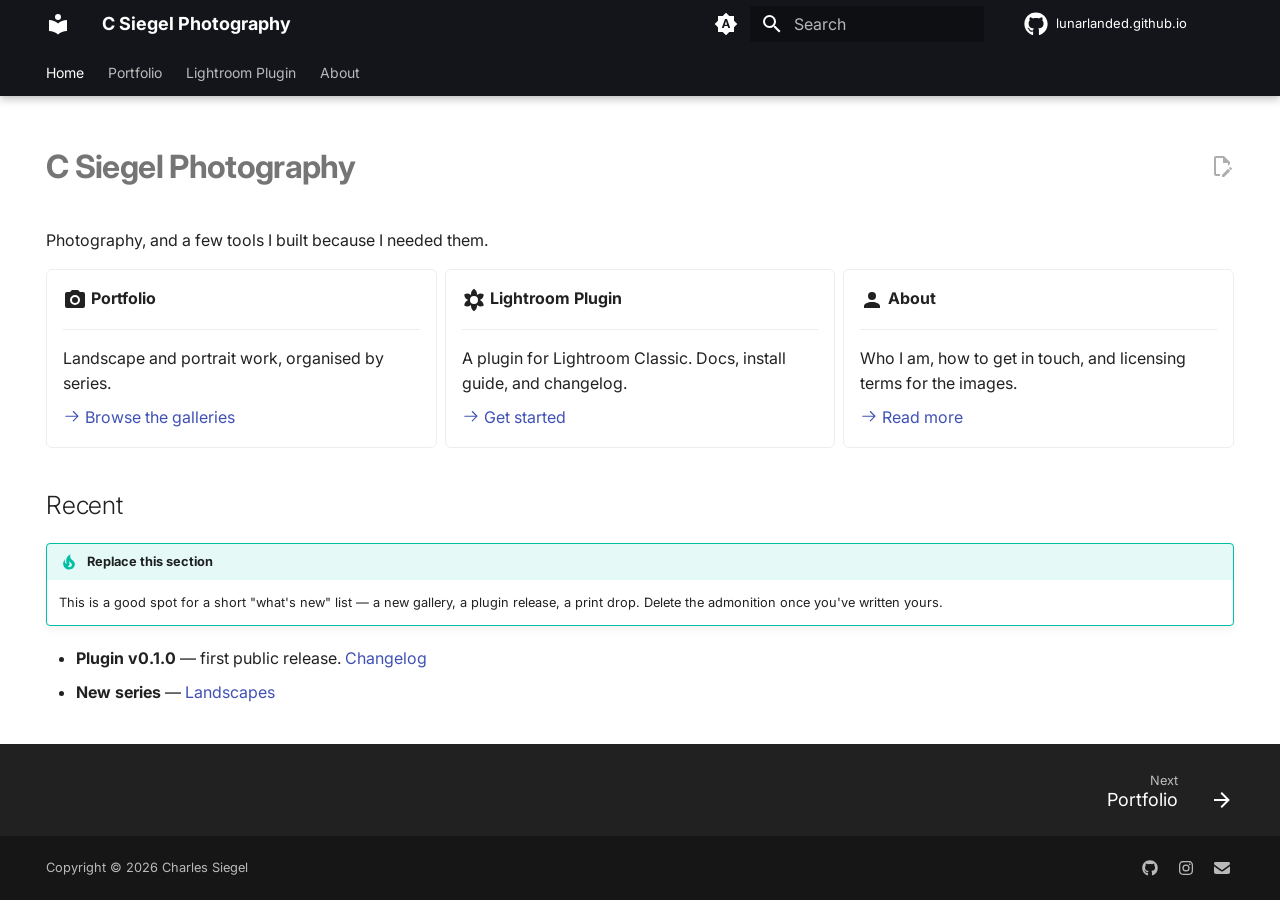
<file: index.html>
<!doctype html>
<html lang="en" class="no-js">
  <head>
    
      <meta charset="utf-8">
      <meta name="viewport" content="width=device-width,initial-scale=1">
      
        <meta name="description" content="Photography, tools, and odds and ends.">
      
      
        <meta name="author" content="Charles Siegel">
      
      
        <link rel="canonical" href="https://docs.csiegel.photography/">
      
      
      
        <link rel="next" href="portfolio/">
      
      
        
      
      
      <link rel="icon" href="assets/images/favicon.png">
      <meta name="generator" content="mkdocs-1.6.1, mkdocs-material-9.7.7">
    
    
      
        <title>C Siegel Photography</title>
      
    
    
      <link rel="stylesheet" href="assets/stylesheets/main.ec1eaa64.min.css">
      
        
        <link rel="stylesheet" href="assets/stylesheets/palette.ab4e12ef.min.css">
      
      


    
    
      
    
    
      
        
        
        <link rel="preconnect" href="https://fonts.gstatic.com" crossorigin>
        <link rel="stylesheet" href="https://fonts.googleapis.com/css?family=Inter:300,300i,400,400i,700,700i%7CJetBrains+Mono:400,400i,700,700i&display=fallback">
        <style>:root{--md-text-font:"Inter";--md-code-font:"JetBrains Mono"}</style>
      
    
    
      <link rel="stylesheet" href="assets/stylesheets/extra.css">
    
    <script>__md_scope=new URL(".",location),__md_hash=e=>[...e].reduce(((e,_)=>(e<<5)-e+_.charCodeAt(0)),0),__md_get=(e,_=localStorage,t=__md_scope)=>JSON.parse(_.getItem(t.pathname+"."+e)),__md_set=(e,_,t=localStorage,a=__md_scope)=>{try{t.setItem(a.pathname+"."+e,JSON.stringify(_))}catch(e){}}</script>
    
      

    
    
   <link href="assets/stylesheets/glightbox.min.css" rel="stylesheet"/><style>
    html.glightbox-open { overflow: initial; height: 100%; }
    .gslide-title { margin-top: 0px; user-select: text; }
    .gslide-desc { color: #666; user-select: text; }
    .gslide-image img { background: white; }
    .gscrollbar-fixer { padding-right: 15px; }
    .gdesc-inner { font-size: 0.75rem; }
    body[data-md-color-scheme="slate"] .gdesc-inner { background: var(--md-default-bg-color);}
    body[data-md-color-scheme="slate"] .gslide-title { color: var(--md-default-fg-color);}
    body[data-md-color-scheme="slate"] .gslide-desc { color: var(--md-default-fg-color);}</style> <script src="assets/javascripts/glightbox.min.js"></script></head>
  
  
    
    
      
    
    
    
    
    <body dir="ltr" data-md-color-scheme="default" data-md-color-primary="indigo" data-md-color-accent="indigo">
  
    
    <input class="md-toggle" data-md-toggle="drawer" type="checkbox" id="__drawer" autocomplete="off">
    <input class="md-toggle" data-md-toggle="search" type="checkbox" id="__search" autocomplete="off">
    <label class="md-overlay" for="__drawer"></label>
    <div data-md-component="skip">
      
        
        <a href="#c-siegel-photography" class="md-skip">
          Skip to content
        </a>
      
    </div>
    <div data-md-component="announce">
      
    </div>
    
    
      

  

<header class="md-header md-header--shadow md-header--lifted" data-md-component="header">
  <nav class="md-header__inner md-grid" aria-label="Header">
    <a href="." title="C Siegel Photography" class="md-header__button md-logo" aria-label="C Siegel Photography" data-md-component="logo">
      
  
  <svg xmlns="http://www.w3.org/2000/svg" viewBox="0 0 24 24"><path d="M12 8a3 3 0 0 0 3-3 3 3 0 0 0-3-3 3 3 0 0 0-3 3 3 3 0 0 0 3 3m0 3.54C9.64 9.35 6.5 8 3 8v11c3.5 0 6.64 1.35 9 3.54 2.36-2.19 5.5-3.54 9-3.54V8c-3.5 0-6.64 1.35-9 3.54"/></svg>

    </a>
    <label class="md-header__button md-icon" for="__drawer">
      
      <svg xmlns="http://www.w3.org/2000/svg" viewBox="0 0 24 24"><path d="M3 6h18v2H3zm0 5h18v2H3zm0 5h18v2H3z"/></svg>
    </label>
    <div class="md-header__title" data-md-component="header-title">
      <div class="md-header__ellipsis">
        <div class="md-header__topic">
          <span class="md-ellipsis">
            C Siegel Photography
          </span>
        </div>
        <div class="md-header__topic" data-md-component="header-topic">
          <span class="md-ellipsis">
            
              Home
            
          </span>
        </div>
      </div>
    </div>
    
      
        <form class="md-header__option" data-md-component="palette">
  
    
    
    
    <input class="md-option" data-md-color-media="(prefers-color-scheme)" data-md-color-scheme="default" data-md-color-primary="indigo" data-md-color-accent="indigo"  aria-label="Switch to light mode"  type="radio" name="__palette" id="__palette_0">
    
      <label class="md-header__button md-icon" title="Switch to light mode" for="__palette_1" hidden>
        <svg xmlns="http://www.w3.org/2000/svg" viewBox="0 0 24 24"><path d="m14.3 16-.7-2h-3.2l-.7 2H7.8L11 7h2l3.2 9zM20 8.69V4h-4.69L12 .69 8.69 4H4v4.69L.69 12 4 15.31V20h4.69L12 23.31 15.31 20H20v-4.69L23.31 12zm-9.15 3.96h2.3L12 9z"/></svg>
      </label>
    
  
    
    
    
    <input class="md-option" data-md-color-media="(prefers-color-scheme: light)" data-md-color-scheme="default" data-md-color-primary="black" data-md-color-accent="deep-orange"  aria-label="Switch to dark mode"  type="radio" name="__palette" id="__palette_1">
    
      <label class="md-header__button md-icon" title="Switch to dark mode" for="__palette_2" hidden>
        <svg xmlns="http://www.w3.org/2000/svg" viewBox="0 0 24 24"><path d="M12 8a4 4 0 0 0-4 4 4 4 0 0 0 4 4 4 4 0 0 0 4-4 4 4 0 0 0-4-4m0 10a6 6 0 0 1-6-6 6 6 0 0 1 6-6 6 6 0 0 1 6 6 6 6 0 0 1-6 6m8-9.31V4h-4.69L12 .69 8.69 4H4v4.69L.69 12 4 15.31V20h4.69L12 23.31 15.31 20H20v-4.69L23.31 12z"/></svg>
      </label>
    
  
    
    
    
    <input class="md-option" data-md-color-media="(prefers-color-scheme: dark)" data-md-color-scheme="slate" data-md-color-primary="black" data-md-color-accent="deep-orange"  aria-label="Switch to system preference"  type="radio" name="__palette" id="__palette_2">
    
      <label class="md-header__button md-icon" title="Switch to system preference" for="__palette_0" hidden>
        <svg xmlns="http://www.w3.org/2000/svg" viewBox="0 0 24 24"><path d="M12 18c-.89 0-1.74-.2-2.5-.55C11.56 16.5 13 14.42 13 12s-1.44-4.5-3.5-5.45C10.26 6.2 11.11 6 12 6a6 6 0 0 1 6 6 6 6 0 0 1-6 6m8-9.31V4h-4.69L12 .69 8.69 4H4v4.69L.69 12 4 15.31V20h4.69L12 23.31 15.31 20H20v-4.69L23.31 12z"/></svg>
      </label>
    
  
</form>
      
    
    
      <script>var palette=__md_get("__palette");if(palette&&palette.color){if("(prefers-color-scheme)"===palette.color.media){var media=matchMedia("(prefers-color-scheme: light)"),input=document.querySelector(media.matches?"[data-md-color-media='(prefers-color-scheme: light)']":"[data-md-color-media='(prefers-color-scheme: dark)']");palette.color.media=input.getAttribute("data-md-color-media"),palette.color.scheme=input.getAttribute("data-md-color-scheme"),palette.color.primary=input.getAttribute("data-md-color-primary"),palette.color.accent=input.getAttribute("data-md-color-accent")}for(var[key,value]of Object.entries(palette.color))document.body.setAttribute("data-md-color-"+key,value)}</script>
    
    
    
      
      
        <label class="md-header__button md-icon" for="__search">
          
          <svg xmlns="http://www.w3.org/2000/svg" viewBox="0 0 24 24"><path d="M9.5 3A6.5 6.5 0 0 1 16 9.5c0 1.61-.59 3.09-1.56 4.23l.27.27h.79l5 5-1.5 1.5-5-5v-.79l-.27-.27A6.52 6.52 0 0 1 9.5 16 6.5 6.5 0 0 1 3 9.5 6.5 6.5 0 0 1 9.5 3m0 2C7 5 5 7 5 9.5S7 14 9.5 14 14 12 14 9.5 12 5 9.5 5"/></svg>
        </label>
        <div class="md-search" data-md-component="search" role="dialog">
  <label class="md-search__overlay" for="__search"></label>
  <div class="md-search__inner" role="search">
    <form class="md-search__form" name="search">
      <input type="text" class="md-search__input" name="query" aria-label="Search" placeholder="Search" autocapitalize="off" autocorrect="off" autocomplete="off" spellcheck="false" data-md-component="search-query" required>
      <label class="md-search__icon md-icon" for="__search">
        
        <svg xmlns="http://www.w3.org/2000/svg" viewBox="0 0 24 24"><path d="M9.5 3A6.5 6.5 0 0 1 16 9.5c0 1.61-.59 3.09-1.56 4.23l.27.27h.79l5 5-1.5 1.5-5-5v-.79l-.27-.27A6.52 6.52 0 0 1 9.5 16 6.5 6.5 0 0 1 3 9.5 6.5 6.5 0 0 1 9.5 3m0 2C7 5 5 7 5 9.5S7 14 9.5 14 14 12 14 9.5 12 5 9.5 5"/></svg>
        
        <svg xmlns="http://www.w3.org/2000/svg" viewBox="0 0 24 24"><path d="M20 11v2H8l5.5 5.5-1.42 1.42L4.16 12l7.92-7.92L13.5 5.5 8 11z"/></svg>
      </label>
      <nav class="md-search__options" aria-label="Search">
        
          <a href="javascript:void(0)" class="md-search__icon md-icon" title="Share" aria-label="Share" data-clipboard data-clipboard-text="" data-md-component="search-share" tabindex="-1">
            
            <svg xmlns="http://www.w3.org/2000/svg" viewBox="0 0 24 24"><path d="M18 16.08c-.76 0-1.44.3-1.96.77L8.91 12.7c.05-.23.09-.46.09-.7s-.04-.47-.09-.7l7.05-4.11c.54.5 1.25.81 2.04.81a3 3 0 0 0 3-3 3 3 0 0 0-3-3 3 3 0 0 0-3 3c0 .24.04.47.09.7L8.04 9.81C7.5 9.31 6.79 9 6 9a3 3 0 0 0-3 3 3 3 0 0 0 3 3c.79 0 1.5-.31 2.04-.81l7.12 4.15c-.05.21-.08.43-.08.66 0 1.61 1.31 2.91 2.92 2.91s2.92-1.3 2.92-2.91A2.92 2.92 0 0 0 18 16.08"/></svg>
          </a>
        
        <button type="reset" class="md-search__icon md-icon" title="Clear" aria-label="Clear" tabindex="-1">
          
          <svg xmlns="http://www.w3.org/2000/svg" viewBox="0 0 24 24"><path d="M19 6.41 17.59 5 12 10.59 6.41 5 5 6.41 10.59 12 5 17.59 6.41 19 12 13.41 17.59 19 19 17.59 13.41 12z"/></svg>
        </button>
      </nav>
      
        <div class="md-search__suggest" data-md-component="search-suggest"></div>
      
    </form>
    <div class="md-search__output">
      <div class="md-search__scrollwrap" tabindex="0" data-md-scrollfix>
        <div class="md-search-result" data-md-component="search-result">
          <div class="md-search-result__meta">
            Initializing search
          </div>
          <ol class="md-search-result__list" role="presentation"></ol>
        </div>
      </div>
    </div>
  </div>
</div>
      
    
    
      <div class="md-header__source">
        <a href="https://github.com/LunarLanded/lunarlanded.github.io" title="Go to repository" class="md-source" data-md-component="source">
  <div class="md-source__icon md-icon">
    
    <svg xmlns="http://www.w3.org/2000/svg" viewBox="0 0 512 512"><!--! Font Awesome Free 7.1.0 by @fontawesome - https://fontawesome.com License - https://fontawesome.com/license/free (Icons: CC BY 4.0, Fonts: SIL OFL 1.1, Code: MIT License) Copyright 2025 Fonticons, Inc.--><path d="M173.9 397.4c0 2-2.3 3.6-5.2 3.6-3.3.3-5.6-1.3-5.6-3.6 0-2 2.3-3.6 5.2-3.6 3-.3 5.6 1.3 5.6 3.6m-31.1-4.5c-.7 2 1.3 4.3 4.3 4.9 2.6 1 5.6 0 6.2-2s-1.3-4.3-4.3-5.2c-2.6-.7-5.5.3-6.2 2.3m44.2-1.7c-2.9.7-4.9 2.6-4.6 4.9.3 2 2.9 3.3 5.9 2.6 2.9-.7 4.9-2.6 4.6-4.6-.3-1.9-3-3.2-5.9-2.9M252.8 8C114.1 8 8 113.3 8 252c0 110.9 69.8 205.8 169.5 239.2 12.8 2.3 17.3-5.6 17.3-12.1 0-6.2-.3-40.4-.3-61.4 0 0-70 15-84.7-29.8 0 0-11.4-29.1-27.8-36.6 0 0-22.9-15.7 1.6-15.4 0 0 24.9 2 38.6 25.8 21.9 38.6 58.6 27.5 72.9 20.9 2.3-16 8.8-27.1 16-33.7-55.9-6.2-112.3-14.3-112.3-110.5 0-27.5 7.6-41.3 23.6-58.9-2.6-6.5-11.1-33.3 2.6-67.9 20.9-6.5 69 27 69 27 20-5.6 41.5-8.5 62.8-8.5s42.8 2.9 62.8 8.5c0 0 48.1-33.6 69-27 13.7 34.7 5.2 61.4 2.6 67.9 16 17.7 25.8 31.5 25.8 58.9 0 96.5-58.9 104.2-114.8 110.5 9.2 7.9 17 22.9 17 46.4 0 33.7-.3 75.4-.3 83.6 0 6.5 4.6 14.4 17.3 12.1C436.2 457.8 504 362.9 504 252 504 113.3 391.5 8 252.8 8M105.2 352.9c-1.3 1-1 3.3.7 5.2 1.6 1.6 3.9 2.3 5.2 1 1.3-1 1-3.3-.7-5.2-1.6-1.6-3.9-2.3-5.2-1m-10.8-8.1c-.7 1.3.3 2.9 2.3 3.9 1.6 1 3.6.7 4.3-.7.7-1.3-.3-2.9-2.3-3.9-2-.6-3.6-.3-4.3.7m32.4 35.6c-1.6 1.3-1 4.3 1.3 6.2 2.3 2.3 5.2 2.6 6.5 1 1.3-1.3.7-4.3-1.3-6.2-2.2-2.3-5.2-2.6-6.5-1m-11.4-14.7c-1.6 1-1.6 3.6 0 5.9s4.3 3.3 5.6 2.3c1.6-1.3 1.6-3.9 0-6.2-1.4-2.3-4-3.3-5.6-2"/></svg>
  </div>
  <div class="md-source__repository">
    lunarlanded.github.io
  </div>
</a>
      </div>
    
  </nav>
  
    
      
<nav class="md-tabs" aria-label="Tabs" data-md-component="tabs">
  <div class="md-grid">
    <ul class="md-tabs__list">
      
        
  
  
  
    
  
  
    <li class="md-tabs__item md-tabs__item--active">
      <a href="." class="md-tabs__link">
        
  
  
    
  
  Home

      </a>
    </li>
  

      
        
  
  
  
  
    
    
      <li class="md-tabs__item">
        <a href="portfolio/" class="md-tabs__link">
          
  
  
    
  
  Portfolio

        </a>
      </li>
    
  

      
        
  
  
  
  
    
    
      <li class="md-tabs__item">
        <a href="plugin/" class="md-tabs__link">
          
  
  
    
  
  Lightroom Plugin

        </a>
      </li>
    
  

      
        
  
  
  
  
    
    
      <li class="md-tabs__item">
        <a href="about/" class="md-tabs__link">
          
  
  
    
  
  About

        </a>
      </li>
    
  

      
    </ul>
  </div>
</nav>
    
  
</header>
    
    <div class="md-container" data-md-component="container">
      
      
        
      
      <main class="md-main" data-md-component="main">
        <div class="md-main__inner md-grid">
          
            
              
                
              
              <div class="md-sidebar md-sidebar--primary" data-md-component="sidebar" data-md-type="navigation" hidden>
                <div class="md-sidebar__scrollwrap">
                  <div class="md-sidebar__inner">
                    


  


<nav class="md-nav md-nav--primary md-nav--lifted" aria-label="Navigation" data-md-level="0">
  <label class="md-nav__title" for="__drawer">
    <a href="." title="C Siegel Photography" class="md-nav__button md-logo" aria-label="C Siegel Photography" data-md-component="logo">
      
  
  <svg xmlns="http://www.w3.org/2000/svg" viewBox="0 0 24 24"><path d="M12 8a3 3 0 0 0 3-3 3 3 0 0 0-3-3 3 3 0 0 0-3 3 3 3 0 0 0 3 3m0 3.54C9.64 9.35 6.5 8 3 8v11c3.5 0 6.64 1.35 9 3.54 2.36-2.19 5.5-3.54 9-3.54V8c-3.5 0-6.64 1.35-9 3.54"/></svg>

    </a>
    C Siegel Photography
  </label>
  
    <div class="md-nav__source">
      <a href="https://github.com/LunarLanded/lunarlanded.github.io" title="Go to repository" class="md-source" data-md-component="source">
  <div class="md-source__icon md-icon">
    
    <svg xmlns="http://www.w3.org/2000/svg" viewBox="0 0 512 512"><!--! Font Awesome Free 7.1.0 by @fontawesome - https://fontawesome.com License - https://fontawesome.com/license/free (Icons: CC BY 4.0, Fonts: SIL OFL 1.1, Code: MIT License) Copyright 2025 Fonticons, Inc.--><path d="M173.9 397.4c0 2-2.3 3.6-5.2 3.6-3.3.3-5.6-1.3-5.6-3.6 0-2 2.3-3.6 5.2-3.6 3-.3 5.6 1.3 5.6 3.6m-31.1-4.5c-.7 2 1.3 4.3 4.3 4.9 2.6 1 5.6 0 6.2-2s-1.3-4.3-4.3-5.2c-2.6-.7-5.5.3-6.2 2.3m44.2-1.7c-2.9.7-4.9 2.6-4.6 4.9.3 2 2.9 3.3 5.9 2.6 2.9-.7 4.9-2.6 4.6-4.6-.3-1.9-3-3.2-5.9-2.9M252.8 8C114.1 8 8 113.3 8 252c0 110.9 69.8 205.8 169.5 239.2 12.8 2.3 17.3-5.6 17.3-12.1 0-6.2-.3-40.4-.3-61.4 0 0-70 15-84.7-29.8 0 0-11.4-29.1-27.8-36.6 0 0-22.9-15.7 1.6-15.4 0 0 24.9 2 38.6 25.8 21.9 38.6 58.6 27.5 72.9 20.9 2.3-16 8.8-27.1 16-33.7-55.9-6.2-112.3-14.3-112.3-110.5 0-27.5 7.6-41.3 23.6-58.9-2.6-6.5-11.1-33.3 2.6-67.9 20.9-6.5 69 27 69 27 20-5.6 41.5-8.5 62.8-8.5s42.8 2.9 62.8 8.5c0 0 48.1-33.6 69-27 13.7 34.7 5.2 61.4 2.6 67.9 16 17.7 25.8 31.5 25.8 58.9 0 96.5-58.9 104.2-114.8 110.5 9.2 7.9 17 22.9 17 46.4 0 33.7-.3 75.4-.3 83.6 0 6.5 4.6 14.4 17.3 12.1C436.2 457.8 504 362.9 504 252 504 113.3 391.5 8 252.8 8M105.2 352.9c-1.3 1-1 3.3.7 5.2 1.6 1.6 3.9 2.3 5.2 1 1.3-1 1-3.3-.7-5.2-1.6-1.6-3.9-2.3-5.2-1m-10.8-8.1c-.7 1.3.3 2.9 2.3 3.9 1.6 1 3.6.7 4.3-.7.7-1.3-.3-2.9-2.3-3.9-2-.6-3.6-.3-4.3.7m32.4 35.6c-1.6 1.3-1 4.3 1.3 6.2 2.3 2.3 5.2 2.6 6.5 1 1.3-1.3.7-4.3-1.3-6.2-2.2-2.3-5.2-2.6-6.5-1m-11.4-14.7c-1.6 1-1.6 3.6 0 5.9s4.3 3.3 5.6 2.3c1.6-1.3 1.6-3.9 0-6.2-1.4-2.3-4-3.3-5.6-2"/></svg>
  </div>
  <div class="md-source__repository">
    lunarlanded.github.io
  </div>
</a>
    </div>
  
  <ul class="md-nav__list" data-md-scrollfix>
    
      
      
  
  
    
  
  
  
    <li class="md-nav__item md-nav__item--active">
      
      <input class="md-nav__toggle md-toggle" type="checkbox" id="__toc">
      
      
        
      
      
        <label class="md-nav__link md-nav__link--active" for="__toc">
          
  
  
  <span class="md-ellipsis">
    
  
    Home
  

    
  </span>
  
  

          <span class="md-nav__icon md-icon"></span>
        </label>
      
      <a href="." class="md-nav__link md-nav__link--active">
        
  
  
  <span class="md-ellipsis">
    
  
    Home
  

    
  </span>
  
  

      </a>
      
        

<nav class="md-nav md-nav--secondary" aria-label="Table of contents">
  
  
  
    
  
  
    <label class="md-nav__title" for="__toc">
      <span class="md-nav__icon md-icon"></span>
      Table of contents
    </label>
    <ul class="md-nav__list" data-md-component="toc" data-md-scrollfix>
      
        <li class="md-nav__item">
  <a href="#recent" class="md-nav__link">
    <span class="md-ellipsis">
      
        Recent
      
    </span>
  </a>
  
</li>
      
    </ul>
  
</nav>
      
    </li>
  

    
      
      
  
  
  
  
    
    
      
        
          
        
      
        
      
        
      
        
      
    
    
    
      
      
        
      
    
    
    <li class="md-nav__item md-nav__item--nested">
      
        
        
        <input class="md-nav__toggle md-toggle " type="checkbox" id="__nav_2" >
        
          
          <div class="md-nav__link md-nav__container">
            <a href="portfolio/" class="md-nav__link ">
              
  
  
  <span class="md-ellipsis">
    
  
    Portfolio
  

    
  </span>
  
  

            </a>
            
              
              <label class="md-nav__link " for="__nav_2" id="__nav_2_label" tabindex="0">
                <span class="md-nav__icon md-icon"></span>
              </label>
            
          </div>
        
        <nav class="md-nav" data-md-level="1" aria-labelledby="__nav_2_label" aria-expanded="false">
          <label class="md-nav__title" for="__nav_2">
            <span class="md-nav__icon md-icon"></span>
            
  
    Portfolio
  

          </label>
          <ul class="md-nav__list" data-md-scrollfix>
            
              
            
              
                
  
  
  
  
    <li class="md-nav__item">
      <a href="portfolio/landscapes/" class="md-nav__link">
        
  
  
  <span class="md-ellipsis">
    
  
    Landscapes
  

    
  </span>
  
  

      </a>
    </li>
  

              
            
              
                
  
  
  
  
    <li class="md-nav__item">
      <a href="portfolio/portraits/" class="md-nav__link">
        
  
  
  <span class="md-ellipsis">
    
  
    Portraits
  

    
  </span>
  
  

      </a>
    </li>
  

              
            
              
                
  
  
  
  
    <li class="md-nav__item">
      <a href="portfolio/postcards/" class="md-nav__link">
        
  
  
  <span class="md-ellipsis">
    
  
    Postcards
  

    
  </span>
  
  

      </a>
    </li>
  

              
            
          </ul>
        </nav>
      
    </li>
  

    
      
      
  
  
  
  
    
    
      
        
          
        
      
        
      
        
      
        
      
        
      
    
    
    
      
      
        
      
    
    
    <li class="md-nav__item md-nav__item--nested">
      
        
        
        <input class="md-nav__toggle md-toggle " type="checkbox" id="__nav_3" >
        
          
          <div class="md-nav__link md-nav__container">
            <a href="plugin/" class="md-nav__link ">
              
  
  
  <span class="md-ellipsis">
    
  
    Lightroom Plugin
  

    
  </span>
  
  

            </a>
            
              
              <label class="md-nav__link " for="__nav_3" id="__nav_3_label" tabindex="0">
                <span class="md-nav__icon md-icon"></span>
              </label>
            
          </div>
        
        <nav class="md-nav" data-md-level="1" aria-labelledby="__nav_3_label" aria-expanded="false">
          <label class="md-nav__title" for="__nav_3">
            <span class="md-nav__icon md-icon"></span>
            
  
    Lightroom Plugin
  

          </label>
          <ul class="md-nav__list" data-md-scrollfix>
            
              
            
              
                
  
  
  
  
    <li class="md-nav__item">
      <a href="plugin/installation/" class="md-nav__link">
        
  
  
  <span class="md-ellipsis">
    
  
    Installation
  

    
  </span>
  
  

      </a>
    </li>
  

              
            
              
                
  
  
  
  
    <li class="md-nav__item">
      <a href="plugin/usage/" class="md-nav__link">
        
  
  
  <span class="md-ellipsis">
    
  
    Usage
  

    
  </span>
  
  

      </a>
    </li>
  

              
            
              
                
  
  
  
  
    <li class="md-nav__item">
      <a href="plugin/changelog/" class="md-nav__link">
        
  
  
  <span class="md-ellipsis">
    
  
    Changelog
  

    
  </span>
  
  

      </a>
    </li>
  

              
            
              
                
  
  
  
  
    <li class="md-nav__item">
      <a href="plugin/faq/" class="md-nav__link">
        
  
  
  <span class="md-ellipsis">
    
  
    FAQ
  

    
  </span>
  
  

      </a>
    </li>
  

              
            
          </ul>
        </nav>
      
    </li>
  

    
      
      
  
  
  
  
    
    
      
        
          
        
      
        
      
        
      
    
    
    
      
      
        
      
    
    
    <li class="md-nav__item md-nav__item--nested">
      
        
        
        <input class="md-nav__toggle md-toggle " type="checkbox" id="__nav_4" >
        
          
          <div class="md-nav__link md-nav__container">
            <a href="about/" class="md-nav__link ">
              
  
  
  <span class="md-ellipsis">
    
  
    About
  

    
  </span>
  
  

            </a>
            
              
              <label class="md-nav__link " for="__nav_4" id="__nav_4_label" tabindex="0">
                <span class="md-nav__icon md-icon"></span>
              </label>
            
          </div>
        
        <nav class="md-nav" data-md-level="1" aria-labelledby="__nav_4_label" aria-expanded="false">
          <label class="md-nav__title" for="__nav_4">
            <span class="md-nav__icon md-icon"></span>
            
  
    About
  

          </label>
          <ul class="md-nav__list" data-md-scrollfix>
            
              
            
              
                
  
  
  
  
    <li class="md-nav__item">
      <a href="about/contact/" class="md-nav__link">
        
  
  
  <span class="md-ellipsis">
    
  
    Contact
  

    
  </span>
  
  

      </a>
    </li>
  

              
            
              
                
  
  
  
  
    <li class="md-nav__item">
      <a href="about/licensing/" class="md-nav__link">
        
  
  
  <span class="md-ellipsis">
    
  
    Licensing
  

    
  </span>
  
  

      </a>
    </li>
  

              
            
          </ul>
        </nav>
      
    </li>
  

    
  </ul>
</nav>
                  </div>
                </div>
              </div>
            
            
              
                
              
              <div class="md-sidebar md-sidebar--secondary" data-md-component="sidebar" data-md-type="toc" hidden>
                <div class="md-sidebar__scrollwrap">
                  <div class="md-sidebar__inner">
                    

<nav class="md-nav md-nav--secondary" aria-label="Table of contents">
  
  
  
    
  
  
    <label class="md-nav__title" for="__toc">
      <span class="md-nav__icon md-icon"></span>
      Table of contents
    </label>
    <ul class="md-nav__list" data-md-component="toc" data-md-scrollfix>
      
        <li class="md-nav__item">
  <a href="#recent" class="md-nav__link">
    <span class="md-ellipsis">
      
        Recent
      
    </span>
  </a>
  
</li>
      
    </ul>
  
</nav>
                  </div>
                </div>
              </div>
            
          
          
            <div class="md-content" data-md-component="content">
              
              <article class="md-content__inner md-typeset">
                
                  
  



  
    <a href="https://github.com/LunarLanded/lunarlanded.github.io/edit/main/docs/index.md" title="Edit this page" class="md-content__button md-icon" rel="edit">
      
      <svg xmlns="http://www.w3.org/2000/svg" viewBox="0 0 24 24"><path d="M10 20H6V4h7v5h5v3.1l2-2V8l-6-6H6c-1.1 0-2 .9-2 2v16c0 1.1.9 2 2 2h4zm10.2-7c.1 0 .3.1.4.2l1.3 1.3c.2.2.2.6 0 .8l-1 1-2.1-2.1 1-1c.1-.1.2-.2.4-.2m0 3.9L14.1 23H12v-2.1l6.1-6.1z"/></svg>
    </a>
  
  


<h1 id="c-siegel-photography">C Siegel Photography<a class="headerlink" href="#c-siegel-photography" title="Anchor link to this section">&para;</a></h1>
<p>Photography, and a few tools I built because I needed them.</p>
<div class="grid cards">
<ul>
<li>
<p><span class="twemoji lg middle"><svg xmlns="http://www.w3.org/2000/svg" viewBox="0 0 24 24"><path d="M4 4h3l2-2h6l2 2h3a2 2 0 0 1 2 2v12a2 2 0 0 1-2 2H4a2 2 0 0 1-2-2V6a2 2 0 0 1 2-2m8 3a5 5 0 0 0-5 5 5 5 0 0 0 5 5 5 5 0 0 0 5-5 5 5 0 0 0-5-5m0 2a3 3 0 0 1 3 3 3 3 0 0 1-3 3 3 3 0 0 1-3-3 3 3 0 0 1 3-3"/></svg></span> <strong>Portfolio</strong></p>
<hr />
<p>Landscape and portrait work, organised by series.</p>
<p><a href="portfolio/"><span class="twemoji"><svg xmlns="http://www.w3.org/2000/svg" viewBox="0 0 24 24"><path d="M13.22 19.03a.75.75 0 0 1 0-1.06L18.19 13H3.75a.75.75 0 0 1 0-1.5h14.44l-4.97-4.97a.749.749 0 0 1 .326-1.275.75.75 0 0 1 .734.215l6.25 6.25a.75.75 0 0 1 0 1.06l-6.25 6.25a.75.75 0 0 1-1.06 0"/></svg></span> Browse the galleries</a></p>
</li>
<li>
<p><span class="twemoji lg middle"><svg xmlns="http://www.w3.org/2000/svg" viewBox="0 0 24 24"><path d="M12 16a4 4 0 0 1-4-4 4 4 0 0 1 4-4 4 4 0 0 1 4 4 4 4 0 0 1-4 4m6.7-3.6a6 6 0 0 0-.86-.4c.29-.11.58-.24.86-.4 1.92-1.1 2.99-3.1 3-5.19a6.01 6.01 0 0 0-6 0c-.28.16-.54.35-.78.54.05-.31.08-.63.08-.95 0-2.22-1.21-4.15-3-5.19C10.21 1.85 9 3.78 9 6c0 .32.03.64.08.95-.24-.2-.5-.39-.78-.55a6.01 6.01 0 0 0-6 0c0 2.07 1.07 4.1 3 5.19.28.16.57.29.86.41-.29.1-.58.23-.86.39a6 6 0 0 0-3 5.19 6.01 6.01 0 0 0 6 0c.28-.16.54-.35.78-.54-.05.32-.08.64-.08.96 0 2.22 1.21 4.15 3 5.19 1.79-1.04 3-2.97 3-5.19 0-.32-.03-.64-.08-.95q.36.3.78.54a6.01 6.01 0 0 0 6 0c-.01-2.09-1.08-4.09-3-5.19"/></svg></span> <strong>Lightroom Plugin</strong></p>
<hr />
<p>A plugin for Lightroom Classic. Docs, install guide, and changelog.</p>
<p><a href="plugin/"><span class="twemoji"><svg xmlns="http://www.w3.org/2000/svg" viewBox="0 0 24 24"><path d="M13.22 19.03a.75.75 0 0 1 0-1.06L18.19 13H3.75a.75.75 0 0 1 0-1.5h14.44l-4.97-4.97a.749.749 0 0 1 .326-1.275.75.75 0 0 1 .734.215l6.25 6.25a.75.75 0 0 1 0 1.06l-6.25 6.25a.75.75 0 0 1-1.06 0"/></svg></span> Get started</a></p>
</li>
<li>
<p><span class="twemoji lg middle"><svg xmlns="http://www.w3.org/2000/svg" viewBox="0 0 24 24"><path d="M12 4a4 4 0 0 1 4 4 4 4 0 0 1-4 4 4 4 0 0 1-4-4 4 4 0 0 1 4-4m0 10c4.42 0 8 1.79 8 4v2H4v-2c0-2.21 3.58-4 8-4"/></svg></span> <strong>About</strong></p>
<hr />
<p>Who I am, how to get in touch, and licensing terms for the images.</p>
<p><a href="about/"><span class="twemoji"><svg xmlns="http://www.w3.org/2000/svg" viewBox="0 0 24 24"><path d="M13.22 19.03a.75.75 0 0 1 0-1.06L18.19 13H3.75a.75.75 0 0 1 0-1.5h14.44l-4.97-4.97a.749.749 0 0 1 .326-1.275.75.75 0 0 1 .734.215l6.25 6.25a.75.75 0 0 1 0 1.06l-6.25 6.25a.75.75 0 0 1-1.06 0"/></svg></span> Read more</a></p>
</li>
</ul>
</div>
<h2 id="recent">Recent<a class="headerlink" href="#recent" title="Anchor link to this section">&para;</a></h2>
<div class="admonition tip">
<p class="admonition-title">Replace this section</p>
<p>This is a good spot for a short "what's new" list — a new gallery, a plugin
release, a print drop. Delete the admonition once you've written yours.</p>
</div>
<ul>
<li><strong>Plugin v0.1.0</strong> — first public release. <a href="plugin/changelog/">Changelog</a></li>
<li><strong>New series</strong> — <a href="portfolio/landscapes/">Landscapes</a></li>
</ul>







  
  




  



                
              </article>
            </div>
          
          
  <script>var tabs=__md_get("__tabs");if(Array.isArray(tabs))e:for(var set of document.querySelectorAll(".tabbed-set")){var labels=set.querySelector(".tabbed-labels");for(var tab of tabs)for(var label of labels.getElementsByTagName("label"))if(label.innerText.trim()===tab){var input=document.getElementById(label.htmlFor);input.checked=!0;continue e}}</script>

<script>var target=document.getElementById(location.hash.slice(1));target&&target.name&&(target.checked=target.name.startsWith("__tabbed_"))</script>
        </div>
        
          <button type="button" class="md-top md-icon" data-md-component="top" hidden>
  
  <svg xmlns="http://www.w3.org/2000/svg" viewBox="0 0 24 24"><path d="M13 20h-2V8l-5.5 5.5-1.42-1.42L12 4.16l7.92 7.92-1.42 1.42L13 8z"/></svg>
  Back to top
</button>
        
      </main>
      
        <footer class="md-footer">
  
    
      
        
      
      <nav class="md-footer__inner md-grid" aria-label="Footer" >
        
        
          
          <a href="portfolio/" class="md-footer__link md-footer__link--next" aria-label="Next: Portfolio">
            <div class="md-footer__title">
              <span class="md-footer__direction">
                Next
              </span>
              <div class="md-ellipsis">
                Portfolio
              </div>
            </div>
            <div class="md-footer__button md-icon">
              
              <svg xmlns="http://www.w3.org/2000/svg" viewBox="0 0 24 24"><path d="M4 11v2h12l-5.5 5.5 1.42 1.42L19.84 12l-7.92-7.92L10.5 5.5 16 11z"/></svg>
            </div>
          </a>
        
      </nav>
    
  
  <div class="md-footer-meta md-typeset">
    <div class="md-footer-meta__inner md-grid">
      <div class="md-copyright">
  
    <div class="md-copyright__highlight">
      Copyright &copy; 2026 Charles Siegel
    </div>
  
  
</div>
      
        
<div class="md-social">
  
    
    
    
    
      
      
    
    <a href="https://github.com/LunarLanded" target="_blank" rel="noopener" title="github.com" class="md-social__link">
      <svg xmlns="http://www.w3.org/2000/svg" viewBox="0 0 512 512"><!--! Font Awesome Free 7.1.0 by @fontawesome - https://fontawesome.com License - https://fontawesome.com/license/free (Icons: CC BY 4.0, Fonts: SIL OFL 1.1, Code: MIT License) Copyright 2025 Fonticons, Inc.--><path d="M173.9 397.4c0 2-2.3 3.6-5.2 3.6-3.3.3-5.6-1.3-5.6-3.6 0-2 2.3-3.6 5.2-3.6 3-.3 5.6 1.3 5.6 3.6m-31.1-4.5c-.7 2 1.3 4.3 4.3 4.9 2.6 1 5.6 0 6.2-2s-1.3-4.3-4.3-5.2c-2.6-.7-5.5.3-6.2 2.3m44.2-1.7c-2.9.7-4.9 2.6-4.6 4.9.3 2 2.9 3.3 5.9 2.6 2.9-.7 4.9-2.6 4.6-4.6-.3-1.9-3-3.2-5.9-2.9M252.8 8C114.1 8 8 113.3 8 252c0 110.9 69.8 205.8 169.5 239.2 12.8 2.3 17.3-5.6 17.3-12.1 0-6.2-.3-40.4-.3-61.4 0 0-70 15-84.7-29.8 0 0-11.4-29.1-27.8-36.6 0 0-22.9-15.7 1.6-15.4 0 0 24.9 2 38.6 25.8 21.9 38.6 58.6 27.5 72.9 20.9 2.3-16 8.8-27.1 16-33.7-55.9-6.2-112.3-14.3-112.3-110.5 0-27.5 7.6-41.3 23.6-58.9-2.6-6.5-11.1-33.3 2.6-67.9 20.9-6.5 69 27 69 27 20-5.6 41.5-8.5 62.8-8.5s42.8 2.9 62.8 8.5c0 0 48.1-33.6 69-27 13.7 34.7 5.2 61.4 2.6 67.9 16 17.7 25.8 31.5 25.8 58.9 0 96.5-58.9 104.2-114.8 110.5 9.2 7.9 17 22.9 17 46.4 0 33.7-.3 75.4-.3 83.6 0 6.5 4.6 14.4 17.3 12.1C436.2 457.8 504 362.9 504 252 504 113.3 391.5 8 252.8 8M105.2 352.9c-1.3 1-1 3.3.7 5.2 1.6 1.6 3.9 2.3 5.2 1 1.3-1 1-3.3-.7-5.2-1.6-1.6-3.9-2.3-5.2-1m-10.8-8.1c-.7 1.3.3 2.9 2.3 3.9 1.6 1 3.6.7 4.3-.7.7-1.3-.3-2.9-2.3-3.9-2-.6-3.6-.3-4.3.7m32.4 35.6c-1.6 1.3-1 4.3 1.3 6.2 2.3 2.3 5.2 2.6 6.5 1 1.3-1.3.7-4.3-1.3-6.2-2.2-2.3-5.2-2.6-6.5-1m-11.4-14.7c-1.6 1-1.6 3.6 0 5.9s4.3 3.3 5.6 2.3c1.6-1.3 1.6-3.9 0-6.2-1.4-2.3-4-3.3-5.6-2"/></svg>
    </a>
  
    
    
    
    
      
      
    
    <a href="https://instagram.com/fododoto" target="_blank" rel="noopener" title="instagram.com" class="md-social__link">
      <svg xmlns="http://www.w3.org/2000/svg" viewBox="0 0 448 512"><!--! Font Awesome Free 7.1.0 by @fontawesome - https://fontawesome.com License - https://fontawesome.com/license/free (Icons: CC BY 4.0, Fonts: SIL OFL 1.1, Code: MIT License) Copyright 2025 Fonticons, Inc.--><path d="M224.3 141a115 115 0 1 0-.6 230 115 115 0 1 0 .6-230m-.6 40.4a74.6 74.6 0 1 1 .6 149.2 74.6 74.6 0 1 1-.6-149.2m93.4-45.1a26.8 26.8 0 1 1 53.6 0 26.8 26.8 0 1 1-53.6 0m129.7 27.2c-1.7-35.9-9.9-67.7-36.2-93.9-26.2-26.2-58-34.4-93.9-36.2-37-2.1-147.9-2.1-184.9 0-35.8 1.7-67.6 9.9-93.9 36.1s-34.4 58-36.2 93.9c-2.1 37-2.1 147.9 0 184.9 1.7 35.9 9.9 67.7 36.2 93.9s58 34.4 93.9 36.2c37 2.1 147.9 2.1 184.9 0 35.9-1.7 67.7-9.9 93.9-36.2 26.2-26.2 34.4-58 36.2-93.9 2.1-37 2.1-147.8 0-184.8M399 388c-7.8 19.6-22.9 34.7-42.6 42.6-29.5 11.7-99.5 9-132.1 9s-102.7 2.6-132.1-9c-19.6-7.8-34.7-22.9-42.6-42.6-11.7-29.5-9-99.5-9-132.1s-2.6-102.7 9-132.1c7.8-19.6 22.9-34.7 42.6-42.6 29.5-11.7 99.5-9 132.1-9s102.7-2.6 132.1 9c19.6 7.8 34.7 22.9 42.6 42.6 11.7 29.5 9 99.5 9 132.1s2.7 102.7-9 132.1"/></svg>
    </a>
  
    
    
    
    
    <a href="mailto:hello@csiegel.photography" target="_blank" rel="noopener" title="" class="md-social__link">
      <svg xmlns="http://www.w3.org/2000/svg" viewBox="0 0 512 512"><!--! Font Awesome Free 7.1.0 by @fontawesome - https://fontawesome.com License - https://fontawesome.com/license/free (Icons: CC BY 4.0, Fonts: SIL OFL 1.1, Code: MIT License) Copyright 2025 Fonticons, Inc.--><path d="M48 64C21.5 64 0 85.5 0 112c0 15.1 7.1 29.3 19.2 38.4l208 156a48 48 0 0 0 57.6 0l208-156c12.1-9.1 19.2-23.3 19.2-38.4 0-26.5-21.5-48-48-48zM0 196v188c0 35.3 28.7 64 64 64h384c35.3 0 64-28.7 64-64V196L313.6 344.8c-34.1 25.6-81.1 25.6-115.2 0z"/></svg>
    </a>
  
</div>
      
    </div>
  </div>
</footer>
      
    </div>
    <div class="md-dialog" data-md-component="dialog">
      <div class="md-dialog__inner md-typeset"></div>
    </div>
    
      <div class="md-progress" data-md-component="progress" role="progressbar"></div>
    
    
    
      
      
      <script id="__config" type="application/json">{"annotate": null, "base": ".", "features": ["navigation.instant", "navigation.instant.progress", "navigation.tracking", "navigation.tabs", "navigation.tabs.sticky", "navigation.sections", "navigation.indexes", "navigation.top", "navigation.footer", "toc.follow", "search.suggest", "search.highlight", "search.share", "content.code.copy", "content.code.annotate", "content.tabs.link", "content.action.edit", "content.tooltips"], "search": "assets/javascripts/workers/search.2c215733.min.js", "tags": null, "translations": {"clipboard.copied": "Copied to clipboard", "clipboard.copy": "Copy to clipboard", "search.result.more.one": "1 more on this page", "search.result.more.other": "# more on this page", "search.result.none": "No matching documents", "search.result.one": "1 matching document", "search.result.other": "# matching documents", "search.result.placeholder": "Type to start searching", "search.result.term.missing": "Missing", "select.version": "Select version"}, "version": null}</script>
    
    
      <script src="assets/javascripts/bundle.d7400e89.min.js"></script>
      
    
  <script id="init-glightbox">const lightbox = GLightbox({"touchNavigation": true, "loop": false, "zoomable": true, "draggable": true, "openEffect": "zoom", "closeEffect": "zoom", "slideEffect": "slide"});
document$.subscribe(() => { lightbox.reload() });
</script></body>
</html>
</file>
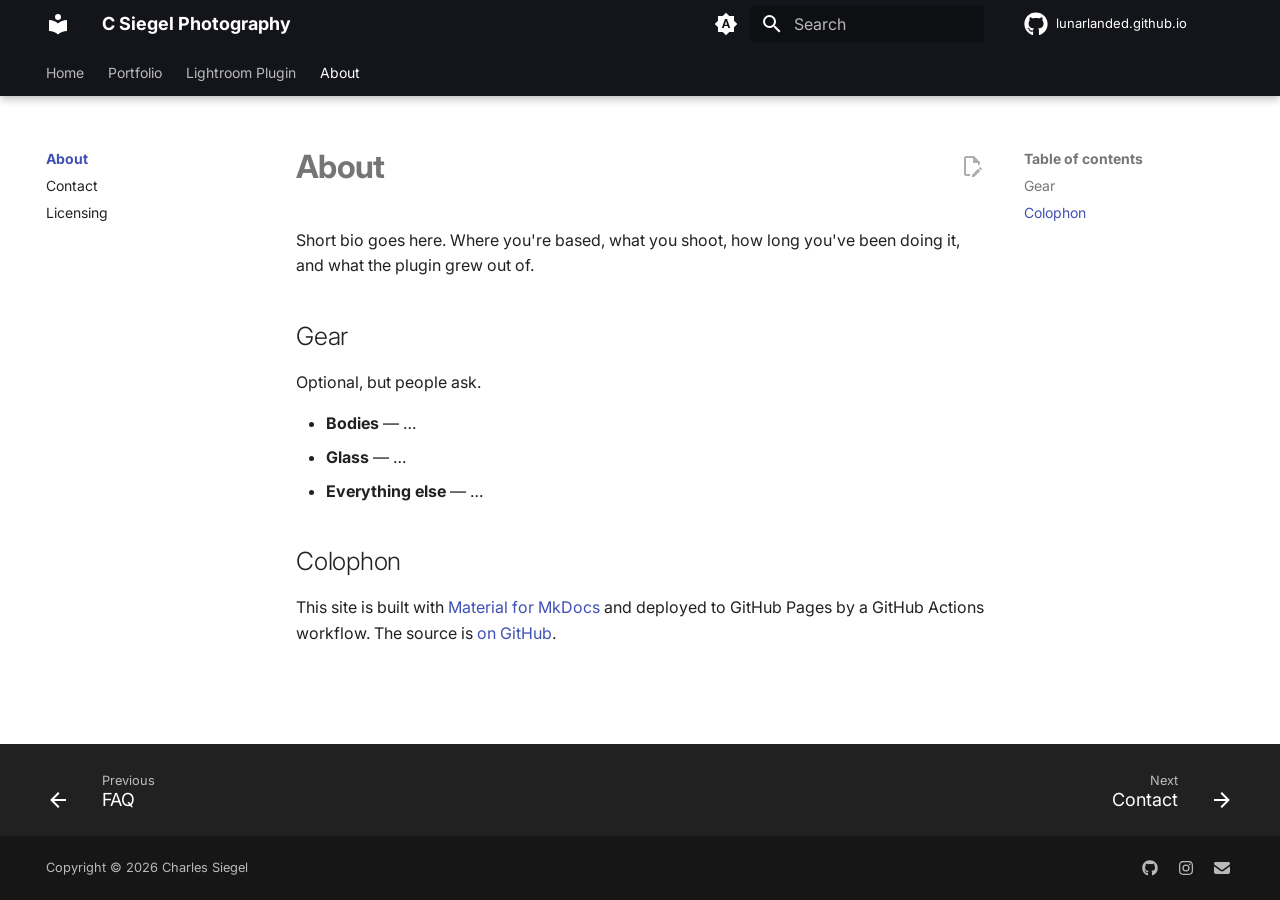
<file: about/index.html>
<!doctype html>
<html lang="en" class="no-js">
  <head>
    
      <meta charset="utf-8">
      <meta name="viewport" content="width=device-width,initial-scale=1">
      
        <meta name="description" content="Photography, tools, and odds and ends.">
      
      
        <meta name="author" content="Charles Siegel">
      
      
        <link rel="canonical" href="https://docs.csiegel.photography/about/">
      
      
        <link rel="prev" href="../plugin/faq/">
      
      
        <link rel="next" href="contact/">
      
      
        
      
      
      <link rel="icon" href="../assets/images/favicon.png">
      <meta name="generator" content="mkdocs-1.6.1, mkdocs-material-9.7.7">
    
    
      
        <title>About - C Siegel Photography</title>
      
    
    
      <link rel="stylesheet" href="../assets/stylesheets/main.ec1eaa64.min.css">
      
        
        <link rel="stylesheet" href="../assets/stylesheets/palette.ab4e12ef.min.css">
      
      


    
    
      
    
    
      
        
        
        <link rel="preconnect" href="https://fonts.gstatic.com" crossorigin>
        <link rel="stylesheet" href="https://fonts.googleapis.com/css?family=Inter:300,300i,400,400i,700,700i%7CJetBrains+Mono:400,400i,700,700i&display=fallback">
        <style>:root{--md-text-font:"Inter";--md-code-font:"JetBrains Mono"}</style>
      
    
    
      <link rel="stylesheet" href="../assets/stylesheets/extra.css">
    
    <script>__md_scope=new URL("..",location),__md_hash=e=>[...e].reduce(((e,_)=>(e<<5)-e+_.charCodeAt(0)),0),__md_get=(e,_=localStorage,t=__md_scope)=>JSON.parse(_.getItem(t.pathname+"."+e)),__md_set=(e,_,t=localStorage,a=__md_scope)=>{try{t.setItem(a.pathname+"."+e,JSON.stringify(_))}catch(e){}}</script>
    
      

    
    
   <link href="../assets/stylesheets/glightbox.min.css" rel="stylesheet"/><style>
    html.glightbox-open { overflow: initial; height: 100%; }
    .gslide-title { margin-top: 0px; user-select: text; }
    .gslide-desc { color: #666; user-select: text; }
    .gslide-image img { background: white; }
    .gscrollbar-fixer { padding-right: 15px; }
    .gdesc-inner { font-size: 0.75rem; }
    body[data-md-color-scheme="slate"] .gdesc-inner { background: var(--md-default-bg-color);}
    body[data-md-color-scheme="slate"] .gslide-title { color: var(--md-default-fg-color);}
    body[data-md-color-scheme="slate"] .gslide-desc { color: var(--md-default-fg-color);}</style> <script src="../assets/javascripts/glightbox.min.js"></script></head>
  
  
    
    
      
    
    
    
    
    <body dir="ltr" data-md-color-scheme="default" data-md-color-primary="indigo" data-md-color-accent="indigo">
  
    
    <input class="md-toggle" data-md-toggle="drawer" type="checkbox" id="__drawer" autocomplete="off">
    <input class="md-toggle" data-md-toggle="search" type="checkbox" id="__search" autocomplete="off">
    <label class="md-overlay" for="__drawer"></label>
    <div data-md-component="skip">
      
        
        <a href="#about" class="md-skip">
          Skip to content
        </a>
      
    </div>
    <div data-md-component="announce">
      
    </div>
    
    
      

  

<header class="md-header md-header--shadow md-header--lifted" data-md-component="header">
  <nav class="md-header__inner md-grid" aria-label="Header">
    <a href=".." title="C Siegel Photography" class="md-header__button md-logo" aria-label="C Siegel Photography" data-md-component="logo">
      
  
  <svg xmlns="http://www.w3.org/2000/svg" viewBox="0 0 24 24"><path d="M12 8a3 3 0 0 0 3-3 3 3 0 0 0-3-3 3 3 0 0 0-3 3 3 3 0 0 0 3 3m0 3.54C9.64 9.35 6.5 8 3 8v11c3.5 0 6.64 1.35 9 3.54 2.36-2.19 5.5-3.54 9-3.54V8c-3.5 0-6.64 1.35-9 3.54"/></svg>

    </a>
    <label class="md-header__button md-icon" for="__drawer">
      
      <svg xmlns="http://www.w3.org/2000/svg" viewBox="0 0 24 24"><path d="M3 6h18v2H3zm0 5h18v2H3zm0 5h18v2H3z"/></svg>
    </label>
    <div class="md-header__title" data-md-component="header-title">
      <div class="md-header__ellipsis">
        <div class="md-header__topic">
          <span class="md-ellipsis">
            C Siegel Photography
          </span>
        </div>
        <div class="md-header__topic" data-md-component="header-topic">
          <span class="md-ellipsis">
            
              About
            
          </span>
        </div>
      </div>
    </div>
    
      
        <form class="md-header__option" data-md-component="palette">
  
    
    
    
    <input class="md-option" data-md-color-media="(prefers-color-scheme)" data-md-color-scheme="default" data-md-color-primary="indigo" data-md-color-accent="indigo"  aria-label="Switch to light mode"  type="radio" name="__palette" id="__palette_0">
    
      <label class="md-header__button md-icon" title="Switch to light mode" for="__palette_1" hidden>
        <svg xmlns="http://www.w3.org/2000/svg" viewBox="0 0 24 24"><path d="m14.3 16-.7-2h-3.2l-.7 2H7.8L11 7h2l3.2 9zM20 8.69V4h-4.69L12 .69 8.69 4H4v4.69L.69 12 4 15.31V20h4.69L12 23.31 15.31 20H20v-4.69L23.31 12zm-9.15 3.96h2.3L12 9z"/></svg>
      </label>
    
  
    
    
    
    <input class="md-option" data-md-color-media="(prefers-color-scheme: light)" data-md-color-scheme="default" data-md-color-primary="black" data-md-color-accent="deep-orange"  aria-label="Switch to dark mode"  type="radio" name="__palette" id="__palette_1">
    
      <label class="md-header__button md-icon" title="Switch to dark mode" for="__palette_2" hidden>
        <svg xmlns="http://www.w3.org/2000/svg" viewBox="0 0 24 24"><path d="M12 8a4 4 0 0 0-4 4 4 4 0 0 0 4 4 4 4 0 0 0 4-4 4 4 0 0 0-4-4m0 10a6 6 0 0 1-6-6 6 6 0 0 1 6-6 6 6 0 0 1 6 6 6 6 0 0 1-6 6m8-9.31V4h-4.69L12 .69 8.69 4H4v4.69L.69 12 4 15.31V20h4.69L12 23.31 15.31 20H20v-4.69L23.31 12z"/></svg>
      </label>
    
  
    
    
    
    <input class="md-option" data-md-color-media="(prefers-color-scheme: dark)" data-md-color-scheme="slate" data-md-color-primary="black" data-md-color-accent="deep-orange"  aria-label="Switch to system preference"  type="radio" name="__palette" id="__palette_2">
    
      <label class="md-header__button md-icon" title="Switch to system preference" for="__palette_0" hidden>
        <svg xmlns="http://www.w3.org/2000/svg" viewBox="0 0 24 24"><path d="M12 18c-.89 0-1.74-.2-2.5-.55C11.56 16.5 13 14.42 13 12s-1.44-4.5-3.5-5.45C10.26 6.2 11.11 6 12 6a6 6 0 0 1 6 6 6 6 0 0 1-6 6m8-9.31V4h-4.69L12 .69 8.69 4H4v4.69L.69 12 4 15.31V20h4.69L12 23.31 15.31 20H20v-4.69L23.31 12z"/></svg>
      </label>
    
  
</form>
      
    
    
      <script>var palette=__md_get("__palette");if(palette&&palette.color){if("(prefers-color-scheme)"===palette.color.media){var media=matchMedia("(prefers-color-scheme: light)"),input=document.querySelector(media.matches?"[data-md-color-media='(prefers-color-scheme: light)']":"[data-md-color-media='(prefers-color-scheme: dark)']");palette.color.media=input.getAttribute("data-md-color-media"),palette.color.scheme=input.getAttribute("data-md-color-scheme"),palette.color.primary=input.getAttribute("data-md-color-primary"),palette.color.accent=input.getAttribute("data-md-color-accent")}for(var[key,value]of Object.entries(palette.color))document.body.setAttribute("data-md-color-"+key,value)}</script>
    
    
    
      
      
        <label class="md-header__button md-icon" for="__search">
          
          <svg xmlns="http://www.w3.org/2000/svg" viewBox="0 0 24 24"><path d="M9.5 3A6.5 6.5 0 0 1 16 9.5c0 1.61-.59 3.09-1.56 4.23l.27.27h.79l5 5-1.5 1.5-5-5v-.79l-.27-.27A6.52 6.52 0 0 1 9.5 16 6.5 6.5 0 0 1 3 9.5 6.5 6.5 0 0 1 9.5 3m0 2C7 5 5 7 5 9.5S7 14 9.5 14 14 12 14 9.5 12 5 9.5 5"/></svg>
        </label>
        <div class="md-search" data-md-component="search" role="dialog">
  <label class="md-search__overlay" for="__search"></label>
  <div class="md-search__inner" role="search">
    <form class="md-search__form" name="search">
      <input type="text" class="md-search__input" name="query" aria-label="Search" placeholder="Search" autocapitalize="off" autocorrect="off" autocomplete="off" spellcheck="false" data-md-component="search-query" required>
      <label class="md-search__icon md-icon" for="__search">
        
        <svg xmlns="http://www.w3.org/2000/svg" viewBox="0 0 24 24"><path d="M9.5 3A6.5 6.5 0 0 1 16 9.5c0 1.61-.59 3.09-1.56 4.23l.27.27h.79l5 5-1.5 1.5-5-5v-.79l-.27-.27A6.52 6.52 0 0 1 9.5 16 6.5 6.5 0 0 1 3 9.5 6.5 6.5 0 0 1 9.5 3m0 2C7 5 5 7 5 9.5S7 14 9.5 14 14 12 14 9.5 12 5 9.5 5"/></svg>
        
        <svg xmlns="http://www.w3.org/2000/svg" viewBox="0 0 24 24"><path d="M20 11v2H8l5.5 5.5-1.42 1.42L4.16 12l7.92-7.92L13.5 5.5 8 11z"/></svg>
      </label>
      <nav class="md-search__options" aria-label="Search">
        
          <a href="javascript:void(0)" class="md-search__icon md-icon" title="Share" aria-label="Share" data-clipboard data-clipboard-text="" data-md-component="search-share" tabindex="-1">
            
            <svg xmlns="http://www.w3.org/2000/svg" viewBox="0 0 24 24"><path d="M18 16.08c-.76 0-1.44.3-1.96.77L8.91 12.7c.05-.23.09-.46.09-.7s-.04-.47-.09-.7l7.05-4.11c.54.5 1.25.81 2.04.81a3 3 0 0 0 3-3 3 3 0 0 0-3-3 3 3 0 0 0-3 3c0 .24.04.47.09.7L8.04 9.81C7.5 9.31 6.79 9 6 9a3 3 0 0 0-3 3 3 3 0 0 0 3 3c.79 0 1.5-.31 2.04-.81l7.12 4.15c-.05.21-.08.43-.08.66 0 1.61 1.31 2.91 2.92 2.91s2.92-1.3 2.92-2.91A2.92 2.92 0 0 0 18 16.08"/></svg>
          </a>
        
        <button type="reset" class="md-search__icon md-icon" title="Clear" aria-label="Clear" tabindex="-1">
          
          <svg xmlns="http://www.w3.org/2000/svg" viewBox="0 0 24 24"><path d="M19 6.41 17.59 5 12 10.59 6.41 5 5 6.41 10.59 12 5 17.59 6.41 19 12 13.41 17.59 19 19 17.59 13.41 12z"/></svg>
        </button>
      </nav>
      
        <div class="md-search__suggest" data-md-component="search-suggest"></div>
      
    </form>
    <div class="md-search__output">
      <div class="md-search__scrollwrap" tabindex="0" data-md-scrollfix>
        <div class="md-search-result" data-md-component="search-result">
          <div class="md-search-result__meta">
            Initializing search
          </div>
          <ol class="md-search-result__list" role="presentation"></ol>
        </div>
      </div>
    </div>
  </div>
</div>
      
    
    
      <div class="md-header__source">
        <a href="https://github.com/LunarLanded/lunarlanded.github.io" title="Go to repository" class="md-source" data-md-component="source">
  <div class="md-source__icon md-icon">
    
    <svg xmlns="http://www.w3.org/2000/svg" viewBox="0 0 512 512"><!--! Font Awesome Free 7.1.0 by @fontawesome - https://fontawesome.com License - https://fontawesome.com/license/free (Icons: CC BY 4.0, Fonts: SIL OFL 1.1, Code: MIT License) Copyright 2025 Fonticons, Inc.--><path d="M173.9 397.4c0 2-2.3 3.6-5.2 3.6-3.3.3-5.6-1.3-5.6-3.6 0-2 2.3-3.6 5.2-3.6 3-.3 5.6 1.3 5.6 3.6m-31.1-4.5c-.7 2 1.3 4.3 4.3 4.9 2.6 1 5.6 0 6.2-2s-1.3-4.3-4.3-5.2c-2.6-.7-5.5.3-6.2 2.3m44.2-1.7c-2.9.7-4.9 2.6-4.6 4.9.3 2 2.9 3.3 5.9 2.6 2.9-.7 4.9-2.6 4.6-4.6-.3-1.9-3-3.2-5.9-2.9M252.8 8C114.1 8 8 113.3 8 252c0 110.9 69.8 205.8 169.5 239.2 12.8 2.3 17.3-5.6 17.3-12.1 0-6.2-.3-40.4-.3-61.4 0 0-70 15-84.7-29.8 0 0-11.4-29.1-27.8-36.6 0 0-22.9-15.7 1.6-15.4 0 0 24.9 2 38.6 25.8 21.9 38.6 58.6 27.5 72.9 20.9 2.3-16 8.8-27.1 16-33.7-55.9-6.2-112.3-14.3-112.3-110.5 0-27.5 7.6-41.3 23.6-58.9-2.6-6.5-11.1-33.3 2.6-67.9 20.9-6.5 69 27 69 27 20-5.6 41.5-8.5 62.8-8.5s42.8 2.9 62.8 8.5c0 0 48.1-33.6 69-27 13.7 34.7 5.2 61.4 2.6 67.9 16 17.7 25.8 31.5 25.8 58.9 0 96.5-58.9 104.2-114.8 110.5 9.2 7.9 17 22.9 17 46.4 0 33.7-.3 75.4-.3 83.6 0 6.5 4.6 14.4 17.3 12.1C436.2 457.8 504 362.9 504 252 504 113.3 391.5 8 252.8 8M105.2 352.9c-1.3 1-1 3.3.7 5.2 1.6 1.6 3.9 2.3 5.2 1 1.3-1 1-3.3-.7-5.2-1.6-1.6-3.9-2.3-5.2-1m-10.8-8.1c-.7 1.3.3 2.9 2.3 3.9 1.6 1 3.6.7 4.3-.7.7-1.3-.3-2.9-2.3-3.9-2-.6-3.6-.3-4.3.7m32.4 35.6c-1.6 1.3-1 4.3 1.3 6.2 2.3 2.3 5.2 2.6 6.5 1 1.3-1.3.7-4.3-1.3-6.2-2.2-2.3-5.2-2.6-6.5-1m-11.4-14.7c-1.6 1-1.6 3.6 0 5.9s4.3 3.3 5.6 2.3c1.6-1.3 1.6-3.9 0-6.2-1.4-2.3-4-3.3-5.6-2"/></svg>
  </div>
  <div class="md-source__repository">
    lunarlanded.github.io
  </div>
</a>
      </div>
    
  </nav>
  
    
      
<nav class="md-tabs" aria-label="Tabs" data-md-component="tabs">
  <div class="md-grid">
    <ul class="md-tabs__list">
      
        
  
  
  
  
    <li class="md-tabs__item">
      <a href=".." class="md-tabs__link">
        
  
  
    
  
  Home

      </a>
    </li>
  

      
        
  
  
  
  
    
    
      <li class="md-tabs__item">
        <a href="../portfolio/" class="md-tabs__link">
          
  
  
    
  
  Portfolio

        </a>
      </li>
    
  

      
        
  
  
  
  
    
    
      <li class="md-tabs__item">
        <a href="../plugin/" class="md-tabs__link">
          
  
  
    
  
  Lightroom Plugin

        </a>
      </li>
    
  

      
        
  
  
  
    
  
  
    
    
      <li class="md-tabs__item md-tabs__item--active">
        <a href="./" class="md-tabs__link">
          
  
  
    
  
  About

        </a>
      </li>
    
  

      
    </ul>
  </div>
</nav>
    
  
</header>
    
    <div class="md-container" data-md-component="container">
      
      
        
      
      <main class="md-main" data-md-component="main">
        <div class="md-main__inner md-grid">
          
            
              
              <div class="md-sidebar md-sidebar--primary" data-md-component="sidebar" data-md-type="navigation" >
                <div class="md-sidebar__scrollwrap">
                  <div class="md-sidebar__inner">
                    


  


<nav class="md-nav md-nav--primary md-nav--lifted" aria-label="Navigation" data-md-level="0">
  <label class="md-nav__title" for="__drawer">
    <a href=".." title="C Siegel Photography" class="md-nav__button md-logo" aria-label="C Siegel Photography" data-md-component="logo">
      
  
  <svg xmlns="http://www.w3.org/2000/svg" viewBox="0 0 24 24"><path d="M12 8a3 3 0 0 0 3-3 3 3 0 0 0-3-3 3 3 0 0 0-3 3 3 3 0 0 0 3 3m0 3.54C9.64 9.35 6.5 8 3 8v11c3.5 0 6.64 1.35 9 3.54 2.36-2.19 5.5-3.54 9-3.54V8c-3.5 0-6.64 1.35-9 3.54"/></svg>

    </a>
    C Siegel Photography
  </label>
  
    <div class="md-nav__source">
      <a href="https://github.com/LunarLanded/lunarlanded.github.io" title="Go to repository" class="md-source" data-md-component="source">
  <div class="md-source__icon md-icon">
    
    <svg xmlns="http://www.w3.org/2000/svg" viewBox="0 0 512 512"><!--! Font Awesome Free 7.1.0 by @fontawesome - https://fontawesome.com License - https://fontawesome.com/license/free (Icons: CC BY 4.0, Fonts: SIL OFL 1.1, Code: MIT License) Copyright 2025 Fonticons, Inc.--><path d="M173.9 397.4c0 2-2.3 3.6-5.2 3.6-3.3.3-5.6-1.3-5.6-3.6 0-2 2.3-3.6 5.2-3.6 3-.3 5.6 1.3 5.6 3.6m-31.1-4.5c-.7 2 1.3 4.3 4.3 4.9 2.6 1 5.6 0 6.2-2s-1.3-4.3-4.3-5.2c-2.6-.7-5.5.3-6.2 2.3m44.2-1.7c-2.9.7-4.9 2.6-4.6 4.9.3 2 2.9 3.3 5.9 2.6 2.9-.7 4.9-2.6 4.6-4.6-.3-1.9-3-3.2-5.9-2.9M252.8 8C114.1 8 8 113.3 8 252c0 110.9 69.8 205.8 169.5 239.2 12.8 2.3 17.3-5.6 17.3-12.1 0-6.2-.3-40.4-.3-61.4 0 0-70 15-84.7-29.8 0 0-11.4-29.1-27.8-36.6 0 0-22.9-15.7 1.6-15.4 0 0 24.9 2 38.6 25.8 21.9 38.6 58.6 27.5 72.9 20.9 2.3-16 8.8-27.1 16-33.7-55.9-6.2-112.3-14.3-112.3-110.5 0-27.5 7.6-41.3 23.6-58.9-2.6-6.5-11.1-33.3 2.6-67.9 20.9-6.5 69 27 69 27 20-5.6 41.5-8.5 62.8-8.5s42.8 2.9 62.8 8.5c0 0 48.1-33.6 69-27 13.7 34.7 5.2 61.4 2.6 67.9 16 17.7 25.8 31.5 25.8 58.9 0 96.5-58.9 104.2-114.8 110.5 9.2 7.9 17 22.9 17 46.4 0 33.7-.3 75.4-.3 83.6 0 6.5 4.6 14.4 17.3 12.1C436.2 457.8 504 362.9 504 252 504 113.3 391.5 8 252.8 8M105.2 352.9c-1.3 1-1 3.3.7 5.2 1.6 1.6 3.9 2.3 5.2 1 1.3-1 1-3.3-.7-5.2-1.6-1.6-3.9-2.3-5.2-1m-10.8-8.1c-.7 1.3.3 2.9 2.3 3.9 1.6 1 3.6.7 4.3-.7.7-1.3-.3-2.9-2.3-3.9-2-.6-3.6-.3-4.3.7m32.4 35.6c-1.6 1.3-1 4.3 1.3 6.2 2.3 2.3 5.2 2.6 6.5 1 1.3-1.3.7-4.3-1.3-6.2-2.2-2.3-5.2-2.6-6.5-1m-11.4-14.7c-1.6 1-1.6 3.6 0 5.9s4.3 3.3 5.6 2.3c1.6-1.3 1.6-3.9 0-6.2-1.4-2.3-4-3.3-5.6-2"/></svg>
  </div>
  <div class="md-source__repository">
    lunarlanded.github.io
  </div>
</a>
    </div>
  
  <ul class="md-nav__list" data-md-scrollfix>
    
      
      
  
  
  
  
    <li class="md-nav__item">
      <a href=".." class="md-nav__link">
        
  
  
  <span class="md-ellipsis">
    
  
    Home
  

    
  </span>
  
  

      </a>
    </li>
  

    
      
      
  
  
  
  
    
    
      
        
          
        
      
        
      
        
      
        
      
    
    
    
      
      
        
      
    
    
    <li class="md-nav__item md-nav__item--nested">
      
        
        
        <input class="md-nav__toggle md-toggle " type="checkbox" id="__nav_2" >
        
          
          <div class="md-nav__link md-nav__container">
            <a href="../portfolio/" class="md-nav__link ">
              
  
  
  <span class="md-ellipsis">
    
  
    Portfolio
  

    
  </span>
  
  

            </a>
            
              
              <label class="md-nav__link " for="__nav_2" id="__nav_2_label" tabindex="0">
                <span class="md-nav__icon md-icon"></span>
              </label>
            
          </div>
        
        <nav class="md-nav" data-md-level="1" aria-labelledby="__nav_2_label" aria-expanded="false">
          <label class="md-nav__title" for="__nav_2">
            <span class="md-nav__icon md-icon"></span>
            
  
    Portfolio
  

          </label>
          <ul class="md-nav__list" data-md-scrollfix>
            
              
            
              
                
  
  
  
  
    <li class="md-nav__item">
      <a href="../portfolio/landscapes/" class="md-nav__link">
        
  
  
  <span class="md-ellipsis">
    
  
    Landscapes
  

    
  </span>
  
  

      </a>
    </li>
  

              
            
              
                
  
  
  
  
    <li class="md-nav__item">
      <a href="../portfolio/portraits/" class="md-nav__link">
        
  
  
  <span class="md-ellipsis">
    
  
    Portraits
  

    
  </span>
  
  

      </a>
    </li>
  

              
            
              
                
  
  
  
  
    <li class="md-nav__item">
      <a href="../portfolio/postcards/" class="md-nav__link">
        
  
  
  <span class="md-ellipsis">
    
  
    Postcards
  

    
  </span>
  
  

      </a>
    </li>
  

              
            
          </ul>
        </nav>
      
    </li>
  

    
      
      
  
  
  
  
    
    
      
        
          
        
      
        
      
        
      
        
      
        
      
    
    
    
      
      
        
      
    
    
    <li class="md-nav__item md-nav__item--nested">
      
        
        
        <input class="md-nav__toggle md-toggle " type="checkbox" id="__nav_3" >
        
          
          <div class="md-nav__link md-nav__container">
            <a href="../plugin/" class="md-nav__link ">
              
  
  
  <span class="md-ellipsis">
    
  
    Lightroom Plugin
  

    
  </span>
  
  

            </a>
            
              
              <label class="md-nav__link " for="__nav_3" id="__nav_3_label" tabindex="0">
                <span class="md-nav__icon md-icon"></span>
              </label>
            
          </div>
        
        <nav class="md-nav" data-md-level="1" aria-labelledby="__nav_3_label" aria-expanded="false">
          <label class="md-nav__title" for="__nav_3">
            <span class="md-nav__icon md-icon"></span>
            
  
    Lightroom Plugin
  

          </label>
          <ul class="md-nav__list" data-md-scrollfix>
            
              
            
              
                
  
  
  
  
    <li class="md-nav__item">
      <a href="../plugin/installation/" class="md-nav__link">
        
  
  
  <span class="md-ellipsis">
    
  
    Installation
  

    
  </span>
  
  

      </a>
    </li>
  

              
            
              
                
  
  
  
  
    <li class="md-nav__item">
      <a href="../plugin/usage/" class="md-nav__link">
        
  
  
  <span class="md-ellipsis">
    
  
    Usage
  

    
  </span>
  
  

      </a>
    </li>
  

              
            
              
                
  
  
  
  
    <li class="md-nav__item">
      <a href="../plugin/changelog/" class="md-nav__link">
        
  
  
  <span class="md-ellipsis">
    
  
    Changelog
  

    
  </span>
  
  

      </a>
    </li>
  

              
            
              
                
  
  
  
  
    <li class="md-nav__item">
      <a href="../plugin/faq/" class="md-nav__link">
        
  
  
  <span class="md-ellipsis">
    
  
    FAQ
  

    
  </span>
  
  

      </a>
    </li>
  

              
            
          </ul>
        </nav>
      
    </li>
  

    
      
      
  
  
    
  
  
  
    
    
      
        
          
        
      
        
      
        
      
    
    
    
      
        
        
      
      
        
      
    
    
    <li class="md-nav__item md-nav__item--active md-nav__item--section md-nav__item--nested">
      
        
        
        <input class="md-nav__toggle md-toggle " type="checkbox" id="__nav_4" checked>
        
          
          <div class="md-nav__link md-nav__container">
            <a href="./" class="md-nav__link md-nav__link--active">
              
  
  
  <span class="md-ellipsis">
    
  
    About
  

    
  </span>
  
  

            </a>
            
              
              <label class="md-nav__link md-nav__link--active" for="__nav_4" id="__nav_4_label" tabindex="">
                <span class="md-nav__icon md-icon"></span>
              </label>
            
          </div>
        
        <nav class="md-nav" data-md-level="1" aria-labelledby="__nav_4_label" aria-expanded="true">
          <label class="md-nav__title" for="__nav_4">
            <span class="md-nav__icon md-icon"></span>
            
  
    About
  

          </label>
          <ul class="md-nav__list" data-md-scrollfix>
            
              
            
              
                
  
  
  
  
    <li class="md-nav__item">
      <a href="contact/" class="md-nav__link">
        
  
  
  <span class="md-ellipsis">
    
  
    Contact
  

    
  </span>
  
  

      </a>
    </li>
  

              
            
              
                
  
  
  
  
    <li class="md-nav__item">
      <a href="licensing/" class="md-nav__link">
        
  
  
  <span class="md-ellipsis">
    
  
    Licensing
  

    
  </span>
  
  

      </a>
    </li>
  

              
            
          </ul>
        </nav>
      
    </li>
  

    
  </ul>
</nav>
                  </div>
                </div>
              </div>
            
            
              
              <div class="md-sidebar md-sidebar--secondary" data-md-component="sidebar" data-md-type="toc" >
                <div class="md-sidebar__scrollwrap">
                  <div class="md-sidebar__inner">
                    

<nav class="md-nav md-nav--secondary" aria-label="Table of contents">
  
  
  
    
  
  
    <label class="md-nav__title" for="__toc">
      <span class="md-nav__icon md-icon"></span>
      Table of contents
    </label>
    <ul class="md-nav__list" data-md-component="toc" data-md-scrollfix>
      
        <li class="md-nav__item">
  <a href="#gear" class="md-nav__link">
    <span class="md-ellipsis">
      
        Gear
      
    </span>
  </a>
  
</li>
      
        <li class="md-nav__item">
  <a href="#colophon" class="md-nav__link">
    <span class="md-ellipsis">
      
        Colophon
      
    </span>
  </a>
  
</li>
      
    </ul>
  
</nav>
                  </div>
                </div>
              </div>
            
          
          
            <div class="md-content" data-md-component="content">
              
              <article class="md-content__inner md-typeset">
                
                  


  
    <a href="https://github.com/LunarLanded/lunarlanded.github.io/edit/main/docs/about/index.md" title="Edit this page" class="md-content__button md-icon" rel="edit">
      
      <svg xmlns="http://www.w3.org/2000/svg" viewBox="0 0 24 24"><path d="M10 20H6V4h7v5h5v3.1l2-2V8l-6-6H6c-1.1 0-2 .9-2 2v16c0 1.1.9 2 2 2h4zm10.2-7c.1 0 .3.1.4.2l1.3 1.3c.2.2.2.6 0 .8l-1 1-2.1-2.1 1-1c.1-.1.2-.2.4-.2m0 3.9L14.1 23H12v-2.1l6.1-6.1z"/></svg>
    </a>
  
  


<h1 id="about">About<a class="headerlink" href="#about" title="Anchor link to this section">&para;</a></h1>
<p>Short bio goes here. Where you're based, what you shoot, how long you've been
doing it, and what the plugin grew out of.</p>
<h2 id="gear">Gear<a class="headerlink" href="#gear" title="Anchor link to this section">&para;</a></h2>
<p>Optional, but people ask.</p>
<ul>
<li><strong>Bodies</strong> — …</li>
<li><strong>Glass</strong> — …</li>
<li><strong>Everything else</strong> — …</li>
</ul>
<h2 id="colophon">Colophon<a class="headerlink" href="#colophon" title="Anchor link to this section">&para;</a></h2>
<p>This site is built with <a href="https://squidfunk.github.io/mkdocs-material/">Material for MkDocs</a>
and deployed to GitHub Pages by a GitHub Actions workflow. The source is
<a href="https://github.com/LunarLanded/lunarlanded.github.io">on GitHub</a>.</p>












                
              </article>
            </div>
          
          
  <script>var tabs=__md_get("__tabs");if(Array.isArray(tabs))e:for(var set of document.querySelectorAll(".tabbed-set")){var labels=set.querySelector(".tabbed-labels");for(var tab of tabs)for(var label of labels.getElementsByTagName("label"))if(label.innerText.trim()===tab){var input=document.getElementById(label.htmlFor);input.checked=!0;continue e}}</script>

<script>var target=document.getElementById(location.hash.slice(1));target&&target.name&&(target.checked=target.name.startsWith("__tabbed_"))</script>
        </div>
        
          <button type="button" class="md-top md-icon" data-md-component="top" hidden>
  
  <svg xmlns="http://www.w3.org/2000/svg" viewBox="0 0 24 24"><path d="M13 20h-2V8l-5.5 5.5-1.42-1.42L12 4.16l7.92 7.92-1.42 1.42L13 8z"/></svg>
  Back to top
</button>
        
      </main>
      
        <footer class="md-footer">
  
    
      
      <nav class="md-footer__inner md-grid" aria-label="Footer" >
        
          
          <a href="../plugin/faq/" class="md-footer__link md-footer__link--prev" aria-label="Previous: FAQ">
            <div class="md-footer__button md-icon">
              
              <svg xmlns="http://www.w3.org/2000/svg" viewBox="0 0 24 24"><path d="M20 11v2H8l5.5 5.5-1.42 1.42L4.16 12l7.92-7.92L13.5 5.5 8 11z"/></svg>
            </div>
            <div class="md-footer__title">
              <span class="md-footer__direction">
                Previous
              </span>
              <div class="md-ellipsis">
                FAQ
              </div>
            </div>
          </a>
        
        
          
          <a href="contact/" class="md-footer__link md-footer__link--next" aria-label="Next: Contact">
            <div class="md-footer__title">
              <span class="md-footer__direction">
                Next
              </span>
              <div class="md-ellipsis">
                Contact
              </div>
            </div>
            <div class="md-footer__button md-icon">
              
              <svg xmlns="http://www.w3.org/2000/svg" viewBox="0 0 24 24"><path d="M4 11v2h12l-5.5 5.5 1.42 1.42L19.84 12l-7.92-7.92L10.5 5.5 16 11z"/></svg>
            </div>
          </a>
        
      </nav>
    
  
  <div class="md-footer-meta md-typeset">
    <div class="md-footer-meta__inner md-grid">
      <div class="md-copyright">
  
    <div class="md-copyright__highlight">
      Copyright &copy; 2026 Charles Siegel
    </div>
  
  
</div>
      
        
<div class="md-social">
  
    
    
    
    
      
      
    
    <a href="https://github.com/LunarLanded" target="_blank" rel="noopener" title="github.com" class="md-social__link">
      <svg xmlns="http://www.w3.org/2000/svg" viewBox="0 0 512 512"><!--! Font Awesome Free 7.1.0 by @fontawesome - https://fontawesome.com License - https://fontawesome.com/license/free (Icons: CC BY 4.0, Fonts: SIL OFL 1.1, Code: MIT License) Copyright 2025 Fonticons, Inc.--><path d="M173.9 397.4c0 2-2.3 3.6-5.2 3.6-3.3.3-5.6-1.3-5.6-3.6 0-2 2.3-3.6 5.2-3.6 3-.3 5.6 1.3 5.6 3.6m-31.1-4.5c-.7 2 1.3 4.3 4.3 4.9 2.6 1 5.6 0 6.2-2s-1.3-4.3-4.3-5.2c-2.6-.7-5.5.3-6.2 2.3m44.2-1.7c-2.9.7-4.9 2.6-4.6 4.9.3 2 2.9 3.3 5.9 2.6 2.9-.7 4.9-2.6 4.6-4.6-.3-1.9-3-3.2-5.9-2.9M252.8 8C114.1 8 8 113.3 8 252c0 110.9 69.8 205.8 169.5 239.2 12.8 2.3 17.3-5.6 17.3-12.1 0-6.2-.3-40.4-.3-61.4 0 0-70 15-84.7-29.8 0 0-11.4-29.1-27.8-36.6 0 0-22.9-15.7 1.6-15.4 0 0 24.9 2 38.6 25.8 21.9 38.6 58.6 27.5 72.9 20.9 2.3-16 8.8-27.1 16-33.7-55.9-6.2-112.3-14.3-112.3-110.5 0-27.5 7.6-41.3 23.6-58.9-2.6-6.5-11.1-33.3 2.6-67.9 20.9-6.5 69 27 69 27 20-5.6 41.5-8.5 62.8-8.5s42.8 2.9 62.8 8.5c0 0 48.1-33.6 69-27 13.7 34.7 5.2 61.4 2.6 67.9 16 17.7 25.8 31.5 25.8 58.9 0 96.5-58.9 104.2-114.8 110.5 9.2 7.9 17 22.9 17 46.4 0 33.7-.3 75.4-.3 83.6 0 6.5 4.6 14.4 17.3 12.1C436.2 457.8 504 362.9 504 252 504 113.3 391.5 8 252.8 8M105.2 352.9c-1.3 1-1 3.3.7 5.2 1.6 1.6 3.9 2.3 5.2 1 1.3-1 1-3.3-.7-5.2-1.6-1.6-3.9-2.3-5.2-1m-10.8-8.1c-.7 1.3.3 2.9 2.3 3.9 1.6 1 3.6.7 4.3-.7.7-1.3-.3-2.9-2.3-3.9-2-.6-3.6-.3-4.3.7m32.4 35.6c-1.6 1.3-1 4.3 1.3 6.2 2.3 2.3 5.2 2.6 6.5 1 1.3-1.3.7-4.3-1.3-6.2-2.2-2.3-5.2-2.6-6.5-1m-11.4-14.7c-1.6 1-1.6 3.6 0 5.9s4.3 3.3 5.6 2.3c1.6-1.3 1.6-3.9 0-6.2-1.4-2.3-4-3.3-5.6-2"/></svg>
    </a>
  
    
    
    
    
      
      
    
    <a href="https://instagram.com/fododoto" target="_blank" rel="noopener" title="instagram.com" class="md-social__link">
      <svg xmlns="http://www.w3.org/2000/svg" viewBox="0 0 448 512"><!--! Font Awesome Free 7.1.0 by @fontawesome - https://fontawesome.com License - https://fontawesome.com/license/free (Icons: CC BY 4.0, Fonts: SIL OFL 1.1, Code: MIT License) Copyright 2025 Fonticons, Inc.--><path d="M224.3 141a115 115 0 1 0-.6 230 115 115 0 1 0 .6-230m-.6 40.4a74.6 74.6 0 1 1 .6 149.2 74.6 74.6 0 1 1-.6-149.2m93.4-45.1a26.8 26.8 0 1 1 53.6 0 26.8 26.8 0 1 1-53.6 0m129.7 27.2c-1.7-35.9-9.9-67.7-36.2-93.9-26.2-26.2-58-34.4-93.9-36.2-37-2.1-147.9-2.1-184.9 0-35.8 1.7-67.6 9.9-93.9 36.1s-34.4 58-36.2 93.9c-2.1 37-2.1 147.9 0 184.9 1.7 35.9 9.9 67.7 36.2 93.9s58 34.4 93.9 36.2c37 2.1 147.9 2.1 184.9 0 35.9-1.7 67.7-9.9 93.9-36.2 26.2-26.2 34.4-58 36.2-93.9 2.1-37 2.1-147.8 0-184.8M399 388c-7.8 19.6-22.9 34.7-42.6 42.6-29.5 11.7-99.5 9-132.1 9s-102.7 2.6-132.1-9c-19.6-7.8-34.7-22.9-42.6-42.6-11.7-29.5-9-99.5-9-132.1s-2.6-102.7 9-132.1c7.8-19.6 22.9-34.7 42.6-42.6 29.5-11.7 99.5-9 132.1-9s102.7-2.6 132.1 9c19.6 7.8 34.7 22.9 42.6 42.6 11.7 29.5 9 99.5 9 132.1s2.7 102.7-9 132.1"/></svg>
    </a>
  
    
    
    
    
    <a href="mailto:hello@csiegel.photography" target="_blank" rel="noopener" title="" class="md-social__link">
      <svg xmlns="http://www.w3.org/2000/svg" viewBox="0 0 512 512"><!--! Font Awesome Free 7.1.0 by @fontawesome - https://fontawesome.com License - https://fontawesome.com/license/free (Icons: CC BY 4.0, Fonts: SIL OFL 1.1, Code: MIT License) Copyright 2025 Fonticons, Inc.--><path d="M48 64C21.5 64 0 85.5 0 112c0 15.1 7.1 29.3 19.2 38.4l208 156a48 48 0 0 0 57.6 0l208-156c12.1-9.1 19.2-23.3 19.2-38.4 0-26.5-21.5-48-48-48zM0 196v188c0 35.3 28.7 64 64 64h384c35.3 0 64-28.7 64-64V196L313.6 344.8c-34.1 25.6-81.1 25.6-115.2 0z"/></svg>
    </a>
  
</div>
      
    </div>
  </div>
</footer>
      
    </div>
    <div class="md-dialog" data-md-component="dialog">
      <div class="md-dialog__inner md-typeset"></div>
    </div>
    
      <div class="md-progress" data-md-component="progress" role="progressbar"></div>
    
    
    
      
      
      <script id="__config" type="application/json">{"annotate": null, "base": "..", "features": ["navigation.instant", "navigation.instant.progress", "navigation.tracking", "navigation.tabs", "navigation.tabs.sticky", "navigation.sections", "navigation.indexes", "navigation.top", "navigation.footer", "toc.follow", "search.suggest", "search.highlight", "search.share", "content.code.copy", "content.code.annotate", "content.tabs.link", "content.action.edit", "content.tooltips"], "search": "../assets/javascripts/workers/search.2c215733.min.js", "tags": null, "translations": {"clipboard.copied": "Copied to clipboard", "clipboard.copy": "Copy to clipboard", "search.result.more.one": "1 more on this page", "search.result.more.other": "# more on this page", "search.result.none": "No matching documents", "search.result.one": "1 matching document", "search.result.other": "# matching documents", "search.result.placeholder": "Type to start searching", "search.result.term.missing": "Missing", "select.version": "Select version"}, "version": null}</script>
    
    
      <script src="../assets/javascripts/bundle.d7400e89.min.js"></script>
      
    
  <script id="init-glightbox">const lightbox = GLightbox({"touchNavigation": true, "loop": false, "zoomable": true, "draggable": true, "openEffect": "zoom", "closeEffect": "zoom", "slideEffect": "slide"});
document$.subscribe(() => { lightbox.reload() });
</script></body>
</html>
</file>
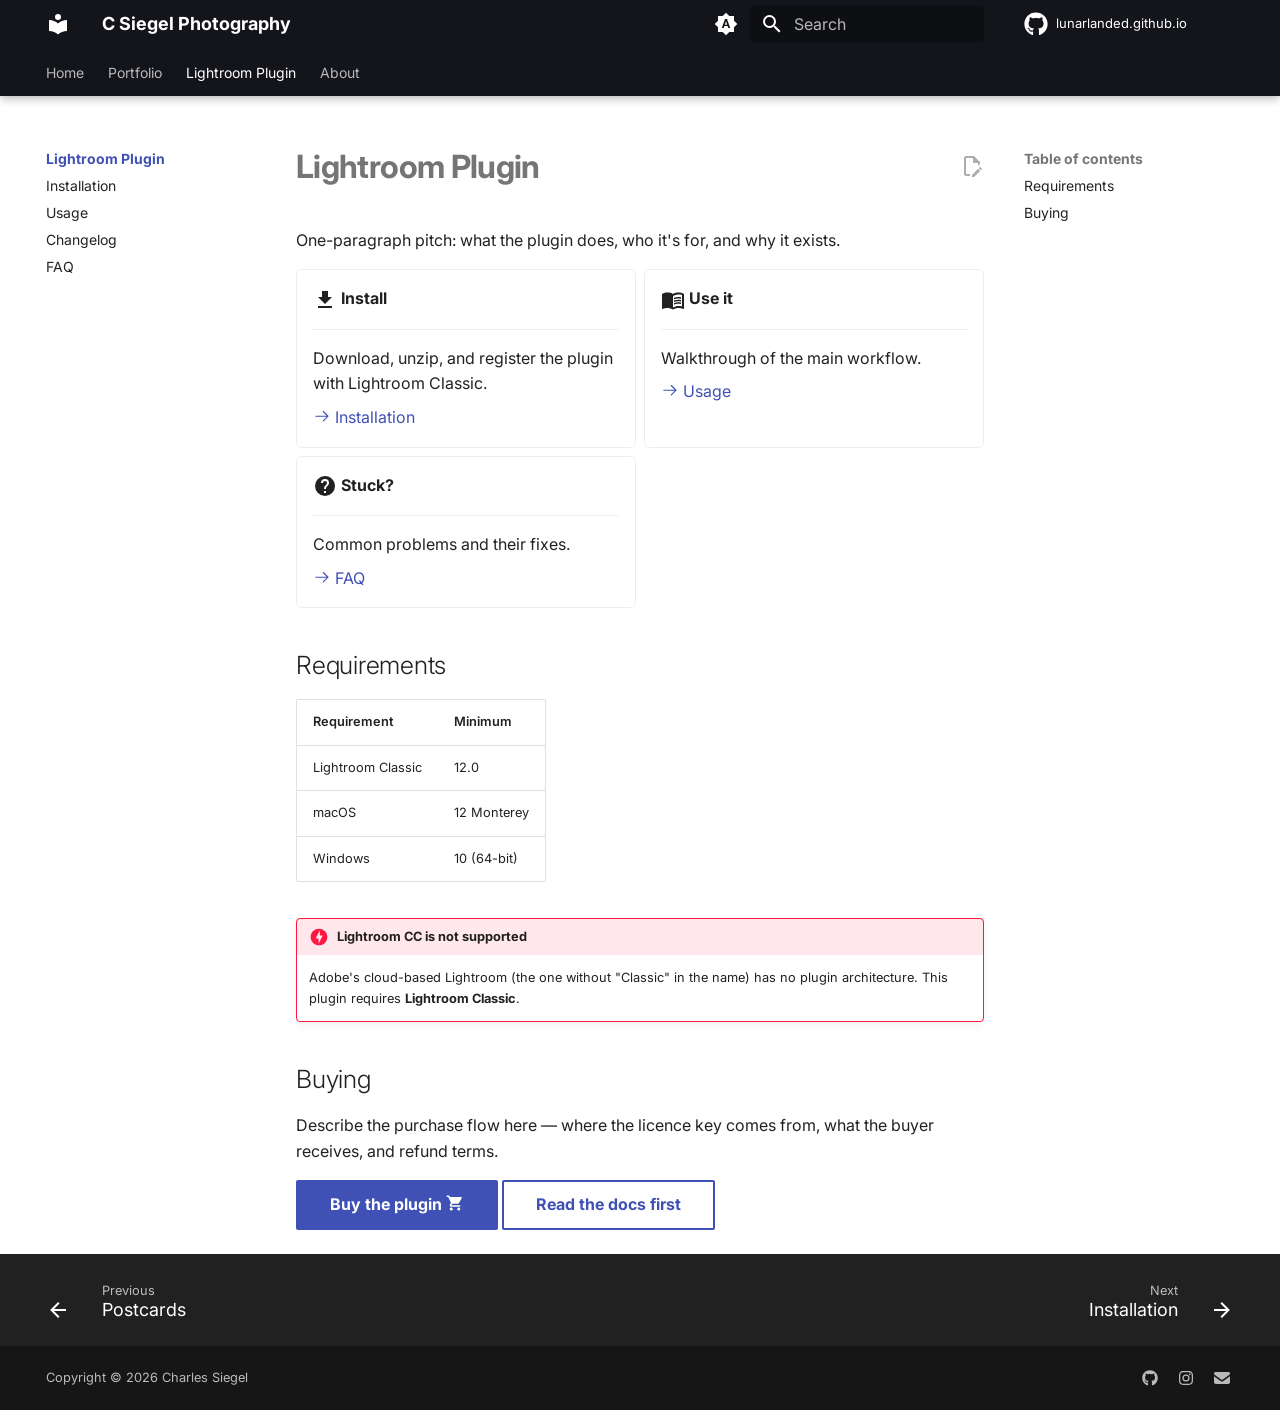
<file: plugin/index.html>
<!doctype html>
<html lang="en" class="no-js">
  <head>
    
      <meta charset="utf-8">
      <meta name="viewport" content="width=device-width,initial-scale=1">
      
        <meta name="description" content="Photography, tools, and odds and ends.">
      
      
        <meta name="author" content="Charles Siegel">
      
      
        <link rel="canonical" href="https://docs.csiegel.photography/plugin/">
      
      
        <link rel="prev" href="../portfolio/postcards/">
      
      
        <link rel="next" href="installation/">
      
      
        
      
      
      <link rel="icon" href="../assets/images/favicon.png">
      <meta name="generator" content="mkdocs-1.6.1, mkdocs-material-9.7.7">
    
    
      
        <title>Lightroom Plugin - C Siegel Photography</title>
      
    
    
      <link rel="stylesheet" href="../assets/stylesheets/main.ec1eaa64.min.css">
      
        
        <link rel="stylesheet" href="../assets/stylesheets/palette.ab4e12ef.min.css">
      
      


    
    
      
    
    
      
        
        
        <link rel="preconnect" href="https://fonts.gstatic.com" crossorigin>
        <link rel="stylesheet" href="https://fonts.googleapis.com/css?family=Inter:300,300i,400,400i,700,700i%7CJetBrains+Mono:400,400i,700,700i&display=fallback">
        <style>:root{--md-text-font:"Inter";--md-code-font:"JetBrains Mono"}</style>
      
    
    
      <link rel="stylesheet" href="../assets/stylesheets/extra.css">
    
    <script>__md_scope=new URL("..",location),__md_hash=e=>[...e].reduce(((e,_)=>(e<<5)-e+_.charCodeAt(0)),0),__md_get=(e,_=localStorage,t=__md_scope)=>JSON.parse(_.getItem(t.pathname+"."+e)),__md_set=(e,_,t=localStorage,a=__md_scope)=>{try{t.setItem(a.pathname+"."+e,JSON.stringify(_))}catch(e){}}</script>
    
      

    
    
   <link href="../assets/stylesheets/glightbox.min.css" rel="stylesheet"/><style>
    html.glightbox-open { overflow: initial; height: 100%; }
    .gslide-title { margin-top: 0px; user-select: text; }
    .gslide-desc { color: #666; user-select: text; }
    .gslide-image img { background: white; }
    .gscrollbar-fixer { padding-right: 15px; }
    .gdesc-inner { font-size: 0.75rem; }
    body[data-md-color-scheme="slate"] .gdesc-inner { background: var(--md-default-bg-color);}
    body[data-md-color-scheme="slate"] .gslide-title { color: var(--md-default-fg-color);}
    body[data-md-color-scheme="slate"] .gslide-desc { color: var(--md-default-fg-color);}</style> <script src="../assets/javascripts/glightbox.min.js"></script></head>
  
  
    
    
      
    
    
    
    
    <body dir="ltr" data-md-color-scheme="default" data-md-color-primary="indigo" data-md-color-accent="indigo">
  
    
    <input class="md-toggle" data-md-toggle="drawer" type="checkbox" id="__drawer" autocomplete="off">
    <input class="md-toggle" data-md-toggle="search" type="checkbox" id="__search" autocomplete="off">
    <label class="md-overlay" for="__drawer"></label>
    <div data-md-component="skip">
      
        
        <a href="#lightroom-plugin" class="md-skip">
          Skip to content
        </a>
      
    </div>
    <div data-md-component="announce">
      
    </div>
    
    
      

  

<header class="md-header md-header--shadow md-header--lifted" data-md-component="header">
  <nav class="md-header__inner md-grid" aria-label="Header">
    <a href=".." title="C Siegel Photography" class="md-header__button md-logo" aria-label="C Siegel Photography" data-md-component="logo">
      
  
  <svg xmlns="http://www.w3.org/2000/svg" viewBox="0 0 24 24"><path d="M12 8a3 3 0 0 0 3-3 3 3 0 0 0-3-3 3 3 0 0 0-3 3 3 3 0 0 0 3 3m0 3.54C9.64 9.35 6.5 8 3 8v11c3.5 0 6.64 1.35 9 3.54 2.36-2.19 5.5-3.54 9-3.54V8c-3.5 0-6.64 1.35-9 3.54"/></svg>

    </a>
    <label class="md-header__button md-icon" for="__drawer">
      
      <svg xmlns="http://www.w3.org/2000/svg" viewBox="0 0 24 24"><path d="M3 6h18v2H3zm0 5h18v2H3zm0 5h18v2H3z"/></svg>
    </label>
    <div class="md-header__title" data-md-component="header-title">
      <div class="md-header__ellipsis">
        <div class="md-header__topic">
          <span class="md-ellipsis">
            C Siegel Photography
          </span>
        </div>
        <div class="md-header__topic" data-md-component="header-topic">
          <span class="md-ellipsis">
            
              Lightroom Plugin
            
          </span>
        </div>
      </div>
    </div>
    
      
        <form class="md-header__option" data-md-component="palette">
  
    
    
    
    <input class="md-option" data-md-color-media="(prefers-color-scheme)" data-md-color-scheme="default" data-md-color-primary="indigo" data-md-color-accent="indigo"  aria-label="Switch to light mode"  type="radio" name="__palette" id="__palette_0">
    
      <label class="md-header__button md-icon" title="Switch to light mode" for="__palette_1" hidden>
        <svg xmlns="http://www.w3.org/2000/svg" viewBox="0 0 24 24"><path d="m14.3 16-.7-2h-3.2l-.7 2H7.8L11 7h2l3.2 9zM20 8.69V4h-4.69L12 .69 8.69 4H4v4.69L.69 12 4 15.31V20h4.69L12 23.31 15.31 20H20v-4.69L23.31 12zm-9.15 3.96h2.3L12 9z"/></svg>
      </label>
    
  
    
    
    
    <input class="md-option" data-md-color-media="(prefers-color-scheme: light)" data-md-color-scheme="default" data-md-color-primary="black" data-md-color-accent="deep-orange"  aria-label="Switch to dark mode"  type="radio" name="__palette" id="__palette_1">
    
      <label class="md-header__button md-icon" title="Switch to dark mode" for="__palette_2" hidden>
        <svg xmlns="http://www.w3.org/2000/svg" viewBox="0 0 24 24"><path d="M12 8a4 4 0 0 0-4 4 4 4 0 0 0 4 4 4 4 0 0 0 4-4 4 4 0 0 0-4-4m0 10a6 6 0 0 1-6-6 6 6 0 0 1 6-6 6 6 0 0 1 6 6 6 6 0 0 1-6 6m8-9.31V4h-4.69L12 .69 8.69 4H4v4.69L.69 12 4 15.31V20h4.69L12 23.31 15.31 20H20v-4.69L23.31 12z"/></svg>
      </label>
    
  
    
    
    
    <input class="md-option" data-md-color-media="(prefers-color-scheme: dark)" data-md-color-scheme="slate" data-md-color-primary="black" data-md-color-accent="deep-orange"  aria-label="Switch to system preference"  type="radio" name="__palette" id="__palette_2">
    
      <label class="md-header__button md-icon" title="Switch to system preference" for="__palette_0" hidden>
        <svg xmlns="http://www.w3.org/2000/svg" viewBox="0 0 24 24"><path d="M12 18c-.89 0-1.74-.2-2.5-.55C11.56 16.5 13 14.42 13 12s-1.44-4.5-3.5-5.45C10.26 6.2 11.11 6 12 6a6 6 0 0 1 6 6 6 6 0 0 1-6 6m8-9.31V4h-4.69L12 .69 8.69 4H4v4.69L.69 12 4 15.31V20h4.69L12 23.31 15.31 20H20v-4.69L23.31 12z"/></svg>
      </label>
    
  
</form>
      
    
    
      <script>var palette=__md_get("__palette");if(palette&&palette.color){if("(prefers-color-scheme)"===palette.color.media){var media=matchMedia("(prefers-color-scheme: light)"),input=document.querySelector(media.matches?"[data-md-color-media='(prefers-color-scheme: light)']":"[data-md-color-media='(prefers-color-scheme: dark)']");palette.color.media=input.getAttribute("data-md-color-media"),palette.color.scheme=input.getAttribute("data-md-color-scheme"),palette.color.primary=input.getAttribute("data-md-color-primary"),palette.color.accent=input.getAttribute("data-md-color-accent")}for(var[key,value]of Object.entries(palette.color))document.body.setAttribute("data-md-color-"+key,value)}</script>
    
    
    
      
      
        <label class="md-header__button md-icon" for="__search">
          
          <svg xmlns="http://www.w3.org/2000/svg" viewBox="0 0 24 24"><path d="M9.5 3A6.5 6.5 0 0 1 16 9.5c0 1.61-.59 3.09-1.56 4.23l.27.27h.79l5 5-1.5 1.5-5-5v-.79l-.27-.27A6.52 6.52 0 0 1 9.5 16 6.5 6.5 0 0 1 3 9.5 6.5 6.5 0 0 1 9.5 3m0 2C7 5 5 7 5 9.5S7 14 9.5 14 14 12 14 9.5 12 5 9.5 5"/></svg>
        </label>
        <div class="md-search" data-md-component="search" role="dialog">
  <label class="md-search__overlay" for="__search"></label>
  <div class="md-search__inner" role="search">
    <form class="md-search__form" name="search">
      <input type="text" class="md-search__input" name="query" aria-label="Search" placeholder="Search" autocapitalize="off" autocorrect="off" autocomplete="off" spellcheck="false" data-md-component="search-query" required>
      <label class="md-search__icon md-icon" for="__search">
        
        <svg xmlns="http://www.w3.org/2000/svg" viewBox="0 0 24 24"><path d="M9.5 3A6.5 6.5 0 0 1 16 9.5c0 1.61-.59 3.09-1.56 4.23l.27.27h.79l5 5-1.5 1.5-5-5v-.79l-.27-.27A6.52 6.52 0 0 1 9.5 16 6.5 6.5 0 0 1 3 9.5 6.5 6.5 0 0 1 9.5 3m0 2C7 5 5 7 5 9.5S7 14 9.5 14 14 12 14 9.5 12 5 9.5 5"/></svg>
        
        <svg xmlns="http://www.w3.org/2000/svg" viewBox="0 0 24 24"><path d="M20 11v2H8l5.5 5.5-1.42 1.42L4.16 12l7.92-7.92L13.5 5.5 8 11z"/></svg>
      </label>
      <nav class="md-search__options" aria-label="Search">
        
          <a href="javascript:void(0)" class="md-search__icon md-icon" title="Share" aria-label="Share" data-clipboard data-clipboard-text="" data-md-component="search-share" tabindex="-1">
            
            <svg xmlns="http://www.w3.org/2000/svg" viewBox="0 0 24 24"><path d="M18 16.08c-.76 0-1.44.3-1.96.77L8.91 12.7c.05-.23.09-.46.09-.7s-.04-.47-.09-.7l7.05-4.11c.54.5 1.25.81 2.04.81a3 3 0 0 0 3-3 3 3 0 0 0-3-3 3 3 0 0 0-3 3c0 .24.04.47.09.7L8.04 9.81C7.5 9.31 6.79 9 6 9a3 3 0 0 0-3 3 3 3 0 0 0 3 3c.79 0 1.5-.31 2.04-.81l7.12 4.15c-.05.21-.08.43-.08.66 0 1.61 1.31 2.91 2.92 2.91s2.92-1.3 2.92-2.91A2.92 2.92 0 0 0 18 16.08"/></svg>
          </a>
        
        <button type="reset" class="md-search__icon md-icon" title="Clear" aria-label="Clear" tabindex="-1">
          
          <svg xmlns="http://www.w3.org/2000/svg" viewBox="0 0 24 24"><path d="M19 6.41 17.59 5 12 10.59 6.41 5 5 6.41 10.59 12 5 17.59 6.41 19 12 13.41 17.59 19 19 17.59 13.41 12z"/></svg>
        </button>
      </nav>
      
        <div class="md-search__suggest" data-md-component="search-suggest"></div>
      
    </form>
    <div class="md-search__output">
      <div class="md-search__scrollwrap" tabindex="0" data-md-scrollfix>
        <div class="md-search-result" data-md-component="search-result">
          <div class="md-search-result__meta">
            Initializing search
          </div>
          <ol class="md-search-result__list" role="presentation"></ol>
        </div>
      </div>
    </div>
  </div>
</div>
      
    
    
      <div class="md-header__source">
        <a href="https://github.com/LunarLanded/lunarlanded.github.io" title="Go to repository" class="md-source" data-md-component="source">
  <div class="md-source__icon md-icon">
    
    <svg xmlns="http://www.w3.org/2000/svg" viewBox="0 0 512 512"><!--! Font Awesome Free 7.1.0 by @fontawesome - https://fontawesome.com License - https://fontawesome.com/license/free (Icons: CC BY 4.0, Fonts: SIL OFL 1.1, Code: MIT License) Copyright 2025 Fonticons, Inc.--><path d="M173.9 397.4c0 2-2.3 3.6-5.2 3.6-3.3.3-5.6-1.3-5.6-3.6 0-2 2.3-3.6 5.2-3.6 3-.3 5.6 1.3 5.6 3.6m-31.1-4.5c-.7 2 1.3 4.3 4.3 4.9 2.6 1 5.6 0 6.2-2s-1.3-4.3-4.3-5.2c-2.6-.7-5.5.3-6.2 2.3m44.2-1.7c-2.9.7-4.9 2.6-4.6 4.9.3 2 2.9 3.3 5.9 2.6 2.9-.7 4.9-2.6 4.6-4.6-.3-1.9-3-3.2-5.9-2.9M252.8 8C114.1 8 8 113.3 8 252c0 110.9 69.8 205.8 169.5 239.2 12.8 2.3 17.3-5.6 17.3-12.1 0-6.2-.3-40.4-.3-61.4 0 0-70 15-84.7-29.8 0 0-11.4-29.1-27.8-36.6 0 0-22.9-15.7 1.6-15.4 0 0 24.9 2 38.6 25.8 21.9 38.6 58.6 27.5 72.9 20.9 2.3-16 8.8-27.1 16-33.7-55.9-6.2-112.3-14.3-112.3-110.5 0-27.5 7.6-41.3 23.6-58.9-2.6-6.5-11.1-33.3 2.6-67.9 20.9-6.5 69 27 69 27 20-5.6 41.5-8.5 62.8-8.5s42.8 2.9 62.8 8.5c0 0 48.1-33.6 69-27 13.7 34.7 5.2 61.4 2.6 67.9 16 17.7 25.8 31.5 25.8 58.9 0 96.5-58.9 104.2-114.8 110.5 9.2 7.9 17 22.9 17 46.4 0 33.7-.3 75.4-.3 83.6 0 6.5 4.6 14.4 17.3 12.1C436.2 457.8 504 362.9 504 252 504 113.3 391.5 8 252.8 8M105.2 352.9c-1.3 1-1 3.3.7 5.2 1.6 1.6 3.9 2.3 5.2 1 1.3-1 1-3.3-.7-5.2-1.6-1.6-3.9-2.3-5.2-1m-10.8-8.1c-.7 1.3.3 2.9 2.3 3.9 1.6 1 3.6.7 4.3-.7.7-1.3-.3-2.9-2.3-3.9-2-.6-3.6-.3-4.3.7m32.4 35.6c-1.6 1.3-1 4.3 1.3 6.2 2.3 2.3 5.2 2.6 6.5 1 1.3-1.3.7-4.3-1.3-6.2-2.2-2.3-5.2-2.6-6.5-1m-11.4-14.7c-1.6 1-1.6 3.6 0 5.9s4.3 3.3 5.6 2.3c1.6-1.3 1.6-3.9 0-6.2-1.4-2.3-4-3.3-5.6-2"/></svg>
  </div>
  <div class="md-source__repository">
    lunarlanded.github.io
  </div>
</a>
      </div>
    
  </nav>
  
    
      
<nav class="md-tabs" aria-label="Tabs" data-md-component="tabs">
  <div class="md-grid">
    <ul class="md-tabs__list">
      
        
  
  
  
  
    <li class="md-tabs__item">
      <a href=".." class="md-tabs__link">
        
  
  
    
  
  Home

      </a>
    </li>
  

      
        
  
  
  
  
    
    
      <li class="md-tabs__item">
        <a href="../portfolio/" class="md-tabs__link">
          
  
  
    
  
  Portfolio

        </a>
      </li>
    
  

      
        
  
  
  
    
  
  
    
    
      <li class="md-tabs__item md-tabs__item--active">
        <a href="./" class="md-tabs__link">
          
  
  
    
  
  Lightroom Plugin

        </a>
      </li>
    
  

      
        
  
  
  
  
    
    
      <li class="md-tabs__item">
        <a href="../about/" class="md-tabs__link">
          
  
  
    
  
  About

        </a>
      </li>
    
  

      
    </ul>
  </div>
</nav>
    
  
</header>
    
    <div class="md-container" data-md-component="container">
      
      
        
      
      <main class="md-main" data-md-component="main">
        <div class="md-main__inner md-grid">
          
            
              
              <div class="md-sidebar md-sidebar--primary" data-md-component="sidebar" data-md-type="navigation" >
                <div class="md-sidebar__scrollwrap">
                  <div class="md-sidebar__inner">
                    


  


<nav class="md-nav md-nav--primary md-nav--lifted" aria-label="Navigation" data-md-level="0">
  <label class="md-nav__title" for="__drawer">
    <a href=".." title="C Siegel Photography" class="md-nav__button md-logo" aria-label="C Siegel Photography" data-md-component="logo">
      
  
  <svg xmlns="http://www.w3.org/2000/svg" viewBox="0 0 24 24"><path d="M12 8a3 3 0 0 0 3-3 3 3 0 0 0-3-3 3 3 0 0 0-3 3 3 3 0 0 0 3 3m0 3.54C9.64 9.35 6.5 8 3 8v11c3.5 0 6.64 1.35 9 3.54 2.36-2.19 5.5-3.54 9-3.54V8c-3.5 0-6.64 1.35-9 3.54"/></svg>

    </a>
    C Siegel Photography
  </label>
  
    <div class="md-nav__source">
      <a href="https://github.com/LunarLanded/lunarlanded.github.io" title="Go to repository" class="md-source" data-md-component="source">
  <div class="md-source__icon md-icon">
    
    <svg xmlns="http://www.w3.org/2000/svg" viewBox="0 0 512 512"><!--! Font Awesome Free 7.1.0 by @fontawesome - https://fontawesome.com License - https://fontawesome.com/license/free (Icons: CC BY 4.0, Fonts: SIL OFL 1.1, Code: MIT License) Copyright 2025 Fonticons, Inc.--><path d="M173.9 397.4c0 2-2.3 3.6-5.2 3.6-3.3.3-5.6-1.3-5.6-3.6 0-2 2.3-3.6 5.2-3.6 3-.3 5.6 1.3 5.6 3.6m-31.1-4.5c-.7 2 1.3 4.3 4.3 4.9 2.6 1 5.6 0 6.2-2s-1.3-4.3-4.3-5.2c-2.6-.7-5.5.3-6.2 2.3m44.2-1.7c-2.9.7-4.9 2.6-4.6 4.9.3 2 2.9 3.3 5.9 2.6 2.9-.7 4.9-2.6 4.6-4.6-.3-1.9-3-3.2-5.9-2.9M252.8 8C114.1 8 8 113.3 8 252c0 110.9 69.8 205.8 169.5 239.2 12.8 2.3 17.3-5.6 17.3-12.1 0-6.2-.3-40.4-.3-61.4 0 0-70 15-84.7-29.8 0 0-11.4-29.1-27.8-36.6 0 0-22.9-15.7 1.6-15.4 0 0 24.9 2 38.6 25.8 21.9 38.6 58.6 27.5 72.9 20.9 2.3-16 8.8-27.1 16-33.7-55.9-6.2-112.3-14.3-112.3-110.5 0-27.5 7.6-41.3 23.6-58.9-2.6-6.5-11.1-33.3 2.6-67.9 20.9-6.5 69 27 69 27 20-5.6 41.5-8.5 62.8-8.5s42.8 2.9 62.8 8.5c0 0 48.1-33.6 69-27 13.7 34.7 5.2 61.4 2.6 67.9 16 17.7 25.8 31.5 25.8 58.9 0 96.5-58.9 104.2-114.8 110.5 9.2 7.9 17 22.9 17 46.4 0 33.7-.3 75.4-.3 83.6 0 6.5 4.6 14.4 17.3 12.1C436.2 457.8 504 362.9 504 252 504 113.3 391.5 8 252.8 8M105.2 352.9c-1.3 1-1 3.3.7 5.2 1.6 1.6 3.9 2.3 5.2 1 1.3-1 1-3.3-.7-5.2-1.6-1.6-3.9-2.3-5.2-1m-10.8-8.1c-.7 1.3.3 2.9 2.3 3.9 1.6 1 3.6.7 4.3-.7.7-1.3-.3-2.9-2.3-3.9-2-.6-3.6-.3-4.3.7m32.4 35.6c-1.6 1.3-1 4.3 1.3 6.2 2.3 2.3 5.2 2.6 6.5 1 1.3-1.3.7-4.3-1.3-6.2-2.2-2.3-5.2-2.6-6.5-1m-11.4-14.7c-1.6 1-1.6 3.6 0 5.9s4.3 3.3 5.6 2.3c1.6-1.3 1.6-3.9 0-6.2-1.4-2.3-4-3.3-5.6-2"/></svg>
  </div>
  <div class="md-source__repository">
    lunarlanded.github.io
  </div>
</a>
    </div>
  
  <ul class="md-nav__list" data-md-scrollfix>
    
      
      
  
  
  
  
    <li class="md-nav__item">
      <a href=".." class="md-nav__link">
        
  
  
  <span class="md-ellipsis">
    
  
    Home
  

    
  </span>
  
  

      </a>
    </li>
  

    
      
      
  
  
  
  
    
    
      
        
          
        
      
        
      
        
      
        
      
    
    
    
      
      
        
      
    
    
    <li class="md-nav__item md-nav__item--nested">
      
        
        
        <input class="md-nav__toggle md-toggle " type="checkbox" id="__nav_2" >
        
          
          <div class="md-nav__link md-nav__container">
            <a href="../portfolio/" class="md-nav__link ">
              
  
  
  <span class="md-ellipsis">
    
  
    Portfolio
  

    
  </span>
  
  

            </a>
            
              
              <label class="md-nav__link " for="__nav_2" id="__nav_2_label" tabindex="0">
                <span class="md-nav__icon md-icon"></span>
              </label>
            
          </div>
        
        <nav class="md-nav" data-md-level="1" aria-labelledby="__nav_2_label" aria-expanded="false">
          <label class="md-nav__title" for="__nav_2">
            <span class="md-nav__icon md-icon"></span>
            
  
    Portfolio
  

          </label>
          <ul class="md-nav__list" data-md-scrollfix>
            
              
            
              
                
  
  
  
  
    <li class="md-nav__item">
      <a href="../portfolio/landscapes/" class="md-nav__link">
        
  
  
  <span class="md-ellipsis">
    
  
    Landscapes
  

    
  </span>
  
  

      </a>
    </li>
  

              
            
              
                
  
  
  
  
    <li class="md-nav__item">
      <a href="../portfolio/portraits/" class="md-nav__link">
        
  
  
  <span class="md-ellipsis">
    
  
    Portraits
  

    
  </span>
  
  

      </a>
    </li>
  

              
            
              
                
  
  
  
  
    <li class="md-nav__item">
      <a href="../portfolio/postcards/" class="md-nav__link">
        
  
  
  <span class="md-ellipsis">
    
  
    Postcards
  

    
  </span>
  
  

      </a>
    </li>
  

              
            
          </ul>
        </nav>
      
    </li>
  

    
      
      
  
  
    
  
  
  
    
    
      
        
          
        
      
        
      
        
      
        
      
        
      
    
    
    
      
        
        
      
      
        
      
    
    
    <li class="md-nav__item md-nav__item--active md-nav__item--section md-nav__item--nested">
      
        
        
        <input class="md-nav__toggle md-toggle " type="checkbox" id="__nav_3" checked>
        
          
          <div class="md-nav__link md-nav__container">
            <a href="./" class="md-nav__link md-nav__link--active">
              
  
  
  <span class="md-ellipsis">
    
  
    Lightroom Plugin
  

    
  </span>
  
  

            </a>
            
              
              <label class="md-nav__link md-nav__link--active" for="__nav_3" id="__nav_3_label" tabindex="">
                <span class="md-nav__icon md-icon"></span>
              </label>
            
          </div>
        
        <nav class="md-nav" data-md-level="1" aria-labelledby="__nav_3_label" aria-expanded="true">
          <label class="md-nav__title" for="__nav_3">
            <span class="md-nav__icon md-icon"></span>
            
  
    Lightroom Plugin
  

          </label>
          <ul class="md-nav__list" data-md-scrollfix>
            
              
            
              
                
  
  
  
  
    <li class="md-nav__item">
      <a href="installation/" class="md-nav__link">
        
  
  
  <span class="md-ellipsis">
    
  
    Installation
  

    
  </span>
  
  

      </a>
    </li>
  

              
            
              
                
  
  
  
  
    <li class="md-nav__item">
      <a href="usage/" class="md-nav__link">
        
  
  
  <span class="md-ellipsis">
    
  
    Usage
  

    
  </span>
  
  

      </a>
    </li>
  

              
            
              
                
  
  
  
  
    <li class="md-nav__item">
      <a href="changelog/" class="md-nav__link">
        
  
  
  <span class="md-ellipsis">
    
  
    Changelog
  

    
  </span>
  
  

      </a>
    </li>
  

              
            
              
                
  
  
  
  
    <li class="md-nav__item">
      <a href="faq/" class="md-nav__link">
        
  
  
  <span class="md-ellipsis">
    
  
    FAQ
  

    
  </span>
  
  

      </a>
    </li>
  

              
            
          </ul>
        </nav>
      
    </li>
  

    
      
      
  
  
  
  
    
    
      
        
          
        
      
        
      
        
      
    
    
    
      
      
        
      
    
    
    <li class="md-nav__item md-nav__item--nested">
      
        
        
        <input class="md-nav__toggle md-toggle " type="checkbox" id="__nav_4" >
        
          
          <div class="md-nav__link md-nav__container">
            <a href="../about/" class="md-nav__link ">
              
  
  
  <span class="md-ellipsis">
    
  
    About
  

    
  </span>
  
  

            </a>
            
              
              <label class="md-nav__link " for="__nav_4" id="__nav_4_label" tabindex="0">
                <span class="md-nav__icon md-icon"></span>
              </label>
            
          </div>
        
        <nav class="md-nav" data-md-level="1" aria-labelledby="__nav_4_label" aria-expanded="false">
          <label class="md-nav__title" for="__nav_4">
            <span class="md-nav__icon md-icon"></span>
            
  
    About
  

          </label>
          <ul class="md-nav__list" data-md-scrollfix>
            
              
            
              
                
  
  
  
  
    <li class="md-nav__item">
      <a href="../about/contact/" class="md-nav__link">
        
  
  
  <span class="md-ellipsis">
    
  
    Contact
  

    
  </span>
  
  

      </a>
    </li>
  

              
            
              
                
  
  
  
  
    <li class="md-nav__item">
      <a href="../about/licensing/" class="md-nav__link">
        
  
  
  <span class="md-ellipsis">
    
  
    Licensing
  

    
  </span>
  
  

      </a>
    </li>
  

              
            
          </ul>
        </nav>
      
    </li>
  

    
  </ul>
</nav>
                  </div>
                </div>
              </div>
            
            
              
              <div class="md-sidebar md-sidebar--secondary" data-md-component="sidebar" data-md-type="toc" >
                <div class="md-sidebar__scrollwrap">
                  <div class="md-sidebar__inner">
                    

<nav class="md-nav md-nav--secondary" aria-label="Table of contents">
  
  
  
    
  
  
    <label class="md-nav__title" for="__toc">
      <span class="md-nav__icon md-icon"></span>
      Table of contents
    </label>
    <ul class="md-nav__list" data-md-component="toc" data-md-scrollfix>
      
        <li class="md-nav__item">
  <a href="#requirements" class="md-nav__link">
    <span class="md-ellipsis">
      
        Requirements
      
    </span>
  </a>
  
</li>
      
        <li class="md-nav__item">
  <a href="#buying" class="md-nav__link">
    <span class="md-ellipsis">
      
        Buying
      
    </span>
  </a>
  
</li>
      
    </ul>
  
</nav>
                  </div>
                </div>
              </div>
            
          
          
            <div class="md-content" data-md-component="content">
              
              <article class="md-content__inner md-typeset">
                
                  


  
    <a href="https://github.com/LunarLanded/lunarlanded.github.io/edit/main/docs/plugin/index.md" title="Edit this page" class="md-content__button md-icon" rel="edit">
      
      <svg xmlns="http://www.w3.org/2000/svg" viewBox="0 0 24 24"><path d="M10 20H6V4h7v5h5v3.1l2-2V8l-6-6H6c-1.1 0-2 .9-2 2v16c0 1.1.9 2 2 2h4zm10.2-7c.1 0 .3.1.4.2l1.3 1.3c.2.2.2.6 0 .8l-1 1-2.1-2.1 1-1c.1-.1.2-.2.4-.2m0 3.9L14.1 23H12v-2.1l6.1-6.1z"/></svg>
    </a>
  
  


<h1 id="lightroom-plugin">Lightroom Plugin<a class="headerlink" href="#lightroom-plugin" title="Anchor link to this section">&para;</a></h1>
<p>One-paragraph pitch: what the plugin does, who it's for, and why it exists.</p>
<div class="grid cards">
<ul>
<li>
<p><span class="twemoji lg middle"><svg xmlns="http://www.w3.org/2000/svg" viewBox="0 0 24 24"><path d="M5 20h14v-2H5m14-9h-4V3H9v6H5l7 7z"/></svg></span> <strong>Install</strong></p>
<hr />
<p>Download, unzip, and register the plugin with Lightroom Classic.</p>
<p><a href="installation/"><span class="twemoji"><svg xmlns="http://www.w3.org/2000/svg" viewBox="0 0 24 24"><path d="M13.22 19.03a.75.75 0 0 1 0-1.06L18.19 13H3.75a.75.75 0 0 1 0-1.5h14.44l-4.97-4.97a.749.749 0 0 1 .326-1.275.75.75 0 0 1 .734.215l6.25 6.25a.75.75 0 0 1 0 1.06l-6.25 6.25a.75.75 0 0 1-1.06 0"/></svg></span> Installation</a></p>
</li>
<li>
<p><span class="twemoji lg middle"><svg xmlns="http://www.w3.org/2000/svg" viewBox="0 0 24 24"><path d="M12 21.5c-1.35-.85-3.8-1.5-5.5-1.5-1.65 0-3.35.3-4.75 1.05-.1.05-.15.05-.25.05-.25 0-.5-.25-.5-.5V6c.6-.45 1.25-.75 2-1 1.11-.35 2.33-.5 3.5-.5 1.95 0 4.05.4 5.5 1.5 1.45-1.1 3.55-1.5 5.5-1.5 1.17 0 2.39.15 3.5.5.75.25 1.4.55 2 1v14.6c0 .25-.25.5-.5.5-.1 0-.15 0-.25-.05-1.4-.75-3.1-1.05-4.75-1.05-1.7 0-4.15.65-5.5 1.5M12 8v11.5c1.35-.85 3.8-1.5 5.5-1.5 1.2 0 2.4.15 3.5.5V7c-1.1-.35-2.3-.5-3.5-.5-1.7 0-4.15.65-5.5 1.5m1 3.5c1.11-.68 2.6-1 4.5-1 .91 0 1.76.09 2.5.28V9.23c-.87-.15-1.71-.23-2.5-.23q-2.655 0-4.5.84zm4.5.17c-1.71 0-3.21.26-4.5.79v1.69c1.11-.65 2.6-.99 4.5-.99 1.04 0 1.88.08 2.5.24v-1.5c-.87-.16-1.71-.23-2.5-.23m2.5 2.9c-.87-.16-1.71-.24-2.5-.24-1.83 0-3.33.27-4.5.8v1.69c1.11-.66 2.6-.99 4.5-.99 1.04 0 1.88.08 2.5.24z"/></svg></span> <strong>Use it</strong></p>
<hr />
<p>Walkthrough of the main workflow.</p>
<p><a href="usage/"><span class="twemoji"><svg xmlns="http://www.w3.org/2000/svg" viewBox="0 0 24 24"><path d="M13.22 19.03a.75.75 0 0 1 0-1.06L18.19 13H3.75a.75.75 0 0 1 0-1.5h14.44l-4.97-4.97a.749.749 0 0 1 .326-1.275.75.75 0 0 1 .734.215l6.25 6.25a.75.75 0 0 1 0 1.06l-6.25 6.25a.75.75 0 0 1-1.06 0"/></svg></span> Usage</a></p>
</li>
<li>
<p><span class="twemoji lg middle"><svg xmlns="http://www.w3.org/2000/svg" viewBox="0 0 24 24"><path d="m15.07 11.25-.9.92C13.45 12.89 13 13.5 13 15h-2v-.5c0-1.11.45-2.11 1.17-2.83l1.24-1.26c.37-.36.59-.86.59-1.41a2 2 0 0 0-2-2 2 2 0 0 0-2 2H8a4 4 0 0 1 4-4 4 4 0 0 1 4 4 3.2 3.2 0 0 1-.93 2.25M13 19h-2v-2h2M12 2A10 10 0 0 0 2 12a10 10 0 0 0 10 10 10 10 0 0 0 10-10c0-5.53-4.5-10-10-10"/></svg></span> <strong>Stuck?</strong></p>
<hr />
<p>Common problems and their fixes.</p>
<p><a href="faq/"><span class="twemoji"><svg xmlns="http://www.w3.org/2000/svg" viewBox="0 0 24 24"><path d="M13.22 19.03a.75.75 0 0 1 0-1.06L18.19 13H3.75a.75.75 0 0 1 0-1.5h14.44l-4.97-4.97a.749.749 0 0 1 .326-1.275.75.75 0 0 1 .734.215l6.25 6.25a.75.75 0 0 1 0 1.06l-6.25 6.25a.75.75 0 0 1-1.06 0"/></svg></span> FAQ</a></p>
</li>
</ul>
</div>
<h2 id="requirements">Requirements<a class="headerlink" href="#requirements" title="Anchor link to this section">&para;</a></h2>
<table>
<thead>
<tr>
<th>Requirement</th>
<th>Minimum</th>
</tr>
</thead>
<tbody>
<tr>
<td>Lightroom Classic</td>
<td>12.0</td>
</tr>
<tr>
<td>macOS</td>
<td>12 Monterey</td>
</tr>
<tr>
<td>Windows</td>
<td>10 (64-bit)</td>
</tr>
</tbody>
</table>
<div class="admonition danger">
<p class="admonition-title">Lightroom CC is not supported</p>
<p>Adobe's cloud-based Lightroom (the one without "Classic" in the name) has
no plugin architecture. This plugin requires <strong>Lightroom Classic</strong>.</p>
</div>
<h2 id="buying">Buying<a class="headerlink" href="#buying" title="Anchor link to this section">&para;</a></h2>
<p>Describe the purchase flow here — where the licence key comes from, what the
buyer receives, and refund terms.</p>
<p><a class="md-button md-button--primary" href="https://example.com/checkout">Buy the plugin <span class="twemoji"><svg xmlns="http://www.w3.org/2000/svg" viewBox="0 0 24 24"><path d="M17 18c-1.11 0-2 .89-2 2a2 2 0 0 0 2 2 2 2 0 0 0 2-2 2 2 0 0 0-2-2M1 2v2h2l3.6 7.59-1.36 2.45c-.15.28-.24.61-.24.96a2 2 0 0 0 2 2h12v-2H7.42a.25.25 0 0 1-.25-.25q0-.075.03-.12L8.1 13h7.45c.75 0 1.41-.42 1.75-1.03l3.58-6.47c.07-.16.12-.33.12-.5a1 1 0 0 0-1-1H5.21l-.94-2M7 18c-1.11 0-2 .89-2 2a2 2 0 0 0 2 2 2 2 0 0 0 2-2 2 2 0 0 0-2-2"/></svg></span></a>
<a class="md-button" href="installation/">Read the docs first</a></p>












                
              </article>
            </div>
          
          
  <script>var tabs=__md_get("__tabs");if(Array.isArray(tabs))e:for(var set of document.querySelectorAll(".tabbed-set")){var labels=set.querySelector(".tabbed-labels");for(var tab of tabs)for(var label of labels.getElementsByTagName("label"))if(label.innerText.trim()===tab){var input=document.getElementById(label.htmlFor);input.checked=!0;continue e}}</script>

<script>var target=document.getElementById(location.hash.slice(1));target&&target.name&&(target.checked=target.name.startsWith("__tabbed_"))</script>
        </div>
        
          <button type="button" class="md-top md-icon" data-md-component="top" hidden>
  
  <svg xmlns="http://www.w3.org/2000/svg" viewBox="0 0 24 24"><path d="M13 20h-2V8l-5.5 5.5-1.42-1.42L12 4.16l7.92 7.92-1.42 1.42L13 8z"/></svg>
  Back to top
</button>
        
      </main>
      
        <footer class="md-footer">
  
    
      
      <nav class="md-footer__inner md-grid" aria-label="Footer" >
        
          
          <a href="../portfolio/postcards/" class="md-footer__link md-footer__link--prev" aria-label="Previous: Postcards">
            <div class="md-footer__button md-icon">
              
              <svg xmlns="http://www.w3.org/2000/svg" viewBox="0 0 24 24"><path d="M20 11v2H8l5.5 5.5-1.42 1.42L4.16 12l7.92-7.92L13.5 5.5 8 11z"/></svg>
            </div>
            <div class="md-footer__title">
              <span class="md-footer__direction">
                Previous
              </span>
              <div class="md-ellipsis">
                Postcards
              </div>
            </div>
          </a>
        
        
          
          <a href="installation/" class="md-footer__link md-footer__link--next" aria-label="Next: Installation">
            <div class="md-footer__title">
              <span class="md-footer__direction">
                Next
              </span>
              <div class="md-ellipsis">
                Installation
              </div>
            </div>
            <div class="md-footer__button md-icon">
              
              <svg xmlns="http://www.w3.org/2000/svg" viewBox="0 0 24 24"><path d="M4 11v2h12l-5.5 5.5 1.42 1.42L19.84 12l-7.92-7.92L10.5 5.5 16 11z"/></svg>
            </div>
          </a>
        
      </nav>
    
  
  <div class="md-footer-meta md-typeset">
    <div class="md-footer-meta__inner md-grid">
      <div class="md-copyright">
  
    <div class="md-copyright__highlight">
      Copyright &copy; 2026 Charles Siegel
    </div>
  
  
</div>
      
        
<div class="md-social">
  
    
    
    
    
      
      
    
    <a href="https://github.com/LunarLanded" target="_blank" rel="noopener" title="github.com" class="md-social__link">
      <svg xmlns="http://www.w3.org/2000/svg" viewBox="0 0 512 512"><!--! Font Awesome Free 7.1.0 by @fontawesome - https://fontawesome.com License - https://fontawesome.com/license/free (Icons: CC BY 4.0, Fonts: SIL OFL 1.1, Code: MIT License) Copyright 2025 Fonticons, Inc.--><path d="M173.9 397.4c0 2-2.3 3.6-5.2 3.6-3.3.3-5.6-1.3-5.6-3.6 0-2 2.3-3.6 5.2-3.6 3-.3 5.6 1.3 5.6 3.6m-31.1-4.5c-.7 2 1.3 4.3 4.3 4.9 2.6 1 5.6 0 6.2-2s-1.3-4.3-4.3-5.2c-2.6-.7-5.5.3-6.2 2.3m44.2-1.7c-2.9.7-4.9 2.6-4.6 4.9.3 2 2.9 3.3 5.9 2.6 2.9-.7 4.9-2.6 4.6-4.6-.3-1.9-3-3.2-5.9-2.9M252.8 8C114.1 8 8 113.3 8 252c0 110.9 69.8 205.8 169.5 239.2 12.8 2.3 17.3-5.6 17.3-12.1 0-6.2-.3-40.4-.3-61.4 0 0-70 15-84.7-29.8 0 0-11.4-29.1-27.8-36.6 0 0-22.9-15.7 1.6-15.4 0 0 24.9 2 38.6 25.8 21.9 38.6 58.6 27.5 72.9 20.9 2.3-16 8.8-27.1 16-33.7-55.9-6.2-112.3-14.3-112.3-110.5 0-27.5 7.6-41.3 23.6-58.9-2.6-6.5-11.1-33.3 2.6-67.9 20.9-6.5 69 27 69 27 20-5.6 41.5-8.5 62.8-8.5s42.8 2.9 62.8 8.5c0 0 48.1-33.6 69-27 13.7 34.7 5.2 61.4 2.6 67.9 16 17.7 25.8 31.5 25.8 58.9 0 96.5-58.9 104.2-114.8 110.5 9.2 7.9 17 22.9 17 46.4 0 33.7-.3 75.4-.3 83.6 0 6.5 4.6 14.4 17.3 12.1C436.2 457.8 504 362.9 504 252 504 113.3 391.5 8 252.8 8M105.2 352.9c-1.3 1-1 3.3.7 5.2 1.6 1.6 3.9 2.3 5.2 1 1.3-1 1-3.3-.7-5.2-1.6-1.6-3.9-2.3-5.2-1m-10.8-8.1c-.7 1.3.3 2.9 2.3 3.9 1.6 1 3.6.7 4.3-.7.7-1.3-.3-2.9-2.3-3.9-2-.6-3.6-.3-4.3.7m32.4 35.6c-1.6 1.3-1 4.3 1.3 6.2 2.3 2.3 5.2 2.6 6.5 1 1.3-1.3.7-4.3-1.3-6.2-2.2-2.3-5.2-2.6-6.5-1m-11.4-14.7c-1.6 1-1.6 3.6 0 5.9s4.3 3.3 5.6 2.3c1.6-1.3 1.6-3.9 0-6.2-1.4-2.3-4-3.3-5.6-2"/></svg>
    </a>
  
    
    
    
    
      
      
    
    <a href="https://instagram.com/fododoto" target="_blank" rel="noopener" title="instagram.com" class="md-social__link">
      <svg xmlns="http://www.w3.org/2000/svg" viewBox="0 0 448 512"><!--! Font Awesome Free 7.1.0 by @fontawesome - https://fontawesome.com License - https://fontawesome.com/license/free (Icons: CC BY 4.0, Fonts: SIL OFL 1.1, Code: MIT License) Copyright 2025 Fonticons, Inc.--><path d="M224.3 141a115 115 0 1 0-.6 230 115 115 0 1 0 .6-230m-.6 40.4a74.6 74.6 0 1 1 .6 149.2 74.6 74.6 0 1 1-.6-149.2m93.4-45.1a26.8 26.8 0 1 1 53.6 0 26.8 26.8 0 1 1-53.6 0m129.7 27.2c-1.7-35.9-9.9-67.7-36.2-93.9-26.2-26.2-58-34.4-93.9-36.2-37-2.1-147.9-2.1-184.9 0-35.8 1.7-67.6 9.9-93.9 36.1s-34.4 58-36.2 93.9c-2.1 37-2.1 147.9 0 184.9 1.7 35.9 9.9 67.7 36.2 93.9s58 34.4 93.9 36.2c37 2.1 147.9 2.1 184.9 0 35.9-1.7 67.7-9.9 93.9-36.2 26.2-26.2 34.4-58 36.2-93.9 2.1-37 2.1-147.8 0-184.8M399 388c-7.8 19.6-22.9 34.7-42.6 42.6-29.5 11.7-99.5 9-132.1 9s-102.7 2.6-132.1-9c-19.6-7.8-34.7-22.9-42.6-42.6-11.7-29.5-9-99.5-9-132.1s-2.6-102.7 9-132.1c7.8-19.6 22.9-34.7 42.6-42.6 29.5-11.7 99.5-9 132.1-9s102.7-2.6 132.1 9c19.6 7.8 34.7 22.9 42.6 42.6 11.7 29.5 9 99.5 9 132.1s2.7 102.7-9 132.1"/></svg>
    </a>
  
    
    
    
    
    <a href="mailto:hello@csiegel.photography" target="_blank" rel="noopener" title="" class="md-social__link">
      <svg xmlns="http://www.w3.org/2000/svg" viewBox="0 0 512 512"><!--! Font Awesome Free 7.1.0 by @fontawesome - https://fontawesome.com License - https://fontawesome.com/license/free (Icons: CC BY 4.0, Fonts: SIL OFL 1.1, Code: MIT License) Copyright 2025 Fonticons, Inc.--><path d="M48 64C21.5 64 0 85.5 0 112c0 15.1 7.1 29.3 19.2 38.4l208 156a48 48 0 0 0 57.6 0l208-156c12.1-9.1 19.2-23.3 19.2-38.4 0-26.5-21.5-48-48-48zM0 196v188c0 35.3 28.7 64 64 64h384c35.3 0 64-28.7 64-64V196L313.6 344.8c-34.1 25.6-81.1 25.6-115.2 0z"/></svg>
    </a>
  
</div>
      
    </div>
  </div>
</footer>
      
    </div>
    <div class="md-dialog" data-md-component="dialog">
      <div class="md-dialog__inner md-typeset"></div>
    </div>
    
      <div class="md-progress" data-md-component="progress" role="progressbar"></div>
    
    
    
      
      
      <script id="__config" type="application/json">{"annotate": null, "base": "..", "features": ["navigation.instant", "navigation.instant.progress", "navigation.tracking", "navigation.tabs", "navigation.tabs.sticky", "navigation.sections", "navigation.indexes", "navigation.top", "navigation.footer", "toc.follow", "search.suggest", "search.highlight", "search.share", "content.code.copy", "content.code.annotate", "content.tabs.link", "content.action.edit", "content.tooltips"], "search": "../assets/javascripts/workers/search.2c215733.min.js", "tags": null, "translations": {"clipboard.copied": "Copied to clipboard", "clipboard.copy": "Copy to clipboard", "search.result.more.one": "1 more on this page", "search.result.more.other": "# more on this page", "search.result.none": "No matching documents", "search.result.one": "1 matching document", "search.result.other": "# matching documents", "search.result.placeholder": "Type to start searching", "search.result.term.missing": "Missing", "select.version": "Select version"}, "version": null}</script>
    
    
      <script src="../assets/javascripts/bundle.d7400e89.min.js"></script>
      
    
  <script id="init-glightbox">const lightbox = GLightbox({"touchNavigation": true, "loop": false, "zoomable": true, "draggable": true, "openEffect": "zoom", "closeEffect": "zoom", "slideEffect": "slide"});
document$.subscribe(() => { lightbox.reload() });
</script></body>
</html>
</file>
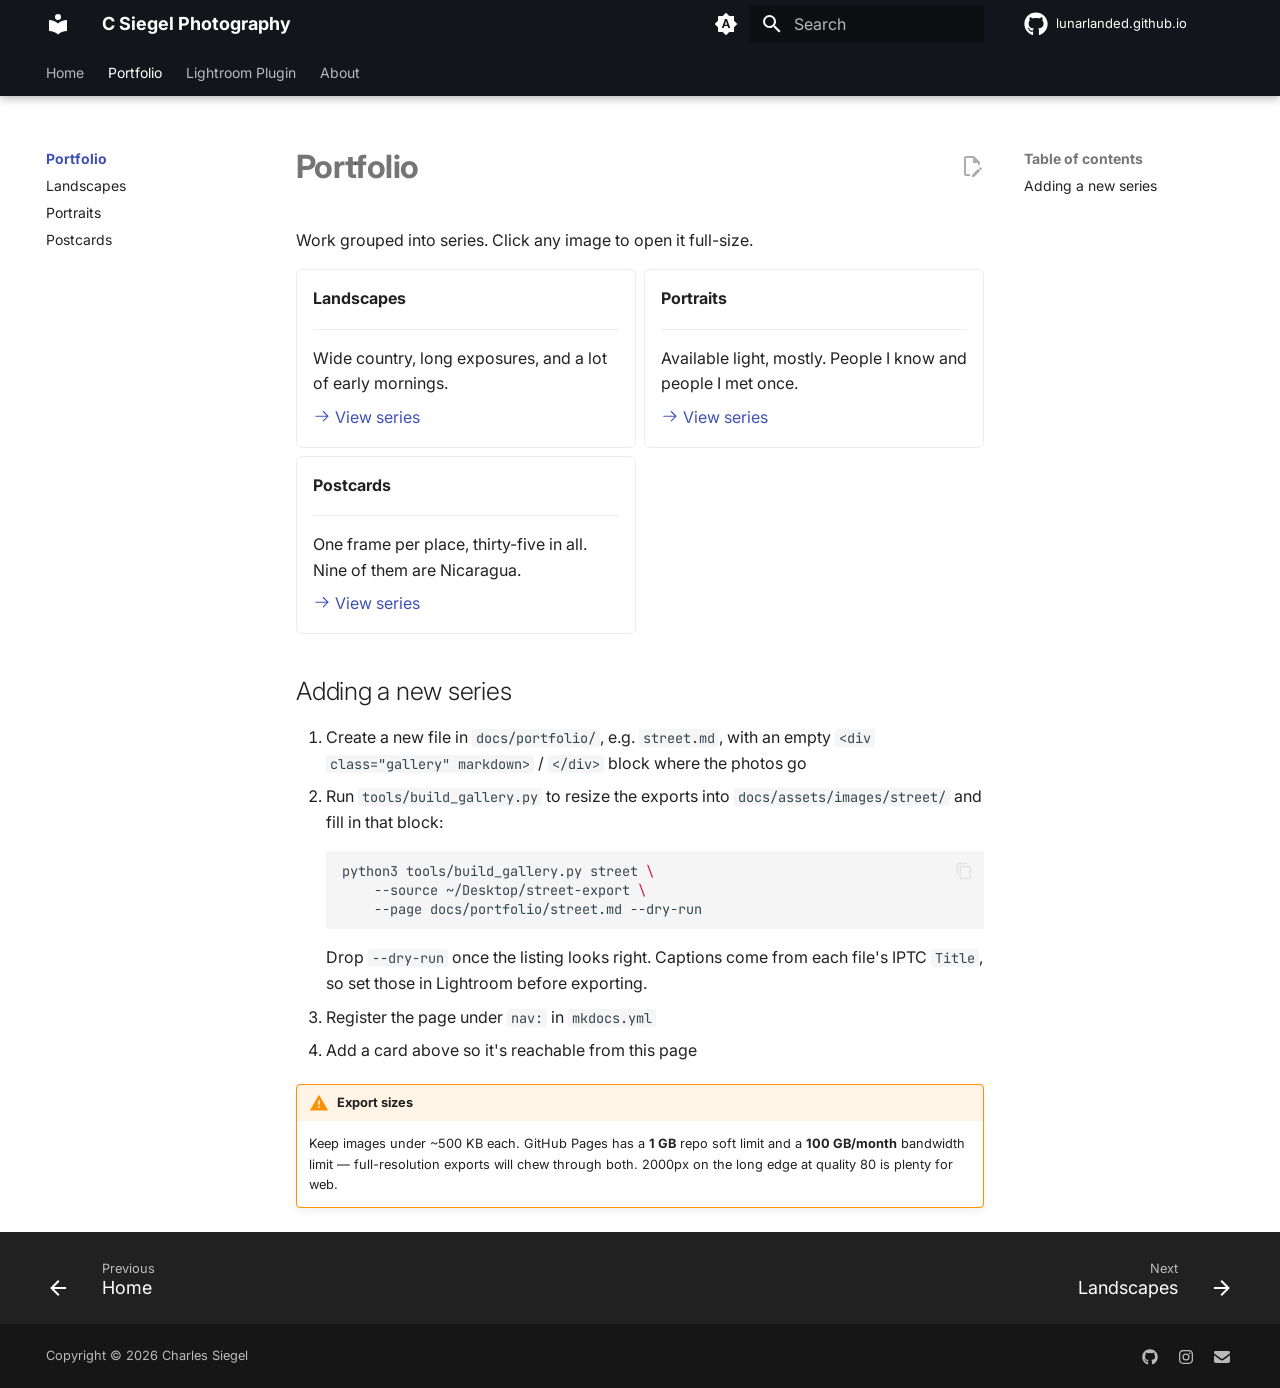
<file: portfolio/index.html>
<!doctype html>
<html lang="en" class="no-js">
  <head>
    
      <meta charset="utf-8">
      <meta name="viewport" content="width=device-width,initial-scale=1">
      
        <meta name="description" content="Photography, tools, and odds and ends.">
      
      
        <meta name="author" content="Charles Siegel">
      
      
        <link rel="canonical" href="https://docs.csiegel.photography/portfolio/">
      
      
        <link rel="prev" href="..">
      
      
        <link rel="next" href="landscapes/">
      
      
        
      
      
      <link rel="icon" href="../assets/images/favicon.png">
      <meta name="generator" content="mkdocs-1.6.1, mkdocs-material-9.7.7">
    
    
      
        <title>Portfolio - C Siegel Photography</title>
      
    
    
      <link rel="stylesheet" href="../assets/stylesheets/main.ec1eaa64.min.css">
      
        
        <link rel="stylesheet" href="../assets/stylesheets/palette.ab4e12ef.min.css">
      
      


    
    
      
    
    
      
        
        
        <link rel="preconnect" href="https://fonts.gstatic.com" crossorigin>
        <link rel="stylesheet" href="https://fonts.googleapis.com/css?family=Inter:300,300i,400,400i,700,700i%7CJetBrains+Mono:400,400i,700,700i&display=fallback">
        <style>:root{--md-text-font:"Inter";--md-code-font:"JetBrains Mono"}</style>
      
    
    
      <link rel="stylesheet" href="../assets/stylesheets/extra.css">
    
    <script>__md_scope=new URL("..",location),__md_hash=e=>[...e].reduce(((e,_)=>(e<<5)-e+_.charCodeAt(0)),0),__md_get=(e,_=localStorage,t=__md_scope)=>JSON.parse(_.getItem(t.pathname+"."+e)),__md_set=(e,_,t=localStorage,a=__md_scope)=>{try{t.setItem(a.pathname+"."+e,JSON.stringify(_))}catch(e){}}</script>
    
      

    
    
   <link href="../assets/stylesheets/glightbox.min.css" rel="stylesheet"/><style>
    html.glightbox-open { overflow: initial; height: 100%; }
    .gslide-title { margin-top: 0px; user-select: text; }
    .gslide-desc { color: #666; user-select: text; }
    .gslide-image img { background: white; }
    .gscrollbar-fixer { padding-right: 15px; }
    .gdesc-inner { font-size: 0.75rem; }
    body[data-md-color-scheme="slate"] .gdesc-inner { background: var(--md-default-bg-color);}
    body[data-md-color-scheme="slate"] .gslide-title { color: var(--md-default-fg-color);}
    body[data-md-color-scheme="slate"] .gslide-desc { color: var(--md-default-fg-color);}</style> <script src="../assets/javascripts/glightbox.min.js"></script></head>
  
  
    
    
      
    
    
    
    
    <body dir="ltr" data-md-color-scheme="default" data-md-color-primary="indigo" data-md-color-accent="indigo">
  
    
    <input class="md-toggle" data-md-toggle="drawer" type="checkbox" id="__drawer" autocomplete="off">
    <input class="md-toggle" data-md-toggle="search" type="checkbox" id="__search" autocomplete="off">
    <label class="md-overlay" for="__drawer"></label>
    <div data-md-component="skip">
      
        
        <a href="#portfolio" class="md-skip">
          Skip to content
        </a>
      
    </div>
    <div data-md-component="announce">
      
    </div>
    
    
      

  

<header class="md-header md-header--shadow md-header--lifted" data-md-component="header">
  <nav class="md-header__inner md-grid" aria-label="Header">
    <a href=".." title="C Siegel Photography" class="md-header__button md-logo" aria-label="C Siegel Photography" data-md-component="logo">
      
  
  <svg xmlns="http://www.w3.org/2000/svg" viewBox="0 0 24 24"><path d="M12 8a3 3 0 0 0 3-3 3 3 0 0 0-3-3 3 3 0 0 0-3 3 3 3 0 0 0 3 3m0 3.54C9.64 9.35 6.5 8 3 8v11c3.5 0 6.64 1.35 9 3.54 2.36-2.19 5.5-3.54 9-3.54V8c-3.5 0-6.64 1.35-9 3.54"/></svg>

    </a>
    <label class="md-header__button md-icon" for="__drawer">
      
      <svg xmlns="http://www.w3.org/2000/svg" viewBox="0 0 24 24"><path d="M3 6h18v2H3zm0 5h18v2H3zm0 5h18v2H3z"/></svg>
    </label>
    <div class="md-header__title" data-md-component="header-title">
      <div class="md-header__ellipsis">
        <div class="md-header__topic">
          <span class="md-ellipsis">
            C Siegel Photography
          </span>
        </div>
        <div class="md-header__topic" data-md-component="header-topic">
          <span class="md-ellipsis">
            
              Portfolio
            
          </span>
        </div>
      </div>
    </div>
    
      
        <form class="md-header__option" data-md-component="palette">
  
    
    
    
    <input class="md-option" data-md-color-media="(prefers-color-scheme)" data-md-color-scheme="default" data-md-color-primary="indigo" data-md-color-accent="indigo"  aria-label="Switch to light mode"  type="radio" name="__palette" id="__palette_0">
    
      <label class="md-header__button md-icon" title="Switch to light mode" for="__palette_1" hidden>
        <svg xmlns="http://www.w3.org/2000/svg" viewBox="0 0 24 24"><path d="m14.3 16-.7-2h-3.2l-.7 2H7.8L11 7h2l3.2 9zM20 8.69V4h-4.69L12 .69 8.69 4H4v4.69L.69 12 4 15.31V20h4.69L12 23.31 15.31 20H20v-4.69L23.31 12zm-9.15 3.96h2.3L12 9z"/></svg>
      </label>
    
  
    
    
    
    <input class="md-option" data-md-color-media="(prefers-color-scheme: light)" data-md-color-scheme="default" data-md-color-primary="black" data-md-color-accent="deep-orange"  aria-label="Switch to dark mode"  type="radio" name="__palette" id="__palette_1">
    
      <label class="md-header__button md-icon" title="Switch to dark mode" for="__palette_2" hidden>
        <svg xmlns="http://www.w3.org/2000/svg" viewBox="0 0 24 24"><path d="M12 8a4 4 0 0 0-4 4 4 4 0 0 0 4 4 4 4 0 0 0 4-4 4 4 0 0 0-4-4m0 10a6 6 0 0 1-6-6 6 6 0 0 1 6-6 6 6 0 0 1 6 6 6 6 0 0 1-6 6m8-9.31V4h-4.69L12 .69 8.69 4H4v4.69L.69 12 4 15.31V20h4.69L12 23.31 15.31 20H20v-4.69L23.31 12z"/></svg>
      </label>
    
  
    
    
    
    <input class="md-option" data-md-color-media="(prefers-color-scheme: dark)" data-md-color-scheme="slate" data-md-color-primary="black" data-md-color-accent="deep-orange"  aria-label="Switch to system preference"  type="radio" name="__palette" id="__palette_2">
    
      <label class="md-header__button md-icon" title="Switch to system preference" for="__palette_0" hidden>
        <svg xmlns="http://www.w3.org/2000/svg" viewBox="0 0 24 24"><path d="M12 18c-.89 0-1.74-.2-2.5-.55C11.56 16.5 13 14.42 13 12s-1.44-4.5-3.5-5.45C10.26 6.2 11.11 6 12 6a6 6 0 0 1 6 6 6 6 0 0 1-6 6m8-9.31V4h-4.69L12 .69 8.69 4H4v4.69L.69 12 4 15.31V20h4.69L12 23.31 15.31 20H20v-4.69L23.31 12z"/></svg>
      </label>
    
  
</form>
      
    
    
      <script>var palette=__md_get("__palette");if(palette&&palette.color){if("(prefers-color-scheme)"===palette.color.media){var media=matchMedia("(prefers-color-scheme: light)"),input=document.querySelector(media.matches?"[data-md-color-media='(prefers-color-scheme: light)']":"[data-md-color-media='(prefers-color-scheme: dark)']");palette.color.media=input.getAttribute("data-md-color-media"),palette.color.scheme=input.getAttribute("data-md-color-scheme"),palette.color.primary=input.getAttribute("data-md-color-primary"),palette.color.accent=input.getAttribute("data-md-color-accent")}for(var[key,value]of Object.entries(palette.color))document.body.setAttribute("data-md-color-"+key,value)}</script>
    
    
    
      
      
        <label class="md-header__button md-icon" for="__search">
          
          <svg xmlns="http://www.w3.org/2000/svg" viewBox="0 0 24 24"><path d="M9.5 3A6.5 6.5 0 0 1 16 9.5c0 1.61-.59 3.09-1.56 4.23l.27.27h.79l5 5-1.5 1.5-5-5v-.79l-.27-.27A6.52 6.52 0 0 1 9.5 16 6.5 6.5 0 0 1 3 9.5 6.5 6.5 0 0 1 9.5 3m0 2C7 5 5 7 5 9.5S7 14 9.5 14 14 12 14 9.5 12 5 9.5 5"/></svg>
        </label>
        <div class="md-search" data-md-component="search" role="dialog">
  <label class="md-search__overlay" for="__search"></label>
  <div class="md-search__inner" role="search">
    <form class="md-search__form" name="search">
      <input type="text" class="md-search__input" name="query" aria-label="Search" placeholder="Search" autocapitalize="off" autocorrect="off" autocomplete="off" spellcheck="false" data-md-component="search-query" required>
      <label class="md-search__icon md-icon" for="__search">
        
        <svg xmlns="http://www.w3.org/2000/svg" viewBox="0 0 24 24"><path d="M9.5 3A6.5 6.5 0 0 1 16 9.5c0 1.61-.59 3.09-1.56 4.23l.27.27h.79l5 5-1.5 1.5-5-5v-.79l-.27-.27A6.52 6.52 0 0 1 9.5 16 6.5 6.5 0 0 1 3 9.5 6.5 6.5 0 0 1 9.5 3m0 2C7 5 5 7 5 9.5S7 14 9.5 14 14 12 14 9.5 12 5 9.5 5"/></svg>
        
        <svg xmlns="http://www.w3.org/2000/svg" viewBox="0 0 24 24"><path d="M20 11v2H8l5.5 5.5-1.42 1.42L4.16 12l7.92-7.92L13.5 5.5 8 11z"/></svg>
      </label>
      <nav class="md-search__options" aria-label="Search">
        
          <a href="javascript:void(0)" class="md-search__icon md-icon" title="Share" aria-label="Share" data-clipboard data-clipboard-text="" data-md-component="search-share" tabindex="-1">
            
            <svg xmlns="http://www.w3.org/2000/svg" viewBox="0 0 24 24"><path d="M18 16.08c-.76 0-1.44.3-1.96.77L8.91 12.7c.05-.23.09-.46.09-.7s-.04-.47-.09-.7l7.05-4.11c.54.5 1.25.81 2.04.81a3 3 0 0 0 3-3 3 3 0 0 0-3-3 3 3 0 0 0-3 3c0 .24.04.47.09.7L8.04 9.81C7.5 9.31 6.79 9 6 9a3 3 0 0 0-3 3 3 3 0 0 0 3 3c.79 0 1.5-.31 2.04-.81l7.12 4.15c-.05.21-.08.43-.08.66 0 1.61 1.31 2.91 2.92 2.91s2.92-1.3 2.92-2.91A2.92 2.92 0 0 0 18 16.08"/></svg>
          </a>
        
        <button type="reset" class="md-search__icon md-icon" title="Clear" aria-label="Clear" tabindex="-1">
          
          <svg xmlns="http://www.w3.org/2000/svg" viewBox="0 0 24 24"><path d="M19 6.41 17.59 5 12 10.59 6.41 5 5 6.41 10.59 12 5 17.59 6.41 19 12 13.41 17.59 19 19 17.59 13.41 12z"/></svg>
        </button>
      </nav>
      
        <div class="md-search__suggest" data-md-component="search-suggest"></div>
      
    </form>
    <div class="md-search__output">
      <div class="md-search__scrollwrap" tabindex="0" data-md-scrollfix>
        <div class="md-search-result" data-md-component="search-result">
          <div class="md-search-result__meta">
            Initializing search
          </div>
          <ol class="md-search-result__list" role="presentation"></ol>
        </div>
      </div>
    </div>
  </div>
</div>
      
    
    
      <div class="md-header__source">
        <a href="https://github.com/LunarLanded/lunarlanded.github.io" title="Go to repository" class="md-source" data-md-component="source">
  <div class="md-source__icon md-icon">
    
    <svg xmlns="http://www.w3.org/2000/svg" viewBox="0 0 512 512"><!--! Font Awesome Free 7.1.0 by @fontawesome - https://fontawesome.com License - https://fontawesome.com/license/free (Icons: CC BY 4.0, Fonts: SIL OFL 1.1, Code: MIT License) Copyright 2025 Fonticons, Inc.--><path d="M173.9 397.4c0 2-2.3 3.6-5.2 3.6-3.3.3-5.6-1.3-5.6-3.6 0-2 2.3-3.6 5.2-3.6 3-.3 5.6 1.3 5.6 3.6m-31.1-4.5c-.7 2 1.3 4.3 4.3 4.9 2.6 1 5.6 0 6.2-2s-1.3-4.3-4.3-5.2c-2.6-.7-5.5.3-6.2 2.3m44.2-1.7c-2.9.7-4.9 2.6-4.6 4.9.3 2 2.9 3.3 5.9 2.6 2.9-.7 4.9-2.6 4.6-4.6-.3-1.9-3-3.2-5.9-2.9M252.8 8C114.1 8 8 113.3 8 252c0 110.9 69.8 205.8 169.5 239.2 12.8 2.3 17.3-5.6 17.3-12.1 0-6.2-.3-40.4-.3-61.4 0 0-70 15-84.7-29.8 0 0-11.4-29.1-27.8-36.6 0 0-22.9-15.7 1.6-15.4 0 0 24.9 2 38.6 25.8 21.9 38.6 58.6 27.5 72.9 20.9 2.3-16 8.8-27.1 16-33.7-55.9-6.2-112.3-14.3-112.3-110.5 0-27.5 7.6-41.3 23.6-58.9-2.6-6.5-11.1-33.3 2.6-67.9 20.9-6.5 69 27 69 27 20-5.6 41.5-8.5 62.8-8.5s42.8 2.9 62.8 8.5c0 0 48.1-33.6 69-27 13.7 34.7 5.2 61.4 2.6 67.9 16 17.7 25.8 31.5 25.8 58.9 0 96.5-58.9 104.2-114.8 110.5 9.2 7.9 17 22.9 17 46.4 0 33.7-.3 75.4-.3 83.6 0 6.5 4.6 14.4 17.3 12.1C436.2 457.8 504 362.9 504 252 504 113.3 391.5 8 252.8 8M105.2 352.9c-1.3 1-1 3.3.7 5.2 1.6 1.6 3.9 2.3 5.2 1 1.3-1 1-3.3-.7-5.2-1.6-1.6-3.9-2.3-5.2-1m-10.8-8.1c-.7 1.3.3 2.9 2.3 3.9 1.6 1 3.6.7 4.3-.7.7-1.3-.3-2.9-2.3-3.9-2-.6-3.6-.3-4.3.7m32.4 35.6c-1.6 1.3-1 4.3 1.3 6.2 2.3 2.3 5.2 2.6 6.5 1 1.3-1.3.7-4.3-1.3-6.2-2.2-2.3-5.2-2.6-6.5-1m-11.4-14.7c-1.6 1-1.6 3.6 0 5.9s4.3 3.3 5.6 2.3c1.6-1.3 1.6-3.9 0-6.2-1.4-2.3-4-3.3-5.6-2"/></svg>
  </div>
  <div class="md-source__repository">
    lunarlanded.github.io
  </div>
</a>
      </div>
    
  </nav>
  
    
      
<nav class="md-tabs" aria-label="Tabs" data-md-component="tabs">
  <div class="md-grid">
    <ul class="md-tabs__list">
      
        
  
  
  
  
    <li class="md-tabs__item">
      <a href=".." class="md-tabs__link">
        
  
  
    
  
  Home

      </a>
    </li>
  

      
        
  
  
  
    
  
  
    
    
      <li class="md-tabs__item md-tabs__item--active">
        <a href="./" class="md-tabs__link">
          
  
  
    
  
  Portfolio

        </a>
      </li>
    
  

      
        
  
  
  
  
    
    
      <li class="md-tabs__item">
        <a href="../plugin/" class="md-tabs__link">
          
  
  
    
  
  Lightroom Plugin

        </a>
      </li>
    
  

      
        
  
  
  
  
    
    
      <li class="md-tabs__item">
        <a href="../about/" class="md-tabs__link">
          
  
  
    
  
  About

        </a>
      </li>
    
  

      
    </ul>
  </div>
</nav>
    
  
</header>
    
    <div class="md-container" data-md-component="container">
      
      
        
      
      <main class="md-main" data-md-component="main">
        <div class="md-main__inner md-grid">
          
            
              
              <div class="md-sidebar md-sidebar--primary" data-md-component="sidebar" data-md-type="navigation" >
                <div class="md-sidebar__scrollwrap">
                  <div class="md-sidebar__inner">
                    


  


<nav class="md-nav md-nav--primary md-nav--lifted" aria-label="Navigation" data-md-level="0">
  <label class="md-nav__title" for="__drawer">
    <a href=".." title="C Siegel Photography" class="md-nav__button md-logo" aria-label="C Siegel Photography" data-md-component="logo">
      
  
  <svg xmlns="http://www.w3.org/2000/svg" viewBox="0 0 24 24"><path d="M12 8a3 3 0 0 0 3-3 3 3 0 0 0-3-3 3 3 0 0 0-3 3 3 3 0 0 0 3 3m0 3.54C9.64 9.35 6.5 8 3 8v11c3.5 0 6.64 1.35 9 3.54 2.36-2.19 5.5-3.54 9-3.54V8c-3.5 0-6.64 1.35-9 3.54"/></svg>

    </a>
    C Siegel Photography
  </label>
  
    <div class="md-nav__source">
      <a href="https://github.com/LunarLanded/lunarlanded.github.io" title="Go to repository" class="md-source" data-md-component="source">
  <div class="md-source__icon md-icon">
    
    <svg xmlns="http://www.w3.org/2000/svg" viewBox="0 0 512 512"><!--! Font Awesome Free 7.1.0 by @fontawesome - https://fontawesome.com License - https://fontawesome.com/license/free (Icons: CC BY 4.0, Fonts: SIL OFL 1.1, Code: MIT License) Copyright 2025 Fonticons, Inc.--><path d="M173.9 397.4c0 2-2.3 3.6-5.2 3.6-3.3.3-5.6-1.3-5.6-3.6 0-2 2.3-3.6 5.2-3.6 3-.3 5.6 1.3 5.6 3.6m-31.1-4.5c-.7 2 1.3 4.3 4.3 4.9 2.6 1 5.6 0 6.2-2s-1.3-4.3-4.3-5.2c-2.6-.7-5.5.3-6.2 2.3m44.2-1.7c-2.9.7-4.9 2.6-4.6 4.9.3 2 2.9 3.3 5.9 2.6 2.9-.7 4.9-2.6 4.6-4.6-.3-1.9-3-3.2-5.9-2.9M252.8 8C114.1 8 8 113.3 8 252c0 110.9 69.8 205.8 169.5 239.2 12.8 2.3 17.3-5.6 17.3-12.1 0-6.2-.3-40.4-.3-61.4 0 0-70 15-84.7-29.8 0 0-11.4-29.1-27.8-36.6 0 0-22.9-15.7 1.6-15.4 0 0 24.9 2 38.6 25.8 21.9 38.6 58.6 27.5 72.9 20.9 2.3-16 8.8-27.1 16-33.7-55.9-6.2-112.3-14.3-112.3-110.5 0-27.5 7.6-41.3 23.6-58.9-2.6-6.5-11.1-33.3 2.6-67.9 20.9-6.5 69 27 69 27 20-5.6 41.5-8.5 62.8-8.5s42.8 2.9 62.8 8.5c0 0 48.1-33.6 69-27 13.7 34.7 5.2 61.4 2.6 67.9 16 17.7 25.8 31.5 25.8 58.9 0 96.5-58.9 104.2-114.8 110.5 9.2 7.9 17 22.9 17 46.4 0 33.7-.3 75.4-.3 83.6 0 6.5 4.6 14.4 17.3 12.1C436.2 457.8 504 362.9 504 252 504 113.3 391.5 8 252.8 8M105.2 352.9c-1.3 1-1 3.3.7 5.2 1.6 1.6 3.9 2.3 5.2 1 1.3-1 1-3.3-.7-5.2-1.6-1.6-3.9-2.3-5.2-1m-10.8-8.1c-.7 1.3.3 2.9 2.3 3.9 1.6 1 3.6.7 4.3-.7.7-1.3-.3-2.9-2.3-3.9-2-.6-3.6-.3-4.3.7m32.4 35.6c-1.6 1.3-1 4.3 1.3 6.2 2.3 2.3 5.2 2.6 6.5 1 1.3-1.3.7-4.3-1.3-6.2-2.2-2.3-5.2-2.6-6.5-1m-11.4-14.7c-1.6 1-1.6 3.6 0 5.9s4.3 3.3 5.6 2.3c1.6-1.3 1.6-3.9 0-6.2-1.4-2.3-4-3.3-5.6-2"/></svg>
  </div>
  <div class="md-source__repository">
    lunarlanded.github.io
  </div>
</a>
    </div>
  
  <ul class="md-nav__list" data-md-scrollfix>
    
      
      
  
  
  
  
    <li class="md-nav__item">
      <a href=".." class="md-nav__link">
        
  
  
  <span class="md-ellipsis">
    
  
    Home
  

    
  </span>
  
  

      </a>
    </li>
  

    
      
      
  
  
    
  
  
  
    
    
      
        
          
        
      
        
      
        
      
        
      
    
    
    
      
        
        
      
      
        
      
    
    
    <li class="md-nav__item md-nav__item--active md-nav__item--section md-nav__item--nested">
      
        
        
        <input class="md-nav__toggle md-toggle " type="checkbox" id="__nav_2" checked>
        
          
          <div class="md-nav__link md-nav__container">
            <a href="./" class="md-nav__link md-nav__link--active">
              
  
  
  <span class="md-ellipsis">
    
  
    Portfolio
  

    
  </span>
  
  

            </a>
            
              
              <label class="md-nav__link md-nav__link--active" for="__nav_2" id="__nav_2_label" tabindex="">
                <span class="md-nav__icon md-icon"></span>
              </label>
            
          </div>
        
        <nav class="md-nav" data-md-level="1" aria-labelledby="__nav_2_label" aria-expanded="true">
          <label class="md-nav__title" for="__nav_2">
            <span class="md-nav__icon md-icon"></span>
            
  
    Portfolio
  

          </label>
          <ul class="md-nav__list" data-md-scrollfix>
            
              
            
              
                
  
  
  
  
    <li class="md-nav__item">
      <a href="landscapes/" class="md-nav__link">
        
  
  
  <span class="md-ellipsis">
    
  
    Landscapes
  

    
  </span>
  
  

      </a>
    </li>
  

              
            
              
                
  
  
  
  
    <li class="md-nav__item">
      <a href="portraits/" class="md-nav__link">
        
  
  
  <span class="md-ellipsis">
    
  
    Portraits
  

    
  </span>
  
  

      </a>
    </li>
  

              
            
              
                
  
  
  
  
    <li class="md-nav__item">
      <a href="postcards/" class="md-nav__link">
        
  
  
  <span class="md-ellipsis">
    
  
    Postcards
  

    
  </span>
  
  

      </a>
    </li>
  

              
            
          </ul>
        </nav>
      
    </li>
  

    
      
      
  
  
  
  
    
    
      
        
          
        
      
        
      
        
      
        
      
        
      
    
    
    
      
      
        
      
    
    
    <li class="md-nav__item md-nav__item--nested">
      
        
        
        <input class="md-nav__toggle md-toggle " type="checkbox" id="__nav_3" >
        
          
          <div class="md-nav__link md-nav__container">
            <a href="../plugin/" class="md-nav__link ">
              
  
  
  <span class="md-ellipsis">
    
  
    Lightroom Plugin
  

    
  </span>
  
  

            </a>
            
              
              <label class="md-nav__link " for="__nav_3" id="__nav_3_label" tabindex="0">
                <span class="md-nav__icon md-icon"></span>
              </label>
            
          </div>
        
        <nav class="md-nav" data-md-level="1" aria-labelledby="__nav_3_label" aria-expanded="false">
          <label class="md-nav__title" for="__nav_3">
            <span class="md-nav__icon md-icon"></span>
            
  
    Lightroom Plugin
  

          </label>
          <ul class="md-nav__list" data-md-scrollfix>
            
              
            
              
                
  
  
  
  
    <li class="md-nav__item">
      <a href="../plugin/installation/" class="md-nav__link">
        
  
  
  <span class="md-ellipsis">
    
  
    Installation
  

    
  </span>
  
  

      </a>
    </li>
  

              
            
              
                
  
  
  
  
    <li class="md-nav__item">
      <a href="../plugin/usage/" class="md-nav__link">
        
  
  
  <span class="md-ellipsis">
    
  
    Usage
  

    
  </span>
  
  

      </a>
    </li>
  

              
            
              
                
  
  
  
  
    <li class="md-nav__item">
      <a href="../plugin/changelog/" class="md-nav__link">
        
  
  
  <span class="md-ellipsis">
    
  
    Changelog
  

    
  </span>
  
  

      </a>
    </li>
  

              
            
              
                
  
  
  
  
    <li class="md-nav__item">
      <a href="../plugin/faq/" class="md-nav__link">
        
  
  
  <span class="md-ellipsis">
    
  
    FAQ
  

    
  </span>
  
  

      </a>
    </li>
  

              
            
          </ul>
        </nav>
      
    </li>
  

    
      
      
  
  
  
  
    
    
      
        
          
        
      
        
      
        
      
    
    
    
      
      
        
      
    
    
    <li class="md-nav__item md-nav__item--nested">
      
        
        
        <input class="md-nav__toggle md-toggle " type="checkbox" id="__nav_4" >
        
          
          <div class="md-nav__link md-nav__container">
            <a href="../about/" class="md-nav__link ">
              
  
  
  <span class="md-ellipsis">
    
  
    About
  

    
  </span>
  
  

            </a>
            
              
              <label class="md-nav__link " for="__nav_4" id="__nav_4_label" tabindex="0">
                <span class="md-nav__icon md-icon"></span>
              </label>
            
          </div>
        
        <nav class="md-nav" data-md-level="1" aria-labelledby="__nav_4_label" aria-expanded="false">
          <label class="md-nav__title" for="__nav_4">
            <span class="md-nav__icon md-icon"></span>
            
  
    About
  

          </label>
          <ul class="md-nav__list" data-md-scrollfix>
            
              
            
              
                
  
  
  
  
    <li class="md-nav__item">
      <a href="../about/contact/" class="md-nav__link">
        
  
  
  <span class="md-ellipsis">
    
  
    Contact
  

    
  </span>
  
  

      </a>
    </li>
  

              
            
              
                
  
  
  
  
    <li class="md-nav__item">
      <a href="../about/licensing/" class="md-nav__link">
        
  
  
  <span class="md-ellipsis">
    
  
    Licensing
  

    
  </span>
  
  

      </a>
    </li>
  

              
            
          </ul>
        </nav>
      
    </li>
  

    
  </ul>
</nav>
                  </div>
                </div>
              </div>
            
            
              
              <div class="md-sidebar md-sidebar--secondary" data-md-component="sidebar" data-md-type="toc" >
                <div class="md-sidebar__scrollwrap">
                  <div class="md-sidebar__inner">
                    

<nav class="md-nav md-nav--secondary" aria-label="Table of contents">
  
  
  
    
  
  
    <label class="md-nav__title" for="__toc">
      <span class="md-nav__icon md-icon"></span>
      Table of contents
    </label>
    <ul class="md-nav__list" data-md-component="toc" data-md-scrollfix>
      
        <li class="md-nav__item">
  <a href="#adding-a-new-series" class="md-nav__link">
    <span class="md-ellipsis">
      
        Adding a new series
      
    </span>
  </a>
  
</li>
      
    </ul>
  
</nav>
                  </div>
                </div>
              </div>
            
          
          
            <div class="md-content" data-md-component="content">
              
              <article class="md-content__inner md-typeset">
                
                  


  
    <a href="https://github.com/LunarLanded/lunarlanded.github.io/edit/main/docs/portfolio/index.md" title="Edit this page" class="md-content__button md-icon" rel="edit">
      
      <svg xmlns="http://www.w3.org/2000/svg" viewBox="0 0 24 24"><path d="M10 20H6V4h7v5h5v3.1l2-2V8l-6-6H6c-1.1 0-2 .9-2 2v16c0 1.1.9 2 2 2h4zm10.2-7c.1 0 .3.1.4.2l1.3 1.3c.2.2.2.6 0 .8l-1 1-2.1-2.1 1-1c.1-.1.2-.2.4-.2m0 3.9L14.1 23H12v-2.1l6.1-6.1z"/></svg>
    </a>
  
  


<h1 id="portfolio">Portfolio<a class="headerlink" href="#portfolio" title="Anchor link to this section">&para;</a></h1>
<p>Work grouped into series. Click any image to open it full-size.</p>
<div class="grid cards">
<ul>
<li>
<p><strong>Landscapes</strong></p>
<hr />
<p>Wide country, long exposures, and a lot of early mornings.</p>
<p><a href="landscapes/"><span class="twemoji"><svg xmlns="http://www.w3.org/2000/svg" viewBox="0 0 24 24"><path d="M13.22 19.03a.75.75 0 0 1 0-1.06L18.19 13H3.75a.75.75 0 0 1 0-1.5h14.44l-4.97-4.97a.749.749 0 0 1 .326-1.275.75.75 0 0 1 .734.215l6.25 6.25a.75.75 0 0 1 0 1.06l-6.25 6.25a.75.75 0 0 1-1.06 0"/></svg></span> View series</a></p>
</li>
<li>
<p><strong>Portraits</strong></p>
<hr />
<p>Available light, mostly. People I know and people I met once.</p>
<p><a href="portraits/"><span class="twemoji"><svg xmlns="http://www.w3.org/2000/svg" viewBox="0 0 24 24"><path d="M13.22 19.03a.75.75 0 0 1 0-1.06L18.19 13H3.75a.75.75 0 0 1 0-1.5h14.44l-4.97-4.97a.749.749 0 0 1 .326-1.275.75.75 0 0 1 .734.215l6.25 6.25a.75.75 0 0 1 0 1.06l-6.25 6.25a.75.75 0 0 1-1.06 0"/></svg></span> View series</a></p>
</li>
<li>
<p><strong>Postcards</strong></p>
<hr />
<p>One frame per place, thirty-five in all. Nine of them are Nicaragua.</p>
<p><a href="postcards/"><span class="twemoji"><svg xmlns="http://www.w3.org/2000/svg" viewBox="0 0 24 24"><path d="M13.22 19.03a.75.75 0 0 1 0-1.06L18.19 13H3.75a.75.75 0 0 1 0-1.5h14.44l-4.97-4.97a.749.749 0 0 1 .326-1.275.75.75 0 0 1 .734.215l6.25 6.25a.75.75 0 0 1 0 1.06l-6.25 6.25a.75.75 0 0 1-1.06 0"/></svg></span> View series</a></p>
</li>
</ul>
</div>
<h2 id="adding-a-new-series">Adding a new series<a class="headerlink" href="#adding-a-new-series" title="Anchor link to this section">&para;</a></h2>
<ol>
<li>Create a new file in <code>docs/portfolio/</code>, e.g. <code>street.md</code>, with an empty
   <code>&lt;div class="gallery" markdown&gt;</code> / <code>&lt;/div&gt;</code> block where the photos go</li>
<li>
<p>Run <code>tools/build_gallery.py</code> to resize the exports into
   <code>docs/assets/images/street/</code> and fill in that block:</p>
<div class="language-bash highlight"><pre><span></span><code><span id="__span-0-1"><a id="__codelineno-0-1" name="__codelineno-0-1" href="#__codelineno-0-1"></a>python3<span class="w"> </span>tools/build_gallery.py<span class="w"> </span>street<span class="w"> </span><span class="se">\</span>
</span><span id="__span-0-2"><a id="__codelineno-0-2" name="__codelineno-0-2" href="#__codelineno-0-2"></a><span class="w">    </span>--source<span class="w"> </span>~/Desktop/street-export<span class="w"> </span><span class="se">\</span>
</span><span id="__span-0-3"><a id="__codelineno-0-3" name="__codelineno-0-3" href="#__codelineno-0-3"></a><span class="w">    </span>--page<span class="w"> </span>docs/portfolio/street.md<span class="w"> </span>--dry-run
</span></code></pre></div>
<p>Drop <code>--dry-run</code> once the listing looks right. Captions come from each
file's IPTC <code>Title</code>, so set those in Lightroom before exporting.</p>
</li>
<li>
<p>Register the page under <code>nav:</code> in <code>mkdocs.yml</code></p>
</li>
<li>Add a card above so it's reachable from this page</li>
</ol>
<div class="admonition warning">
<p class="admonition-title">Export sizes</p>
<p>Keep images under ~500 KB each. GitHub Pages has a <strong>1 GB</strong> repo soft limit
and a <strong>100 GB/month</strong> bandwidth limit — full-resolution exports will chew
through both. 2000px on the long edge at quality 80 is plenty for web.</p>
</div>












                
              </article>
            </div>
          
          
  <script>var tabs=__md_get("__tabs");if(Array.isArray(tabs))e:for(var set of document.querySelectorAll(".tabbed-set")){var labels=set.querySelector(".tabbed-labels");for(var tab of tabs)for(var label of labels.getElementsByTagName("label"))if(label.innerText.trim()===tab){var input=document.getElementById(label.htmlFor);input.checked=!0;continue e}}</script>

<script>var target=document.getElementById(location.hash.slice(1));target&&target.name&&(target.checked=target.name.startsWith("__tabbed_"))</script>
        </div>
        
          <button type="button" class="md-top md-icon" data-md-component="top" hidden>
  
  <svg xmlns="http://www.w3.org/2000/svg" viewBox="0 0 24 24"><path d="M13 20h-2V8l-5.5 5.5-1.42-1.42L12 4.16l7.92 7.92-1.42 1.42L13 8z"/></svg>
  Back to top
</button>
        
      </main>
      
        <footer class="md-footer">
  
    
      
      <nav class="md-footer__inner md-grid" aria-label="Footer" >
        
          
          <a href=".." class="md-footer__link md-footer__link--prev" aria-label="Previous: Home">
            <div class="md-footer__button md-icon">
              
              <svg xmlns="http://www.w3.org/2000/svg" viewBox="0 0 24 24"><path d="M20 11v2H8l5.5 5.5-1.42 1.42L4.16 12l7.92-7.92L13.5 5.5 8 11z"/></svg>
            </div>
            <div class="md-footer__title">
              <span class="md-footer__direction">
                Previous
              </span>
              <div class="md-ellipsis">
                Home
              </div>
            </div>
          </a>
        
        
          
          <a href="landscapes/" class="md-footer__link md-footer__link--next" aria-label="Next: Landscapes">
            <div class="md-footer__title">
              <span class="md-footer__direction">
                Next
              </span>
              <div class="md-ellipsis">
                Landscapes
              </div>
            </div>
            <div class="md-footer__button md-icon">
              
              <svg xmlns="http://www.w3.org/2000/svg" viewBox="0 0 24 24"><path d="M4 11v2h12l-5.5 5.5 1.42 1.42L19.84 12l-7.92-7.92L10.5 5.5 16 11z"/></svg>
            </div>
          </a>
        
      </nav>
    
  
  <div class="md-footer-meta md-typeset">
    <div class="md-footer-meta__inner md-grid">
      <div class="md-copyright">
  
    <div class="md-copyright__highlight">
      Copyright &copy; 2026 Charles Siegel
    </div>
  
  
</div>
      
        
<div class="md-social">
  
    
    
    
    
      
      
    
    <a href="https://github.com/LunarLanded" target="_blank" rel="noopener" title="github.com" class="md-social__link">
      <svg xmlns="http://www.w3.org/2000/svg" viewBox="0 0 512 512"><!--! Font Awesome Free 7.1.0 by @fontawesome - https://fontawesome.com License - https://fontawesome.com/license/free (Icons: CC BY 4.0, Fonts: SIL OFL 1.1, Code: MIT License) Copyright 2025 Fonticons, Inc.--><path d="M173.9 397.4c0 2-2.3 3.6-5.2 3.6-3.3.3-5.6-1.3-5.6-3.6 0-2 2.3-3.6 5.2-3.6 3-.3 5.6 1.3 5.6 3.6m-31.1-4.5c-.7 2 1.3 4.3 4.3 4.9 2.6 1 5.6 0 6.2-2s-1.3-4.3-4.3-5.2c-2.6-.7-5.5.3-6.2 2.3m44.2-1.7c-2.9.7-4.9 2.6-4.6 4.9.3 2 2.9 3.3 5.9 2.6 2.9-.7 4.9-2.6 4.6-4.6-.3-1.9-3-3.2-5.9-2.9M252.8 8C114.1 8 8 113.3 8 252c0 110.9 69.8 205.8 169.5 239.2 12.8 2.3 17.3-5.6 17.3-12.1 0-6.2-.3-40.4-.3-61.4 0 0-70 15-84.7-29.8 0 0-11.4-29.1-27.8-36.6 0 0-22.9-15.7 1.6-15.4 0 0 24.9 2 38.6 25.8 21.9 38.6 58.6 27.5 72.9 20.9 2.3-16 8.8-27.1 16-33.7-55.9-6.2-112.3-14.3-112.3-110.5 0-27.5 7.6-41.3 23.6-58.9-2.6-6.5-11.1-33.3 2.6-67.9 20.9-6.5 69 27 69 27 20-5.6 41.5-8.5 62.8-8.5s42.8 2.9 62.8 8.5c0 0 48.1-33.6 69-27 13.7 34.7 5.2 61.4 2.6 67.9 16 17.7 25.8 31.5 25.8 58.9 0 96.5-58.9 104.2-114.8 110.5 9.2 7.9 17 22.9 17 46.4 0 33.7-.3 75.4-.3 83.6 0 6.5 4.6 14.4 17.3 12.1C436.2 457.8 504 362.9 504 252 504 113.3 391.5 8 252.8 8M105.2 352.9c-1.3 1-1 3.3.7 5.2 1.6 1.6 3.9 2.3 5.2 1 1.3-1 1-3.3-.7-5.2-1.6-1.6-3.9-2.3-5.2-1m-10.8-8.1c-.7 1.3.3 2.9 2.3 3.9 1.6 1 3.6.7 4.3-.7.7-1.3-.3-2.9-2.3-3.9-2-.6-3.6-.3-4.3.7m32.4 35.6c-1.6 1.3-1 4.3 1.3 6.2 2.3 2.3 5.2 2.6 6.5 1 1.3-1.3.7-4.3-1.3-6.2-2.2-2.3-5.2-2.6-6.5-1m-11.4-14.7c-1.6 1-1.6 3.6 0 5.9s4.3 3.3 5.6 2.3c1.6-1.3 1.6-3.9 0-6.2-1.4-2.3-4-3.3-5.6-2"/></svg>
    </a>
  
    
    
    
    
      
      
    
    <a href="https://instagram.com/fododoto" target="_blank" rel="noopener" title="instagram.com" class="md-social__link">
      <svg xmlns="http://www.w3.org/2000/svg" viewBox="0 0 448 512"><!--! Font Awesome Free 7.1.0 by @fontawesome - https://fontawesome.com License - https://fontawesome.com/license/free (Icons: CC BY 4.0, Fonts: SIL OFL 1.1, Code: MIT License) Copyright 2025 Fonticons, Inc.--><path d="M224.3 141a115 115 0 1 0-.6 230 115 115 0 1 0 .6-230m-.6 40.4a74.6 74.6 0 1 1 .6 149.2 74.6 74.6 0 1 1-.6-149.2m93.4-45.1a26.8 26.8 0 1 1 53.6 0 26.8 26.8 0 1 1-53.6 0m129.7 27.2c-1.7-35.9-9.9-67.7-36.2-93.9-26.2-26.2-58-34.4-93.9-36.2-37-2.1-147.9-2.1-184.9 0-35.8 1.7-67.6 9.9-93.9 36.1s-34.4 58-36.2 93.9c-2.1 37-2.1 147.9 0 184.9 1.7 35.9 9.9 67.7 36.2 93.9s58 34.4 93.9 36.2c37 2.1 147.9 2.1 184.9 0 35.9-1.7 67.7-9.9 93.9-36.2 26.2-26.2 34.4-58 36.2-93.9 2.1-37 2.1-147.8 0-184.8M399 388c-7.8 19.6-22.9 34.7-42.6 42.6-29.5 11.7-99.5 9-132.1 9s-102.7 2.6-132.1-9c-19.6-7.8-34.7-22.9-42.6-42.6-11.7-29.5-9-99.5-9-132.1s-2.6-102.7 9-132.1c7.8-19.6 22.9-34.7 42.6-42.6 29.5-11.7 99.5-9 132.1-9s102.7-2.6 132.1 9c19.6 7.8 34.7 22.9 42.6 42.6 11.7 29.5 9 99.5 9 132.1s2.7 102.7-9 132.1"/></svg>
    </a>
  
    
    
    
    
    <a href="mailto:hello@csiegel.photography" target="_blank" rel="noopener" title="" class="md-social__link">
      <svg xmlns="http://www.w3.org/2000/svg" viewBox="0 0 512 512"><!--! Font Awesome Free 7.1.0 by @fontawesome - https://fontawesome.com License - https://fontawesome.com/license/free (Icons: CC BY 4.0, Fonts: SIL OFL 1.1, Code: MIT License) Copyright 2025 Fonticons, Inc.--><path d="M48 64C21.5 64 0 85.5 0 112c0 15.1 7.1 29.3 19.2 38.4l208 156a48 48 0 0 0 57.6 0l208-156c12.1-9.1 19.2-23.3 19.2-38.4 0-26.5-21.5-48-48-48zM0 196v188c0 35.3 28.7 64 64 64h384c35.3 0 64-28.7 64-64V196L313.6 344.8c-34.1 25.6-81.1 25.6-115.2 0z"/></svg>
    </a>
  
</div>
      
    </div>
  </div>
</footer>
      
    </div>
    <div class="md-dialog" data-md-component="dialog">
      <div class="md-dialog__inner md-typeset"></div>
    </div>
    
      <div class="md-progress" data-md-component="progress" role="progressbar"></div>
    
    
    
      
      
      <script id="__config" type="application/json">{"annotate": null, "base": "..", "features": ["navigation.instant", "navigation.instant.progress", "navigation.tracking", "navigation.tabs", "navigation.tabs.sticky", "navigation.sections", "navigation.indexes", "navigation.top", "navigation.footer", "toc.follow", "search.suggest", "search.highlight", "search.share", "content.code.copy", "content.code.annotate", "content.tabs.link", "content.action.edit", "content.tooltips"], "search": "../assets/javascripts/workers/search.2c215733.min.js", "tags": null, "translations": {"clipboard.copied": "Copied to clipboard", "clipboard.copy": "Copy to clipboard", "search.result.more.one": "1 more on this page", "search.result.more.other": "# more on this page", "search.result.none": "No matching documents", "search.result.one": "1 matching document", "search.result.other": "# matching documents", "search.result.placeholder": "Type to start searching", "search.result.term.missing": "Missing", "select.version": "Select version"}, "version": null}</script>
    
    
      <script src="../assets/javascripts/bundle.d7400e89.min.js"></script>
      
    
  <script id="init-glightbox">const lightbox = GLightbox({"touchNavigation": true, "loop": false, "zoomable": true, "draggable": true, "openEffect": "zoom", "closeEffect": "zoom", "slideEffect": "slide"});
document$.subscribe(() => { lightbox.reload() });
</script></body>
</html>
</file>
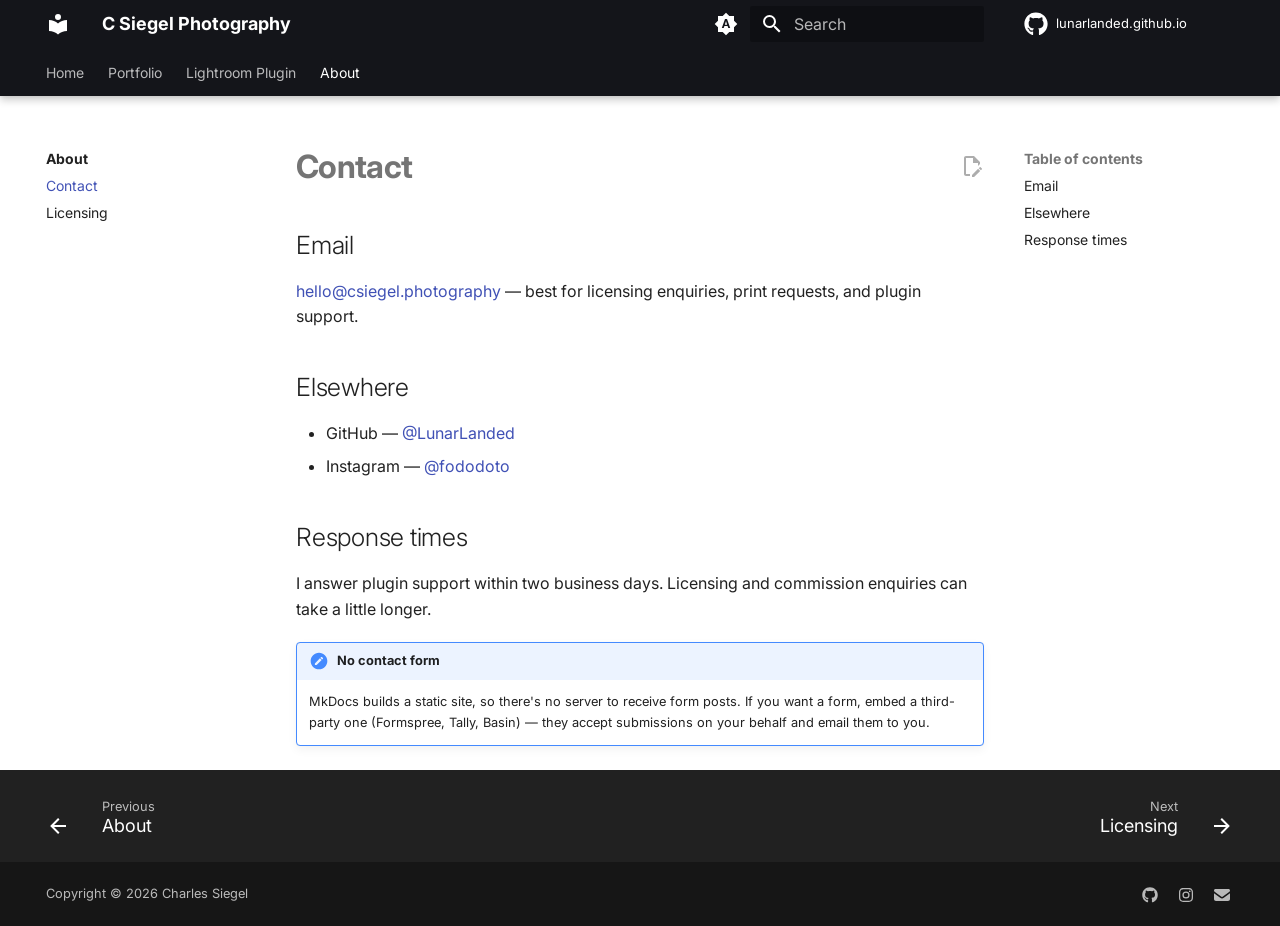
<file: about/contact/index.html>
<!doctype html>
<html lang="en" class="no-js">
  <head>
    
      <meta charset="utf-8">
      <meta name="viewport" content="width=device-width,initial-scale=1">
      
        <meta name="description" content="Photography, tools, and odds and ends.">
      
      
        <meta name="author" content="Charles Siegel">
      
      
        <link rel="canonical" href="https://docs.csiegel.photography/about/contact/">
      
      
        <link rel="prev" href="../">
      
      
        <link rel="next" href="../licensing/">
      
      
        
      
      
      <link rel="icon" href="../../assets/images/favicon.png">
      <meta name="generator" content="mkdocs-1.6.1, mkdocs-material-9.7.7">
    
    
      
        <title>Contact - C Siegel Photography</title>
      
    
    
      <link rel="stylesheet" href="../../assets/stylesheets/main.ec1eaa64.min.css">
      
        
        <link rel="stylesheet" href="../../assets/stylesheets/palette.ab4e12ef.min.css">
      
      


    
    
      
    
    
      
        
        
        <link rel="preconnect" href="https://fonts.gstatic.com" crossorigin>
        <link rel="stylesheet" href="https://fonts.googleapis.com/css?family=Inter:300,300i,400,400i,700,700i%7CJetBrains+Mono:400,400i,700,700i&display=fallback">
        <style>:root{--md-text-font:"Inter";--md-code-font:"JetBrains Mono"}</style>
      
    
    
      <link rel="stylesheet" href="../../assets/stylesheets/extra.css">
    
    <script>__md_scope=new URL("../..",location),__md_hash=e=>[...e].reduce(((e,_)=>(e<<5)-e+_.charCodeAt(0)),0),__md_get=(e,_=localStorage,t=__md_scope)=>JSON.parse(_.getItem(t.pathname+"."+e)),__md_set=(e,_,t=localStorage,a=__md_scope)=>{try{t.setItem(a.pathname+"."+e,JSON.stringify(_))}catch(e){}}</script>
    
      

    
    
   <link href="../../assets/stylesheets/glightbox.min.css" rel="stylesheet"/><style>
    html.glightbox-open { overflow: initial; height: 100%; }
    .gslide-title { margin-top: 0px; user-select: text; }
    .gslide-desc { color: #666; user-select: text; }
    .gslide-image img { background: white; }
    .gscrollbar-fixer { padding-right: 15px; }
    .gdesc-inner { font-size: 0.75rem; }
    body[data-md-color-scheme="slate"] .gdesc-inner { background: var(--md-default-bg-color);}
    body[data-md-color-scheme="slate"] .gslide-title { color: var(--md-default-fg-color);}
    body[data-md-color-scheme="slate"] .gslide-desc { color: var(--md-default-fg-color);}</style> <script src="../../assets/javascripts/glightbox.min.js"></script></head>
  
  
    
    
      
    
    
    
    
    <body dir="ltr" data-md-color-scheme="default" data-md-color-primary="indigo" data-md-color-accent="indigo">
  
    
    <input class="md-toggle" data-md-toggle="drawer" type="checkbox" id="__drawer" autocomplete="off">
    <input class="md-toggle" data-md-toggle="search" type="checkbox" id="__search" autocomplete="off">
    <label class="md-overlay" for="__drawer"></label>
    <div data-md-component="skip">
      
        
        <a href="#contact" class="md-skip">
          Skip to content
        </a>
      
    </div>
    <div data-md-component="announce">
      
    </div>
    
    
      

  

<header class="md-header md-header--shadow md-header--lifted" data-md-component="header">
  <nav class="md-header__inner md-grid" aria-label="Header">
    <a href="../.." title="C Siegel Photography" class="md-header__button md-logo" aria-label="C Siegel Photography" data-md-component="logo">
      
  
  <svg xmlns="http://www.w3.org/2000/svg" viewBox="0 0 24 24"><path d="M12 8a3 3 0 0 0 3-3 3 3 0 0 0-3-3 3 3 0 0 0-3 3 3 3 0 0 0 3 3m0 3.54C9.64 9.35 6.5 8 3 8v11c3.5 0 6.64 1.35 9 3.54 2.36-2.19 5.5-3.54 9-3.54V8c-3.5 0-6.64 1.35-9 3.54"/></svg>

    </a>
    <label class="md-header__button md-icon" for="__drawer">
      
      <svg xmlns="http://www.w3.org/2000/svg" viewBox="0 0 24 24"><path d="M3 6h18v2H3zm0 5h18v2H3zm0 5h18v2H3z"/></svg>
    </label>
    <div class="md-header__title" data-md-component="header-title">
      <div class="md-header__ellipsis">
        <div class="md-header__topic">
          <span class="md-ellipsis">
            C Siegel Photography
          </span>
        </div>
        <div class="md-header__topic" data-md-component="header-topic">
          <span class="md-ellipsis">
            
              Contact
            
          </span>
        </div>
      </div>
    </div>
    
      
        <form class="md-header__option" data-md-component="palette">
  
    
    
    
    <input class="md-option" data-md-color-media="(prefers-color-scheme)" data-md-color-scheme="default" data-md-color-primary="indigo" data-md-color-accent="indigo"  aria-label="Switch to light mode"  type="radio" name="__palette" id="__palette_0">
    
      <label class="md-header__button md-icon" title="Switch to light mode" for="__palette_1" hidden>
        <svg xmlns="http://www.w3.org/2000/svg" viewBox="0 0 24 24"><path d="m14.3 16-.7-2h-3.2l-.7 2H7.8L11 7h2l3.2 9zM20 8.69V4h-4.69L12 .69 8.69 4H4v4.69L.69 12 4 15.31V20h4.69L12 23.31 15.31 20H20v-4.69L23.31 12zm-9.15 3.96h2.3L12 9z"/></svg>
      </label>
    
  
    
    
    
    <input class="md-option" data-md-color-media="(prefers-color-scheme: light)" data-md-color-scheme="default" data-md-color-primary="black" data-md-color-accent="deep-orange"  aria-label="Switch to dark mode"  type="radio" name="__palette" id="__palette_1">
    
      <label class="md-header__button md-icon" title="Switch to dark mode" for="__palette_2" hidden>
        <svg xmlns="http://www.w3.org/2000/svg" viewBox="0 0 24 24"><path d="M12 8a4 4 0 0 0-4 4 4 4 0 0 0 4 4 4 4 0 0 0 4-4 4 4 0 0 0-4-4m0 10a6 6 0 0 1-6-6 6 6 0 0 1 6-6 6 6 0 0 1 6 6 6 6 0 0 1-6 6m8-9.31V4h-4.69L12 .69 8.69 4H4v4.69L.69 12 4 15.31V20h4.69L12 23.31 15.31 20H20v-4.69L23.31 12z"/></svg>
      </label>
    
  
    
    
    
    <input class="md-option" data-md-color-media="(prefers-color-scheme: dark)" data-md-color-scheme="slate" data-md-color-primary="black" data-md-color-accent="deep-orange"  aria-label="Switch to system preference"  type="radio" name="__palette" id="__palette_2">
    
      <label class="md-header__button md-icon" title="Switch to system preference" for="__palette_0" hidden>
        <svg xmlns="http://www.w3.org/2000/svg" viewBox="0 0 24 24"><path d="M12 18c-.89 0-1.74-.2-2.5-.55C11.56 16.5 13 14.42 13 12s-1.44-4.5-3.5-5.45C10.26 6.2 11.11 6 12 6a6 6 0 0 1 6 6 6 6 0 0 1-6 6m8-9.31V4h-4.69L12 .69 8.69 4H4v4.69L.69 12 4 15.31V20h4.69L12 23.31 15.31 20H20v-4.69L23.31 12z"/></svg>
      </label>
    
  
</form>
      
    
    
      <script>var palette=__md_get("__palette");if(palette&&palette.color){if("(prefers-color-scheme)"===palette.color.media){var media=matchMedia("(prefers-color-scheme: light)"),input=document.querySelector(media.matches?"[data-md-color-media='(prefers-color-scheme: light)']":"[data-md-color-media='(prefers-color-scheme: dark)']");palette.color.media=input.getAttribute("data-md-color-media"),palette.color.scheme=input.getAttribute("data-md-color-scheme"),palette.color.primary=input.getAttribute("data-md-color-primary"),palette.color.accent=input.getAttribute("data-md-color-accent")}for(var[key,value]of Object.entries(palette.color))document.body.setAttribute("data-md-color-"+key,value)}</script>
    
    
    
      
      
        <label class="md-header__button md-icon" for="__search">
          
          <svg xmlns="http://www.w3.org/2000/svg" viewBox="0 0 24 24"><path d="M9.5 3A6.5 6.5 0 0 1 16 9.5c0 1.61-.59 3.09-1.56 4.23l.27.27h.79l5 5-1.5 1.5-5-5v-.79l-.27-.27A6.52 6.52 0 0 1 9.5 16 6.5 6.5 0 0 1 3 9.5 6.5 6.5 0 0 1 9.5 3m0 2C7 5 5 7 5 9.5S7 14 9.5 14 14 12 14 9.5 12 5 9.5 5"/></svg>
        </label>
        <div class="md-search" data-md-component="search" role="dialog">
  <label class="md-search__overlay" for="__search"></label>
  <div class="md-search__inner" role="search">
    <form class="md-search__form" name="search">
      <input type="text" class="md-search__input" name="query" aria-label="Search" placeholder="Search" autocapitalize="off" autocorrect="off" autocomplete="off" spellcheck="false" data-md-component="search-query" required>
      <label class="md-search__icon md-icon" for="__search">
        
        <svg xmlns="http://www.w3.org/2000/svg" viewBox="0 0 24 24"><path d="M9.5 3A6.5 6.5 0 0 1 16 9.5c0 1.61-.59 3.09-1.56 4.23l.27.27h.79l5 5-1.5 1.5-5-5v-.79l-.27-.27A6.52 6.52 0 0 1 9.5 16 6.5 6.5 0 0 1 3 9.5 6.5 6.5 0 0 1 9.5 3m0 2C7 5 5 7 5 9.5S7 14 9.5 14 14 12 14 9.5 12 5 9.5 5"/></svg>
        
        <svg xmlns="http://www.w3.org/2000/svg" viewBox="0 0 24 24"><path d="M20 11v2H8l5.5 5.5-1.42 1.42L4.16 12l7.92-7.92L13.5 5.5 8 11z"/></svg>
      </label>
      <nav class="md-search__options" aria-label="Search">
        
          <a href="javascript:void(0)" class="md-search__icon md-icon" title="Share" aria-label="Share" data-clipboard data-clipboard-text="" data-md-component="search-share" tabindex="-1">
            
            <svg xmlns="http://www.w3.org/2000/svg" viewBox="0 0 24 24"><path d="M18 16.08c-.76 0-1.44.3-1.96.77L8.91 12.7c.05-.23.09-.46.09-.7s-.04-.47-.09-.7l7.05-4.11c.54.5 1.25.81 2.04.81a3 3 0 0 0 3-3 3 3 0 0 0-3-3 3 3 0 0 0-3 3c0 .24.04.47.09.7L8.04 9.81C7.5 9.31 6.79 9 6 9a3 3 0 0 0-3 3 3 3 0 0 0 3 3c.79 0 1.5-.31 2.04-.81l7.12 4.15c-.05.21-.08.43-.08.66 0 1.61 1.31 2.91 2.92 2.91s2.92-1.3 2.92-2.91A2.92 2.92 0 0 0 18 16.08"/></svg>
          </a>
        
        <button type="reset" class="md-search__icon md-icon" title="Clear" aria-label="Clear" tabindex="-1">
          
          <svg xmlns="http://www.w3.org/2000/svg" viewBox="0 0 24 24"><path d="M19 6.41 17.59 5 12 10.59 6.41 5 5 6.41 10.59 12 5 17.59 6.41 19 12 13.41 17.59 19 19 17.59 13.41 12z"/></svg>
        </button>
      </nav>
      
        <div class="md-search__suggest" data-md-component="search-suggest"></div>
      
    </form>
    <div class="md-search__output">
      <div class="md-search__scrollwrap" tabindex="0" data-md-scrollfix>
        <div class="md-search-result" data-md-component="search-result">
          <div class="md-search-result__meta">
            Initializing search
          </div>
          <ol class="md-search-result__list" role="presentation"></ol>
        </div>
      </div>
    </div>
  </div>
</div>
      
    
    
      <div class="md-header__source">
        <a href="https://github.com/LunarLanded/lunarlanded.github.io" title="Go to repository" class="md-source" data-md-component="source">
  <div class="md-source__icon md-icon">
    
    <svg xmlns="http://www.w3.org/2000/svg" viewBox="0 0 512 512"><!--! Font Awesome Free 7.1.0 by @fontawesome - https://fontawesome.com License - https://fontawesome.com/license/free (Icons: CC BY 4.0, Fonts: SIL OFL 1.1, Code: MIT License) Copyright 2025 Fonticons, Inc.--><path d="M173.9 397.4c0 2-2.3 3.6-5.2 3.6-3.3.3-5.6-1.3-5.6-3.6 0-2 2.3-3.6 5.2-3.6 3-.3 5.6 1.3 5.6 3.6m-31.1-4.5c-.7 2 1.3 4.3 4.3 4.9 2.6 1 5.6 0 6.2-2s-1.3-4.3-4.3-5.2c-2.6-.7-5.5.3-6.2 2.3m44.2-1.7c-2.9.7-4.9 2.6-4.6 4.9.3 2 2.9 3.3 5.9 2.6 2.9-.7 4.9-2.6 4.6-4.6-.3-1.9-3-3.2-5.9-2.9M252.8 8C114.1 8 8 113.3 8 252c0 110.9 69.8 205.8 169.5 239.2 12.8 2.3 17.3-5.6 17.3-12.1 0-6.2-.3-40.4-.3-61.4 0 0-70 15-84.7-29.8 0 0-11.4-29.1-27.8-36.6 0 0-22.9-15.7 1.6-15.4 0 0 24.9 2 38.6 25.8 21.9 38.6 58.6 27.5 72.9 20.9 2.3-16 8.8-27.1 16-33.7-55.9-6.2-112.3-14.3-112.3-110.5 0-27.5 7.6-41.3 23.6-58.9-2.6-6.5-11.1-33.3 2.6-67.9 20.9-6.5 69 27 69 27 20-5.6 41.5-8.5 62.8-8.5s42.8 2.9 62.8 8.5c0 0 48.1-33.6 69-27 13.7 34.7 5.2 61.4 2.6 67.9 16 17.7 25.8 31.5 25.8 58.9 0 96.5-58.9 104.2-114.8 110.5 9.2 7.9 17 22.9 17 46.4 0 33.7-.3 75.4-.3 83.6 0 6.5 4.6 14.4 17.3 12.1C436.2 457.8 504 362.9 504 252 504 113.3 391.5 8 252.8 8M105.2 352.9c-1.3 1-1 3.3.7 5.2 1.6 1.6 3.9 2.3 5.2 1 1.3-1 1-3.3-.7-5.2-1.6-1.6-3.9-2.3-5.2-1m-10.8-8.1c-.7 1.3.3 2.9 2.3 3.9 1.6 1 3.6.7 4.3-.7.7-1.3-.3-2.9-2.3-3.9-2-.6-3.6-.3-4.3.7m32.4 35.6c-1.6 1.3-1 4.3 1.3 6.2 2.3 2.3 5.2 2.6 6.5 1 1.3-1.3.7-4.3-1.3-6.2-2.2-2.3-5.2-2.6-6.5-1m-11.4-14.7c-1.6 1-1.6 3.6 0 5.9s4.3 3.3 5.6 2.3c1.6-1.3 1.6-3.9 0-6.2-1.4-2.3-4-3.3-5.6-2"/></svg>
  </div>
  <div class="md-source__repository">
    lunarlanded.github.io
  </div>
</a>
      </div>
    
  </nav>
  
    
      
<nav class="md-tabs" aria-label="Tabs" data-md-component="tabs">
  <div class="md-grid">
    <ul class="md-tabs__list">
      
        
  
  
  
  
    <li class="md-tabs__item">
      <a href="../.." class="md-tabs__link">
        
  
  
    
  
  Home

      </a>
    </li>
  

      
        
  
  
  
  
    
    
      <li class="md-tabs__item">
        <a href="../../portfolio/" class="md-tabs__link">
          
  
  
    
  
  Portfolio

        </a>
      </li>
    
  

      
        
  
  
  
  
    
    
      <li class="md-tabs__item">
        <a href="../../plugin/" class="md-tabs__link">
          
  
  
    
  
  Lightroom Plugin

        </a>
      </li>
    
  

      
        
  
  
  
    
  
  
    
    
      <li class="md-tabs__item md-tabs__item--active">
        <a href="../" class="md-tabs__link">
          
  
  
    
  
  About

        </a>
      </li>
    
  

      
    </ul>
  </div>
</nav>
    
  
</header>
    
    <div class="md-container" data-md-component="container">
      
      
        
      
      <main class="md-main" data-md-component="main">
        <div class="md-main__inner md-grid">
          
            
              
              <div class="md-sidebar md-sidebar--primary" data-md-component="sidebar" data-md-type="navigation" >
                <div class="md-sidebar__scrollwrap">
                  <div class="md-sidebar__inner">
                    


  


<nav class="md-nav md-nav--primary md-nav--lifted" aria-label="Navigation" data-md-level="0">
  <label class="md-nav__title" for="__drawer">
    <a href="../.." title="C Siegel Photography" class="md-nav__button md-logo" aria-label="C Siegel Photography" data-md-component="logo">
      
  
  <svg xmlns="http://www.w3.org/2000/svg" viewBox="0 0 24 24"><path d="M12 8a3 3 0 0 0 3-3 3 3 0 0 0-3-3 3 3 0 0 0-3 3 3 3 0 0 0 3 3m0 3.54C9.64 9.35 6.5 8 3 8v11c3.5 0 6.64 1.35 9 3.54 2.36-2.19 5.5-3.54 9-3.54V8c-3.5 0-6.64 1.35-9 3.54"/></svg>

    </a>
    C Siegel Photography
  </label>
  
    <div class="md-nav__source">
      <a href="https://github.com/LunarLanded/lunarlanded.github.io" title="Go to repository" class="md-source" data-md-component="source">
  <div class="md-source__icon md-icon">
    
    <svg xmlns="http://www.w3.org/2000/svg" viewBox="0 0 512 512"><!--! Font Awesome Free 7.1.0 by @fontawesome - https://fontawesome.com License - https://fontawesome.com/license/free (Icons: CC BY 4.0, Fonts: SIL OFL 1.1, Code: MIT License) Copyright 2025 Fonticons, Inc.--><path d="M173.9 397.4c0 2-2.3 3.6-5.2 3.6-3.3.3-5.6-1.3-5.6-3.6 0-2 2.3-3.6 5.2-3.6 3-.3 5.6 1.3 5.6 3.6m-31.1-4.5c-.7 2 1.3 4.3 4.3 4.9 2.6 1 5.6 0 6.2-2s-1.3-4.3-4.3-5.2c-2.6-.7-5.5.3-6.2 2.3m44.2-1.7c-2.9.7-4.9 2.6-4.6 4.9.3 2 2.9 3.3 5.9 2.6 2.9-.7 4.9-2.6 4.6-4.6-.3-1.9-3-3.2-5.9-2.9M252.8 8C114.1 8 8 113.3 8 252c0 110.9 69.8 205.8 169.5 239.2 12.8 2.3 17.3-5.6 17.3-12.1 0-6.2-.3-40.4-.3-61.4 0 0-70 15-84.7-29.8 0 0-11.4-29.1-27.8-36.6 0 0-22.9-15.7 1.6-15.4 0 0 24.9 2 38.6 25.8 21.9 38.6 58.6 27.5 72.9 20.9 2.3-16 8.8-27.1 16-33.7-55.9-6.2-112.3-14.3-112.3-110.5 0-27.5 7.6-41.3 23.6-58.9-2.6-6.5-11.1-33.3 2.6-67.9 20.9-6.5 69 27 69 27 20-5.6 41.5-8.5 62.8-8.5s42.8 2.9 62.8 8.5c0 0 48.1-33.6 69-27 13.7 34.7 5.2 61.4 2.6 67.9 16 17.7 25.8 31.5 25.8 58.9 0 96.5-58.9 104.2-114.8 110.5 9.2 7.9 17 22.9 17 46.4 0 33.7-.3 75.4-.3 83.6 0 6.5 4.6 14.4 17.3 12.1C436.2 457.8 504 362.9 504 252 504 113.3 391.5 8 252.8 8M105.2 352.9c-1.3 1-1 3.3.7 5.2 1.6 1.6 3.9 2.3 5.2 1 1.3-1 1-3.3-.7-5.2-1.6-1.6-3.9-2.3-5.2-1m-10.8-8.1c-.7 1.3.3 2.9 2.3 3.9 1.6 1 3.6.7 4.3-.7.7-1.3-.3-2.9-2.3-3.9-2-.6-3.6-.3-4.3.7m32.4 35.6c-1.6 1.3-1 4.3 1.3 6.2 2.3 2.3 5.2 2.6 6.5 1 1.3-1.3.7-4.3-1.3-6.2-2.2-2.3-5.2-2.6-6.5-1m-11.4-14.7c-1.6 1-1.6 3.6 0 5.9s4.3 3.3 5.6 2.3c1.6-1.3 1.6-3.9 0-6.2-1.4-2.3-4-3.3-5.6-2"/></svg>
  </div>
  <div class="md-source__repository">
    lunarlanded.github.io
  </div>
</a>
    </div>
  
  <ul class="md-nav__list" data-md-scrollfix>
    
      
      
  
  
  
  
    <li class="md-nav__item">
      <a href="../.." class="md-nav__link">
        
  
  
  <span class="md-ellipsis">
    
  
    Home
  

    
  </span>
  
  

      </a>
    </li>
  

    
      
      
  
  
  
  
    
    
      
        
          
        
      
        
      
        
      
        
      
    
    
    
      
      
        
      
    
    
    <li class="md-nav__item md-nav__item--nested">
      
        
        
        <input class="md-nav__toggle md-toggle " type="checkbox" id="__nav_2" >
        
          
          <div class="md-nav__link md-nav__container">
            <a href="../../portfolio/" class="md-nav__link ">
              
  
  
  <span class="md-ellipsis">
    
  
    Portfolio
  

    
  </span>
  
  

            </a>
            
              
              <label class="md-nav__link " for="__nav_2" id="__nav_2_label" tabindex="0">
                <span class="md-nav__icon md-icon"></span>
              </label>
            
          </div>
        
        <nav class="md-nav" data-md-level="1" aria-labelledby="__nav_2_label" aria-expanded="false">
          <label class="md-nav__title" for="__nav_2">
            <span class="md-nav__icon md-icon"></span>
            
  
    Portfolio
  

          </label>
          <ul class="md-nav__list" data-md-scrollfix>
            
              
            
              
                
  
  
  
  
    <li class="md-nav__item">
      <a href="../../portfolio/landscapes/" class="md-nav__link">
        
  
  
  <span class="md-ellipsis">
    
  
    Landscapes
  

    
  </span>
  
  

      </a>
    </li>
  

              
            
              
                
  
  
  
  
    <li class="md-nav__item">
      <a href="../../portfolio/portraits/" class="md-nav__link">
        
  
  
  <span class="md-ellipsis">
    
  
    Portraits
  

    
  </span>
  
  

      </a>
    </li>
  

              
            
              
                
  
  
  
  
    <li class="md-nav__item">
      <a href="../../portfolio/postcards/" class="md-nav__link">
        
  
  
  <span class="md-ellipsis">
    
  
    Postcards
  

    
  </span>
  
  

      </a>
    </li>
  

              
            
          </ul>
        </nav>
      
    </li>
  

    
      
      
  
  
  
  
    
    
      
        
          
        
      
        
      
        
      
        
      
        
      
    
    
    
      
      
        
      
    
    
    <li class="md-nav__item md-nav__item--nested">
      
        
        
        <input class="md-nav__toggle md-toggle " type="checkbox" id="__nav_3" >
        
          
          <div class="md-nav__link md-nav__container">
            <a href="../../plugin/" class="md-nav__link ">
              
  
  
  <span class="md-ellipsis">
    
  
    Lightroom Plugin
  

    
  </span>
  
  

            </a>
            
              
              <label class="md-nav__link " for="__nav_3" id="__nav_3_label" tabindex="0">
                <span class="md-nav__icon md-icon"></span>
              </label>
            
          </div>
        
        <nav class="md-nav" data-md-level="1" aria-labelledby="__nav_3_label" aria-expanded="false">
          <label class="md-nav__title" for="__nav_3">
            <span class="md-nav__icon md-icon"></span>
            
  
    Lightroom Plugin
  

          </label>
          <ul class="md-nav__list" data-md-scrollfix>
            
              
            
              
                
  
  
  
  
    <li class="md-nav__item">
      <a href="../../plugin/installation/" class="md-nav__link">
        
  
  
  <span class="md-ellipsis">
    
  
    Installation
  

    
  </span>
  
  

      </a>
    </li>
  

              
            
              
                
  
  
  
  
    <li class="md-nav__item">
      <a href="../../plugin/usage/" class="md-nav__link">
        
  
  
  <span class="md-ellipsis">
    
  
    Usage
  

    
  </span>
  
  

      </a>
    </li>
  

              
            
              
                
  
  
  
  
    <li class="md-nav__item">
      <a href="../../plugin/changelog/" class="md-nav__link">
        
  
  
  <span class="md-ellipsis">
    
  
    Changelog
  

    
  </span>
  
  

      </a>
    </li>
  

              
            
              
                
  
  
  
  
    <li class="md-nav__item">
      <a href="../../plugin/faq/" class="md-nav__link">
        
  
  
  <span class="md-ellipsis">
    
  
    FAQ
  

    
  </span>
  
  

      </a>
    </li>
  

              
            
          </ul>
        </nav>
      
    </li>
  

    
      
      
  
  
    
  
  
  
    
    
      
        
          
        
      
        
      
        
      
    
    
    
      
        
        
      
      
        
      
    
    
    <li class="md-nav__item md-nav__item--active md-nav__item--section md-nav__item--nested">
      
        
        
        <input class="md-nav__toggle md-toggle " type="checkbox" id="__nav_4" checked>
        
          
          <div class="md-nav__link md-nav__container">
            <a href="../" class="md-nav__link ">
              
  
  
  <span class="md-ellipsis">
    
  
    About
  

    
  </span>
  
  

            </a>
            
              
              <label class="md-nav__link " for="__nav_4" id="__nav_4_label" tabindex="">
                <span class="md-nav__icon md-icon"></span>
              </label>
            
          </div>
        
        <nav class="md-nav" data-md-level="1" aria-labelledby="__nav_4_label" aria-expanded="true">
          <label class="md-nav__title" for="__nav_4">
            <span class="md-nav__icon md-icon"></span>
            
  
    About
  

          </label>
          <ul class="md-nav__list" data-md-scrollfix>
            
              
            
              
                
  
  
    
  
  
  
    <li class="md-nav__item md-nav__item--active">
      
      <input class="md-nav__toggle md-toggle" type="checkbox" id="__toc">
      
      
        
      
      
        <label class="md-nav__link md-nav__link--active" for="__toc">
          
  
  
  <span class="md-ellipsis">
    
  
    Contact
  

    
  </span>
  
  

          <span class="md-nav__icon md-icon"></span>
        </label>
      
      <a href="./" class="md-nav__link md-nav__link--active">
        
  
  
  <span class="md-ellipsis">
    
  
    Contact
  

    
  </span>
  
  

      </a>
      
        

<nav class="md-nav md-nav--secondary" aria-label="Table of contents">
  
  
  
    
  
  
    <label class="md-nav__title" for="__toc">
      <span class="md-nav__icon md-icon"></span>
      Table of contents
    </label>
    <ul class="md-nav__list" data-md-component="toc" data-md-scrollfix>
      
        <li class="md-nav__item">
  <a href="#email" class="md-nav__link">
    <span class="md-ellipsis">
      
        Email
      
    </span>
  </a>
  
</li>
      
        <li class="md-nav__item">
  <a href="#elsewhere" class="md-nav__link">
    <span class="md-ellipsis">
      
        Elsewhere
      
    </span>
  </a>
  
</li>
      
        <li class="md-nav__item">
  <a href="#response-times" class="md-nav__link">
    <span class="md-ellipsis">
      
        Response times
      
    </span>
  </a>
  
</li>
      
    </ul>
  
</nav>
      
    </li>
  

              
            
              
                
  
  
  
  
    <li class="md-nav__item">
      <a href="../licensing/" class="md-nav__link">
        
  
  
  <span class="md-ellipsis">
    
  
    Licensing
  

    
  </span>
  
  

      </a>
    </li>
  

              
            
          </ul>
        </nav>
      
    </li>
  

    
  </ul>
</nav>
                  </div>
                </div>
              </div>
            
            
              
              <div class="md-sidebar md-sidebar--secondary" data-md-component="sidebar" data-md-type="toc" >
                <div class="md-sidebar__scrollwrap">
                  <div class="md-sidebar__inner">
                    

<nav class="md-nav md-nav--secondary" aria-label="Table of contents">
  
  
  
    
  
  
    <label class="md-nav__title" for="__toc">
      <span class="md-nav__icon md-icon"></span>
      Table of contents
    </label>
    <ul class="md-nav__list" data-md-component="toc" data-md-scrollfix>
      
        <li class="md-nav__item">
  <a href="#email" class="md-nav__link">
    <span class="md-ellipsis">
      
        Email
      
    </span>
  </a>
  
</li>
      
        <li class="md-nav__item">
  <a href="#elsewhere" class="md-nav__link">
    <span class="md-ellipsis">
      
        Elsewhere
      
    </span>
  </a>
  
</li>
      
        <li class="md-nav__item">
  <a href="#response-times" class="md-nav__link">
    <span class="md-ellipsis">
      
        Response times
      
    </span>
  </a>
  
</li>
      
    </ul>
  
</nav>
                  </div>
                </div>
              </div>
            
          
          
            <div class="md-content" data-md-component="content">
              
              <article class="md-content__inner md-typeset">
                
                  


  
    <a href="https://github.com/LunarLanded/lunarlanded.github.io/edit/main/docs/about/contact.md" title="Edit this page" class="md-content__button md-icon" rel="edit">
      
      <svg xmlns="http://www.w3.org/2000/svg" viewBox="0 0 24 24"><path d="M10 20H6V4h7v5h5v3.1l2-2V8l-6-6H6c-1.1 0-2 .9-2 2v16c0 1.1.9 2 2 2h4zm10.2-7c.1 0 .3.1.4.2l1.3 1.3c.2.2.2.6 0 .8l-1 1-2.1-2.1 1-1c.1-.1.2-.2.4-.2m0 3.9L14.1 23H12v-2.1l6.1-6.1z"/></svg>
    </a>
  
  


<h1 id="contact">Contact<a class="headerlink" href="#contact" title="Anchor link to this section">&para;</a></h1>
<h2 id="email">Email<a class="headerlink" href="#email" title="Anchor link to this section">&para;</a></h2>
<p><a href="mailto:hello@csiegel.photography">hello@csiegel.photography</a> — best for licensing enquiries,
print requests, and plugin support.</p>
<h2 id="elsewhere">Elsewhere<a class="headerlink" href="#elsewhere" title="Anchor link to this section">&para;</a></h2>
<ul>
<li>GitHub — <a href="https://github.com/LunarLanded">@LunarLanded</a></li>
<li>Instagram — <a href="https://instagram.com/fododoto">@fododoto</a></li>
</ul>
<h2 id="response-times">Response times<a class="headerlink" href="#response-times" title="Anchor link to this section">&para;</a></h2>
<p>I answer plugin support within two business days. Licensing and commission
enquiries can take a little longer.</p>
<div class="admonition note">
<p class="admonition-title">No contact form</p>
<p>MkDocs builds a static site, so there's no server to receive form posts.
If you want a form, embed a third-party one (Formspree, Tally, Basin) — they
accept submissions on your behalf and email them to you.</p>
</div>












                
              </article>
            </div>
          
          
  <script>var tabs=__md_get("__tabs");if(Array.isArray(tabs))e:for(var set of document.querySelectorAll(".tabbed-set")){var labels=set.querySelector(".tabbed-labels");for(var tab of tabs)for(var label of labels.getElementsByTagName("label"))if(label.innerText.trim()===tab){var input=document.getElementById(label.htmlFor);input.checked=!0;continue e}}</script>

<script>var target=document.getElementById(location.hash.slice(1));target&&target.name&&(target.checked=target.name.startsWith("__tabbed_"))</script>
        </div>
        
          <button type="button" class="md-top md-icon" data-md-component="top" hidden>
  
  <svg xmlns="http://www.w3.org/2000/svg" viewBox="0 0 24 24"><path d="M13 20h-2V8l-5.5 5.5-1.42-1.42L12 4.16l7.92 7.92-1.42 1.42L13 8z"/></svg>
  Back to top
</button>
        
      </main>
      
        <footer class="md-footer">
  
    
      
      <nav class="md-footer__inner md-grid" aria-label="Footer" >
        
          
          <a href="../" class="md-footer__link md-footer__link--prev" aria-label="Previous: About">
            <div class="md-footer__button md-icon">
              
              <svg xmlns="http://www.w3.org/2000/svg" viewBox="0 0 24 24"><path d="M20 11v2H8l5.5 5.5-1.42 1.42L4.16 12l7.92-7.92L13.5 5.5 8 11z"/></svg>
            </div>
            <div class="md-footer__title">
              <span class="md-footer__direction">
                Previous
              </span>
              <div class="md-ellipsis">
                About
              </div>
            </div>
          </a>
        
        
          
          <a href="../licensing/" class="md-footer__link md-footer__link--next" aria-label="Next: Licensing">
            <div class="md-footer__title">
              <span class="md-footer__direction">
                Next
              </span>
              <div class="md-ellipsis">
                Licensing
              </div>
            </div>
            <div class="md-footer__button md-icon">
              
              <svg xmlns="http://www.w3.org/2000/svg" viewBox="0 0 24 24"><path d="M4 11v2h12l-5.5 5.5 1.42 1.42L19.84 12l-7.92-7.92L10.5 5.5 16 11z"/></svg>
            </div>
          </a>
        
      </nav>
    
  
  <div class="md-footer-meta md-typeset">
    <div class="md-footer-meta__inner md-grid">
      <div class="md-copyright">
  
    <div class="md-copyright__highlight">
      Copyright &copy; 2026 Charles Siegel
    </div>
  
  
</div>
      
        
<div class="md-social">
  
    
    
    
    
      
      
    
    <a href="https://github.com/LunarLanded" target="_blank" rel="noopener" title="github.com" class="md-social__link">
      <svg xmlns="http://www.w3.org/2000/svg" viewBox="0 0 512 512"><!--! Font Awesome Free 7.1.0 by @fontawesome - https://fontawesome.com License - https://fontawesome.com/license/free (Icons: CC BY 4.0, Fonts: SIL OFL 1.1, Code: MIT License) Copyright 2025 Fonticons, Inc.--><path d="M173.9 397.4c0 2-2.3 3.6-5.2 3.6-3.3.3-5.6-1.3-5.6-3.6 0-2 2.3-3.6 5.2-3.6 3-.3 5.6 1.3 5.6 3.6m-31.1-4.5c-.7 2 1.3 4.3 4.3 4.9 2.6 1 5.6 0 6.2-2s-1.3-4.3-4.3-5.2c-2.6-.7-5.5.3-6.2 2.3m44.2-1.7c-2.9.7-4.9 2.6-4.6 4.9.3 2 2.9 3.3 5.9 2.6 2.9-.7 4.9-2.6 4.6-4.6-.3-1.9-3-3.2-5.9-2.9M252.8 8C114.1 8 8 113.3 8 252c0 110.9 69.8 205.8 169.5 239.2 12.8 2.3 17.3-5.6 17.3-12.1 0-6.2-.3-40.4-.3-61.4 0 0-70 15-84.7-29.8 0 0-11.4-29.1-27.8-36.6 0 0-22.9-15.7 1.6-15.4 0 0 24.9 2 38.6 25.8 21.9 38.6 58.6 27.5 72.9 20.9 2.3-16 8.8-27.1 16-33.7-55.9-6.2-112.3-14.3-112.3-110.5 0-27.5 7.6-41.3 23.6-58.9-2.6-6.5-11.1-33.3 2.6-67.9 20.9-6.5 69 27 69 27 20-5.6 41.5-8.5 62.8-8.5s42.8 2.9 62.8 8.5c0 0 48.1-33.6 69-27 13.7 34.7 5.2 61.4 2.6 67.9 16 17.7 25.8 31.5 25.8 58.9 0 96.5-58.9 104.2-114.8 110.5 9.2 7.9 17 22.9 17 46.4 0 33.7-.3 75.4-.3 83.6 0 6.5 4.6 14.4 17.3 12.1C436.2 457.8 504 362.9 504 252 504 113.3 391.5 8 252.8 8M105.2 352.9c-1.3 1-1 3.3.7 5.2 1.6 1.6 3.9 2.3 5.2 1 1.3-1 1-3.3-.7-5.2-1.6-1.6-3.9-2.3-5.2-1m-10.8-8.1c-.7 1.3.3 2.9 2.3 3.9 1.6 1 3.6.7 4.3-.7.7-1.3-.3-2.9-2.3-3.9-2-.6-3.6-.3-4.3.7m32.4 35.6c-1.6 1.3-1 4.3 1.3 6.2 2.3 2.3 5.2 2.6 6.5 1 1.3-1.3.7-4.3-1.3-6.2-2.2-2.3-5.2-2.6-6.5-1m-11.4-14.7c-1.6 1-1.6 3.6 0 5.9s4.3 3.3 5.6 2.3c1.6-1.3 1.6-3.9 0-6.2-1.4-2.3-4-3.3-5.6-2"/></svg>
    </a>
  
    
    
    
    
      
      
    
    <a href="https://instagram.com/fododoto" target="_blank" rel="noopener" title="instagram.com" class="md-social__link">
      <svg xmlns="http://www.w3.org/2000/svg" viewBox="0 0 448 512"><!--! Font Awesome Free 7.1.0 by @fontawesome - https://fontawesome.com License - https://fontawesome.com/license/free (Icons: CC BY 4.0, Fonts: SIL OFL 1.1, Code: MIT License) Copyright 2025 Fonticons, Inc.--><path d="M224.3 141a115 115 0 1 0-.6 230 115 115 0 1 0 .6-230m-.6 40.4a74.6 74.6 0 1 1 .6 149.2 74.6 74.6 0 1 1-.6-149.2m93.4-45.1a26.8 26.8 0 1 1 53.6 0 26.8 26.8 0 1 1-53.6 0m129.7 27.2c-1.7-35.9-9.9-67.7-36.2-93.9-26.2-26.2-58-34.4-93.9-36.2-37-2.1-147.9-2.1-184.9 0-35.8 1.7-67.6 9.9-93.9 36.1s-34.4 58-36.2 93.9c-2.1 37-2.1 147.9 0 184.9 1.7 35.9 9.9 67.7 36.2 93.9s58 34.4 93.9 36.2c37 2.1 147.9 2.1 184.9 0 35.9-1.7 67.7-9.9 93.9-36.2 26.2-26.2 34.4-58 36.2-93.9 2.1-37 2.1-147.8 0-184.8M399 388c-7.8 19.6-22.9 34.7-42.6 42.6-29.5 11.7-99.5 9-132.1 9s-102.7 2.6-132.1-9c-19.6-7.8-34.7-22.9-42.6-42.6-11.7-29.5-9-99.5-9-132.1s-2.6-102.7 9-132.1c7.8-19.6 22.9-34.7 42.6-42.6 29.5-11.7 99.5-9 132.1-9s102.7-2.6 132.1 9c19.6 7.8 34.7 22.9 42.6 42.6 11.7 29.5 9 99.5 9 132.1s2.7 102.7-9 132.1"/></svg>
    </a>
  
    
    
    
    
    <a href="mailto:hello@csiegel.photography" target="_blank" rel="noopener" title="" class="md-social__link">
      <svg xmlns="http://www.w3.org/2000/svg" viewBox="0 0 512 512"><!--! Font Awesome Free 7.1.0 by @fontawesome - https://fontawesome.com License - https://fontawesome.com/license/free (Icons: CC BY 4.0, Fonts: SIL OFL 1.1, Code: MIT License) Copyright 2025 Fonticons, Inc.--><path d="M48 64C21.5 64 0 85.5 0 112c0 15.1 7.1 29.3 19.2 38.4l208 156a48 48 0 0 0 57.6 0l208-156c12.1-9.1 19.2-23.3 19.2-38.4 0-26.5-21.5-48-48-48zM0 196v188c0 35.3 28.7 64 64 64h384c35.3 0 64-28.7 64-64V196L313.6 344.8c-34.1 25.6-81.1 25.6-115.2 0z"/></svg>
    </a>
  
</div>
      
    </div>
  </div>
</footer>
      
    </div>
    <div class="md-dialog" data-md-component="dialog">
      <div class="md-dialog__inner md-typeset"></div>
    </div>
    
      <div class="md-progress" data-md-component="progress" role="progressbar"></div>
    
    
    
      
      
      <script id="__config" type="application/json">{"annotate": null, "base": "../..", "features": ["navigation.instant", "navigation.instant.progress", "navigation.tracking", "navigation.tabs", "navigation.tabs.sticky", "navigation.sections", "navigation.indexes", "navigation.top", "navigation.footer", "toc.follow", "search.suggest", "search.highlight", "search.share", "content.code.copy", "content.code.annotate", "content.tabs.link", "content.action.edit", "content.tooltips"], "search": "../../assets/javascripts/workers/search.2c215733.min.js", "tags": null, "translations": {"clipboard.copied": "Copied to clipboard", "clipboard.copy": "Copy to clipboard", "search.result.more.one": "1 more on this page", "search.result.more.other": "# more on this page", "search.result.none": "No matching documents", "search.result.one": "1 matching document", "search.result.other": "# matching documents", "search.result.placeholder": "Type to start searching", "search.result.term.missing": "Missing", "select.version": "Select version"}, "version": null}</script>
    
    
      <script src="../../assets/javascripts/bundle.d7400e89.min.js"></script>
      
    
  <script id="init-glightbox">const lightbox = GLightbox({"touchNavigation": true, "loop": false, "zoomable": true, "draggable": true, "openEffect": "zoom", "closeEffect": "zoom", "slideEffect": "slide"});
document$.subscribe(() => { lightbox.reload() });
</script></body>
</html>
</file>
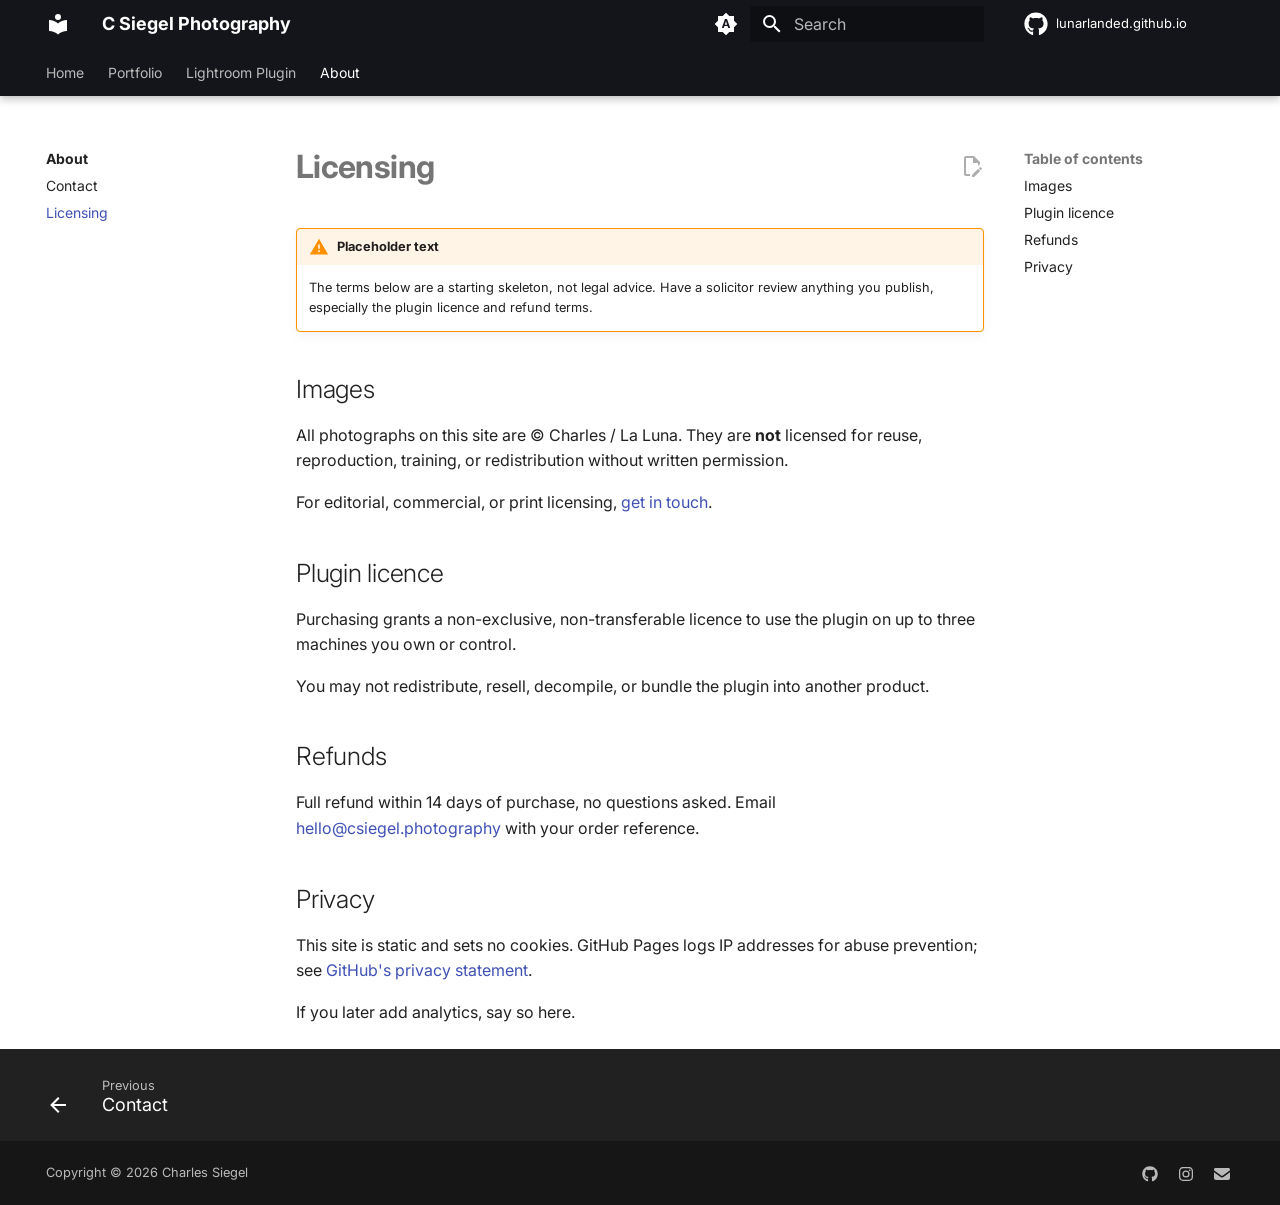
<file: about/licensing/index.html>
<!doctype html>
<html lang="en" class="no-js">
  <head>
    
      <meta charset="utf-8">
      <meta name="viewport" content="width=device-width,initial-scale=1">
      
        <meta name="description" content="Photography, tools, and odds and ends.">
      
      
        <meta name="author" content="Charles Siegel">
      
      
        <link rel="canonical" href="https://docs.csiegel.photography/about/licensing/">
      
      
        <link rel="prev" href="../contact/">
      
      
      
        
      
      
      <link rel="icon" href="../../assets/images/favicon.png">
      <meta name="generator" content="mkdocs-1.6.1, mkdocs-material-9.7.7">
    
    
      
        <title>Licensing - C Siegel Photography</title>
      
    
    
      <link rel="stylesheet" href="../../assets/stylesheets/main.ec1eaa64.min.css">
      
        
        <link rel="stylesheet" href="../../assets/stylesheets/palette.ab4e12ef.min.css">
      
      


    
    
      
    
    
      
        
        
        <link rel="preconnect" href="https://fonts.gstatic.com" crossorigin>
        <link rel="stylesheet" href="https://fonts.googleapis.com/css?family=Inter:300,300i,400,400i,700,700i%7CJetBrains+Mono:400,400i,700,700i&display=fallback">
        <style>:root{--md-text-font:"Inter";--md-code-font:"JetBrains Mono"}</style>
      
    
    
      <link rel="stylesheet" href="../../assets/stylesheets/extra.css">
    
    <script>__md_scope=new URL("../..",location),__md_hash=e=>[...e].reduce(((e,_)=>(e<<5)-e+_.charCodeAt(0)),0),__md_get=(e,_=localStorage,t=__md_scope)=>JSON.parse(_.getItem(t.pathname+"."+e)),__md_set=(e,_,t=localStorage,a=__md_scope)=>{try{t.setItem(a.pathname+"."+e,JSON.stringify(_))}catch(e){}}</script>
    
      

    
    
   <link href="../../assets/stylesheets/glightbox.min.css" rel="stylesheet"/><style>
    html.glightbox-open { overflow: initial; height: 100%; }
    .gslide-title { margin-top: 0px; user-select: text; }
    .gslide-desc { color: #666; user-select: text; }
    .gslide-image img { background: white; }
    .gscrollbar-fixer { padding-right: 15px; }
    .gdesc-inner { font-size: 0.75rem; }
    body[data-md-color-scheme="slate"] .gdesc-inner { background: var(--md-default-bg-color);}
    body[data-md-color-scheme="slate"] .gslide-title { color: var(--md-default-fg-color);}
    body[data-md-color-scheme="slate"] .gslide-desc { color: var(--md-default-fg-color);}</style> <script src="../../assets/javascripts/glightbox.min.js"></script></head>
  
  
    
    
      
    
    
    
    
    <body dir="ltr" data-md-color-scheme="default" data-md-color-primary="indigo" data-md-color-accent="indigo">
  
    
    <input class="md-toggle" data-md-toggle="drawer" type="checkbox" id="__drawer" autocomplete="off">
    <input class="md-toggle" data-md-toggle="search" type="checkbox" id="__search" autocomplete="off">
    <label class="md-overlay" for="__drawer"></label>
    <div data-md-component="skip">
      
        
        <a href="#licensing" class="md-skip">
          Skip to content
        </a>
      
    </div>
    <div data-md-component="announce">
      
    </div>
    
    
      

  

<header class="md-header md-header--shadow md-header--lifted" data-md-component="header">
  <nav class="md-header__inner md-grid" aria-label="Header">
    <a href="../.." title="C Siegel Photography" class="md-header__button md-logo" aria-label="C Siegel Photography" data-md-component="logo">
      
  
  <svg xmlns="http://www.w3.org/2000/svg" viewBox="0 0 24 24"><path d="M12 8a3 3 0 0 0 3-3 3 3 0 0 0-3-3 3 3 0 0 0-3 3 3 3 0 0 0 3 3m0 3.54C9.64 9.35 6.5 8 3 8v11c3.5 0 6.64 1.35 9 3.54 2.36-2.19 5.5-3.54 9-3.54V8c-3.5 0-6.64 1.35-9 3.54"/></svg>

    </a>
    <label class="md-header__button md-icon" for="__drawer">
      
      <svg xmlns="http://www.w3.org/2000/svg" viewBox="0 0 24 24"><path d="M3 6h18v2H3zm0 5h18v2H3zm0 5h18v2H3z"/></svg>
    </label>
    <div class="md-header__title" data-md-component="header-title">
      <div class="md-header__ellipsis">
        <div class="md-header__topic">
          <span class="md-ellipsis">
            C Siegel Photography
          </span>
        </div>
        <div class="md-header__topic" data-md-component="header-topic">
          <span class="md-ellipsis">
            
              Licensing
            
          </span>
        </div>
      </div>
    </div>
    
      
        <form class="md-header__option" data-md-component="palette">
  
    
    
    
    <input class="md-option" data-md-color-media="(prefers-color-scheme)" data-md-color-scheme="default" data-md-color-primary="indigo" data-md-color-accent="indigo"  aria-label="Switch to light mode"  type="radio" name="__palette" id="__palette_0">
    
      <label class="md-header__button md-icon" title="Switch to light mode" for="__palette_1" hidden>
        <svg xmlns="http://www.w3.org/2000/svg" viewBox="0 0 24 24"><path d="m14.3 16-.7-2h-3.2l-.7 2H7.8L11 7h2l3.2 9zM20 8.69V4h-4.69L12 .69 8.69 4H4v4.69L.69 12 4 15.31V20h4.69L12 23.31 15.31 20H20v-4.69L23.31 12zm-9.15 3.96h2.3L12 9z"/></svg>
      </label>
    
  
    
    
    
    <input class="md-option" data-md-color-media="(prefers-color-scheme: light)" data-md-color-scheme="default" data-md-color-primary="black" data-md-color-accent="deep-orange"  aria-label="Switch to dark mode"  type="radio" name="__palette" id="__palette_1">
    
      <label class="md-header__button md-icon" title="Switch to dark mode" for="__palette_2" hidden>
        <svg xmlns="http://www.w3.org/2000/svg" viewBox="0 0 24 24"><path d="M12 8a4 4 0 0 0-4 4 4 4 0 0 0 4 4 4 4 0 0 0 4-4 4 4 0 0 0-4-4m0 10a6 6 0 0 1-6-6 6 6 0 0 1 6-6 6 6 0 0 1 6 6 6 6 0 0 1-6 6m8-9.31V4h-4.69L12 .69 8.69 4H4v4.69L.69 12 4 15.31V20h4.69L12 23.31 15.31 20H20v-4.69L23.31 12z"/></svg>
      </label>
    
  
    
    
    
    <input class="md-option" data-md-color-media="(prefers-color-scheme: dark)" data-md-color-scheme="slate" data-md-color-primary="black" data-md-color-accent="deep-orange"  aria-label="Switch to system preference"  type="radio" name="__palette" id="__palette_2">
    
      <label class="md-header__button md-icon" title="Switch to system preference" for="__palette_0" hidden>
        <svg xmlns="http://www.w3.org/2000/svg" viewBox="0 0 24 24"><path d="M12 18c-.89 0-1.74-.2-2.5-.55C11.56 16.5 13 14.42 13 12s-1.44-4.5-3.5-5.45C10.26 6.2 11.11 6 12 6a6 6 0 0 1 6 6 6 6 0 0 1-6 6m8-9.31V4h-4.69L12 .69 8.69 4H4v4.69L.69 12 4 15.31V20h4.69L12 23.31 15.31 20H20v-4.69L23.31 12z"/></svg>
      </label>
    
  
</form>
      
    
    
      <script>var palette=__md_get("__palette");if(palette&&palette.color){if("(prefers-color-scheme)"===palette.color.media){var media=matchMedia("(prefers-color-scheme: light)"),input=document.querySelector(media.matches?"[data-md-color-media='(prefers-color-scheme: light)']":"[data-md-color-media='(prefers-color-scheme: dark)']");palette.color.media=input.getAttribute("data-md-color-media"),palette.color.scheme=input.getAttribute("data-md-color-scheme"),palette.color.primary=input.getAttribute("data-md-color-primary"),palette.color.accent=input.getAttribute("data-md-color-accent")}for(var[key,value]of Object.entries(palette.color))document.body.setAttribute("data-md-color-"+key,value)}</script>
    
    
    
      
      
        <label class="md-header__button md-icon" for="__search">
          
          <svg xmlns="http://www.w3.org/2000/svg" viewBox="0 0 24 24"><path d="M9.5 3A6.5 6.5 0 0 1 16 9.5c0 1.61-.59 3.09-1.56 4.23l.27.27h.79l5 5-1.5 1.5-5-5v-.79l-.27-.27A6.52 6.52 0 0 1 9.5 16 6.5 6.5 0 0 1 3 9.5 6.5 6.5 0 0 1 9.5 3m0 2C7 5 5 7 5 9.5S7 14 9.5 14 14 12 14 9.5 12 5 9.5 5"/></svg>
        </label>
        <div class="md-search" data-md-component="search" role="dialog">
  <label class="md-search__overlay" for="__search"></label>
  <div class="md-search__inner" role="search">
    <form class="md-search__form" name="search">
      <input type="text" class="md-search__input" name="query" aria-label="Search" placeholder="Search" autocapitalize="off" autocorrect="off" autocomplete="off" spellcheck="false" data-md-component="search-query" required>
      <label class="md-search__icon md-icon" for="__search">
        
        <svg xmlns="http://www.w3.org/2000/svg" viewBox="0 0 24 24"><path d="M9.5 3A6.5 6.5 0 0 1 16 9.5c0 1.61-.59 3.09-1.56 4.23l.27.27h.79l5 5-1.5 1.5-5-5v-.79l-.27-.27A6.52 6.52 0 0 1 9.5 16 6.5 6.5 0 0 1 3 9.5 6.5 6.5 0 0 1 9.5 3m0 2C7 5 5 7 5 9.5S7 14 9.5 14 14 12 14 9.5 12 5 9.5 5"/></svg>
        
        <svg xmlns="http://www.w3.org/2000/svg" viewBox="0 0 24 24"><path d="M20 11v2H8l5.5 5.5-1.42 1.42L4.16 12l7.92-7.92L13.5 5.5 8 11z"/></svg>
      </label>
      <nav class="md-search__options" aria-label="Search">
        
          <a href="javascript:void(0)" class="md-search__icon md-icon" title="Share" aria-label="Share" data-clipboard data-clipboard-text="" data-md-component="search-share" tabindex="-1">
            
            <svg xmlns="http://www.w3.org/2000/svg" viewBox="0 0 24 24"><path d="M18 16.08c-.76 0-1.44.3-1.96.77L8.91 12.7c.05-.23.09-.46.09-.7s-.04-.47-.09-.7l7.05-4.11c.54.5 1.25.81 2.04.81a3 3 0 0 0 3-3 3 3 0 0 0-3-3 3 3 0 0 0-3 3c0 .24.04.47.09.7L8.04 9.81C7.5 9.31 6.79 9 6 9a3 3 0 0 0-3 3 3 3 0 0 0 3 3c.79 0 1.5-.31 2.04-.81l7.12 4.15c-.05.21-.08.43-.08.66 0 1.61 1.31 2.91 2.92 2.91s2.92-1.3 2.92-2.91A2.92 2.92 0 0 0 18 16.08"/></svg>
          </a>
        
        <button type="reset" class="md-search__icon md-icon" title="Clear" aria-label="Clear" tabindex="-1">
          
          <svg xmlns="http://www.w3.org/2000/svg" viewBox="0 0 24 24"><path d="M19 6.41 17.59 5 12 10.59 6.41 5 5 6.41 10.59 12 5 17.59 6.41 19 12 13.41 17.59 19 19 17.59 13.41 12z"/></svg>
        </button>
      </nav>
      
        <div class="md-search__suggest" data-md-component="search-suggest"></div>
      
    </form>
    <div class="md-search__output">
      <div class="md-search__scrollwrap" tabindex="0" data-md-scrollfix>
        <div class="md-search-result" data-md-component="search-result">
          <div class="md-search-result__meta">
            Initializing search
          </div>
          <ol class="md-search-result__list" role="presentation"></ol>
        </div>
      </div>
    </div>
  </div>
</div>
      
    
    
      <div class="md-header__source">
        <a href="https://github.com/LunarLanded/lunarlanded.github.io" title="Go to repository" class="md-source" data-md-component="source">
  <div class="md-source__icon md-icon">
    
    <svg xmlns="http://www.w3.org/2000/svg" viewBox="0 0 512 512"><!--! Font Awesome Free 7.1.0 by @fontawesome - https://fontawesome.com License - https://fontawesome.com/license/free (Icons: CC BY 4.0, Fonts: SIL OFL 1.1, Code: MIT License) Copyright 2025 Fonticons, Inc.--><path d="M173.9 397.4c0 2-2.3 3.6-5.2 3.6-3.3.3-5.6-1.3-5.6-3.6 0-2 2.3-3.6 5.2-3.6 3-.3 5.6 1.3 5.6 3.6m-31.1-4.5c-.7 2 1.3 4.3 4.3 4.9 2.6 1 5.6 0 6.2-2s-1.3-4.3-4.3-5.2c-2.6-.7-5.5.3-6.2 2.3m44.2-1.7c-2.9.7-4.9 2.6-4.6 4.9.3 2 2.9 3.3 5.9 2.6 2.9-.7 4.9-2.6 4.6-4.6-.3-1.9-3-3.2-5.9-2.9M252.8 8C114.1 8 8 113.3 8 252c0 110.9 69.8 205.8 169.5 239.2 12.8 2.3 17.3-5.6 17.3-12.1 0-6.2-.3-40.4-.3-61.4 0 0-70 15-84.7-29.8 0 0-11.4-29.1-27.8-36.6 0 0-22.9-15.7 1.6-15.4 0 0 24.9 2 38.6 25.8 21.9 38.6 58.6 27.5 72.9 20.9 2.3-16 8.8-27.1 16-33.7-55.9-6.2-112.3-14.3-112.3-110.5 0-27.5 7.6-41.3 23.6-58.9-2.6-6.5-11.1-33.3 2.6-67.9 20.9-6.5 69 27 69 27 20-5.6 41.5-8.5 62.8-8.5s42.8 2.9 62.8 8.5c0 0 48.1-33.6 69-27 13.7 34.7 5.2 61.4 2.6 67.9 16 17.7 25.8 31.5 25.8 58.9 0 96.5-58.9 104.2-114.8 110.5 9.2 7.9 17 22.9 17 46.4 0 33.7-.3 75.4-.3 83.6 0 6.5 4.6 14.4 17.3 12.1C436.2 457.8 504 362.9 504 252 504 113.3 391.5 8 252.8 8M105.2 352.9c-1.3 1-1 3.3.7 5.2 1.6 1.6 3.9 2.3 5.2 1 1.3-1 1-3.3-.7-5.2-1.6-1.6-3.9-2.3-5.2-1m-10.8-8.1c-.7 1.3.3 2.9 2.3 3.9 1.6 1 3.6.7 4.3-.7.7-1.3-.3-2.9-2.3-3.9-2-.6-3.6-.3-4.3.7m32.4 35.6c-1.6 1.3-1 4.3 1.3 6.2 2.3 2.3 5.2 2.6 6.5 1 1.3-1.3.7-4.3-1.3-6.2-2.2-2.3-5.2-2.6-6.5-1m-11.4-14.7c-1.6 1-1.6 3.6 0 5.9s4.3 3.3 5.6 2.3c1.6-1.3 1.6-3.9 0-6.2-1.4-2.3-4-3.3-5.6-2"/></svg>
  </div>
  <div class="md-source__repository">
    lunarlanded.github.io
  </div>
</a>
      </div>
    
  </nav>
  
    
      
<nav class="md-tabs" aria-label="Tabs" data-md-component="tabs">
  <div class="md-grid">
    <ul class="md-tabs__list">
      
        
  
  
  
  
    <li class="md-tabs__item">
      <a href="../.." class="md-tabs__link">
        
  
  
    
  
  Home

      </a>
    </li>
  

      
        
  
  
  
  
    
    
      <li class="md-tabs__item">
        <a href="../../portfolio/" class="md-tabs__link">
          
  
  
    
  
  Portfolio

        </a>
      </li>
    
  

      
        
  
  
  
  
    
    
      <li class="md-tabs__item">
        <a href="../../plugin/" class="md-tabs__link">
          
  
  
    
  
  Lightroom Plugin

        </a>
      </li>
    
  

      
        
  
  
  
    
  
  
    
    
      <li class="md-tabs__item md-tabs__item--active">
        <a href="../" class="md-tabs__link">
          
  
  
    
  
  About

        </a>
      </li>
    
  

      
    </ul>
  </div>
</nav>
    
  
</header>
    
    <div class="md-container" data-md-component="container">
      
      
        
      
      <main class="md-main" data-md-component="main">
        <div class="md-main__inner md-grid">
          
            
              
              <div class="md-sidebar md-sidebar--primary" data-md-component="sidebar" data-md-type="navigation" >
                <div class="md-sidebar__scrollwrap">
                  <div class="md-sidebar__inner">
                    


  


<nav class="md-nav md-nav--primary md-nav--lifted" aria-label="Navigation" data-md-level="0">
  <label class="md-nav__title" for="__drawer">
    <a href="../.." title="C Siegel Photography" class="md-nav__button md-logo" aria-label="C Siegel Photography" data-md-component="logo">
      
  
  <svg xmlns="http://www.w3.org/2000/svg" viewBox="0 0 24 24"><path d="M12 8a3 3 0 0 0 3-3 3 3 0 0 0-3-3 3 3 0 0 0-3 3 3 3 0 0 0 3 3m0 3.54C9.64 9.35 6.5 8 3 8v11c3.5 0 6.64 1.35 9 3.54 2.36-2.19 5.5-3.54 9-3.54V8c-3.5 0-6.64 1.35-9 3.54"/></svg>

    </a>
    C Siegel Photography
  </label>
  
    <div class="md-nav__source">
      <a href="https://github.com/LunarLanded/lunarlanded.github.io" title="Go to repository" class="md-source" data-md-component="source">
  <div class="md-source__icon md-icon">
    
    <svg xmlns="http://www.w3.org/2000/svg" viewBox="0 0 512 512"><!--! Font Awesome Free 7.1.0 by @fontawesome - https://fontawesome.com License - https://fontawesome.com/license/free (Icons: CC BY 4.0, Fonts: SIL OFL 1.1, Code: MIT License) Copyright 2025 Fonticons, Inc.--><path d="M173.9 397.4c0 2-2.3 3.6-5.2 3.6-3.3.3-5.6-1.3-5.6-3.6 0-2 2.3-3.6 5.2-3.6 3-.3 5.6 1.3 5.6 3.6m-31.1-4.5c-.7 2 1.3 4.3 4.3 4.9 2.6 1 5.6 0 6.2-2s-1.3-4.3-4.3-5.2c-2.6-.7-5.5.3-6.2 2.3m44.2-1.7c-2.9.7-4.9 2.6-4.6 4.9.3 2 2.9 3.3 5.9 2.6 2.9-.7 4.9-2.6 4.6-4.6-.3-1.9-3-3.2-5.9-2.9M252.8 8C114.1 8 8 113.3 8 252c0 110.9 69.8 205.8 169.5 239.2 12.8 2.3 17.3-5.6 17.3-12.1 0-6.2-.3-40.4-.3-61.4 0 0-70 15-84.7-29.8 0 0-11.4-29.1-27.8-36.6 0 0-22.9-15.7 1.6-15.4 0 0 24.9 2 38.6 25.8 21.9 38.6 58.6 27.5 72.9 20.9 2.3-16 8.8-27.1 16-33.7-55.9-6.2-112.3-14.3-112.3-110.5 0-27.5 7.6-41.3 23.6-58.9-2.6-6.5-11.1-33.3 2.6-67.9 20.9-6.5 69 27 69 27 20-5.6 41.5-8.5 62.8-8.5s42.8 2.9 62.8 8.5c0 0 48.1-33.6 69-27 13.7 34.7 5.2 61.4 2.6 67.9 16 17.7 25.8 31.5 25.8 58.9 0 96.5-58.9 104.2-114.8 110.5 9.2 7.9 17 22.9 17 46.4 0 33.7-.3 75.4-.3 83.6 0 6.5 4.6 14.4 17.3 12.1C436.2 457.8 504 362.9 504 252 504 113.3 391.5 8 252.8 8M105.2 352.9c-1.3 1-1 3.3.7 5.2 1.6 1.6 3.9 2.3 5.2 1 1.3-1 1-3.3-.7-5.2-1.6-1.6-3.9-2.3-5.2-1m-10.8-8.1c-.7 1.3.3 2.9 2.3 3.9 1.6 1 3.6.7 4.3-.7.7-1.3-.3-2.9-2.3-3.9-2-.6-3.6-.3-4.3.7m32.4 35.6c-1.6 1.3-1 4.3 1.3 6.2 2.3 2.3 5.2 2.6 6.5 1 1.3-1.3.7-4.3-1.3-6.2-2.2-2.3-5.2-2.6-6.5-1m-11.4-14.7c-1.6 1-1.6 3.6 0 5.9s4.3 3.3 5.6 2.3c1.6-1.3 1.6-3.9 0-6.2-1.4-2.3-4-3.3-5.6-2"/></svg>
  </div>
  <div class="md-source__repository">
    lunarlanded.github.io
  </div>
</a>
    </div>
  
  <ul class="md-nav__list" data-md-scrollfix>
    
      
      
  
  
  
  
    <li class="md-nav__item">
      <a href="../.." class="md-nav__link">
        
  
  
  <span class="md-ellipsis">
    
  
    Home
  

    
  </span>
  
  

      </a>
    </li>
  

    
      
      
  
  
  
  
    
    
      
        
          
        
      
        
      
        
      
        
      
    
    
    
      
      
        
      
    
    
    <li class="md-nav__item md-nav__item--nested">
      
        
        
        <input class="md-nav__toggle md-toggle " type="checkbox" id="__nav_2" >
        
          
          <div class="md-nav__link md-nav__container">
            <a href="../../portfolio/" class="md-nav__link ">
              
  
  
  <span class="md-ellipsis">
    
  
    Portfolio
  

    
  </span>
  
  

            </a>
            
              
              <label class="md-nav__link " for="__nav_2" id="__nav_2_label" tabindex="0">
                <span class="md-nav__icon md-icon"></span>
              </label>
            
          </div>
        
        <nav class="md-nav" data-md-level="1" aria-labelledby="__nav_2_label" aria-expanded="false">
          <label class="md-nav__title" for="__nav_2">
            <span class="md-nav__icon md-icon"></span>
            
  
    Portfolio
  

          </label>
          <ul class="md-nav__list" data-md-scrollfix>
            
              
            
              
                
  
  
  
  
    <li class="md-nav__item">
      <a href="../../portfolio/landscapes/" class="md-nav__link">
        
  
  
  <span class="md-ellipsis">
    
  
    Landscapes
  

    
  </span>
  
  

      </a>
    </li>
  

              
            
              
                
  
  
  
  
    <li class="md-nav__item">
      <a href="../../portfolio/portraits/" class="md-nav__link">
        
  
  
  <span class="md-ellipsis">
    
  
    Portraits
  

    
  </span>
  
  

      </a>
    </li>
  

              
            
              
                
  
  
  
  
    <li class="md-nav__item">
      <a href="../../portfolio/postcards/" class="md-nav__link">
        
  
  
  <span class="md-ellipsis">
    
  
    Postcards
  

    
  </span>
  
  

      </a>
    </li>
  

              
            
          </ul>
        </nav>
      
    </li>
  

    
      
      
  
  
  
  
    
    
      
        
          
        
      
        
      
        
      
        
      
        
      
    
    
    
      
      
        
      
    
    
    <li class="md-nav__item md-nav__item--nested">
      
        
        
        <input class="md-nav__toggle md-toggle " type="checkbox" id="__nav_3" >
        
          
          <div class="md-nav__link md-nav__container">
            <a href="../../plugin/" class="md-nav__link ">
              
  
  
  <span class="md-ellipsis">
    
  
    Lightroom Plugin
  

    
  </span>
  
  

            </a>
            
              
              <label class="md-nav__link " for="__nav_3" id="__nav_3_label" tabindex="0">
                <span class="md-nav__icon md-icon"></span>
              </label>
            
          </div>
        
        <nav class="md-nav" data-md-level="1" aria-labelledby="__nav_3_label" aria-expanded="false">
          <label class="md-nav__title" for="__nav_3">
            <span class="md-nav__icon md-icon"></span>
            
  
    Lightroom Plugin
  

          </label>
          <ul class="md-nav__list" data-md-scrollfix>
            
              
            
              
                
  
  
  
  
    <li class="md-nav__item">
      <a href="../../plugin/installation/" class="md-nav__link">
        
  
  
  <span class="md-ellipsis">
    
  
    Installation
  

    
  </span>
  
  

      </a>
    </li>
  

              
            
              
                
  
  
  
  
    <li class="md-nav__item">
      <a href="../../plugin/usage/" class="md-nav__link">
        
  
  
  <span class="md-ellipsis">
    
  
    Usage
  

    
  </span>
  
  

      </a>
    </li>
  

              
            
              
                
  
  
  
  
    <li class="md-nav__item">
      <a href="../../plugin/changelog/" class="md-nav__link">
        
  
  
  <span class="md-ellipsis">
    
  
    Changelog
  

    
  </span>
  
  

      </a>
    </li>
  

              
            
              
                
  
  
  
  
    <li class="md-nav__item">
      <a href="../../plugin/faq/" class="md-nav__link">
        
  
  
  <span class="md-ellipsis">
    
  
    FAQ
  

    
  </span>
  
  

      </a>
    </li>
  

              
            
          </ul>
        </nav>
      
    </li>
  

    
      
      
  
  
    
  
  
  
    
    
      
        
          
        
      
        
      
        
      
    
    
    
      
        
        
      
      
        
      
    
    
    <li class="md-nav__item md-nav__item--active md-nav__item--section md-nav__item--nested">
      
        
        
        <input class="md-nav__toggle md-toggle " type="checkbox" id="__nav_4" checked>
        
          
          <div class="md-nav__link md-nav__container">
            <a href="../" class="md-nav__link ">
              
  
  
  <span class="md-ellipsis">
    
  
    About
  

    
  </span>
  
  

            </a>
            
              
              <label class="md-nav__link " for="__nav_4" id="__nav_4_label" tabindex="">
                <span class="md-nav__icon md-icon"></span>
              </label>
            
          </div>
        
        <nav class="md-nav" data-md-level="1" aria-labelledby="__nav_4_label" aria-expanded="true">
          <label class="md-nav__title" for="__nav_4">
            <span class="md-nav__icon md-icon"></span>
            
  
    About
  

          </label>
          <ul class="md-nav__list" data-md-scrollfix>
            
              
            
              
                
  
  
  
  
    <li class="md-nav__item">
      <a href="../contact/" class="md-nav__link">
        
  
  
  <span class="md-ellipsis">
    
  
    Contact
  

    
  </span>
  
  

      </a>
    </li>
  

              
            
              
                
  
  
    
  
  
  
    <li class="md-nav__item md-nav__item--active">
      
      <input class="md-nav__toggle md-toggle" type="checkbox" id="__toc">
      
      
        
      
      
        <label class="md-nav__link md-nav__link--active" for="__toc">
          
  
  
  <span class="md-ellipsis">
    
  
    Licensing
  

    
  </span>
  
  

          <span class="md-nav__icon md-icon"></span>
        </label>
      
      <a href="./" class="md-nav__link md-nav__link--active">
        
  
  
  <span class="md-ellipsis">
    
  
    Licensing
  

    
  </span>
  
  

      </a>
      
        

<nav class="md-nav md-nav--secondary" aria-label="Table of contents">
  
  
  
    
  
  
    <label class="md-nav__title" for="__toc">
      <span class="md-nav__icon md-icon"></span>
      Table of contents
    </label>
    <ul class="md-nav__list" data-md-component="toc" data-md-scrollfix>
      
        <li class="md-nav__item">
  <a href="#images" class="md-nav__link">
    <span class="md-ellipsis">
      
        Images
      
    </span>
  </a>
  
</li>
      
        <li class="md-nav__item">
  <a href="#plugin-licence" class="md-nav__link">
    <span class="md-ellipsis">
      
        Plugin licence
      
    </span>
  </a>
  
</li>
      
        <li class="md-nav__item">
  <a href="#refunds" class="md-nav__link">
    <span class="md-ellipsis">
      
        Refunds
      
    </span>
  </a>
  
</li>
      
        <li class="md-nav__item">
  <a href="#privacy" class="md-nav__link">
    <span class="md-ellipsis">
      
        Privacy
      
    </span>
  </a>
  
</li>
      
    </ul>
  
</nav>
      
    </li>
  

              
            
          </ul>
        </nav>
      
    </li>
  

    
  </ul>
</nav>
                  </div>
                </div>
              </div>
            
            
              
              <div class="md-sidebar md-sidebar--secondary" data-md-component="sidebar" data-md-type="toc" >
                <div class="md-sidebar__scrollwrap">
                  <div class="md-sidebar__inner">
                    

<nav class="md-nav md-nav--secondary" aria-label="Table of contents">
  
  
  
    
  
  
    <label class="md-nav__title" for="__toc">
      <span class="md-nav__icon md-icon"></span>
      Table of contents
    </label>
    <ul class="md-nav__list" data-md-component="toc" data-md-scrollfix>
      
        <li class="md-nav__item">
  <a href="#images" class="md-nav__link">
    <span class="md-ellipsis">
      
        Images
      
    </span>
  </a>
  
</li>
      
        <li class="md-nav__item">
  <a href="#plugin-licence" class="md-nav__link">
    <span class="md-ellipsis">
      
        Plugin licence
      
    </span>
  </a>
  
</li>
      
        <li class="md-nav__item">
  <a href="#refunds" class="md-nav__link">
    <span class="md-ellipsis">
      
        Refunds
      
    </span>
  </a>
  
</li>
      
        <li class="md-nav__item">
  <a href="#privacy" class="md-nav__link">
    <span class="md-ellipsis">
      
        Privacy
      
    </span>
  </a>
  
</li>
      
    </ul>
  
</nav>
                  </div>
                </div>
              </div>
            
          
          
            <div class="md-content" data-md-component="content">
              
              <article class="md-content__inner md-typeset">
                
                  


  
    <a href="https://github.com/LunarLanded/lunarlanded.github.io/edit/main/docs/about/licensing.md" title="Edit this page" class="md-content__button md-icon" rel="edit">
      
      <svg xmlns="http://www.w3.org/2000/svg" viewBox="0 0 24 24"><path d="M10 20H6V4h7v5h5v3.1l2-2V8l-6-6H6c-1.1 0-2 .9-2 2v16c0 1.1.9 2 2 2h4zm10.2-7c.1 0 .3.1.4.2l1.3 1.3c.2.2.2.6 0 .8l-1 1-2.1-2.1 1-1c.1-.1.2-.2.4-.2m0 3.9L14.1 23H12v-2.1l6.1-6.1z"/></svg>
    </a>
  
  


<h1 id="licensing">Licensing<a class="headerlink" href="#licensing" title="Anchor link to this section">&para;</a></h1>
<div class="admonition warning">
<p class="admonition-title">Placeholder text</p>
<p>The terms below are a starting skeleton, not legal advice. Have a solicitor
review anything you publish, especially the plugin licence and refund terms.</p>
</div>
<h2 id="images">Images<a class="headerlink" href="#images" title="Anchor link to this section">&para;</a></h2>
<p>All photographs on this site are &copy; Charles / La Luna. They are <strong>not</strong>
licensed for reuse, reproduction, training, or redistribution without written
permission.</p>
<p>For editorial, commercial, or print licensing, <a href="../contact/">get in touch</a>.</p>
<h2 id="plugin-licence">Plugin licence<a class="headerlink" href="#plugin-licence" title="Anchor link to this section">&para;</a></h2>
<p>Purchasing grants a non-exclusive, non-transferable licence to use the plugin on
up to three machines you own or control.</p>
<p>You may not redistribute, resell, decompile, or bundle the plugin into another
product.</p>
<h2 id="refunds">Refunds<a class="headerlink" href="#refunds" title="Anchor link to this section">&para;</a></h2>
<p>Full refund within 14 days of purchase, no questions asked. Email
<a href="mailto:hello@csiegel.photography">hello@csiegel.photography</a> with your order reference.</p>
<h2 id="privacy">Privacy<a class="headerlink" href="#privacy" title="Anchor link to this section">&para;</a></h2>
<p>This site is static and sets no cookies. GitHub Pages logs IP addresses for
abuse prevention; see <a href="https://docs.github.com/en/site-policy/privacy-policies/github-general-privacy-statement">GitHub's privacy statement</a>.</p>
<p>If you later add analytics, say so here.</p>












                
              </article>
            </div>
          
          
  <script>var tabs=__md_get("__tabs");if(Array.isArray(tabs))e:for(var set of document.querySelectorAll(".tabbed-set")){var labels=set.querySelector(".tabbed-labels");for(var tab of tabs)for(var label of labels.getElementsByTagName("label"))if(label.innerText.trim()===tab){var input=document.getElementById(label.htmlFor);input.checked=!0;continue e}}</script>

<script>var target=document.getElementById(location.hash.slice(1));target&&target.name&&(target.checked=target.name.startsWith("__tabbed_"))</script>
        </div>
        
          <button type="button" class="md-top md-icon" data-md-component="top" hidden>
  
  <svg xmlns="http://www.w3.org/2000/svg" viewBox="0 0 24 24"><path d="M13 20h-2V8l-5.5 5.5-1.42-1.42L12 4.16l7.92 7.92-1.42 1.42L13 8z"/></svg>
  Back to top
</button>
        
      </main>
      
        <footer class="md-footer">
  
    
      
      <nav class="md-footer__inner md-grid" aria-label="Footer" >
        
          
          <a href="../contact/" class="md-footer__link md-footer__link--prev" aria-label="Previous: Contact">
            <div class="md-footer__button md-icon">
              
              <svg xmlns="http://www.w3.org/2000/svg" viewBox="0 0 24 24"><path d="M20 11v2H8l5.5 5.5-1.42 1.42L4.16 12l7.92-7.92L13.5 5.5 8 11z"/></svg>
            </div>
            <div class="md-footer__title">
              <span class="md-footer__direction">
                Previous
              </span>
              <div class="md-ellipsis">
                Contact
              </div>
            </div>
          </a>
        
        
      </nav>
    
  
  <div class="md-footer-meta md-typeset">
    <div class="md-footer-meta__inner md-grid">
      <div class="md-copyright">
  
    <div class="md-copyright__highlight">
      Copyright &copy; 2026 Charles Siegel
    </div>
  
  
</div>
      
        
<div class="md-social">
  
    
    
    
    
      
      
    
    <a href="https://github.com/LunarLanded" target="_blank" rel="noopener" title="github.com" class="md-social__link">
      <svg xmlns="http://www.w3.org/2000/svg" viewBox="0 0 512 512"><!--! Font Awesome Free 7.1.0 by @fontawesome - https://fontawesome.com License - https://fontawesome.com/license/free (Icons: CC BY 4.0, Fonts: SIL OFL 1.1, Code: MIT License) Copyright 2025 Fonticons, Inc.--><path d="M173.9 397.4c0 2-2.3 3.6-5.2 3.6-3.3.3-5.6-1.3-5.6-3.6 0-2 2.3-3.6 5.2-3.6 3-.3 5.6 1.3 5.6 3.6m-31.1-4.5c-.7 2 1.3 4.3 4.3 4.9 2.6 1 5.6 0 6.2-2s-1.3-4.3-4.3-5.2c-2.6-.7-5.5.3-6.2 2.3m44.2-1.7c-2.9.7-4.9 2.6-4.6 4.9.3 2 2.9 3.3 5.9 2.6 2.9-.7 4.9-2.6 4.6-4.6-.3-1.9-3-3.2-5.9-2.9M252.8 8C114.1 8 8 113.3 8 252c0 110.9 69.8 205.8 169.5 239.2 12.8 2.3 17.3-5.6 17.3-12.1 0-6.2-.3-40.4-.3-61.4 0 0-70 15-84.7-29.8 0 0-11.4-29.1-27.8-36.6 0 0-22.9-15.7 1.6-15.4 0 0 24.9 2 38.6 25.8 21.9 38.6 58.6 27.5 72.9 20.9 2.3-16 8.8-27.1 16-33.7-55.9-6.2-112.3-14.3-112.3-110.5 0-27.5 7.6-41.3 23.6-58.9-2.6-6.5-11.1-33.3 2.6-67.9 20.9-6.5 69 27 69 27 20-5.6 41.5-8.5 62.8-8.5s42.8 2.9 62.8 8.5c0 0 48.1-33.6 69-27 13.7 34.7 5.2 61.4 2.6 67.9 16 17.7 25.8 31.5 25.8 58.9 0 96.5-58.9 104.2-114.8 110.5 9.2 7.9 17 22.9 17 46.4 0 33.7-.3 75.4-.3 83.6 0 6.5 4.6 14.4 17.3 12.1C436.2 457.8 504 362.9 504 252 504 113.3 391.5 8 252.8 8M105.2 352.9c-1.3 1-1 3.3.7 5.2 1.6 1.6 3.9 2.3 5.2 1 1.3-1 1-3.3-.7-5.2-1.6-1.6-3.9-2.3-5.2-1m-10.8-8.1c-.7 1.3.3 2.9 2.3 3.9 1.6 1 3.6.7 4.3-.7.7-1.3-.3-2.9-2.3-3.9-2-.6-3.6-.3-4.3.7m32.4 35.6c-1.6 1.3-1 4.3 1.3 6.2 2.3 2.3 5.2 2.6 6.5 1 1.3-1.3.7-4.3-1.3-6.2-2.2-2.3-5.2-2.6-6.5-1m-11.4-14.7c-1.6 1-1.6 3.6 0 5.9s4.3 3.3 5.6 2.3c1.6-1.3 1.6-3.9 0-6.2-1.4-2.3-4-3.3-5.6-2"/></svg>
    </a>
  
    
    
    
    
      
      
    
    <a href="https://instagram.com/fododoto" target="_blank" rel="noopener" title="instagram.com" class="md-social__link">
      <svg xmlns="http://www.w3.org/2000/svg" viewBox="0 0 448 512"><!--! Font Awesome Free 7.1.0 by @fontawesome - https://fontawesome.com License - https://fontawesome.com/license/free (Icons: CC BY 4.0, Fonts: SIL OFL 1.1, Code: MIT License) Copyright 2025 Fonticons, Inc.--><path d="M224.3 141a115 115 0 1 0-.6 230 115 115 0 1 0 .6-230m-.6 40.4a74.6 74.6 0 1 1 .6 149.2 74.6 74.6 0 1 1-.6-149.2m93.4-45.1a26.8 26.8 0 1 1 53.6 0 26.8 26.8 0 1 1-53.6 0m129.7 27.2c-1.7-35.9-9.9-67.7-36.2-93.9-26.2-26.2-58-34.4-93.9-36.2-37-2.1-147.9-2.1-184.9 0-35.8 1.7-67.6 9.9-93.9 36.1s-34.4 58-36.2 93.9c-2.1 37-2.1 147.9 0 184.9 1.7 35.9 9.9 67.7 36.2 93.9s58 34.4 93.9 36.2c37 2.1 147.9 2.1 184.9 0 35.9-1.7 67.7-9.9 93.9-36.2 26.2-26.2 34.4-58 36.2-93.9 2.1-37 2.1-147.8 0-184.8M399 388c-7.8 19.6-22.9 34.7-42.6 42.6-29.5 11.7-99.5 9-132.1 9s-102.7 2.6-132.1-9c-19.6-7.8-34.7-22.9-42.6-42.6-11.7-29.5-9-99.5-9-132.1s-2.6-102.7 9-132.1c7.8-19.6 22.9-34.7 42.6-42.6 29.5-11.7 99.5-9 132.1-9s102.7-2.6 132.1 9c19.6 7.8 34.7 22.9 42.6 42.6 11.7 29.5 9 99.5 9 132.1s2.7 102.7-9 132.1"/></svg>
    </a>
  
    
    
    
    
    <a href="mailto:hello@csiegel.photography" target="_blank" rel="noopener" title="" class="md-social__link">
      <svg xmlns="http://www.w3.org/2000/svg" viewBox="0 0 512 512"><!--! Font Awesome Free 7.1.0 by @fontawesome - https://fontawesome.com License - https://fontawesome.com/license/free (Icons: CC BY 4.0, Fonts: SIL OFL 1.1, Code: MIT License) Copyright 2025 Fonticons, Inc.--><path d="M48 64C21.5 64 0 85.5 0 112c0 15.1 7.1 29.3 19.2 38.4l208 156a48 48 0 0 0 57.6 0l208-156c12.1-9.1 19.2-23.3 19.2-38.4 0-26.5-21.5-48-48-48zM0 196v188c0 35.3 28.7 64 64 64h384c35.3 0 64-28.7 64-64V196L313.6 344.8c-34.1 25.6-81.1 25.6-115.2 0z"/></svg>
    </a>
  
</div>
      
    </div>
  </div>
</footer>
      
    </div>
    <div class="md-dialog" data-md-component="dialog">
      <div class="md-dialog__inner md-typeset"></div>
    </div>
    
      <div class="md-progress" data-md-component="progress" role="progressbar"></div>
    
    
    
      
      
      <script id="__config" type="application/json">{"annotate": null, "base": "../..", "features": ["navigation.instant", "navigation.instant.progress", "navigation.tracking", "navigation.tabs", "navigation.tabs.sticky", "navigation.sections", "navigation.indexes", "navigation.top", "navigation.footer", "toc.follow", "search.suggest", "search.highlight", "search.share", "content.code.copy", "content.code.annotate", "content.tabs.link", "content.action.edit", "content.tooltips"], "search": "../../assets/javascripts/workers/search.2c215733.min.js", "tags": null, "translations": {"clipboard.copied": "Copied to clipboard", "clipboard.copy": "Copy to clipboard", "search.result.more.one": "1 more on this page", "search.result.more.other": "# more on this page", "search.result.none": "No matching documents", "search.result.one": "1 matching document", "search.result.other": "# matching documents", "search.result.placeholder": "Type to start searching", "search.result.term.missing": "Missing", "select.version": "Select version"}, "version": null}</script>
    
    
      <script src="../../assets/javascripts/bundle.d7400e89.min.js"></script>
      
    
  <script id="init-glightbox">const lightbox = GLightbox({"touchNavigation": true, "loop": false, "zoomable": true, "draggable": true, "openEffect": "zoom", "closeEffect": "zoom", "slideEffect": "slide"});
document$.subscribe(() => { lightbox.reload() });
</script></body>
</html>
</file>
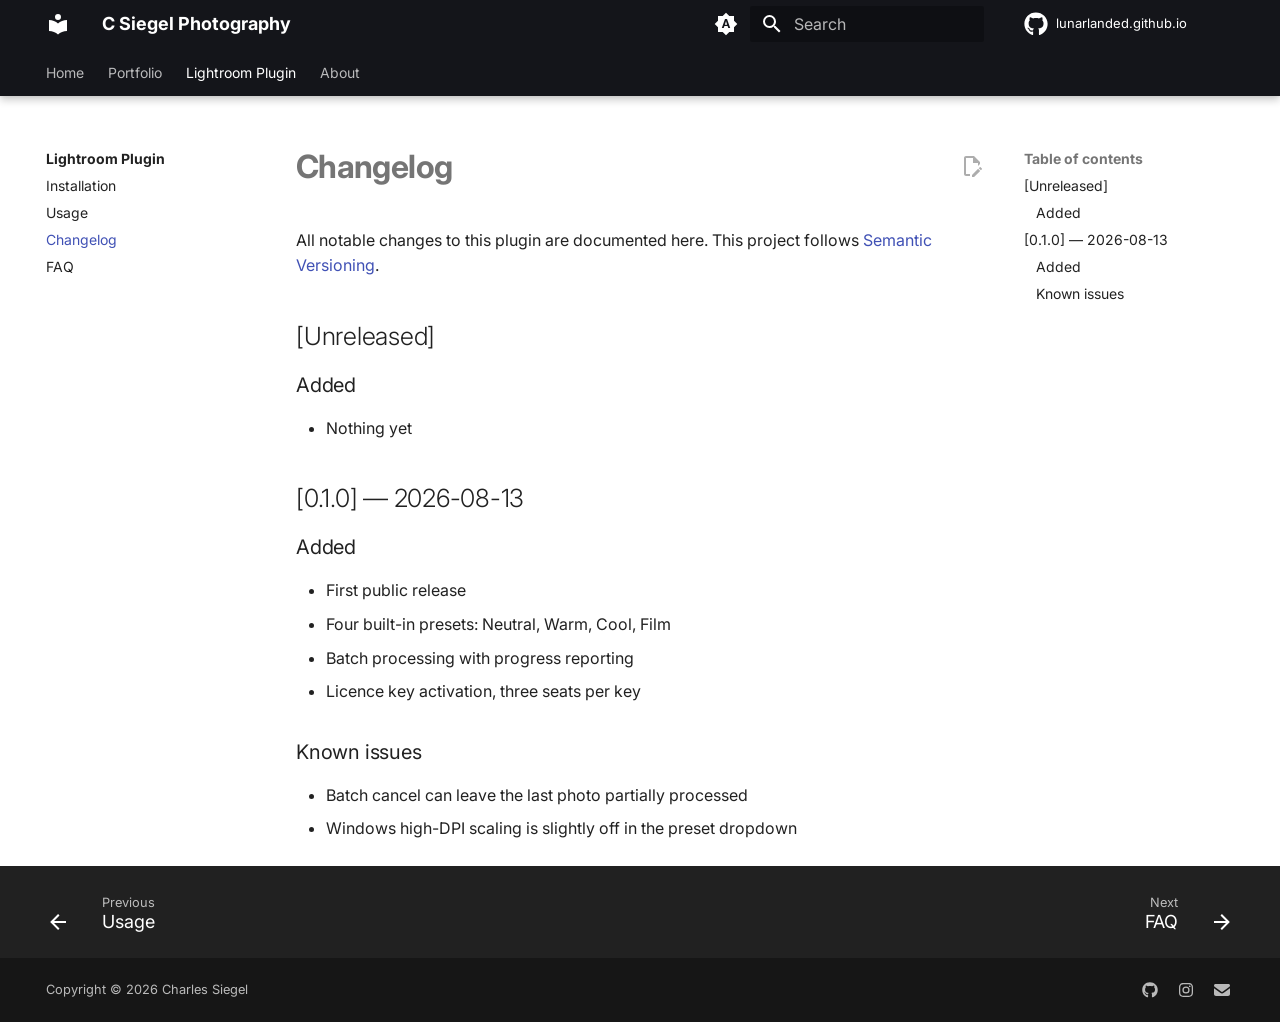
<file: plugin/changelog/index.html>
<!doctype html>
<html lang="en" class="no-js">
  <head>
    
      <meta charset="utf-8">
      <meta name="viewport" content="width=device-width,initial-scale=1">
      
        <meta name="description" content="Photography, tools, and odds and ends.">
      
      
        <meta name="author" content="Charles Siegel">
      
      
        <link rel="canonical" href="https://docs.csiegel.photography/plugin/changelog/">
      
      
        <link rel="prev" href="../usage/">
      
      
        <link rel="next" href="../faq/">
      
      
        
      
      
      <link rel="icon" href="../../assets/images/favicon.png">
      <meta name="generator" content="mkdocs-1.6.1, mkdocs-material-9.7.7">
    
    
      
        <title>Changelog - C Siegel Photography</title>
      
    
    
      <link rel="stylesheet" href="../../assets/stylesheets/main.ec1eaa64.min.css">
      
        
        <link rel="stylesheet" href="../../assets/stylesheets/palette.ab4e12ef.min.css">
      
      


    
    
      
    
    
      
        
        
        <link rel="preconnect" href="https://fonts.gstatic.com" crossorigin>
        <link rel="stylesheet" href="https://fonts.googleapis.com/css?family=Inter:300,300i,400,400i,700,700i%7CJetBrains+Mono:400,400i,700,700i&display=fallback">
        <style>:root{--md-text-font:"Inter";--md-code-font:"JetBrains Mono"}</style>
      
    
    
      <link rel="stylesheet" href="../../assets/stylesheets/extra.css">
    
    <script>__md_scope=new URL("../..",location),__md_hash=e=>[...e].reduce(((e,_)=>(e<<5)-e+_.charCodeAt(0)),0),__md_get=(e,_=localStorage,t=__md_scope)=>JSON.parse(_.getItem(t.pathname+"."+e)),__md_set=(e,_,t=localStorage,a=__md_scope)=>{try{t.setItem(a.pathname+"."+e,JSON.stringify(_))}catch(e){}}</script>
    
      

    
    
   <link href="../../assets/stylesheets/glightbox.min.css" rel="stylesheet"/><style>
    html.glightbox-open { overflow: initial; height: 100%; }
    .gslide-title { margin-top: 0px; user-select: text; }
    .gslide-desc { color: #666; user-select: text; }
    .gslide-image img { background: white; }
    .gscrollbar-fixer { padding-right: 15px; }
    .gdesc-inner { font-size: 0.75rem; }
    body[data-md-color-scheme="slate"] .gdesc-inner { background: var(--md-default-bg-color);}
    body[data-md-color-scheme="slate"] .gslide-title { color: var(--md-default-fg-color);}
    body[data-md-color-scheme="slate"] .gslide-desc { color: var(--md-default-fg-color);}</style> <script src="../../assets/javascripts/glightbox.min.js"></script></head>
  
  
    
    
      
    
    
    
    
    <body dir="ltr" data-md-color-scheme="default" data-md-color-primary="indigo" data-md-color-accent="indigo">
  
    
    <input class="md-toggle" data-md-toggle="drawer" type="checkbox" id="__drawer" autocomplete="off">
    <input class="md-toggle" data-md-toggle="search" type="checkbox" id="__search" autocomplete="off">
    <label class="md-overlay" for="__drawer"></label>
    <div data-md-component="skip">
      
        
        <a href="#changelog" class="md-skip">
          Skip to content
        </a>
      
    </div>
    <div data-md-component="announce">
      
    </div>
    
    
      

  

<header class="md-header md-header--shadow md-header--lifted" data-md-component="header">
  <nav class="md-header__inner md-grid" aria-label="Header">
    <a href="../.." title="C Siegel Photography" class="md-header__button md-logo" aria-label="C Siegel Photography" data-md-component="logo">
      
  
  <svg xmlns="http://www.w3.org/2000/svg" viewBox="0 0 24 24"><path d="M12 8a3 3 0 0 0 3-3 3 3 0 0 0-3-3 3 3 0 0 0-3 3 3 3 0 0 0 3 3m0 3.54C9.64 9.35 6.5 8 3 8v11c3.5 0 6.64 1.35 9 3.54 2.36-2.19 5.5-3.54 9-3.54V8c-3.5 0-6.64 1.35-9 3.54"/></svg>

    </a>
    <label class="md-header__button md-icon" for="__drawer">
      
      <svg xmlns="http://www.w3.org/2000/svg" viewBox="0 0 24 24"><path d="M3 6h18v2H3zm0 5h18v2H3zm0 5h18v2H3z"/></svg>
    </label>
    <div class="md-header__title" data-md-component="header-title">
      <div class="md-header__ellipsis">
        <div class="md-header__topic">
          <span class="md-ellipsis">
            C Siegel Photography
          </span>
        </div>
        <div class="md-header__topic" data-md-component="header-topic">
          <span class="md-ellipsis">
            
              Changelog
            
          </span>
        </div>
      </div>
    </div>
    
      
        <form class="md-header__option" data-md-component="palette">
  
    
    
    
    <input class="md-option" data-md-color-media="(prefers-color-scheme)" data-md-color-scheme="default" data-md-color-primary="indigo" data-md-color-accent="indigo"  aria-label="Switch to light mode"  type="radio" name="__palette" id="__palette_0">
    
      <label class="md-header__button md-icon" title="Switch to light mode" for="__palette_1" hidden>
        <svg xmlns="http://www.w3.org/2000/svg" viewBox="0 0 24 24"><path d="m14.3 16-.7-2h-3.2l-.7 2H7.8L11 7h2l3.2 9zM20 8.69V4h-4.69L12 .69 8.69 4H4v4.69L.69 12 4 15.31V20h4.69L12 23.31 15.31 20H20v-4.69L23.31 12zm-9.15 3.96h2.3L12 9z"/></svg>
      </label>
    
  
    
    
    
    <input class="md-option" data-md-color-media="(prefers-color-scheme: light)" data-md-color-scheme="default" data-md-color-primary="black" data-md-color-accent="deep-orange"  aria-label="Switch to dark mode"  type="radio" name="__palette" id="__palette_1">
    
      <label class="md-header__button md-icon" title="Switch to dark mode" for="__palette_2" hidden>
        <svg xmlns="http://www.w3.org/2000/svg" viewBox="0 0 24 24"><path d="M12 8a4 4 0 0 0-4 4 4 4 0 0 0 4 4 4 4 0 0 0 4-4 4 4 0 0 0-4-4m0 10a6 6 0 0 1-6-6 6 6 0 0 1 6-6 6 6 0 0 1 6 6 6 6 0 0 1-6 6m8-9.31V4h-4.69L12 .69 8.69 4H4v4.69L.69 12 4 15.31V20h4.69L12 23.31 15.31 20H20v-4.69L23.31 12z"/></svg>
      </label>
    
  
    
    
    
    <input class="md-option" data-md-color-media="(prefers-color-scheme: dark)" data-md-color-scheme="slate" data-md-color-primary="black" data-md-color-accent="deep-orange"  aria-label="Switch to system preference"  type="radio" name="__palette" id="__palette_2">
    
      <label class="md-header__button md-icon" title="Switch to system preference" for="__palette_0" hidden>
        <svg xmlns="http://www.w3.org/2000/svg" viewBox="0 0 24 24"><path d="M12 18c-.89 0-1.74-.2-2.5-.55C11.56 16.5 13 14.42 13 12s-1.44-4.5-3.5-5.45C10.26 6.2 11.11 6 12 6a6 6 0 0 1 6 6 6 6 0 0 1-6 6m8-9.31V4h-4.69L12 .69 8.69 4H4v4.69L.69 12 4 15.31V20h4.69L12 23.31 15.31 20H20v-4.69L23.31 12z"/></svg>
      </label>
    
  
</form>
      
    
    
      <script>var palette=__md_get("__palette");if(palette&&palette.color){if("(prefers-color-scheme)"===palette.color.media){var media=matchMedia("(prefers-color-scheme: light)"),input=document.querySelector(media.matches?"[data-md-color-media='(prefers-color-scheme: light)']":"[data-md-color-media='(prefers-color-scheme: dark)']");palette.color.media=input.getAttribute("data-md-color-media"),palette.color.scheme=input.getAttribute("data-md-color-scheme"),palette.color.primary=input.getAttribute("data-md-color-primary"),palette.color.accent=input.getAttribute("data-md-color-accent")}for(var[key,value]of Object.entries(palette.color))document.body.setAttribute("data-md-color-"+key,value)}</script>
    
    
    
      
      
        <label class="md-header__button md-icon" for="__search">
          
          <svg xmlns="http://www.w3.org/2000/svg" viewBox="0 0 24 24"><path d="M9.5 3A6.5 6.5 0 0 1 16 9.5c0 1.61-.59 3.09-1.56 4.23l.27.27h.79l5 5-1.5 1.5-5-5v-.79l-.27-.27A6.52 6.52 0 0 1 9.5 16 6.5 6.5 0 0 1 3 9.5 6.5 6.5 0 0 1 9.5 3m0 2C7 5 5 7 5 9.5S7 14 9.5 14 14 12 14 9.5 12 5 9.5 5"/></svg>
        </label>
        <div class="md-search" data-md-component="search" role="dialog">
  <label class="md-search__overlay" for="__search"></label>
  <div class="md-search__inner" role="search">
    <form class="md-search__form" name="search">
      <input type="text" class="md-search__input" name="query" aria-label="Search" placeholder="Search" autocapitalize="off" autocorrect="off" autocomplete="off" spellcheck="false" data-md-component="search-query" required>
      <label class="md-search__icon md-icon" for="__search">
        
        <svg xmlns="http://www.w3.org/2000/svg" viewBox="0 0 24 24"><path d="M9.5 3A6.5 6.5 0 0 1 16 9.5c0 1.61-.59 3.09-1.56 4.23l.27.27h.79l5 5-1.5 1.5-5-5v-.79l-.27-.27A6.52 6.52 0 0 1 9.5 16 6.5 6.5 0 0 1 3 9.5 6.5 6.5 0 0 1 9.5 3m0 2C7 5 5 7 5 9.5S7 14 9.5 14 14 12 14 9.5 12 5 9.5 5"/></svg>
        
        <svg xmlns="http://www.w3.org/2000/svg" viewBox="0 0 24 24"><path d="M20 11v2H8l5.5 5.5-1.42 1.42L4.16 12l7.92-7.92L13.5 5.5 8 11z"/></svg>
      </label>
      <nav class="md-search__options" aria-label="Search">
        
          <a href="javascript:void(0)" class="md-search__icon md-icon" title="Share" aria-label="Share" data-clipboard data-clipboard-text="" data-md-component="search-share" tabindex="-1">
            
            <svg xmlns="http://www.w3.org/2000/svg" viewBox="0 0 24 24"><path d="M18 16.08c-.76 0-1.44.3-1.96.77L8.91 12.7c.05-.23.09-.46.09-.7s-.04-.47-.09-.7l7.05-4.11c.54.5 1.25.81 2.04.81a3 3 0 0 0 3-3 3 3 0 0 0-3-3 3 3 0 0 0-3 3c0 .24.04.47.09.7L8.04 9.81C7.5 9.31 6.79 9 6 9a3 3 0 0 0-3 3 3 3 0 0 0 3 3c.79 0 1.5-.31 2.04-.81l7.12 4.15c-.05.21-.08.43-.08.66 0 1.61 1.31 2.91 2.92 2.91s2.92-1.3 2.92-2.91A2.92 2.92 0 0 0 18 16.08"/></svg>
          </a>
        
        <button type="reset" class="md-search__icon md-icon" title="Clear" aria-label="Clear" tabindex="-1">
          
          <svg xmlns="http://www.w3.org/2000/svg" viewBox="0 0 24 24"><path d="M19 6.41 17.59 5 12 10.59 6.41 5 5 6.41 10.59 12 5 17.59 6.41 19 12 13.41 17.59 19 19 17.59 13.41 12z"/></svg>
        </button>
      </nav>
      
        <div class="md-search__suggest" data-md-component="search-suggest"></div>
      
    </form>
    <div class="md-search__output">
      <div class="md-search__scrollwrap" tabindex="0" data-md-scrollfix>
        <div class="md-search-result" data-md-component="search-result">
          <div class="md-search-result__meta">
            Initializing search
          </div>
          <ol class="md-search-result__list" role="presentation"></ol>
        </div>
      </div>
    </div>
  </div>
</div>
      
    
    
      <div class="md-header__source">
        <a href="https://github.com/LunarLanded/lunarlanded.github.io" title="Go to repository" class="md-source" data-md-component="source">
  <div class="md-source__icon md-icon">
    
    <svg xmlns="http://www.w3.org/2000/svg" viewBox="0 0 512 512"><!--! Font Awesome Free 7.1.0 by @fontawesome - https://fontawesome.com License - https://fontawesome.com/license/free (Icons: CC BY 4.0, Fonts: SIL OFL 1.1, Code: MIT License) Copyright 2025 Fonticons, Inc.--><path d="M173.9 397.4c0 2-2.3 3.6-5.2 3.6-3.3.3-5.6-1.3-5.6-3.6 0-2 2.3-3.6 5.2-3.6 3-.3 5.6 1.3 5.6 3.6m-31.1-4.5c-.7 2 1.3 4.3 4.3 4.9 2.6 1 5.6 0 6.2-2s-1.3-4.3-4.3-5.2c-2.6-.7-5.5.3-6.2 2.3m44.2-1.7c-2.9.7-4.9 2.6-4.6 4.9.3 2 2.9 3.3 5.9 2.6 2.9-.7 4.9-2.6 4.6-4.6-.3-1.9-3-3.2-5.9-2.9M252.8 8C114.1 8 8 113.3 8 252c0 110.9 69.8 205.8 169.5 239.2 12.8 2.3 17.3-5.6 17.3-12.1 0-6.2-.3-40.4-.3-61.4 0 0-70 15-84.7-29.8 0 0-11.4-29.1-27.8-36.6 0 0-22.9-15.7 1.6-15.4 0 0 24.9 2 38.6 25.8 21.9 38.6 58.6 27.5 72.9 20.9 2.3-16 8.8-27.1 16-33.7-55.9-6.2-112.3-14.3-112.3-110.5 0-27.5 7.6-41.3 23.6-58.9-2.6-6.5-11.1-33.3 2.6-67.9 20.9-6.5 69 27 69 27 20-5.6 41.5-8.5 62.8-8.5s42.8 2.9 62.8 8.5c0 0 48.1-33.6 69-27 13.7 34.7 5.2 61.4 2.6 67.9 16 17.7 25.8 31.5 25.8 58.9 0 96.5-58.9 104.2-114.8 110.5 9.2 7.9 17 22.9 17 46.4 0 33.7-.3 75.4-.3 83.6 0 6.5 4.6 14.4 17.3 12.1C436.2 457.8 504 362.9 504 252 504 113.3 391.5 8 252.8 8M105.2 352.9c-1.3 1-1 3.3.7 5.2 1.6 1.6 3.9 2.3 5.2 1 1.3-1 1-3.3-.7-5.2-1.6-1.6-3.9-2.3-5.2-1m-10.8-8.1c-.7 1.3.3 2.9 2.3 3.9 1.6 1 3.6.7 4.3-.7.7-1.3-.3-2.9-2.3-3.9-2-.6-3.6-.3-4.3.7m32.4 35.6c-1.6 1.3-1 4.3 1.3 6.2 2.3 2.3 5.2 2.6 6.5 1 1.3-1.3.7-4.3-1.3-6.2-2.2-2.3-5.2-2.6-6.5-1m-11.4-14.7c-1.6 1-1.6 3.6 0 5.9s4.3 3.3 5.6 2.3c1.6-1.3 1.6-3.9 0-6.2-1.4-2.3-4-3.3-5.6-2"/></svg>
  </div>
  <div class="md-source__repository">
    lunarlanded.github.io
  </div>
</a>
      </div>
    
  </nav>
  
    
      
<nav class="md-tabs" aria-label="Tabs" data-md-component="tabs">
  <div class="md-grid">
    <ul class="md-tabs__list">
      
        
  
  
  
  
    <li class="md-tabs__item">
      <a href="../.." class="md-tabs__link">
        
  
  
    
  
  Home

      </a>
    </li>
  

      
        
  
  
  
  
    
    
      <li class="md-tabs__item">
        <a href="../../portfolio/" class="md-tabs__link">
          
  
  
    
  
  Portfolio

        </a>
      </li>
    
  

      
        
  
  
  
    
  
  
    
    
      <li class="md-tabs__item md-tabs__item--active">
        <a href="../" class="md-tabs__link">
          
  
  
    
  
  Lightroom Plugin

        </a>
      </li>
    
  

      
        
  
  
  
  
    
    
      <li class="md-tabs__item">
        <a href="../../about/" class="md-tabs__link">
          
  
  
    
  
  About

        </a>
      </li>
    
  

      
    </ul>
  </div>
</nav>
    
  
</header>
    
    <div class="md-container" data-md-component="container">
      
      
        
      
      <main class="md-main" data-md-component="main">
        <div class="md-main__inner md-grid">
          
            
              
              <div class="md-sidebar md-sidebar--primary" data-md-component="sidebar" data-md-type="navigation" >
                <div class="md-sidebar__scrollwrap">
                  <div class="md-sidebar__inner">
                    


  


<nav class="md-nav md-nav--primary md-nav--lifted" aria-label="Navigation" data-md-level="0">
  <label class="md-nav__title" for="__drawer">
    <a href="../.." title="C Siegel Photography" class="md-nav__button md-logo" aria-label="C Siegel Photography" data-md-component="logo">
      
  
  <svg xmlns="http://www.w3.org/2000/svg" viewBox="0 0 24 24"><path d="M12 8a3 3 0 0 0 3-3 3 3 0 0 0-3-3 3 3 0 0 0-3 3 3 3 0 0 0 3 3m0 3.54C9.64 9.35 6.5 8 3 8v11c3.5 0 6.64 1.35 9 3.54 2.36-2.19 5.5-3.54 9-3.54V8c-3.5 0-6.64 1.35-9 3.54"/></svg>

    </a>
    C Siegel Photography
  </label>
  
    <div class="md-nav__source">
      <a href="https://github.com/LunarLanded/lunarlanded.github.io" title="Go to repository" class="md-source" data-md-component="source">
  <div class="md-source__icon md-icon">
    
    <svg xmlns="http://www.w3.org/2000/svg" viewBox="0 0 512 512"><!--! Font Awesome Free 7.1.0 by @fontawesome - https://fontawesome.com License - https://fontawesome.com/license/free (Icons: CC BY 4.0, Fonts: SIL OFL 1.1, Code: MIT License) Copyright 2025 Fonticons, Inc.--><path d="M173.9 397.4c0 2-2.3 3.6-5.2 3.6-3.3.3-5.6-1.3-5.6-3.6 0-2 2.3-3.6 5.2-3.6 3-.3 5.6 1.3 5.6 3.6m-31.1-4.5c-.7 2 1.3 4.3 4.3 4.9 2.6 1 5.6 0 6.2-2s-1.3-4.3-4.3-5.2c-2.6-.7-5.5.3-6.2 2.3m44.2-1.7c-2.9.7-4.9 2.6-4.6 4.9.3 2 2.9 3.3 5.9 2.6 2.9-.7 4.9-2.6 4.6-4.6-.3-1.9-3-3.2-5.9-2.9M252.8 8C114.1 8 8 113.3 8 252c0 110.9 69.8 205.8 169.5 239.2 12.8 2.3 17.3-5.6 17.3-12.1 0-6.2-.3-40.4-.3-61.4 0 0-70 15-84.7-29.8 0 0-11.4-29.1-27.8-36.6 0 0-22.9-15.7 1.6-15.4 0 0 24.9 2 38.6 25.8 21.9 38.6 58.6 27.5 72.9 20.9 2.3-16 8.8-27.1 16-33.7-55.9-6.2-112.3-14.3-112.3-110.5 0-27.5 7.6-41.3 23.6-58.9-2.6-6.5-11.1-33.3 2.6-67.9 20.9-6.5 69 27 69 27 20-5.6 41.5-8.5 62.8-8.5s42.8 2.9 62.8 8.5c0 0 48.1-33.6 69-27 13.7 34.7 5.2 61.4 2.6 67.9 16 17.7 25.8 31.5 25.8 58.9 0 96.5-58.9 104.2-114.8 110.5 9.2 7.9 17 22.9 17 46.4 0 33.7-.3 75.4-.3 83.6 0 6.5 4.6 14.4 17.3 12.1C436.2 457.8 504 362.9 504 252 504 113.3 391.5 8 252.8 8M105.2 352.9c-1.3 1-1 3.3.7 5.2 1.6 1.6 3.9 2.3 5.2 1 1.3-1 1-3.3-.7-5.2-1.6-1.6-3.9-2.3-5.2-1m-10.8-8.1c-.7 1.3.3 2.9 2.3 3.9 1.6 1 3.6.7 4.3-.7.7-1.3-.3-2.9-2.3-3.9-2-.6-3.6-.3-4.3.7m32.4 35.6c-1.6 1.3-1 4.3 1.3 6.2 2.3 2.3 5.2 2.6 6.5 1 1.3-1.3.7-4.3-1.3-6.2-2.2-2.3-5.2-2.6-6.5-1m-11.4-14.7c-1.6 1-1.6 3.6 0 5.9s4.3 3.3 5.6 2.3c1.6-1.3 1.6-3.9 0-6.2-1.4-2.3-4-3.3-5.6-2"/></svg>
  </div>
  <div class="md-source__repository">
    lunarlanded.github.io
  </div>
</a>
    </div>
  
  <ul class="md-nav__list" data-md-scrollfix>
    
      
      
  
  
  
  
    <li class="md-nav__item">
      <a href="../.." class="md-nav__link">
        
  
  
  <span class="md-ellipsis">
    
  
    Home
  

    
  </span>
  
  

      </a>
    </li>
  

    
      
      
  
  
  
  
    
    
      
        
          
        
      
        
      
        
      
        
      
    
    
    
      
      
        
      
    
    
    <li class="md-nav__item md-nav__item--nested">
      
        
        
        <input class="md-nav__toggle md-toggle " type="checkbox" id="__nav_2" >
        
          
          <div class="md-nav__link md-nav__container">
            <a href="../../portfolio/" class="md-nav__link ">
              
  
  
  <span class="md-ellipsis">
    
  
    Portfolio
  

    
  </span>
  
  

            </a>
            
              
              <label class="md-nav__link " for="__nav_2" id="__nav_2_label" tabindex="0">
                <span class="md-nav__icon md-icon"></span>
              </label>
            
          </div>
        
        <nav class="md-nav" data-md-level="1" aria-labelledby="__nav_2_label" aria-expanded="false">
          <label class="md-nav__title" for="__nav_2">
            <span class="md-nav__icon md-icon"></span>
            
  
    Portfolio
  

          </label>
          <ul class="md-nav__list" data-md-scrollfix>
            
              
            
              
                
  
  
  
  
    <li class="md-nav__item">
      <a href="../../portfolio/landscapes/" class="md-nav__link">
        
  
  
  <span class="md-ellipsis">
    
  
    Landscapes
  

    
  </span>
  
  

      </a>
    </li>
  

              
            
              
                
  
  
  
  
    <li class="md-nav__item">
      <a href="../../portfolio/portraits/" class="md-nav__link">
        
  
  
  <span class="md-ellipsis">
    
  
    Portraits
  

    
  </span>
  
  

      </a>
    </li>
  

              
            
              
                
  
  
  
  
    <li class="md-nav__item">
      <a href="../../portfolio/postcards/" class="md-nav__link">
        
  
  
  <span class="md-ellipsis">
    
  
    Postcards
  

    
  </span>
  
  

      </a>
    </li>
  

              
            
          </ul>
        </nav>
      
    </li>
  

    
      
      
  
  
    
  
  
  
    
    
      
        
          
        
      
        
      
        
      
        
      
        
      
    
    
    
      
        
        
      
      
        
      
    
    
    <li class="md-nav__item md-nav__item--active md-nav__item--section md-nav__item--nested">
      
        
        
        <input class="md-nav__toggle md-toggle " type="checkbox" id="__nav_3" checked>
        
          
          <div class="md-nav__link md-nav__container">
            <a href="../" class="md-nav__link ">
              
  
  
  <span class="md-ellipsis">
    
  
    Lightroom Plugin
  

    
  </span>
  
  

            </a>
            
              
              <label class="md-nav__link " for="__nav_3" id="__nav_3_label" tabindex="">
                <span class="md-nav__icon md-icon"></span>
              </label>
            
          </div>
        
        <nav class="md-nav" data-md-level="1" aria-labelledby="__nav_3_label" aria-expanded="true">
          <label class="md-nav__title" for="__nav_3">
            <span class="md-nav__icon md-icon"></span>
            
  
    Lightroom Plugin
  

          </label>
          <ul class="md-nav__list" data-md-scrollfix>
            
              
            
              
                
  
  
  
  
    <li class="md-nav__item">
      <a href="../installation/" class="md-nav__link">
        
  
  
  <span class="md-ellipsis">
    
  
    Installation
  

    
  </span>
  
  

      </a>
    </li>
  

              
            
              
                
  
  
  
  
    <li class="md-nav__item">
      <a href="../usage/" class="md-nav__link">
        
  
  
  <span class="md-ellipsis">
    
  
    Usage
  

    
  </span>
  
  

      </a>
    </li>
  

              
            
              
                
  
  
    
  
  
  
    <li class="md-nav__item md-nav__item--active">
      
      <input class="md-nav__toggle md-toggle" type="checkbox" id="__toc">
      
      
        
      
      
        <label class="md-nav__link md-nav__link--active" for="__toc">
          
  
  
  <span class="md-ellipsis">
    
  
    Changelog
  

    
  </span>
  
  

          <span class="md-nav__icon md-icon"></span>
        </label>
      
      <a href="./" class="md-nav__link md-nav__link--active">
        
  
  
  <span class="md-ellipsis">
    
  
    Changelog
  

    
  </span>
  
  

      </a>
      
        

<nav class="md-nav md-nav--secondary" aria-label="Table of contents">
  
  
  
    
  
  
    <label class="md-nav__title" for="__toc">
      <span class="md-nav__icon md-icon"></span>
      Table of contents
    </label>
    <ul class="md-nav__list" data-md-component="toc" data-md-scrollfix>
      
        <li class="md-nav__item">
  <a href="#unreleased" class="md-nav__link">
    <span class="md-ellipsis">
      
        [Unreleased]
      
    </span>
  </a>
  
    <nav class="md-nav" aria-label="[Unreleased]">
      <ul class="md-nav__list">
        
          <li class="md-nav__item">
  <a href="#added" class="md-nav__link">
    <span class="md-ellipsis">
      
        Added
      
    </span>
  </a>
  
</li>
        
      </ul>
    </nav>
  
</li>
      
        <li class="md-nav__item">
  <a href="#010-2026-08-13" class="md-nav__link">
    <span class="md-ellipsis">
      
        [0.1.0] — 2026-08-13
      
    </span>
  </a>
  
    <nav class="md-nav" aria-label="[0.1.0] — 2026-08-13">
      <ul class="md-nav__list">
        
          <li class="md-nav__item">
  <a href="#added_1" class="md-nav__link">
    <span class="md-ellipsis">
      
        Added
      
    </span>
  </a>
  
</li>
        
          <li class="md-nav__item">
  <a href="#known-issues" class="md-nav__link">
    <span class="md-ellipsis">
      
        Known issues
      
    </span>
  </a>
  
</li>
        
      </ul>
    </nav>
  
</li>
      
    </ul>
  
</nav>
      
    </li>
  

              
            
              
                
  
  
  
  
    <li class="md-nav__item">
      <a href="../faq/" class="md-nav__link">
        
  
  
  <span class="md-ellipsis">
    
  
    FAQ
  

    
  </span>
  
  

      </a>
    </li>
  

              
            
          </ul>
        </nav>
      
    </li>
  

    
      
      
  
  
  
  
    
    
      
        
          
        
      
        
      
        
      
    
    
    
      
      
        
      
    
    
    <li class="md-nav__item md-nav__item--nested">
      
        
        
        <input class="md-nav__toggle md-toggle " type="checkbox" id="__nav_4" >
        
          
          <div class="md-nav__link md-nav__container">
            <a href="../../about/" class="md-nav__link ">
              
  
  
  <span class="md-ellipsis">
    
  
    About
  

    
  </span>
  
  

            </a>
            
              
              <label class="md-nav__link " for="__nav_4" id="__nav_4_label" tabindex="0">
                <span class="md-nav__icon md-icon"></span>
              </label>
            
          </div>
        
        <nav class="md-nav" data-md-level="1" aria-labelledby="__nav_4_label" aria-expanded="false">
          <label class="md-nav__title" for="__nav_4">
            <span class="md-nav__icon md-icon"></span>
            
  
    About
  

          </label>
          <ul class="md-nav__list" data-md-scrollfix>
            
              
            
              
                
  
  
  
  
    <li class="md-nav__item">
      <a href="../../about/contact/" class="md-nav__link">
        
  
  
  <span class="md-ellipsis">
    
  
    Contact
  

    
  </span>
  
  

      </a>
    </li>
  

              
            
              
                
  
  
  
  
    <li class="md-nav__item">
      <a href="../../about/licensing/" class="md-nav__link">
        
  
  
  <span class="md-ellipsis">
    
  
    Licensing
  

    
  </span>
  
  

      </a>
    </li>
  

              
            
          </ul>
        </nav>
      
    </li>
  

    
  </ul>
</nav>
                  </div>
                </div>
              </div>
            
            
              
              <div class="md-sidebar md-sidebar--secondary" data-md-component="sidebar" data-md-type="toc" >
                <div class="md-sidebar__scrollwrap">
                  <div class="md-sidebar__inner">
                    

<nav class="md-nav md-nav--secondary" aria-label="Table of contents">
  
  
  
    
  
  
    <label class="md-nav__title" for="__toc">
      <span class="md-nav__icon md-icon"></span>
      Table of contents
    </label>
    <ul class="md-nav__list" data-md-component="toc" data-md-scrollfix>
      
        <li class="md-nav__item">
  <a href="#unreleased" class="md-nav__link">
    <span class="md-ellipsis">
      
        [Unreleased]
      
    </span>
  </a>
  
    <nav class="md-nav" aria-label="[Unreleased]">
      <ul class="md-nav__list">
        
          <li class="md-nav__item">
  <a href="#added" class="md-nav__link">
    <span class="md-ellipsis">
      
        Added
      
    </span>
  </a>
  
</li>
        
      </ul>
    </nav>
  
</li>
      
        <li class="md-nav__item">
  <a href="#010-2026-08-13" class="md-nav__link">
    <span class="md-ellipsis">
      
        [0.1.0] — 2026-08-13
      
    </span>
  </a>
  
    <nav class="md-nav" aria-label="[0.1.0] — 2026-08-13">
      <ul class="md-nav__list">
        
          <li class="md-nav__item">
  <a href="#added_1" class="md-nav__link">
    <span class="md-ellipsis">
      
        Added
      
    </span>
  </a>
  
</li>
        
          <li class="md-nav__item">
  <a href="#known-issues" class="md-nav__link">
    <span class="md-ellipsis">
      
        Known issues
      
    </span>
  </a>
  
</li>
        
      </ul>
    </nav>
  
</li>
      
    </ul>
  
</nav>
                  </div>
                </div>
              </div>
            
          
          
            <div class="md-content" data-md-component="content">
              
              <article class="md-content__inner md-typeset">
                
                  


  
    <a href="https://github.com/LunarLanded/lunarlanded.github.io/edit/main/docs/plugin/changelog.md" title="Edit this page" class="md-content__button md-icon" rel="edit">
      
      <svg xmlns="http://www.w3.org/2000/svg" viewBox="0 0 24 24"><path d="M10 20H6V4h7v5h5v3.1l2-2V8l-6-6H6c-1.1 0-2 .9-2 2v16c0 1.1.9 2 2 2h4zm10.2-7c.1 0 .3.1.4.2l1.3 1.3c.2.2.2.6 0 .8l-1 1-2.1-2.1 1-1c.1-.1.2-.2.4-.2m0 3.9L14.1 23H12v-2.1l6.1-6.1z"/></svg>
    </a>
  
  


<h1 id="changelog">Changelog<a class="headerlink" href="#changelog" title="Anchor link to this section">&para;</a></h1>
<p>All notable changes to this plugin are documented here. This project follows
<a href="https://semver.org/">Semantic Versioning</a>.</p>
<h2 id="unreleased">[Unreleased]<a class="headerlink" href="#unreleased" title="Anchor link to this section">&para;</a></h2>
<h3 id="added">Added<a class="headerlink" href="#added" title="Anchor link to this section">&para;</a></h3>
<ul>
<li>Nothing yet</li>
</ul>
<h2 id="010-2026-08-13">[0.1.0] — 2026-08-13<a class="headerlink" href="#010-2026-08-13" title="Anchor link to this section">&para;</a></h2>
<h3 id="added_1">Added<a class="headerlink" href="#added_1" title="Anchor link to this section">&para;</a></h3>
<ul>
<li>First public release</li>
<li>Four built-in presets: Neutral, Warm, Cool, Film</li>
<li>Batch processing with progress reporting</li>
<li>Licence key activation, three seats per key</li>
</ul>
<h3 id="known-issues">Known issues<a class="headerlink" href="#known-issues" title="Anchor link to this section">&para;</a></h3>
<ul>
<li>Batch cancel can leave the last photo partially processed</li>
<li>Windows high-DPI scaling is slightly off in the preset dropdown</li>
</ul>












                
              </article>
            </div>
          
          
  <script>var tabs=__md_get("__tabs");if(Array.isArray(tabs))e:for(var set of document.querySelectorAll(".tabbed-set")){var labels=set.querySelector(".tabbed-labels");for(var tab of tabs)for(var label of labels.getElementsByTagName("label"))if(label.innerText.trim()===tab){var input=document.getElementById(label.htmlFor);input.checked=!0;continue e}}</script>

<script>var target=document.getElementById(location.hash.slice(1));target&&target.name&&(target.checked=target.name.startsWith("__tabbed_"))</script>
        </div>
        
          <button type="button" class="md-top md-icon" data-md-component="top" hidden>
  
  <svg xmlns="http://www.w3.org/2000/svg" viewBox="0 0 24 24"><path d="M13 20h-2V8l-5.5 5.5-1.42-1.42L12 4.16l7.92 7.92-1.42 1.42L13 8z"/></svg>
  Back to top
</button>
        
      </main>
      
        <footer class="md-footer">
  
    
      
      <nav class="md-footer__inner md-grid" aria-label="Footer" >
        
          
          <a href="../usage/" class="md-footer__link md-footer__link--prev" aria-label="Previous: Usage">
            <div class="md-footer__button md-icon">
              
              <svg xmlns="http://www.w3.org/2000/svg" viewBox="0 0 24 24"><path d="M20 11v2H8l5.5 5.5-1.42 1.42L4.16 12l7.92-7.92L13.5 5.5 8 11z"/></svg>
            </div>
            <div class="md-footer__title">
              <span class="md-footer__direction">
                Previous
              </span>
              <div class="md-ellipsis">
                Usage
              </div>
            </div>
          </a>
        
        
          
          <a href="../faq/" class="md-footer__link md-footer__link--next" aria-label="Next: FAQ">
            <div class="md-footer__title">
              <span class="md-footer__direction">
                Next
              </span>
              <div class="md-ellipsis">
                FAQ
              </div>
            </div>
            <div class="md-footer__button md-icon">
              
              <svg xmlns="http://www.w3.org/2000/svg" viewBox="0 0 24 24"><path d="M4 11v2h12l-5.5 5.5 1.42 1.42L19.84 12l-7.92-7.92L10.5 5.5 16 11z"/></svg>
            </div>
          </a>
        
      </nav>
    
  
  <div class="md-footer-meta md-typeset">
    <div class="md-footer-meta__inner md-grid">
      <div class="md-copyright">
  
    <div class="md-copyright__highlight">
      Copyright &copy; 2026 Charles Siegel
    </div>
  
  
</div>
      
        
<div class="md-social">
  
    
    
    
    
      
      
    
    <a href="https://github.com/LunarLanded" target="_blank" rel="noopener" title="github.com" class="md-social__link">
      <svg xmlns="http://www.w3.org/2000/svg" viewBox="0 0 512 512"><!--! Font Awesome Free 7.1.0 by @fontawesome - https://fontawesome.com License - https://fontawesome.com/license/free (Icons: CC BY 4.0, Fonts: SIL OFL 1.1, Code: MIT License) Copyright 2025 Fonticons, Inc.--><path d="M173.9 397.4c0 2-2.3 3.6-5.2 3.6-3.3.3-5.6-1.3-5.6-3.6 0-2 2.3-3.6 5.2-3.6 3-.3 5.6 1.3 5.6 3.6m-31.1-4.5c-.7 2 1.3 4.3 4.3 4.9 2.6 1 5.6 0 6.2-2s-1.3-4.3-4.3-5.2c-2.6-.7-5.5.3-6.2 2.3m44.2-1.7c-2.9.7-4.9 2.6-4.6 4.9.3 2 2.9 3.3 5.9 2.6 2.9-.7 4.9-2.6 4.6-4.6-.3-1.9-3-3.2-5.9-2.9M252.8 8C114.1 8 8 113.3 8 252c0 110.9 69.8 205.8 169.5 239.2 12.8 2.3 17.3-5.6 17.3-12.1 0-6.2-.3-40.4-.3-61.4 0 0-70 15-84.7-29.8 0 0-11.4-29.1-27.8-36.6 0 0-22.9-15.7 1.6-15.4 0 0 24.9 2 38.6 25.8 21.9 38.6 58.6 27.5 72.9 20.9 2.3-16 8.8-27.1 16-33.7-55.9-6.2-112.3-14.3-112.3-110.5 0-27.5 7.6-41.3 23.6-58.9-2.6-6.5-11.1-33.3 2.6-67.9 20.9-6.5 69 27 69 27 20-5.6 41.5-8.5 62.8-8.5s42.8 2.9 62.8 8.5c0 0 48.1-33.6 69-27 13.7 34.7 5.2 61.4 2.6 67.9 16 17.7 25.8 31.5 25.8 58.9 0 96.5-58.9 104.2-114.8 110.5 9.2 7.9 17 22.9 17 46.4 0 33.7-.3 75.4-.3 83.6 0 6.5 4.6 14.4 17.3 12.1C436.2 457.8 504 362.9 504 252 504 113.3 391.5 8 252.8 8M105.2 352.9c-1.3 1-1 3.3.7 5.2 1.6 1.6 3.9 2.3 5.2 1 1.3-1 1-3.3-.7-5.2-1.6-1.6-3.9-2.3-5.2-1m-10.8-8.1c-.7 1.3.3 2.9 2.3 3.9 1.6 1 3.6.7 4.3-.7.7-1.3-.3-2.9-2.3-3.9-2-.6-3.6-.3-4.3.7m32.4 35.6c-1.6 1.3-1 4.3 1.3 6.2 2.3 2.3 5.2 2.6 6.5 1 1.3-1.3.7-4.3-1.3-6.2-2.2-2.3-5.2-2.6-6.5-1m-11.4-14.7c-1.6 1-1.6 3.6 0 5.9s4.3 3.3 5.6 2.3c1.6-1.3 1.6-3.9 0-6.2-1.4-2.3-4-3.3-5.6-2"/></svg>
    </a>
  
    
    
    
    
      
      
    
    <a href="https://instagram.com/fododoto" target="_blank" rel="noopener" title="instagram.com" class="md-social__link">
      <svg xmlns="http://www.w3.org/2000/svg" viewBox="0 0 448 512"><!--! Font Awesome Free 7.1.0 by @fontawesome - https://fontawesome.com License - https://fontawesome.com/license/free (Icons: CC BY 4.0, Fonts: SIL OFL 1.1, Code: MIT License) Copyright 2025 Fonticons, Inc.--><path d="M224.3 141a115 115 0 1 0-.6 230 115 115 0 1 0 .6-230m-.6 40.4a74.6 74.6 0 1 1 .6 149.2 74.6 74.6 0 1 1-.6-149.2m93.4-45.1a26.8 26.8 0 1 1 53.6 0 26.8 26.8 0 1 1-53.6 0m129.7 27.2c-1.7-35.9-9.9-67.7-36.2-93.9-26.2-26.2-58-34.4-93.9-36.2-37-2.1-147.9-2.1-184.9 0-35.8 1.7-67.6 9.9-93.9 36.1s-34.4 58-36.2 93.9c-2.1 37-2.1 147.9 0 184.9 1.7 35.9 9.9 67.7 36.2 93.9s58 34.4 93.9 36.2c37 2.1 147.9 2.1 184.9 0 35.9-1.7 67.7-9.9 93.9-36.2 26.2-26.2 34.4-58 36.2-93.9 2.1-37 2.1-147.8 0-184.8M399 388c-7.8 19.6-22.9 34.7-42.6 42.6-29.5 11.7-99.5 9-132.1 9s-102.7 2.6-132.1-9c-19.6-7.8-34.7-22.9-42.6-42.6-11.7-29.5-9-99.5-9-132.1s-2.6-102.7 9-132.1c7.8-19.6 22.9-34.7 42.6-42.6 29.5-11.7 99.5-9 132.1-9s102.7-2.6 132.1 9c19.6 7.8 34.7 22.9 42.6 42.6 11.7 29.5 9 99.5 9 132.1s2.7 102.7-9 132.1"/></svg>
    </a>
  
    
    
    
    
    <a href="mailto:hello@csiegel.photography" target="_blank" rel="noopener" title="" class="md-social__link">
      <svg xmlns="http://www.w3.org/2000/svg" viewBox="0 0 512 512"><!--! Font Awesome Free 7.1.0 by @fontawesome - https://fontawesome.com License - https://fontawesome.com/license/free (Icons: CC BY 4.0, Fonts: SIL OFL 1.1, Code: MIT License) Copyright 2025 Fonticons, Inc.--><path d="M48 64C21.5 64 0 85.5 0 112c0 15.1 7.1 29.3 19.2 38.4l208 156a48 48 0 0 0 57.6 0l208-156c12.1-9.1 19.2-23.3 19.2-38.4 0-26.5-21.5-48-48-48zM0 196v188c0 35.3 28.7 64 64 64h384c35.3 0 64-28.7 64-64V196L313.6 344.8c-34.1 25.6-81.1 25.6-115.2 0z"/></svg>
    </a>
  
</div>
      
    </div>
  </div>
</footer>
      
    </div>
    <div class="md-dialog" data-md-component="dialog">
      <div class="md-dialog__inner md-typeset"></div>
    </div>
    
      <div class="md-progress" data-md-component="progress" role="progressbar"></div>
    
    
    
      
      
      <script id="__config" type="application/json">{"annotate": null, "base": "../..", "features": ["navigation.instant", "navigation.instant.progress", "navigation.tracking", "navigation.tabs", "navigation.tabs.sticky", "navigation.sections", "navigation.indexes", "navigation.top", "navigation.footer", "toc.follow", "search.suggest", "search.highlight", "search.share", "content.code.copy", "content.code.annotate", "content.tabs.link", "content.action.edit", "content.tooltips"], "search": "../../assets/javascripts/workers/search.2c215733.min.js", "tags": null, "translations": {"clipboard.copied": "Copied to clipboard", "clipboard.copy": "Copy to clipboard", "search.result.more.one": "1 more on this page", "search.result.more.other": "# more on this page", "search.result.none": "No matching documents", "search.result.one": "1 matching document", "search.result.other": "# matching documents", "search.result.placeholder": "Type to start searching", "search.result.term.missing": "Missing", "select.version": "Select version"}, "version": null}</script>
    
    
      <script src="../../assets/javascripts/bundle.d7400e89.min.js"></script>
      
    
  <script id="init-glightbox">const lightbox = GLightbox({"touchNavigation": true, "loop": false, "zoomable": true, "draggable": true, "openEffect": "zoom", "closeEffect": "zoom", "slideEffect": "slide"});
document$.subscribe(() => { lightbox.reload() });
</script></body>
</html>
</file>
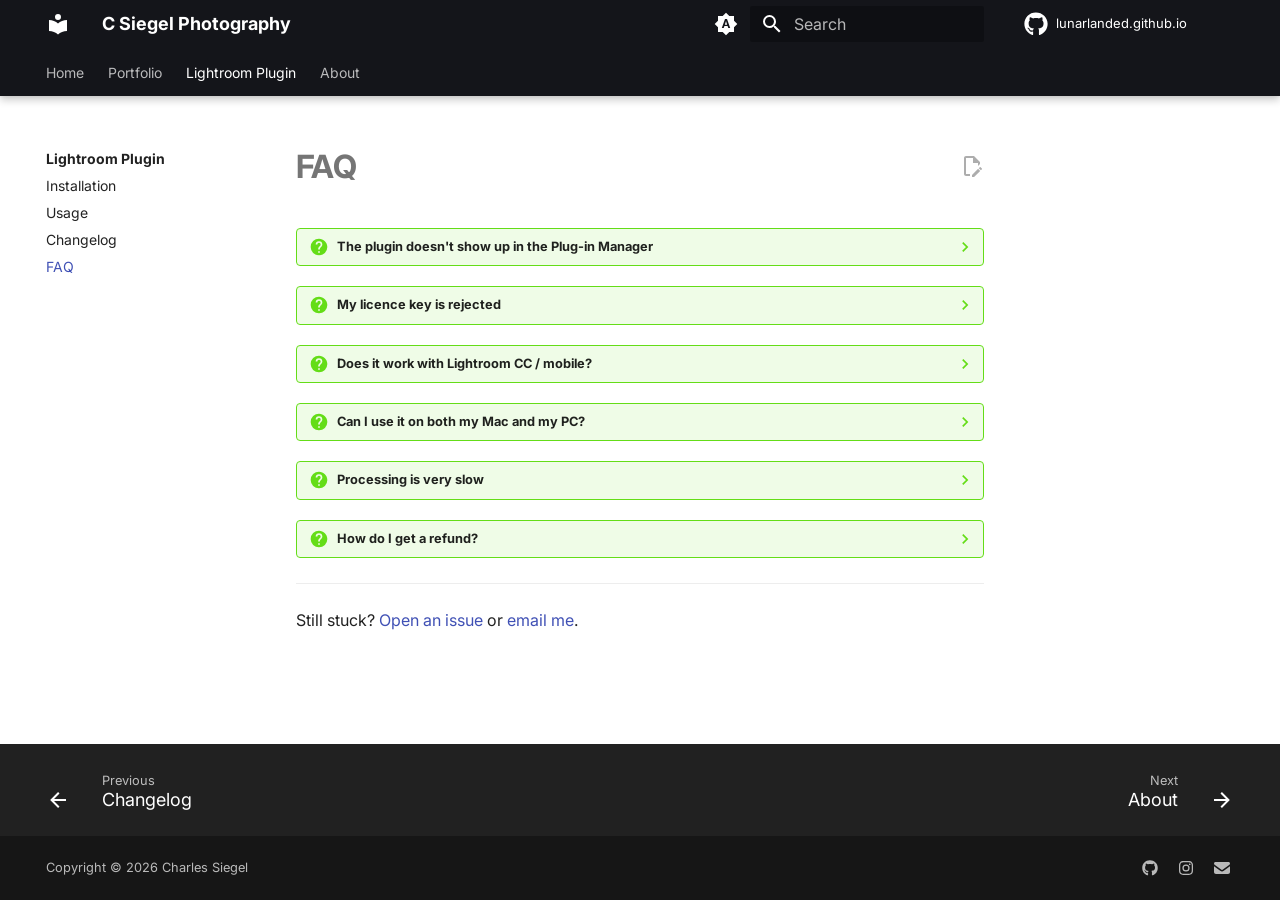
<file: plugin/faq/index.html>
<!doctype html>
<html lang="en" class="no-js">
  <head>
    
      <meta charset="utf-8">
      <meta name="viewport" content="width=device-width,initial-scale=1">
      
        <meta name="description" content="Photography, tools, and odds and ends.">
      
      
        <meta name="author" content="Charles Siegel">
      
      
        <link rel="canonical" href="https://docs.csiegel.photography/plugin/faq/">
      
      
        <link rel="prev" href="../changelog/">
      
      
        <link rel="next" href="../../about/">
      
      
        
      
      
      <link rel="icon" href="../../assets/images/favicon.png">
      <meta name="generator" content="mkdocs-1.6.1, mkdocs-material-9.7.7">
    
    
      
        <title>FAQ - C Siegel Photography</title>
      
    
    
      <link rel="stylesheet" href="../../assets/stylesheets/main.ec1eaa64.min.css">
      
        
        <link rel="stylesheet" href="../../assets/stylesheets/palette.ab4e12ef.min.css">
      
      


    
    
      
    
    
      
        
        
        <link rel="preconnect" href="https://fonts.gstatic.com" crossorigin>
        <link rel="stylesheet" href="https://fonts.googleapis.com/css?family=Inter:300,300i,400,400i,700,700i%7CJetBrains+Mono:400,400i,700,700i&display=fallback">
        <style>:root{--md-text-font:"Inter";--md-code-font:"JetBrains Mono"}</style>
      
    
    
      <link rel="stylesheet" href="../../assets/stylesheets/extra.css">
    
    <script>__md_scope=new URL("../..",location),__md_hash=e=>[...e].reduce(((e,_)=>(e<<5)-e+_.charCodeAt(0)),0),__md_get=(e,_=localStorage,t=__md_scope)=>JSON.parse(_.getItem(t.pathname+"."+e)),__md_set=(e,_,t=localStorage,a=__md_scope)=>{try{t.setItem(a.pathname+"."+e,JSON.stringify(_))}catch(e){}}</script>
    
      

    
    
   <link href="../../assets/stylesheets/glightbox.min.css" rel="stylesheet"/><style>
    html.glightbox-open { overflow: initial; height: 100%; }
    .gslide-title { margin-top: 0px; user-select: text; }
    .gslide-desc { color: #666; user-select: text; }
    .gslide-image img { background: white; }
    .gscrollbar-fixer { padding-right: 15px; }
    .gdesc-inner { font-size: 0.75rem; }
    body[data-md-color-scheme="slate"] .gdesc-inner { background: var(--md-default-bg-color);}
    body[data-md-color-scheme="slate"] .gslide-title { color: var(--md-default-fg-color);}
    body[data-md-color-scheme="slate"] .gslide-desc { color: var(--md-default-fg-color);}</style> <script src="../../assets/javascripts/glightbox.min.js"></script></head>
  
  
    
    
      
    
    
    
    
    <body dir="ltr" data-md-color-scheme="default" data-md-color-primary="indigo" data-md-color-accent="indigo">
  
    
    <input class="md-toggle" data-md-toggle="drawer" type="checkbox" id="__drawer" autocomplete="off">
    <input class="md-toggle" data-md-toggle="search" type="checkbox" id="__search" autocomplete="off">
    <label class="md-overlay" for="__drawer"></label>
    <div data-md-component="skip">
      
        
        <a href="#faq" class="md-skip">
          Skip to content
        </a>
      
    </div>
    <div data-md-component="announce">
      
    </div>
    
    
      

  

<header class="md-header md-header--shadow md-header--lifted" data-md-component="header">
  <nav class="md-header__inner md-grid" aria-label="Header">
    <a href="../.." title="C Siegel Photography" class="md-header__button md-logo" aria-label="C Siegel Photography" data-md-component="logo">
      
  
  <svg xmlns="http://www.w3.org/2000/svg" viewBox="0 0 24 24"><path d="M12 8a3 3 0 0 0 3-3 3 3 0 0 0-3-3 3 3 0 0 0-3 3 3 3 0 0 0 3 3m0 3.54C9.64 9.35 6.5 8 3 8v11c3.5 0 6.64 1.35 9 3.54 2.36-2.19 5.5-3.54 9-3.54V8c-3.5 0-6.64 1.35-9 3.54"/></svg>

    </a>
    <label class="md-header__button md-icon" for="__drawer">
      
      <svg xmlns="http://www.w3.org/2000/svg" viewBox="0 0 24 24"><path d="M3 6h18v2H3zm0 5h18v2H3zm0 5h18v2H3z"/></svg>
    </label>
    <div class="md-header__title" data-md-component="header-title">
      <div class="md-header__ellipsis">
        <div class="md-header__topic">
          <span class="md-ellipsis">
            C Siegel Photography
          </span>
        </div>
        <div class="md-header__topic" data-md-component="header-topic">
          <span class="md-ellipsis">
            
              FAQ
            
          </span>
        </div>
      </div>
    </div>
    
      
        <form class="md-header__option" data-md-component="palette">
  
    
    
    
    <input class="md-option" data-md-color-media="(prefers-color-scheme)" data-md-color-scheme="default" data-md-color-primary="indigo" data-md-color-accent="indigo"  aria-label="Switch to light mode"  type="radio" name="__palette" id="__palette_0">
    
      <label class="md-header__button md-icon" title="Switch to light mode" for="__palette_1" hidden>
        <svg xmlns="http://www.w3.org/2000/svg" viewBox="0 0 24 24"><path d="m14.3 16-.7-2h-3.2l-.7 2H7.8L11 7h2l3.2 9zM20 8.69V4h-4.69L12 .69 8.69 4H4v4.69L.69 12 4 15.31V20h4.69L12 23.31 15.31 20H20v-4.69L23.31 12zm-9.15 3.96h2.3L12 9z"/></svg>
      </label>
    
  
    
    
    
    <input class="md-option" data-md-color-media="(prefers-color-scheme: light)" data-md-color-scheme="default" data-md-color-primary="black" data-md-color-accent="deep-orange"  aria-label="Switch to dark mode"  type="radio" name="__palette" id="__palette_1">
    
      <label class="md-header__button md-icon" title="Switch to dark mode" for="__palette_2" hidden>
        <svg xmlns="http://www.w3.org/2000/svg" viewBox="0 0 24 24"><path d="M12 8a4 4 0 0 0-4 4 4 4 0 0 0 4 4 4 4 0 0 0 4-4 4 4 0 0 0-4-4m0 10a6 6 0 0 1-6-6 6 6 0 0 1 6-6 6 6 0 0 1 6 6 6 6 0 0 1-6 6m8-9.31V4h-4.69L12 .69 8.69 4H4v4.69L.69 12 4 15.31V20h4.69L12 23.31 15.31 20H20v-4.69L23.31 12z"/></svg>
      </label>
    
  
    
    
    
    <input class="md-option" data-md-color-media="(prefers-color-scheme: dark)" data-md-color-scheme="slate" data-md-color-primary="black" data-md-color-accent="deep-orange"  aria-label="Switch to system preference"  type="radio" name="__palette" id="__palette_2">
    
      <label class="md-header__button md-icon" title="Switch to system preference" for="__palette_0" hidden>
        <svg xmlns="http://www.w3.org/2000/svg" viewBox="0 0 24 24"><path d="M12 18c-.89 0-1.74-.2-2.5-.55C11.56 16.5 13 14.42 13 12s-1.44-4.5-3.5-5.45C10.26 6.2 11.11 6 12 6a6 6 0 0 1 6 6 6 6 0 0 1-6 6m8-9.31V4h-4.69L12 .69 8.69 4H4v4.69L.69 12 4 15.31V20h4.69L12 23.31 15.31 20H20v-4.69L23.31 12z"/></svg>
      </label>
    
  
</form>
      
    
    
      <script>var palette=__md_get("__palette");if(palette&&palette.color){if("(prefers-color-scheme)"===palette.color.media){var media=matchMedia("(prefers-color-scheme: light)"),input=document.querySelector(media.matches?"[data-md-color-media='(prefers-color-scheme: light)']":"[data-md-color-media='(prefers-color-scheme: dark)']");palette.color.media=input.getAttribute("data-md-color-media"),palette.color.scheme=input.getAttribute("data-md-color-scheme"),palette.color.primary=input.getAttribute("data-md-color-primary"),palette.color.accent=input.getAttribute("data-md-color-accent")}for(var[key,value]of Object.entries(palette.color))document.body.setAttribute("data-md-color-"+key,value)}</script>
    
    
    
      
      
        <label class="md-header__button md-icon" for="__search">
          
          <svg xmlns="http://www.w3.org/2000/svg" viewBox="0 0 24 24"><path d="M9.5 3A6.5 6.5 0 0 1 16 9.5c0 1.61-.59 3.09-1.56 4.23l.27.27h.79l5 5-1.5 1.5-5-5v-.79l-.27-.27A6.52 6.52 0 0 1 9.5 16 6.5 6.5 0 0 1 3 9.5 6.5 6.5 0 0 1 9.5 3m0 2C7 5 5 7 5 9.5S7 14 9.5 14 14 12 14 9.5 12 5 9.5 5"/></svg>
        </label>
        <div class="md-search" data-md-component="search" role="dialog">
  <label class="md-search__overlay" for="__search"></label>
  <div class="md-search__inner" role="search">
    <form class="md-search__form" name="search">
      <input type="text" class="md-search__input" name="query" aria-label="Search" placeholder="Search" autocapitalize="off" autocorrect="off" autocomplete="off" spellcheck="false" data-md-component="search-query" required>
      <label class="md-search__icon md-icon" for="__search">
        
        <svg xmlns="http://www.w3.org/2000/svg" viewBox="0 0 24 24"><path d="M9.5 3A6.5 6.5 0 0 1 16 9.5c0 1.61-.59 3.09-1.56 4.23l.27.27h.79l5 5-1.5 1.5-5-5v-.79l-.27-.27A6.52 6.52 0 0 1 9.5 16 6.5 6.5 0 0 1 3 9.5 6.5 6.5 0 0 1 9.5 3m0 2C7 5 5 7 5 9.5S7 14 9.5 14 14 12 14 9.5 12 5 9.5 5"/></svg>
        
        <svg xmlns="http://www.w3.org/2000/svg" viewBox="0 0 24 24"><path d="M20 11v2H8l5.5 5.5-1.42 1.42L4.16 12l7.92-7.92L13.5 5.5 8 11z"/></svg>
      </label>
      <nav class="md-search__options" aria-label="Search">
        
          <a href="javascript:void(0)" class="md-search__icon md-icon" title="Share" aria-label="Share" data-clipboard data-clipboard-text="" data-md-component="search-share" tabindex="-1">
            
            <svg xmlns="http://www.w3.org/2000/svg" viewBox="0 0 24 24"><path d="M18 16.08c-.76 0-1.44.3-1.96.77L8.91 12.7c.05-.23.09-.46.09-.7s-.04-.47-.09-.7l7.05-4.11c.54.5 1.25.81 2.04.81a3 3 0 0 0 3-3 3 3 0 0 0-3-3 3 3 0 0 0-3 3c0 .24.04.47.09.7L8.04 9.81C7.5 9.31 6.79 9 6 9a3 3 0 0 0-3 3 3 3 0 0 0 3 3c.79 0 1.5-.31 2.04-.81l7.12 4.15c-.05.21-.08.43-.08.66 0 1.61 1.31 2.91 2.92 2.91s2.92-1.3 2.92-2.91A2.92 2.92 0 0 0 18 16.08"/></svg>
          </a>
        
        <button type="reset" class="md-search__icon md-icon" title="Clear" aria-label="Clear" tabindex="-1">
          
          <svg xmlns="http://www.w3.org/2000/svg" viewBox="0 0 24 24"><path d="M19 6.41 17.59 5 12 10.59 6.41 5 5 6.41 10.59 12 5 17.59 6.41 19 12 13.41 17.59 19 19 17.59 13.41 12z"/></svg>
        </button>
      </nav>
      
        <div class="md-search__suggest" data-md-component="search-suggest"></div>
      
    </form>
    <div class="md-search__output">
      <div class="md-search__scrollwrap" tabindex="0" data-md-scrollfix>
        <div class="md-search-result" data-md-component="search-result">
          <div class="md-search-result__meta">
            Initializing search
          </div>
          <ol class="md-search-result__list" role="presentation"></ol>
        </div>
      </div>
    </div>
  </div>
</div>
      
    
    
      <div class="md-header__source">
        <a href="https://github.com/LunarLanded/lunarlanded.github.io" title="Go to repository" class="md-source" data-md-component="source">
  <div class="md-source__icon md-icon">
    
    <svg xmlns="http://www.w3.org/2000/svg" viewBox="0 0 512 512"><!--! Font Awesome Free 7.1.0 by @fontawesome - https://fontawesome.com License - https://fontawesome.com/license/free (Icons: CC BY 4.0, Fonts: SIL OFL 1.1, Code: MIT License) Copyright 2025 Fonticons, Inc.--><path d="M173.9 397.4c0 2-2.3 3.6-5.2 3.6-3.3.3-5.6-1.3-5.6-3.6 0-2 2.3-3.6 5.2-3.6 3-.3 5.6 1.3 5.6 3.6m-31.1-4.5c-.7 2 1.3 4.3 4.3 4.9 2.6 1 5.6 0 6.2-2s-1.3-4.3-4.3-5.2c-2.6-.7-5.5.3-6.2 2.3m44.2-1.7c-2.9.7-4.9 2.6-4.6 4.9.3 2 2.9 3.3 5.9 2.6 2.9-.7 4.9-2.6 4.6-4.6-.3-1.9-3-3.2-5.9-2.9M252.8 8C114.1 8 8 113.3 8 252c0 110.9 69.8 205.8 169.5 239.2 12.8 2.3 17.3-5.6 17.3-12.1 0-6.2-.3-40.4-.3-61.4 0 0-70 15-84.7-29.8 0 0-11.4-29.1-27.8-36.6 0 0-22.9-15.7 1.6-15.4 0 0 24.9 2 38.6 25.8 21.9 38.6 58.6 27.5 72.9 20.9 2.3-16 8.8-27.1 16-33.7-55.9-6.2-112.3-14.3-112.3-110.5 0-27.5 7.6-41.3 23.6-58.9-2.6-6.5-11.1-33.3 2.6-67.9 20.9-6.5 69 27 69 27 20-5.6 41.5-8.5 62.8-8.5s42.8 2.9 62.8 8.5c0 0 48.1-33.6 69-27 13.7 34.7 5.2 61.4 2.6 67.9 16 17.7 25.8 31.5 25.8 58.9 0 96.5-58.9 104.2-114.8 110.5 9.2 7.9 17 22.9 17 46.4 0 33.7-.3 75.4-.3 83.6 0 6.5 4.6 14.4 17.3 12.1C436.2 457.8 504 362.9 504 252 504 113.3 391.5 8 252.8 8M105.2 352.9c-1.3 1-1 3.3.7 5.2 1.6 1.6 3.9 2.3 5.2 1 1.3-1 1-3.3-.7-5.2-1.6-1.6-3.9-2.3-5.2-1m-10.8-8.1c-.7 1.3.3 2.9 2.3 3.9 1.6 1 3.6.7 4.3-.7.7-1.3-.3-2.9-2.3-3.9-2-.6-3.6-.3-4.3.7m32.4 35.6c-1.6 1.3-1 4.3 1.3 6.2 2.3 2.3 5.2 2.6 6.5 1 1.3-1.3.7-4.3-1.3-6.2-2.2-2.3-5.2-2.6-6.5-1m-11.4-14.7c-1.6 1-1.6 3.6 0 5.9s4.3 3.3 5.6 2.3c1.6-1.3 1.6-3.9 0-6.2-1.4-2.3-4-3.3-5.6-2"/></svg>
  </div>
  <div class="md-source__repository">
    lunarlanded.github.io
  </div>
</a>
      </div>
    
  </nav>
  
    
      
<nav class="md-tabs" aria-label="Tabs" data-md-component="tabs">
  <div class="md-grid">
    <ul class="md-tabs__list">
      
        
  
  
  
  
    <li class="md-tabs__item">
      <a href="../.." class="md-tabs__link">
        
  
  
    
  
  Home

      </a>
    </li>
  

      
        
  
  
  
  
    
    
      <li class="md-tabs__item">
        <a href="../../portfolio/" class="md-tabs__link">
          
  
  
    
  
  Portfolio

        </a>
      </li>
    
  

      
        
  
  
  
    
  
  
    
    
      <li class="md-tabs__item md-tabs__item--active">
        <a href="../" class="md-tabs__link">
          
  
  
    
  
  Lightroom Plugin

        </a>
      </li>
    
  

      
        
  
  
  
  
    
    
      <li class="md-tabs__item">
        <a href="../../about/" class="md-tabs__link">
          
  
  
    
  
  About

        </a>
      </li>
    
  

      
    </ul>
  </div>
</nav>
    
  
</header>
    
    <div class="md-container" data-md-component="container">
      
      
        
      
      <main class="md-main" data-md-component="main">
        <div class="md-main__inner md-grid">
          
            
              
              <div class="md-sidebar md-sidebar--primary" data-md-component="sidebar" data-md-type="navigation" >
                <div class="md-sidebar__scrollwrap">
                  <div class="md-sidebar__inner">
                    


  


<nav class="md-nav md-nav--primary md-nav--lifted" aria-label="Navigation" data-md-level="0">
  <label class="md-nav__title" for="__drawer">
    <a href="../.." title="C Siegel Photography" class="md-nav__button md-logo" aria-label="C Siegel Photography" data-md-component="logo">
      
  
  <svg xmlns="http://www.w3.org/2000/svg" viewBox="0 0 24 24"><path d="M12 8a3 3 0 0 0 3-3 3 3 0 0 0-3-3 3 3 0 0 0-3 3 3 3 0 0 0 3 3m0 3.54C9.64 9.35 6.5 8 3 8v11c3.5 0 6.64 1.35 9 3.54 2.36-2.19 5.5-3.54 9-3.54V8c-3.5 0-6.64 1.35-9 3.54"/></svg>

    </a>
    C Siegel Photography
  </label>
  
    <div class="md-nav__source">
      <a href="https://github.com/LunarLanded/lunarlanded.github.io" title="Go to repository" class="md-source" data-md-component="source">
  <div class="md-source__icon md-icon">
    
    <svg xmlns="http://www.w3.org/2000/svg" viewBox="0 0 512 512"><!--! Font Awesome Free 7.1.0 by @fontawesome - https://fontawesome.com License - https://fontawesome.com/license/free (Icons: CC BY 4.0, Fonts: SIL OFL 1.1, Code: MIT License) Copyright 2025 Fonticons, Inc.--><path d="M173.9 397.4c0 2-2.3 3.6-5.2 3.6-3.3.3-5.6-1.3-5.6-3.6 0-2 2.3-3.6 5.2-3.6 3-.3 5.6 1.3 5.6 3.6m-31.1-4.5c-.7 2 1.3 4.3 4.3 4.9 2.6 1 5.6 0 6.2-2s-1.3-4.3-4.3-5.2c-2.6-.7-5.5.3-6.2 2.3m44.2-1.7c-2.9.7-4.9 2.6-4.6 4.9.3 2 2.9 3.3 5.9 2.6 2.9-.7 4.9-2.6 4.6-4.6-.3-1.9-3-3.2-5.9-2.9M252.8 8C114.1 8 8 113.3 8 252c0 110.9 69.8 205.8 169.5 239.2 12.8 2.3 17.3-5.6 17.3-12.1 0-6.2-.3-40.4-.3-61.4 0 0-70 15-84.7-29.8 0 0-11.4-29.1-27.8-36.6 0 0-22.9-15.7 1.6-15.4 0 0 24.9 2 38.6 25.8 21.9 38.6 58.6 27.5 72.9 20.9 2.3-16 8.8-27.1 16-33.7-55.9-6.2-112.3-14.3-112.3-110.5 0-27.5 7.6-41.3 23.6-58.9-2.6-6.5-11.1-33.3 2.6-67.9 20.9-6.5 69 27 69 27 20-5.6 41.5-8.5 62.8-8.5s42.8 2.9 62.8 8.5c0 0 48.1-33.6 69-27 13.7 34.7 5.2 61.4 2.6 67.9 16 17.7 25.8 31.5 25.8 58.9 0 96.5-58.9 104.2-114.8 110.5 9.2 7.9 17 22.9 17 46.4 0 33.7-.3 75.4-.3 83.6 0 6.5 4.6 14.4 17.3 12.1C436.2 457.8 504 362.9 504 252 504 113.3 391.5 8 252.8 8M105.2 352.9c-1.3 1-1 3.3.7 5.2 1.6 1.6 3.9 2.3 5.2 1 1.3-1 1-3.3-.7-5.2-1.6-1.6-3.9-2.3-5.2-1m-10.8-8.1c-.7 1.3.3 2.9 2.3 3.9 1.6 1 3.6.7 4.3-.7.7-1.3-.3-2.9-2.3-3.9-2-.6-3.6-.3-4.3.7m32.4 35.6c-1.6 1.3-1 4.3 1.3 6.2 2.3 2.3 5.2 2.6 6.5 1 1.3-1.3.7-4.3-1.3-6.2-2.2-2.3-5.2-2.6-6.5-1m-11.4-14.7c-1.6 1-1.6 3.6 0 5.9s4.3 3.3 5.6 2.3c1.6-1.3 1.6-3.9 0-6.2-1.4-2.3-4-3.3-5.6-2"/></svg>
  </div>
  <div class="md-source__repository">
    lunarlanded.github.io
  </div>
</a>
    </div>
  
  <ul class="md-nav__list" data-md-scrollfix>
    
      
      
  
  
  
  
    <li class="md-nav__item">
      <a href="../.." class="md-nav__link">
        
  
  
  <span class="md-ellipsis">
    
  
    Home
  

    
  </span>
  
  

      </a>
    </li>
  

    
      
      
  
  
  
  
    
    
      
        
          
        
      
        
      
        
      
        
      
    
    
    
      
      
        
      
    
    
    <li class="md-nav__item md-nav__item--nested">
      
        
        
        <input class="md-nav__toggle md-toggle " type="checkbox" id="__nav_2" >
        
          
          <div class="md-nav__link md-nav__container">
            <a href="../../portfolio/" class="md-nav__link ">
              
  
  
  <span class="md-ellipsis">
    
  
    Portfolio
  

    
  </span>
  
  

            </a>
            
              
              <label class="md-nav__link " for="__nav_2" id="__nav_2_label" tabindex="0">
                <span class="md-nav__icon md-icon"></span>
              </label>
            
          </div>
        
        <nav class="md-nav" data-md-level="1" aria-labelledby="__nav_2_label" aria-expanded="false">
          <label class="md-nav__title" for="__nav_2">
            <span class="md-nav__icon md-icon"></span>
            
  
    Portfolio
  

          </label>
          <ul class="md-nav__list" data-md-scrollfix>
            
              
            
              
                
  
  
  
  
    <li class="md-nav__item">
      <a href="../../portfolio/landscapes/" class="md-nav__link">
        
  
  
  <span class="md-ellipsis">
    
  
    Landscapes
  

    
  </span>
  
  

      </a>
    </li>
  

              
            
              
                
  
  
  
  
    <li class="md-nav__item">
      <a href="../../portfolio/portraits/" class="md-nav__link">
        
  
  
  <span class="md-ellipsis">
    
  
    Portraits
  

    
  </span>
  
  

      </a>
    </li>
  

              
            
              
                
  
  
  
  
    <li class="md-nav__item">
      <a href="../../portfolio/postcards/" class="md-nav__link">
        
  
  
  <span class="md-ellipsis">
    
  
    Postcards
  

    
  </span>
  
  

      </a>
    </li>
  

              
            
          </ul>
        </nav>
      
    </li>
  

    
      
      
  
  
    
  
  
  
    
    
      
        
          
        
      
        
      
        
      
        
      
        
      
    
    
    
      
        
        
      
      
        
      
    
    
    <li class="md-nav__item md-nav__item--active md-nav__item--section md-nav__item--nested">
      
        
        
        <input class="md-nav__toggle md-toggle " type="checkbox" id="__nav_3" checked>
        
          
          <div class="md-nav__link md-nav__container">
            <a href="../" class="md-nav__link ">
              
  
  
  <span class="md-ellipsis">
    
  
    Lightroom Plugin
  

    
  </span>
  
  

            </a>
            
              
              <label class="md-nav__link " for="__nav_3" id="__nav_3_label" tabindex="">
                <span class="md-nav__icon md-icon"></span>
              </label>
            
          </div>
        
        <nav class="md-nav" data-md-level="1" aria-labelledby="__nav_3_label" aria-expanded="true">
          <label class="md-nav__title" for="__nav_3">
            <span class="md-nav__icon md-icon"></span>
            
  
    Lightroom Plugin
  

          </label>
          <ul class="md-nav__list" data-md-scrollfix>
            
              
            
              
                
  
  
  
  
    <li class="md-nav__item">
      <a href="../installation/" class="md-nav__link">
        
  
  
  <span class="md-ellipsis">
    
  
    Installation
  

    
  </span>
  
  

      </a>
    </li>
  

              
            
              
                
  
  
  
  
    <li class="md-nav__item">
      <a href="../usage/" class="md-nav__link">
        
  
  
  <span class="md-ellipsis">
    
  
    Usage
  

    
  </span>
  
  

      </a>
    </li>
  

              
            
              
                
  
  
  
  
    <li class="md-nav__item">
      <a href="../changelog/" class="md-nav__link">
        
  
  
  <span class="md-ellipsis">
    
  
    Changelog
  

    
  </span>
  
  

      </a>
    </li>
  

              
            
              
                
  
  
    
  
  
  
    <li class="md-nav__item md-nav__item--active">
      
      <input class="md-nav__toggle md-toggle" type="checkbox" id="__toc">
      
      
        
      
      
      <a href="./" class="md-nav__link md-nav__link--active">
        
  
  
  <span class="md-ellipsis">
    
  
    FAQ
  

    
  </span>
  
  

      </a>
      
    </li>
  

              
            
          </ul>
        </nav>
      
    </li>
  

    
      
      
  
  
  
  
    
    
      
        
          
        
      
        
      
        
      
    
    
    
      
      
        
      
    
    
    <li class="md-nav__item md-nav__item--nested">
      
        
        
        <input class="md-nav__toggle md-toggle " type="checkbox" id="__nav_4" >
        
          
          <div class="md-nav__link md-nav__container">
            <a href="../../about/" class="md-nav__link ">
              
  
  
  <span class="md-ellipsis">
    
  
    About
  

    
  </span>
  
  

            </a>
            
              
              <label class="md-nav__link " for="__nav_4" id="__nav_4_label" tabindex="0">
                <span class="md-nav__icon md-icon"></span>
              </label>
            
          </div>
        
        <nav class="md-nav" data-md-level="1" aria-labelledby="__nav_4_label" aria-expanded="false">
          <label class="md-nav__title" for="__nav_4">
            <span class="md-nav__icon md-icon"></span>
            
  
    About
  

          </label>
          <ul class="md-nav__list" data-md-scrollfix>
            
              
            
              
                
  
  
  
  
    <li class="md-nav__item">
      <a href="../../about/contact/" class="md-nav__link">
        
  
  
  <span class="md-ellipsis">
    
  
    Contact
  

    
  </span>
  
  

      </a>
    </li>
  

              
            
              
                
  
  
  
  
    <li class="md-nav__item">
      <a href="../../about/licensing/" class="md-nav__link">
        
  
  
  <span class="md-ellipsis">
    
  
    Licensing
  

    
  </span>
  
  

      </a>
    </li>
  

              
            
          </ul>
        </nav>
      
    </li>
  

    
  </ul>
</nav>
                  </div>
                </div>
              </div>
            
            
              
              <div class="md-sidebar md-sidebar--secondary" data-md-component="sidebar" data-md-type="toc" >
                <div class="md-sidebar__scrollwrap">
                  <div class="md-sidebar__inner">
                    

<nav class="md-nav md-nav--secondary" aria-label="Table of contents">
  
  
  
    
  
  
</nav>
                  </div>
                </div>
              </div>
            
          
          
            <div class="md-content" data-md-component="content">
              
              <article class="md-content__inner md-typeset">
                
                  


  
    <a href="https://github.com/LunarLanded/lunarlanded.github.io/edit/main/docs/plugin/faq.md" title="Edit this page" class="md-content__button md-icon" rel="edit">
      
      <svg xmlns="http://www.w3.org/2000/svg" viewBox="0 0 24 24"><path d="M10 20H6V4h7v5h5v3.1l2-2V8l-6-6H6c-1.1 0-2 .9-2 2v16c0 1.1.9 2 2 2h4zm10.2-7c.1 0 .3.1.4.2l1.3 1.3c.2.2.2.6 0 .8l-1 1-2.1-2.1 1-1c.1-.1.2-.2.4-.2m0 3.9L14.1 23H12v-2.1l6.1-6.1z"/></svg>
    </a>
  
  


<h1 id="faq">FAQ<a class="headerlink" href="#faq" title="Anchor link to this section">&para;</a></h1>
<details class="question">
<summary>The plugin doesn't show up in the Plug-in Manager</summary>
<p>Lightroom only scans the <code>Modules</code> folder at startup. Fully quit Lightroom
(not just close the window) and reopen it. If it still doesn't appear, add
it manually via <strong>File → Plug-in Manager → Add</strong>.</p>
</details>
<details class="question">
<summary>My licence key is rejected</summary>
<p>Check for a trailing space when pasting. Keys are 24 characters, grouped in
fours. If it still fails, you may have hit the three-machine limit —
deactivate an old install from the same dialog.</p>
</details>
<details class="question">
<summary>Does it work with Lightroom CC / mobile?</summary>
<p>No. Adobe's cloud Lightroom has no plugin API. Lightroom <strong>Classic</strong> only.</p>
</details>
<details class="question">
<summary>Can I use it on both my Mac and my PC?</summary>
<p>Yes. The three-seat limit counts machines, not platforms.</p>
</details>
<details class="question">
<summary>Processing is very slow</summary>
<p>Smart Previews speed things up considerably. Select your photos and use
<strong>Library → Previews → Build Smart Previews</strong> before running a large batch.</p>
</details>
<details class="question">
<summary>How do I get a refund?</summary>
<p>Email <a href="mailto:hello@csiegel.photography">hello@csiegel.photography</a> within 14 days of
purchase. See <a href="../../about/licensing/">Licensing</a>.</p>
</details>
<hr />
<p>Still stuck? <a href="https://github.com/LunarLanded/lunarlanded.github.io/issues">Open an issue</a> or
<a href="mailto:hello@csiegel.photography">email me</a>.</p>












                
              </article>
            </div>
          
          
  <script>var tabs=__md_get("__tabs");if(Array.isArray(tabs))e:for(var set of document.querySelectorAll(".tabbed-set")){var labels=set.querySelector(".tabbed-labels");for(var tab of tabs)for(var label of labels.getElementsByTagName("label"))if(label.innerText.trim()===tab){var input=document.getElementById(label.htmlFor);input.checked=!0;continue e}}</script>

<script>var target=document.getElementById(location.hash.slice(1));target&&target.name&&(target.checked=target.name.startsWith("__tabbed_"))</script>
        </div>
        
          <button type="button" class="md-top md-icon" data-md-component="top" hidden>
  
  <svg xmlns="http://www.w3.org/2000/svg" viewBox="0 0 24 24"><path d="M13 20h-2V8l-5.5 5.5-1.42-1.42L12 4.16l7.92 7.92-1.42 1.42L13 8z"/></svg>
  Back to top
</button>
        
      </main>
      
        <footer class="md-footer">
  
    
      
      <nav class="md-footer__inner md-grid" aria-label="Footer" >
        
          
          <a href="../changelog/" class="md-footer__link md-footer__link--prev" aria-label="Previous: Changelog">
            <div class="md-footer__button md-icon">
              
              <svg xmlns="http://www.w3.org/2000/svg" viewBox="0 0 24 24"><path d="M20 11v2H8l5.5 5.5-1.42 1.42L4.16 12l7.92-7.92L13.5 5.5 8 11z"/></svg>
            </div>
            <div class="md-footer__title">
              <span class="md-footer__direction">
                Previous
              </span>
              <div class="md-ellipsis">
                Changelog
              </div>
            </div>
          </a>
        
        
          
          <a href="../../about/" class="md-footer__link md-footer__link--next" aria-label="Next: About">
            <div class="md-footer__title">
              <span class="md-footer__direction">
                Next
              </span>
              <div class="md-ellipsis">
                About
              </div>
            </div>
            <div class="md-footer__button md-icon">
              
              <svg xmlns="http://www.w3.org/2000/svg" viewBox="0 0 24 24"><path d="M4 11v2h12l-5.5 5.5 1.42 1.42L19.84 12l-7.92-7.92L10.5 5.5 16 11z"/></svg>
            </div>
          </a>
        
      </nav>
    
  
  <div class="md-footer-meta md-typeset">
    <div class="md-footer-meta__inner md-grid">
      <div class="md-copyright">
  
    <div class="md-copyright__highlight">
      Copyright &copy; 2026 Charles Siegel
    </div>
  
  
</div>
      
        
<div class="md-social">
  
    
    
    
    
      
      
    
    <a href="https://github.com/LunarLanded" target="_blank" rel="noopener" title="github.com" class="md-social__link">
      <svg xmlns="http://www.w3.org/2000/svg" viewBox="0 0 512 512"><!--! Font Awesome Free 7.1.0 by @fontawesome - https://fontawesome.com License - https://fontawesome.com/license/free (Icons: CC BY 4.0, Fonts: SIL OFL 1.1, Code: MIT License) Copyright 2025 Fonticons, Inc.--><path d="M173.9 397.4c0 2-2.3 3.6-5.2 3.6-3.3.3-5.6-1.3-5.6-3.6 0-2 2.3-3.6 5.2-3.6 3-.3 5.6 1.3 5.6 3.6m-31.1-4.5c-.7 2 1.3 4.3 4.3 4.9 2.6 1 5.6 0 6.2-2s-1.3-4.3-4.3-5.2c-2.6-.7-5.5.3-6.2 2.3m44.2-1.7c-2.9.7-4.9 2.6-4.6 4.9.3 2 2.9 3.3 5.9 2.6 2.9-.7 4.9-2.6 4.6-4.6-.3-1.9-3-3.2-5.9-2.9M252.8 8C114.1 8 8 113.3 8 252c0 110.9 69.8 205.8 169.5 239.2 12.8 2.3 17.3-5.6 17.3-12.1 0-6.2-.3-40.4-.3-61.4 0 0-70 15-84.7-29.8 0 0-11.4-29.1-27.8-36.6 0 0-22.9-15.7 1.6-15.4 0 0 24.9 2 38.6 25.8 21.9 38.6 58.6 27.5 72.9 20.9 2.3-16 8.8-27.1 16-33.7-55.9-6.2-112.3-14.3-112.3-110.5 0-27.5 7.6-41.3 23.6-58.9-2.6-6.5-11.1-33.3 2.6-67.9 20.9-6.5 69 27 69 27 20-5.6 41.5-8.5 62.8-8.5s42.8 2.9 62.8 8.5c0 0 48.1-33.6 69-27 13.7 34.7 5.2 61.4 2.6 67.9 16 17.7 25.8 31.5 25.8 58.9 0 96.5-58.9 104.2-114.8 110.5 9.2 7.9 17 22.9 17 46.4 0 33.7-.3 75.4-.3 83.6 0 6.5 4.6 14.4 17.3 12.1C436.2 457.8 504 362.9 504 252 504 113.3 391.5 8 252.8 8M105.2 352.9c-1.3 1-1 3.3.7 5.2 1.6 1.6 3.9 2.3 5.2 1 1.3-1 1-3.3-.7-5.2-1.6-1.6-3.9-2.3-5.2-1m-10.8-8.1c-.7 1.3.3 2.9 2.3 3.9 1.6 1 3.6.7 4.3-.7.7-1.3-.3-2.9-2.3-3.9-2-.6-3.6-.3-4.3.7m32.4 35.6c-1.6 1.3-1 4.3 1.3 6.2 2.3 2.3 5.2 2.6 6.5 1 1.3-1.3.7-4.3-1.3-6.2-2.2-2.3-5.2-2.6-6.5-1m-11.4-14.7c-1.6 1-1.6 3.6 0 5.9s4.3 3.3 5.6 2.3c1.6-1.3 1.6-3.9 0-6.2-1.4-2.3-4-3.3-5.6-2"/></svg>
    </a>
  
    
    
    
    
      
      
    
    <a href="https://instagram.com/fododoto" target="_blank" rel="noopener" title="instagram.com" class="md-social__link">
      <svg xmlns="http://www.w3.org/2000/svg" viewBox="0 0 448 512"><!--! Font Awesome Free 7.1.0 by @fontawesome - https://fontawesome.com License - https://fontawesome.com/license/free (Icons: CC BY 4.0, Fonts: SIL OFL 1.1, Code: MIT License) Copyright 2025 Fonticons, Inc.--><path d="M224.3 141a115 115 0 1 0-.6 230 115 115 0 1 0 .6-230m-.6 40.4a74.6 74.6 0 1 1 .6 149.2 74.6 74.6 0 1 1-.6-149.2m93.4-45.1a26.8 26.8 0 1 1 53.6 0 26.8 26.8 0 1 1-53.6 0m129.7 27.2c-1.7-35.9-9.9-67.7-36.2-93.9-26.2-26.2-58-34.4-93.9-36.2-37-2.1-147.9-2.1-184.9 0-35.8 1.7-67.6 9.9-93.9 36.1s-34.4 58-36.2 93.9c-2.1 37-2.1 147.9 0 184.9 1.7 35.9 9.9 67.7 36.2 93.9s58 34.4 93.9 36.2c37 2.1 147.9 2.1 184.9 0 35.9-1.7 67.7-9.9 93.9-36.2 26.2-26.2 34.4-58 36.2-93.9 2.1-37 2.1-147.8 0-184.8M399 388c-7.8 19.6-22.9 34.7-42.6 42.6-29.5 11.7-99.5 9-132.1 9s-102.7 2.6-132.1-9c-19.6-7.8-34.7-22.9-42.6-42.6-11.7-29.5-9-99.5-9-132.1s-2.6-102.7 9-132.1c7.8-19.6 22.9-34.7 42.6-42.6 29.5-11.7 99.5-9 132.1-9s102.7-2.6 132.1 9c19.6 7.8 34.7 22.9 42.6 42.6 11.7 29.5 9 99.5 9 132.1s2.7 102.7-9 132.1"/></svg>
    </a>
  
    
    
    
    
    <a href="mailto:hello@csiegel.photography" target="_blank" rel="noopener" title="" class="md-social__link">
      <svg xmlns="http://www.w3.org/2000/svg" viewBox="0 0 512 512"><!--! Font Awesome Free 7.1.0 by @fontawesome - https://fontawesome.com License - https://fontawesome.com/license/free (Icons: CC BY 4.0, Fonts: SIL OFL 1.1, Code: MIT License) Copyright 2025 Fonticons, Inc.--><path d="M48 64C21.5 64 0 85.5 0 112c0 15.1 7.1 29.3 19.2 38.4l208 156a48 48 0 0 0 57.6 0l208-156c12.1-9.1 19.2-23.3 19.2-38.4 0-26.5-21.5-48-48-48zM0 196v188c0 35.3 28.7 64 64 64h384c35.3 0 64-28.7 64-64V196L313.6 344.8c-34.1 25.6-81.1 25.6-115.2 0z"/></svg>
    </a>
  
</div>
      
    </div>
  </div>
</footer>
      
    </div>
    <div class="md-dialog" data-md-component="dialog">
      <div class="md-dialog__inner md-typeset"></div>
    </div>
    
      <div class="md-progress" data-md-component="progress" role="progressbar"></div>
    
    
    
      
      
      <script id="__config" type="application/json">{"annotate": null, "base": "../..", "features": ["navigation.instant", "navigation.instant.progress", "navigation.tracking", "navigation.tabs", "navigation.tabs.sticky", "navigation.sections", "navigation.indexes", "navigation.top", "navigation.footer", "toc.follow", "search.suggest", "search.highlight", "search.share", "content.code.copy", "content.code.annotate", "content.tabs.link", "content.action.edit", "content.tooltips"], "search": "../../assets/javascripts/workers/search.2c215733.min.js", "tags": null, "translations": {"clipboard.copied": "Copied to clipboard", "clipboard.copy": "Copy to clipboard", "search.result.more.one": "1 more on this page", "search.result.more.other": "# more on this page", "search.result.none": "No matching documents", "search.result.one": "1 matching document", "search.result.other": "# matching documents", "search.result.placeholder": "Type to start searching", "search.result.term.missing": "Missing", "select.version": "Select version"}, "version": null}</script>
    
    
      <script src="../../assets/javascripts/bundle.d7400e89.min.js"></script>
      
    
  <script id="init-glightbox">const lightbox = GLightbox({"touchNavigation": true, "loop": false, "zoomable": true, "draggable": true, "openEffect": "zoom", "closeEffect": "zoom", "slideEffect": "slide"});
document$.subscribe(() => { lightbox.reload() });
</script></body>
</html>
</file>
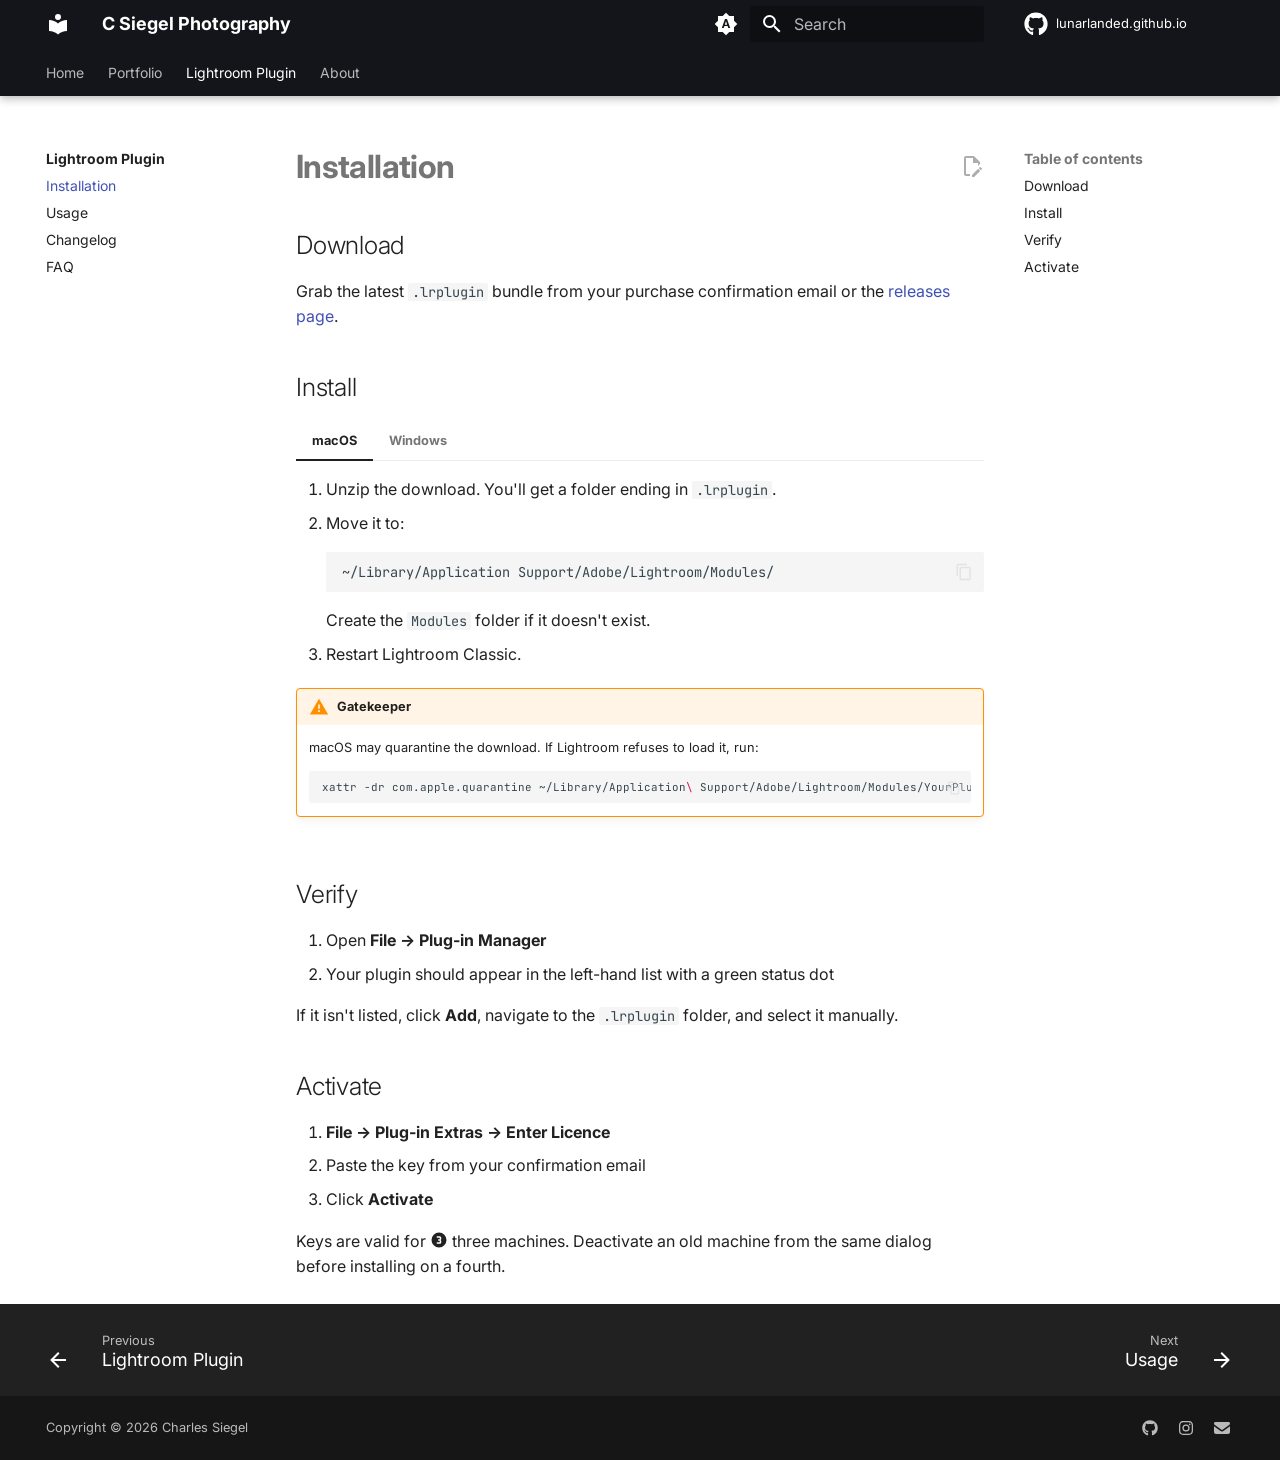
<file: plugin/installation/index.html>
<!doctype html>
<html lang="en" class="no-js">
  <head>
    
      <meta charset="utf-8">
      <meta name="viewport" content="width=device-width,initial-scale=1">
      
        <meta name="description" content="Photography, tools, and odds and ends.">
      
      
        <meta name="author" content="Charles Siegel">
      
      
        <link rel="canonical" href="https://docs.csiegel.photography/plugin/installation/">
      
      
        <link rel="prev" href="../">
      
      
        <link rel="next" href="../usage/">
      
      
        
      
      
      <link rel="icon" href="../../assets/images/favicon.png">
      <meta name="generator" content="mkdocs-1.6.1, mkdocs-material-9.7.7">
    
    
      
        <title>Installation - C Siegel Photography</title>
      
    
    
      <link rel="stylesheet" href="../../assets/stylesheets/main.ec1eaa64.min.css">
      
        
        <link rel="stylesheet" href="../../assets/stylesheets/palette.ab4e12ef.min.css">
      
      


    
    
      
    
    
      
        
        
        <link rel="preconnect" href="https://fonts.gstatic.com" crossorigin>
        <link rel="stylesheet" href="https://fonts.googleapis.com/css?family=Inter:300,300i,400,400i,700,700i%7CJetBrains+Mono:400,400i,700,700i&display=fallback">
        <style>:root{--md-text-font:"Inter";--md-code-font:"JetBrains Mono"}</style>
      
    
    
      <link rel="stylesheet" href="../../assets/stylesheets/extra.css">
    
    <script>__md_scope=new URL("../..",location),__md_hash=e=>[...e].reduce(((e,_)=>(e<<5)-e+_.charCodeAt(0)),0),__md_get=(e,_=localStorage,t=__md_scope)=>JSON.parse(_.getItem(t.pathname+"."+e)),__md_set=(e,_,t=localStorage,a=__md_scope)=>{try{t.setItem(a.pathname+"."+e,JSON.stringify(_))}catch(e){}}</script>
    
      

    
    
   <link href="../../assets/stylesheets/glightbox.min.css" rel="stylesheet"/><style>
    html.glightbox-open { overflow: initial; height: 100%; }
    .gslide-title { margin-top: 0px; user-select: text; }
    .gslide-desc { color: #666; user-select: text; }
    .gslide-image img { background: white; }
    .gscrollbar-fixer { padding-right: 15px; }
    .gdesc-inner { font-size: 0.75rem; }
    body[data-md-color-scheme="slate"] .gdesc-inner { background: var(--md-default-bg-color);}
    body[data-md-color-scheme="slate"] .gslide-title { color: var(--md-default-fg-color);}
    body[data-md-color-scheme="slate"] .gslide-desc { color: var(--md-default-fg-color);}</style> <script src="../../assets/javascripts/glightbox.min.js"></script></head>
  
  
    
    
      
    
    
    
    
    <body dir="ltr" data-md-color-scheme="default" data-md-color-primary="indigo" data-md-color-accent="indigo">
  
    
    <input class="md-toggle" data-md-toggle="drawer" type="checkbox" id="__drawer" autocomplete="off">
    <input class="md-toggle" data-md-toggle="search" type="checkbox" id="__search" autocomplete="off">
    <label class="md-overlay" for="__drawer"></label>
    <div data-md-component="skip">
      
        
        <a href="#installation" class="md-skip">
          Skip to content
        </a>
      
    </div>
    <div data-md-component="announce">
      
    </div>
    
    
      

  

<header class="md-header md-header--shadow md-header--lifted" data-md-component="header">
  <nav class="md-header__inner md-grid" aria-label="Header">
    <a href="../.." title="C Siegel Photography" class="md-header__button md-logo" aria-label="C Siegel Photography" data-md-component="logo">
      
  
  <svg xmlns="http://www.w3.org/2000/svg" viewBox="0 0 24 24"><path d="M12 8a3 3 0 0 0 3-3 3 3 0 0 0-3-3 3 3 0 0 0-3 3 3 3 0 0 0 3 3m0 3.54C9.64 9.35 6.5 8 3 8v11c3.5 0 6.64 1.35 9 3.54 2.36-2.19 5.5-3.54 9-3.54V8c-3.5 0-6.64 1.35-9 3.54"/></svg>

    </a>
    <label class="md-header__button md-icon" for="__drawer">
      
      <svg xmlns="http://www.w3.org/2000/svg" viewBox="0 0 24 24"><path d="M3 6h18v2H3zm0 5h18v2H3zm0 5h18v2H3z"/></svg>
    </label>
    <div class="md-header__title" data-md-component="header-title">
      <div class="md-header__ellipsis">
        <div class="md-header__topic">
          <span class="md-ellipsis">
            C Siegel Photography
          </span>
        </div>
        <div class="md-header__topic" data-md-component="header-topic">
          <span class="md-ellipsis">
            
              Installation
            
          </span>
        </div>
      </div>
    </div>
    
      
        <form class="md-header__option" data-md-component="palette">
  
    
    
    
    <input class="md-option" data-md-color-media="(prefers-color-scheme)" data-md-color-scheme="default" data-md-color-primary="indigo" data-md-color-accent="indigo"  aria-label="Switch to light mode"  type="radio" name="__palette" id="__palette_0">
    
      <label class="md-header__button md-icon" title="Switch to light mode" for="__palette_1" hidden>
        <svg xmlns="http://www.w3.org/2000/svg" viewBox="0 0 24 24"><path d="m14.3 16-.7-2h-3.2l-.7 2H7.8L11 7h2l3.2 9zM20 8.69V4h-4.69L12 .69 8.69 4H4v4.69L.69 12 4 15.31V20h4.69L12 23.31 15.31 20H20v-4.69L23.31 12zm-9.15 3.96h2.3L12 9z"/></svg>
      </label>
    
  
    
    
    
    <input class="md-option" data-md-color-media="(prefers-color-scheme: light)" data-md-color-scheme="default" data-md-color-primary="black" data-md-color-accent="deep-orange"  aria-label="Switch to dark mode"  type="radio" name="__palette" id="__palette_1">
    
      <label class="md-header__button md-icon" title="Switch to dark mode" for="__palette_2" hidden>
        <svg xmlns="http://www.w3.org/2000/svg" viewBox="0 0 24 24"><path d="M12 8a4 4 0 0 0-4 4 4 4 0 0 0 4 4 4 4 0 0 0 4-4 4 4 0 0 0-4-4m0 10a6 6 0 0 1-6-6 6 6 0 0 1 6-6 6 6 0 0 1 6 6 6 6 0 0 1-6 6m8-9.31V4h-4.69L12 .69 8.69 4H4v4.69L.69 12 4 15.31V20h4.69L12 23.31 15.31 20H20v-4.69L23.31 12z"/></svg>
      </label>
    
  
    
    
    
    <input class="md-option" data-md-color-media="(prefers-color-scheme: dark)" data-md-color-scheme="slate" data-md-color-primary="black" data-md-color-accent="deep-orange"  aria-label="Switch to system preference"  type="radio" name="__palette" id="__palette_2">
    
      <label class="md-header__button md-icon" title="Switch to system preference" for="__palette_0" hidden>
        <svg xmlns="http://www.w3.org/2000/svg" viewBox="0 0 24 24"><path d="M12 18c-.89 0-1.74-.2-2.5-.55C11.56 16.5 13 14.42 13 12s-1.44-4.5-3.5-5.45C10.26 6.2 11.11 6 12 6a6 6 0 0 1 6 6 6 6 0 0 1-6 6m8-9.31V4h-4.69L12 .69 8.69 4H4v4.69L.69 12 4 15.31V20h4.69L12 23.31 15.31 20H20v-4.69L23.31 12z"/></svg>
      </label>
    
  
</form>
      
    
    
      <script>var palette=__md_get("__palette");if(palette&&palette.color){if("(prefers-color-scheme)"===palette.color.media){var media=matchMedia("(prefers-color-scheme: light)"),input=document.querySelector(media.matches?"[data-md-color-media='(prefers-color-scheme: light)']":"[data-md-color-media='(prefers-color-scheme: dark)']");palette.color.media=input.getAttribute("data-md-color-media"),palette.color.scheme=input.getAttribute("data-md-color-scheme"),palette.color.primary=input.getAttribute("data-md-color-primary"),palette.color.accent=input.getAttribute("data-md-color-accent")}for(var[key,value]of Object.entries(palette.color))document.body.setAttribute("data-md-color-"+key,value)}</script>
    
    
    
      
      
        <label class="md-header__button md-icon" for="__search">
          
          <svg xmlns="http://www.w3.org/2000/svg" viewBox="0 0 24 24"><path d="M9.5 3A6.5 6.5 0 0 1 16 9.5c0 1.61-.59 3.09-1.56 4.23l.27.27h.79l5 5-1.5 1.5-5-5v-.79l-.27-.27A6.52 6.52 0 0 1 9.5 16 6.5 6.5 0 0 1 3 9.5 6.5 6.5 0 0 1 9.5 3m0 2C7 5 5 7 5 9.5S7 14 9.5 14 14 12 14 9.5 12 5 9.5 5"/></svg>
        </label>
        <div class="md-search" data-md-component="search" role="dialog">
  <label class="md-search__overlay" for="__search"></label>
  <div class="md-search__inner" role="search">
    <form class="md-search__form" name="search">
      <input type="text" class="md-search__input" name="query" aria-label="Search" placeholder="Search" autocapitalize="off" autocorrect="off" autocomplete="off" spellcheck="false" data-md-component="search-query" required>
      <label class="md-search__icon md-icon" for="__search">
        
        <svg xmlns="http://www.w3.org/2000/svg" viewBox="0 0 24 24"><path d="M9.5 3A6.5 6.5 0 0 1 16 9.5c0 1.61-.59 3.09-1.56 4.23l.27.27h.79l5 5-1.5 1.5-5-5v-.79l-.27-.27A6.52 6.52 0 0 1 9.5 16 6.5 6.5 0 0 1 3 9.5 6.5 6.5 0 0 1 9.5 3m0 2C7 5 5 7 5 9.5S7 14 9.5 14 14 12 14 9.5 12 5 9.5 5"/></svg>
        
        <svg xmlns="http://www.w3.org/2000/svg" viewBox="0 0 24 24"><path d="M20 11v2H8l5.5 5.5-1.42 1.42L4.16 12l7.92-7.92L13.5 5.5 8 11z"/></svg>
      </label>
      <nav class="md-search__options" aria-label="Search">
        
          <a href="javascript:void(0)" class="md-search__icon md-icon" title="Share" aria-label="Share" data-clipboard data-clipboard-text="" data-md-component="search-share" tabindex="-1">
            
            <svg xmlns="http://www.w3.org/2000/svg" viewBox="0 0 24 24"><path d="M18 16.08c-.76 0-1.44.3-1.96.77L8.91 12.7c.05-.23.09-.46.09-.7s-.04-.47-.09-.7l7.05-4.11c.54.5 1.25.81 2.04.81a3 3 0 0 0 3-3 3 3 0 0 0-3-3 3 3 0 0 0-3 3c0 .24.04.47.09.7L8.04 9.81C7.5 9.31 6.79 9 6 9a3 3 0 0 0-3 3 3 3 0 0 0 3 3c.79 0 1.5-.31 2.04-.81l7.12 4.15c-.05.21-.08.43-.08.66 0 1.61 1.31 2.91 2.92 2.91s2.92-1.3 2.92-2.91A2.92 2.92 0 0 0 18 16.08"/></svg>
          </a>
        
        <button type="reset" class="md-search__icon md-icon" title="Clear" aria-label="Clear" tabindex="-1">
          
          <svg xmlns="http://www.w3.org/2000/svg" viewBox="0 0 24 24"><path d="M19 6.41 17.59 5 12 10.59 6.41 5 5 6.41 10.59 12 5 17.59 6.41 19 12 13.41 17.59 19 19 17.59 13.41 12z"/></svg>
        </button>
      </nav>
      
        <div class="md-search__suggest" data-md-component="search-suggest"></div>
      
    </form>
    <div class="md-search__output">
      <div class="md-search__scrollwrap" tabindex="0" data-md-scrollfix>
        <div class="md-search-result" data-md-component="search-result">
          <div class="md-search-result__meta">
            Initializing search
          </div>
          <ol class="md-search-result__list" role="presentation"></ol>
        </div>
      </div>
    </div>
  </div>
</div>
      
    
    
      <div class="md-header__source">
        <a href="https://github.com/LunarLanded/lunarlanded.github.io" title="Go to repository" class="md-source" data-md-component="source">
  <div class="md-source__icon md-icon">
    
    <svg xmlns="http://www.w3.org/2000/svg" viewBox="0 0 512 512"><!--! Font Awesome Free 7.1.0 by @fontawesome - https://fontawesome.com License - https://fontawesome.com/license/free (Icons: CC BY 4.0, Fonts: SIL OFL 1.1, Code: MIT License) Copyright 2025 Fonticons, Inc.--><path d="M173.9 397.4c0 2-2.3 3.6-5.2 3.6-3.3.3-5.6-1.3-5.6-3.6 0-2 2.3-3.6 5.2-3.6 3-.3 5.6 1.3 5.6 3.6m-31.1-4.5c-.7 2 1.3 4.3 4.3 4.9 2.6 1 5.6 0 6.2-2s-1.3-4.3-4.3-5.2c-2.6-.7-5.5.3-6.2 2.3m44.2-1.7c-2.9.7-4.9 2.6-4.6 4.9.3 2 2.9 3.3 5.9 2.6 2.9-.7 4.9-2.6 4.6-4.6-.3-1.9-3-3.2-5.9-2.9M252.8 8C114.1 8 8 113.3 8 252c0 110.9 69.8 205.8 169.5 239.2 12.8 2.3 17.3-5.6 17.3-12.1 0-6.2-.3-40.4-.3-61.4 0 0-70 15-84.7-29.8 0 0-11.4-29.1-27.8-36.6 0 0-22.9-15.7 1.6-15.4 0 0 24.9 2 38.6 25.8 21.9 38.6 58.6 27.5 72.9 20.9 2.3-16 8.8-27.1 16-33.7-55.9-6.2-112.3-14.3-112.3-110.5 0-27.5 7.6-41.3 23.6-58.9-2.6-6.5-11.1-33.3 2.6-67.9 20.9-6.5 69 27 69 27 20-5.6 41.5-8.5 62.8-8.5s42.8 2.9 62.8 8.5c0 0 48.1-33.6 69-27 13.7 34.7 5.2 61.4 2.6 67.9 16 17.7 25.8 31.5 25.8 58.9 0 96.5-58.9 104.2-114.8 110.5 9.2 7.9 17 22.9 17 46.4 0 33.7-.3 75.4-.3 83.6 0 6.5 4.6 14.4 17.3 12.1C436.2 457.8 504 362.9 504 252 504 113.3 391.5 8 252.8 8M105.2 352.9c-1.3 1-1 3.3.7 5.2 1.6 1.6 3.9 2.3 5.2 1 1.3-1 1-3.3-.7-5.2-1.6-1.6-3.9-2.3-5.2-1m-10.8-8.1c-.7 1.3.3 2.9 2.3 3.9 1.6 1 3.6.7 4.3-.7.7-1.3-.3-2.9-2.3-3.9-2-.6-3.6-.3-4.3.7m32.4 35.6c-1.6 1.3-1 4.3 1.3 6.2 2.3 2.3 5.2 2.6 6.5 1 1.3-1.3.7-4.3-1.3-6.2-2.2-2.3-5.2-2.6-6.5-1m-11.4-14.7c-1.6 1-1.6 3.6 0 5.9s4.3 3.3 5.6 2.3c1.6-1.3 1.6-3.9 0-6.2-1.4-2.3-4-3.3-5.6-2"/></svg>
  </div>
  <div class="md-source__repository">
    lunarlanded.github.io
  </div>
</a>
      </div>
    
  </nav>
  
    
      
<nav class="md-tabs" aria-label="Tabs" data-md-component="tabs">
  <div class="md-grid">
    <ul class="md-tabs__list">
      
        
  
  
  
  
    <li class="md-tabs__item">
      <a href="../.." class="md-tabs__link">
        
  
  
    
  
  Home

      </a>
    </li>
  

      
        
  
  
  
  
    
    
      <li class="md-tabs__item">
        <a href="../../portfolio/" class="md-tabs__link">
          
  
  
    
  
  Portfolio

        </a>
      </li>
    
  

      
        
  
  
  
    
  
  
    
    
      <li class="md-tabs__item md-tabs__item--active">
        <a href="../" class="md-tabs__link">
          
  
  
    
  
  Lightroom Plugin

        </a>
      </li>
    
  

      
        
  
  
  
  
    
    
      <li class="md-tabs__item">
        <a href="../../about/" class="md-tabs__link">
          
  
  
    
  
  About

        </a>
      </li>
    
  

      
    </ul>
  </div>
</nav>
    
  
</header>
    
    <div class="md-container" data-md-component="container">
      
      
        
      
      <main class="md-main" data-md-component="main">
        <div class="md-main__inner md-grid">
          
            
              
              <div class="md-sidebar md-sidebar--primary" data-md-component="sidebar" data-md-type="navigation" >
                <div class="md-sidebar__scrollwrap">
                  <div class="md-sidebar__inner">
                    


  


<nav class="md-nav md-nav--primary md-nav--lifted" aria-label="Navigation" data-md-level="0">
  <label class="md-nav__title" for="__drawer">
    <a href="../.." title="C Siegel Photography" class="md-nav__button md-logo" aria-label="C Siegel Photography" data-md-component="logo">
      
  
  <svg xmlns="http://www.w3.org/2000/svg" viewBox="0 0 24 24"><path d="M12 8a3 3 0 0 0 3-3 3 3 0 0 0-3-3 3 3 0 0 0-3 3 3 3 0 0 0 3 3m0 3.54C9.64 9.35 6.5 8 3 8v11c3.5 0 6.64 1.35 9 3.54 2.36-2.19 5.5-3.54 9-3.54V8c-3.5 0-6.64 1.35-9 3.54"/></svg>

    </a>
    C Siegel Photography
  </label>
  
    <div class="md-nav__source">
      <a href="https://github.com/LunarLanded/lunarlanded.github.io" title="Go to repository" class="md-source" data-md-component="source">
  <div class="md-source__icon md-icon">
    
    <svg xmlns="http://www.w3.org/2000/svg" viewBox="0 0 512 512"><!--! Font Awesome Free 7.1.0 by @fontawesome - https://fontawesome.com License - https://fontawesome.com/license/free (Icons: CC BY 4.0, Fonts: SIL OFL 1.1, Code: MIT License) Copyright 2025 Fonticons, Inc.--><path d="M173.9 397.4c0 2-2.3 3.6-5.2 3.6-3.3.3-5.6-1.3-5.6-3.6 0-2 2.3-3.6 5.2-3.6 3-.3 5.6 1.3 5.6 3.6m-31.1-4.5c-.7 2 1.3 4.3 4.3 4.9 2.6 1 5.6 0 6.2-2s-1.3-4.3-4.3-5.2c-2.6-.7-5.5.3-6.2 2.3m44.2-1.7c-2.9.7-4.9 2.6-4.6 4.9.3 2 2.9 3.3 5.9 2.6 2.9-.7 4.9-2.6 4.6-4.6-.3-1.9-3-3.2-5.9-2.9M252.8 8C114.1 8 8 113.3 8 252c0 110.9 69.8 205.8 169.5 239.2 12.8 2.3 17.3-5.6 17.3-12.1 0-6.2-.3-40.4-.3-61.4 0 0-70 15-84.7-29.8 0 0-11.4-29.1-27.8-36.6 0 0-22.9-15.7 1.6-15.4 0 0 24.9 2 38.6 25.8 21.9 38.6 58.6 27.5 72.9 20.9 2.3-16 8.8-27.1 16-33.7-55.9-6.2-112.3-14.3-112.3-110.5 0-27.5 7.6-41.3 23.6-58.9-2.6-6.5-11.1-33.3 2.6-67.9 20.9-6.5 69 27 69 27 20-5.6 41.5-8.5 62.8-8.5s42.8 2.9 62.8 8.5c0 0 48.1-33.6 69-27 13.7 34.7 5.2 61.4 2.6 67.9 16 17.7 25.8 31.5 25.8 58.9 0 96.5-58.9 104.2-114.8 110.5 9.2 7.9 17 22.9 17 46.4 0 33.7-.3 75.4-.3 83.6 0 6.5 4.6 14.4 17.3 12.1C436.2 457.8 504 362.9 504 252 504 113.3 391.5 8 252.8 8M105.2 352.9c-1.3 1-1 3.3.7 5.2 1.6 1.6 3.9 2.3 5.2 1 1.3-1 1-3.3-.7-5.2-1.6-1.6-3.9-2.3-5.2-1m-10.8-8.1c-.7 1.3.3 2.9 2.3 3.9 1.6 1 3.6.7 4.3-.7.7-1.3-.3-2.9-2.3-3.9-2-.6-3.6-.3-4.3.7m32.4 35.6c-1.6 1.3-1 4.3 1.3 6.2 2.3 2.3 5.2 2.6 6.5 1 1.3-1.3.7-4.3-1.3-6.2-2.2-2.3-5.2-2.6-6.5-1m-11.4-14.7c-1.6 1-1.6 3.6 0 5.9s4.3 3.3 5.6 2.3c1.6-1.3 1.6-3.9 0-6.2-1.4-2.3-4-3.3-5.6-2"/></svg>
  </div>
  <div class="md-source__repository">
    lunarlanded.github.io
  </div>
</a>
    </div>
  
  <ul class="md-nav__list" data-md-scrollfix>
    
      
      
  
  
  
  
    <li class="md-nav__item">
      <a href="../.." class="md-nav__link">
        
  
  
  <span class="md-ellipsis">
    
  
    Home
  

    
  </span>
  
  

      </a>
    </li>
  

    
      
      
  
  
  
  
    
    
      
        
          
        
      
        
      
        
      
        
      
    
    
    
      
      
        
      
    
    
    <li class="md-nav__item md-nav__item--nested">
      
        
        
        <input class="md-nav__toggle md-toggle " type="checkbox" id="__nav_2" >
        
          
          <div class="md-nav__link md-nav__container">
            <a href="../../portfolio/" class="md-nav__link ">
              
  
  
  <span class="md-ellipsis">
    
  
    Portfolio
  

    
  </span>
  
  

            </a>
            
              
              <label class="md-nav__link " for="__nav_2" id="__nav_2_label" tabindex="0">
                <span class="md-nav__icon md-icon"></span>
              </label>
            
          </div>
        
        <nav class="md-nav" data-md-level="1" aria-labelledby="__nav_2_label" aria-expanded="false">
          <label class="md-nav__title" for="__nav_2">
            <span class="md-nav__icon md-icon"></span>
            
  
    Portfolio
  

          </label>
          <ul class="md-nav__list" data-md-scrollfix>
            
              
            
              
                
  
  
  
  
    <li class="md-nav__item">
      <a href="../../portfolio/landscapes/" class="md-nav__link">
        
  
  
  <span class="md-ellipsis">
    
  
    Landscapes
  

    
  </span>
  
  

      </a>
    </li>
  

              
            
              
                
  
  
  
  
    <li class="md-nav__item">
      <a href="../../portfolio/portraits/" class="md-nav__link">
        
  
  
  <span class="md-ellipsis">
    
  
    Portraits
  

    
  </span>
  
  

      </a>
    </li>
  

              
            
              
                
  
  
  
  
    <li class="md-nav__item">
      <a href="../../portfolio/postcards/" class="md-nav__link">
        
  
  
  <span class="md-ellipsis">
    
  
    Postcards
  

    
  </span>
  
  

      </a>
    </li>
  

              
            
          </ul>
        </nav>
      
    </li>
  

    
      
      
  
  
    
  
  
  
    
    
      
        
          
        
      
        
      
        
      
        
      
        
      
    
    
    
      
        
        
      
      
        
      
    
    
    <li class="md-nav__item md-nav__item--active md-nav__item--section md-nav__item--nested">
      
        
        
        <input class="md-nav__toggle md-toggle " type="checkbox" id="__nav_3" checked>
        
          
          <div class="md-nav__link md-nav__container">
            <a href="../" class="md-nav__link ">
              
  
  
  <span class="md-ellipsis">
    
  
    Lightroom Plugin
  

    
  </span>
  
  

            </a>
            
              
              <label class="md-nav__link " for="__nav_3" id="__nav_3_label" tabindex="">
                <span class="md-nav__icon md-icon"></span>
              </label>
            
          </div>
        
        <nav class="md-nav" data-md-level="1" aria-labelledby="__nav_3_label" aria-expanded="true">
          <label class="md-nav__title" for="__nav_3">
            <span class="md-nav__icon md-icon"></span>
            
  
    Lightroom Plugin
  

          </label>
          <ul class="md-nav__list" data-md-scrollfix>
            
              
            
              
                
  
  
    
  
  
  
    <li class="md-nav__item md-nav__item--active">
      
      <input class="md-nav__toggle md-toggle" type="checkbox" id="__toc">
      
      
        
      
      
        <label class="md-nav__link md-nav__link--active" for="__toc">
          
  
  
  <span class="md-ellipsis">
    
  
    Installation
  

    
  </span>
  
  

          <span class="md-nav__icon md-icon"></span>
        </label>
      
      <a href="./" class="md-nav__link md-nav__link--active">
        
  
  
  <span class="md-ellipsis">
    
  
    Installation
  

    
  </span>
  
  

      </a>
      
        

<nav class="md-nav md-nav--secondary" aria-label="Table of contents">
  
  
  
    
  
  
    <label class="md-nav__title" for="__toc">
      <span class="md-nav__icon md-icon"></span>
      Table of contents
    </label>
    <ul class="md-nav__list" data-md-component="toc" data-md-scrollfix>
      
        <li class="md-nav__item">
  <a href="#download" class="md-nav__link">
    <span class="md-ellipsis">
      
        Download
      
    </span>
  </a>
  
</li>
      
        <li class="md-nav__item">
  <a href="#install" class="md-nav__link">
    <span class="md-ellipsis">
      
        Install
      
    </span>
  </a>
  
</li>
      
        <li class="md-nav__item">
  <a href="#verify" class="md-nav__link">
    <span class="md-ellipsis">
      
        Verify
      
    </span>
  </a>
  
</li>
      
        <li class="md-nav__item">
  <a href="#activate" class="md-nav__link">
    <span class="md-ellipsis">
      
        Activate
      
    </span>
  </a>
  
</li>
      
    </ul>
  
</nav>
      
    </li>
  

              
            
              
                
  
  
  
  
    <li class="md-nav__item">
      <a href="../usage/" class="md-nav__link">
        
  
  
  <span class="md-ellipsis">
    
  
    Usage
  

    
  </span>
  
  

      </a>
    </li>
  

              
            
              
                
  
  
  
  
    <li class="md-nav__item">
      <a href="../changelog/" class="md-nav__link">
        
  
  
  <span class="md-ellipsis">
    
  
    Changelog
  

    
  </span>
  
  

      </a>
    </li>
  

              
            
              
                
  
  
  
  
    <li class="md-nav__item">
      <a href="../faq/" class="md-nav__link">
        
  
  
  <span class="md-ellipsis">
    
  
    FAQ
  

    
  </span>
  
  

      </a>
    </li>
  

              
            
          </ul>
        </nav>
      
    </li>
  

    
      
      
  
  
  
  
    
    
      
        
          
        
      
        
      
        
      
    
    
    
      
      
        
      
    
    
    <li class="md-nav__item md-nav__item--nested">
      
        
        
        <input class="md-nav__toggle md-toggle " type="checkbox" id="__nav_4" >
        
          
          <div class="md-nav__link md-nav__container">
            <a href="../../about/" class="md-nav__link ">
              
  
  
  <span class="md-ellipsis">
    
  
    About
  

    
  </span>
  
  

            </a>
            
              
              <label class="md-nav__link " for="__nav_4" id="__nav_4_label" tabindex="0">
                <span class="md-nav__icon md-icon"></span>
              </label>
            
          </div>
        
        <nav class="md-nav" data-md-level="1" aria-labelledby="__nav_4_label" aria-expanded="false">
          <label class="md-nav__title" for="__nav_4">
            <span class="md-nav__icon md-icon"></span>
            
  
    About
  

          </label>
          <ul class="md-nav__list" data-md-scrollfix>
            
              
            
              
                
  
  
  
  
    <li class="md-nav__item">
      <a href="../../about/contact/" class="md-nav__link">
        
  
  
  <span class="md-ellipsis">
    
  
    Contact
  

    
  </span>
  
  

      </a>
    </li>
  

              
            
              
                
  
  
  
  
    <li class="md-nav__item">
      <a href="../../about/licensing/" class="md-nav__link">
        
  
  
  <span class="md-ellipsis">
    
  
    Licensing
  

    
  </span>
  
  

      </a>
    </li>
  

              
            
          </ul>
        </nav>
      
    </li>
  

    
  </ul>
</nav>
                  </div>
                </div>
              </div>
            
            
              
              <div class="md-sidebar md-sidebar--secondary" data-md-component="sidebar" data-md-type="toc" >
                <div class="md-sidebar__scrollwrap">
                  <div class="md-sidebar__inner">
                    

<nav class="md-nav md-nav--secondary" aria-label="Table of contents">
  
  
  
    
  
  
    <label class="md-nav__title" for="__toc">
      <span class="md-nav__icon md-icon"></span>
      Table of contents
    </label>
    <ul class="md-nav__list" data-md-component="toc" data-md-scrollfix>
      
        <li class="md-nav__item">
  <a href="#download" class="md-nav__link">
    <span class="md-ellipsis">
      
        Download
      
    </span>
  </a>
  
</li>
      
        <li class="md-nav__item">
  <a href="#install" class="md-nav__link">
    <span class="md-ellipsis">
      
        Install
      
    </span>
  </a>
  
</li>
      
        <li class="md-nav__item">
  <a href="#verify" class="md-nav__link">
    <span class="md-ellipsis">
      
        Verify
      
    </span>
  </a>
  
</li>
      
        <li class="md-nav__item">
  <a href="#activate" class="md-nav__link">
    <span class="md-ellipsis">
      
        Activate
      
    </span>
  </a>
  
</li>
      
    </ul>
  
</nav>
                  </div>
                </div>
              </div>
            
          
          
            <div class="md-content" data-md-component="content">
              
              <article class="md-content__inner md-typeset">
                
                  


  
    <a href="https://github.com/LunarLanded/lunarlanded.github.io/edit/main/docs/plugin/installation.md" title="Edit this page" class="md-content__button md-icon" rel="edit">
      
      <svg xmlns="http://www.w3.org/2000/svg" viewBox="0 0 24 24"><path d="M10 20H6V4h7v5h5v3.1l2-2V8l-6-6H6c-1.1 0-2 .9-2 2v16c0 1.1.9 2 2 2h4zm10.2-7c.1 0 .3.1.4.2l1.3 1.3c.2.2.2.6 0 .8l-1 1-2.1-2.1 1-1c.1-.1.2-.2.4-.2m0 3.9L14.1 23H12v-2.1l6.1-6.1z"/></svg>
    </a>
  
  


<h1 id="installation">Installation<a class="headerlink" href="#installation" title="Anchor link to this section">&para;</a></h1>
<h2 id="download">Download<a class="headerlink" href="#download" title="Anchor link to this section">&para;</a></h2>
<p>Grab the latest <code>.lrplugin</code> bundle from your purchase confirmation email or the
<a href="https://github.com/LunarLanded/lunarlanded.github.io/releases">releases page</a>.</p>
<h2 id="install">Install<a class="headerlink" href="#install" title="Anchor link to this section">&para;</a></h2>
<div class="tabbed-set tabbed-alternate" data-tabs="1:2"><input checked="checked" id="macos" name="__tabbed_1" type="radio" /><input id="windows" name="__tabbed_1" type="radio" /><div class="tabbed-labels"><label for="macos">macOS</label><label for="windows">Windows</label></div>
<div class="tabbed-content">
<div class="tabbed-block">
<ol>
<li>Unzip the download. You'll get a folder ending in <code>.lrplugin</code>.</li>
<li>Move it to:
   <div class="language-text highlight"><pre><span></span><code><span id="__span-0-1"><a id="__codelineno-0-1" name="__codelineno-0-1" href="#__codelineno-0-1"></a>~/Library/Application Support/Adobe/Lightroom/Modules/
</span></code></pre></div>
   Create the <code>Modules</code> folder if it doesn't exist.</li>
<li>Restart Lightroom Classic.</li>
</ol>
<div class="admonition warning">
<p class="admonition-title">Gatekeeper</p>
<p>macOS may quarantine the download. If Lightroom refuses to load it, run:</p>
<div class="language-bash highlight"><pre><span></span><code><span id="__span-1-1"><a id="__codelineno-1-1" name="__codelineno-1-1" href="#__codelineno-1-1"></a>xattr<span class="w"> </span>-dr<span class="w"> </span>com.apple.quarantine<span class="w"> </span>~/Library/Application<span class="se">\ </span>Support/Adobe/Lightroom/Modules/YourPlugin.lrplugin
</span></code></pre></div>
</div>
</div>
<div class="tabbed-block">
<ol>
<li>Unzip the download.</li>
<li>Move the <code>.lrplugin</code> folder to:
   <div class="language-text highlight"><pre><span></span><code><span id="__span-2-1"><a id="__codelineno-2-1" name="__codelineno-2-1" href="#__codelineno-2-1"></a>%APPDATA%\Adobe\Lightroom\Modules\
</span></code></pre></div></li>
<li>Restart Lightroom Classic.</li>
</ol>
</div>
</div>
</div>
<h2 id="verify">Verify<a class="headerlink" href="#verify" title="Anchor link to this section">&para;</a></h2>
<ol>
<li>Open <strong>File → Plug-in Manager</strong></li>
<li>Your plugin should appear in the left-hand list with a green status dot</li>
</ol>
<p>If it isn't listed, click <strong>Add</strong>, navigate to the <code>.lrplugin</code> folder, and
select it manually.</p>
<h2 id="activate">Activate<a class="headerlink" href="#activate" title="Anchor link to this section">&para;</a></h2>
<ol>
<li><strong>File → Plug-in Extras → Enter Licence</strong></li>
<li>Paste the key from your confirmation email</li>
<li>Click <strong>Activate</strong></li>
</ol>
<p>Keys are valid for <span class="twemoji"><svg xmlns="http://www.w3.org/2000/svg" viewBox="0 0 24 24"><path d="M15 15v-1.5a1.5 1.5 0 0 0-1.5-1.5 1.5 1.5 0 0 0 1.5-1.5V9a2 2 0 0 0-2-2H9v2h4v2h-2v2h2v2H9v2h4a2 2 0 0 0 2-2M12 2a10 10 0 0 1 10 10 10 10 0 0 1-10 10A10 10 0 0 1 2 12 10 10 0 0 1 12 2"/></svg></span> three machines. Deactivate an
old machine from the same dialog before installing on a fourth.</p>












                
              </article>
            </div>
          
          
  <script>var tabs=__md_get("__tabs");if(Array.isArray(tabs))e:for(var set of document.querySelectorAll(".tabbed-set")){var labels=set.querySelector(".tabbed-labels");for(var tab of tabs)for(var label of labels.getElementsByTagName("label"))if(label.innerText.trim()===tab){var input=document.getElementById(label.htmlFor);input.checked=!0;continue e}}</script>

<script>var target=document.getElementById(location.hash.slice(1));target&&target.name&&(target.checked=target.name.startsWith("__tabbed_"))</script>
        </div>
        
          <button type="button" class="md-top md-icon" data-md-component="top" hidden>
  
  <svg xmlns="http://www.w3.org/2000/svg" viewBox="0 0 24 24"><path d="M13 20h-2V8l-5.5 5.5-1.42-1.42L12 4.16l7.92 7.92-1.42 1.42L13 8z"/></svg>
  Back to top
</button>
        
      </main>
      
        <footer class="md-footer">
  
    
      
      <nav class="md-footer__inner md-grid" aria-label="Footer" >
        
          
          <a href="../" class="md-footer__link md-footer__link--prev" aria-label="Previous: Lightroom Plugin">
            <div class="md-footer__button md-icon">
              
              <svg xmlns="http://www.w3.org/2000/svg" viewBox="0 0 24 24"><path d="M20 11v2H8l5.5 5.5-1.42 1.42L4.16 12l7.92-7.92L13.5 5.5 8 11z"/></svg>
            </div>
            <div class="md-footer__title">
              <span class="md-footer__direction">
                Previous
              </span>
              <div class="md-ellipsis">
                Lightroom Plugin
              </div>
            </div>
          </a>
        
        
          
          <a href="../usage/" class="md-footer__link md-footer__link--next" aria-label="Next: Usage">
            <div class="md-footer__title">
              <span class="md-footer__direction">
                Next
              </span>
              <div class="md-ellipsis">
                Usage
              </div>
            </div>
            <div class="md-footer__button md-icon">
              
              <svg xmlns="http://www.w3.org/2000/svg" viewBox="0 0 24 24"><path d="M4 11v2h12l-5.5 5.5 1.42 1.42L19.84 12l-7.92-7.92L10.5 5.5 16 11z"/></svg>
            </div>
          </a>
        
      </nav>
    
  
  <div class="md-footer-meta md-typeset">
    <div class="md-footer-meta__inner md-grid">
      <div class="md-copyright">
  
    <div class="md-copyright__highlight">
      Copyright &copy; 2026 Charles Siegel
    </div>
  
  
</div>
      
        
<div class="md-social">
  
    
    
    
    
      
      
    
    <a href="https://github.com/LunarLanded" target="_blank" rel="noopener" title="github.com" class="md-social__link">
      <svg xmlns="http://www.w3.org/2000/svg" viewBox="0 0 512 512"><!--! Font Awesome Free 7.1.0 by @fontawesome - https://fontawesome.com License - https://fontawesome.com/license/free (Icons: CC BY 4.0, Fonts: SIL OFL 1.1, Code: MIT License) Copyright 2025 Fonticons, Inc.--><path d="M173.9 397.4c0 2-2.3 3.6-5.2 3.6-3.3.3-5.6-1.3-5.6-3.6 0-2 2.3-3.6 5.2-3.6 3-.3 5.6 1.3 5.6 3.6m-31.1-4.5c-.7 2 1.3 4.3 4.3 4.9 2.6 1 5.6 0 6.2-2s-1.3-4.3-4.3-5.2c-2.6-.7-5.5.3-6.2 2.3m44.2-1.7c-2.9.7-4.9 2.6-4.6 4.9.3 2 2.9 3.3 5.9 2.6 2.9-.7 4.9-2.6 4.6-4.6-.3-1.9-3-3.2-5.9-2.9M252.8 8C114.1 8 8 113.3 8 252c0 110.9 69.8 205.8 169.5 239.2 12.8 2.3 17.3-5.6 17.3-12.1 0-6.2-.3-40.4-.3-61.4 0 0-70 15-84.7-29.8 0 0-11.4-29.1-27.8-36.6 0 0-22.9-15.7 1.6-15.4 0 0 24.9 2 38.6 25.8 21.9 38.6 58.6 27.5 72.9 20.9 2.3-16 8.8-27.1 16-33.7-55.9-6.2-112.3-14.3-112.3-110.5 0-27.5 7.6-41.3 23.6-58.9-2.6-6.5-11.1-33.3 2.6-67.9 20.9-6.5 69 27 69 27 20-5.6 41.5-8.5 62.8-8.5s42.8 2.9 62.8 8.5c0 0 48.1-33.6 69-27 13.7 34.7 5.2 61.4 2.6 67.9 16 17.7 25.8 31.5 25.8 58.9 0 96.5-58.9 104.2-114.8 110.5 9.2 7.9 17 22.9 17 46.4 0 33.7-.3 75.4-.3 83.6 0 6.5 4.6 14.4 17.3 12.1C436.2 457.8 504 362.9 504 252 504 113.3 391.5 8 252.8 8M105.2 352.9c-1.3 1-1 3.3.7 5.2 1.6 1.6 3.9 2.3 5.2 1 1.3-1 1-3.3-.7-5.2-1.6-1.6-3.9-2.3-5.2-1m-10.8-8.1c-.7 1.3.3 2.9 2.3 3.9 1.6 1 3.6.7 4.3-.7.7-1.3-.3-2.9-2.3-3.9-2-.6-3.6-.3-4.3.7m32.4 35.6c-1.6 1.3-1 4.3 1.3 6.2 2.3 2.3 5.2 2.6 6.5 1 1.3-1.3.7-4.3-1.3-6.2-2.2-2.3-5.2-2.6-6.5-1m-11.4-14.7c-1.6 1-1.6 3.6 0 5.9s4.3 3.3 5.6 2.3c1.6-1.3 1.6-3.9 0-6.2-1.4-2.3-4-3.3-5.6-2"/></svg>
    </a>
  
    
    
    
    
      
      
    
    <a href="https://instagram.com/fododoto" target="_blank" rel="noopener" title="instagram.com" class="md-social__link">
      <svg xmlns="http://www.w3.org/2000/svg" viewBox="0 0 448 512"><!--! Font Awesome Free 7.1.0 by @fontawesome - https://fontawesome.com License - https://fontawesome.com/license/free (Icons: CC BY 4.0, Fonts: SIL OFL 1.1, Code: MIT License) Copyright 2025 Fonticons, Inc.--><path d="M224.3 141a115 115 0 1 0-.6 230 115 115 0 1 0 .6-230m-.6 40.4a74.6 74.6 0 1 1 .6 149.2 74.6 74.6 0 1 1-.6-149.2m93.4-45.1a26.8 26.8 0 1 1 53.6 0 26.8 26.8 0 1 1-53.6 0m129.7 27.2c-1.7-35.9-9.9-67.7-36.2-93.9-26.2-26.2-58-34.4-93.9-36.2-37-2.1-147.9-2.1-184.9 0-35.8 1.7-67.6 9.9-93.9 36.1s-34.4 58-36.2 93.9c-2.1 37-2.1 147.9 0 184.9 1.7 35.9 9.9 67.7 36.2 93.9s58 34.4 93.9 36.2c37 2.1 147.9 2.1 184.9 0 35.9-1.7 67.7-9.9 93.9-36.2 26.2-26.2 34.4-58 36.2-93.9 2.1-37 2.1-147.8 0-184.8M399 388c-7.8 19.6-22.9 34.7-42.6 42.6-29.5 11.7-99.5 9-132.1 9s-102.7 2.6-132.1-9c-19.6-7.8-34.7-22.9-42.6-42.6-11.7-29.5-9-99.5-9-132.1s-2.6-102.7 9-132.1c7.8-19.6 22.9-34.7 42.6-42.6 29.5-11.7 99.5-9 132.1-9s102.7-2.6 132.1 9c19.6 7.8 34.7 22.9 42.6 42.6 11.7 29.5 9 99.5 9 132.1s2.7 102.7-9 132.1"/></svg>
    </a>
  
    
    
    
    
    <a href="mailto:hello@csiegel.photography" target="_blank" rel="noopener" title="" class="md-social__link">
      <svg xmlns="http://www.w3.org/2000/svg" viewBox="0 0 512 512"><!--! Font Awesome Free 7.1.0 by @fontawesome - https://fontawesome.com License - https://fontawesome.com/license/free (Icons: CC BY 4.0, Fonts: SIL OFL 1.1, Code: MIT License) Copyright 2025 Fonticons, Inc.--><path d="M48 64C21.5 64 0 85.5 0 112c0 15.1 7.1 29.3 19.2 38.4l208 156a48 48 0 0 0 57.6 0l208-156c12.1-9.1 19.2-23.3 19.2-38.4 0-26.5-21.5-48-48-48zM0 196v188c0 35.3 28.7 64 64 64h384c35.3 0 64-28.7 64-64V196L313.6 344.8c-34.1 25.6-81.1 25.6-115.2 0z"/></svg>
    </a>
  
</div>
      
    </div>
  </div>
</footer>
      
    </div>
    <div class="md-dialog" data-md-component="dialog">
      <div class="md-dialog__inner md-typeset"></div>
    </div>
    
      <div class="md-progress" data-md-component="progress" role="progressbar"></div>
    
    
    
      
      
      <script id="__config" type="application/json">{"annotate": null, "base": "../..", "features": ["navigation.instant", "navigation.instant.progress", "navigation.tracking", "navigation.tabs", "navigation.tabs.sticky", "navigation.sections", "navigation.indexes", "navigation.top", "navigation.footer", "toc.follow", "search.suggest", "search.highlight", "search.share", "content.code.copy", "content.code.annotate", "content.tabs.link", "content.action.edit", "content.tooltips"], "search": "../../assets/javascripts/workers/search.2c215733.min.js", "tags": null, "translations": {"clipboard.copied": "Copied to clipboard", "clipboard.copy": "Copy to clipboard", "search.result.more.one": "1 more on this page", "search.result.more.other": "# more on this page", "search.result.none": "No matching documents", "search.result.one": "1 matching document", "search.result.other": "# matching documents", "search.result.placeholder": "Type to start searching", "search.result.term.missing": "Missing", "select.version": "Select version"}, "version": null}</script>
    
    
      <script src="../../assets/javascripts/bundle.d7400e89.min.js"></script>
      
    
  <script id="init-glightbox">const lightbox = GLightbox({"touchNavigation": true, "loop": false, "zoomable": true, "draggable": true, "openEffect": "zoom", "closeEffect": "zoom", "slideEffect": "slide"});
document$.subscribe(() => { lightbox.reload() });
</script></body>
</html>
</file>
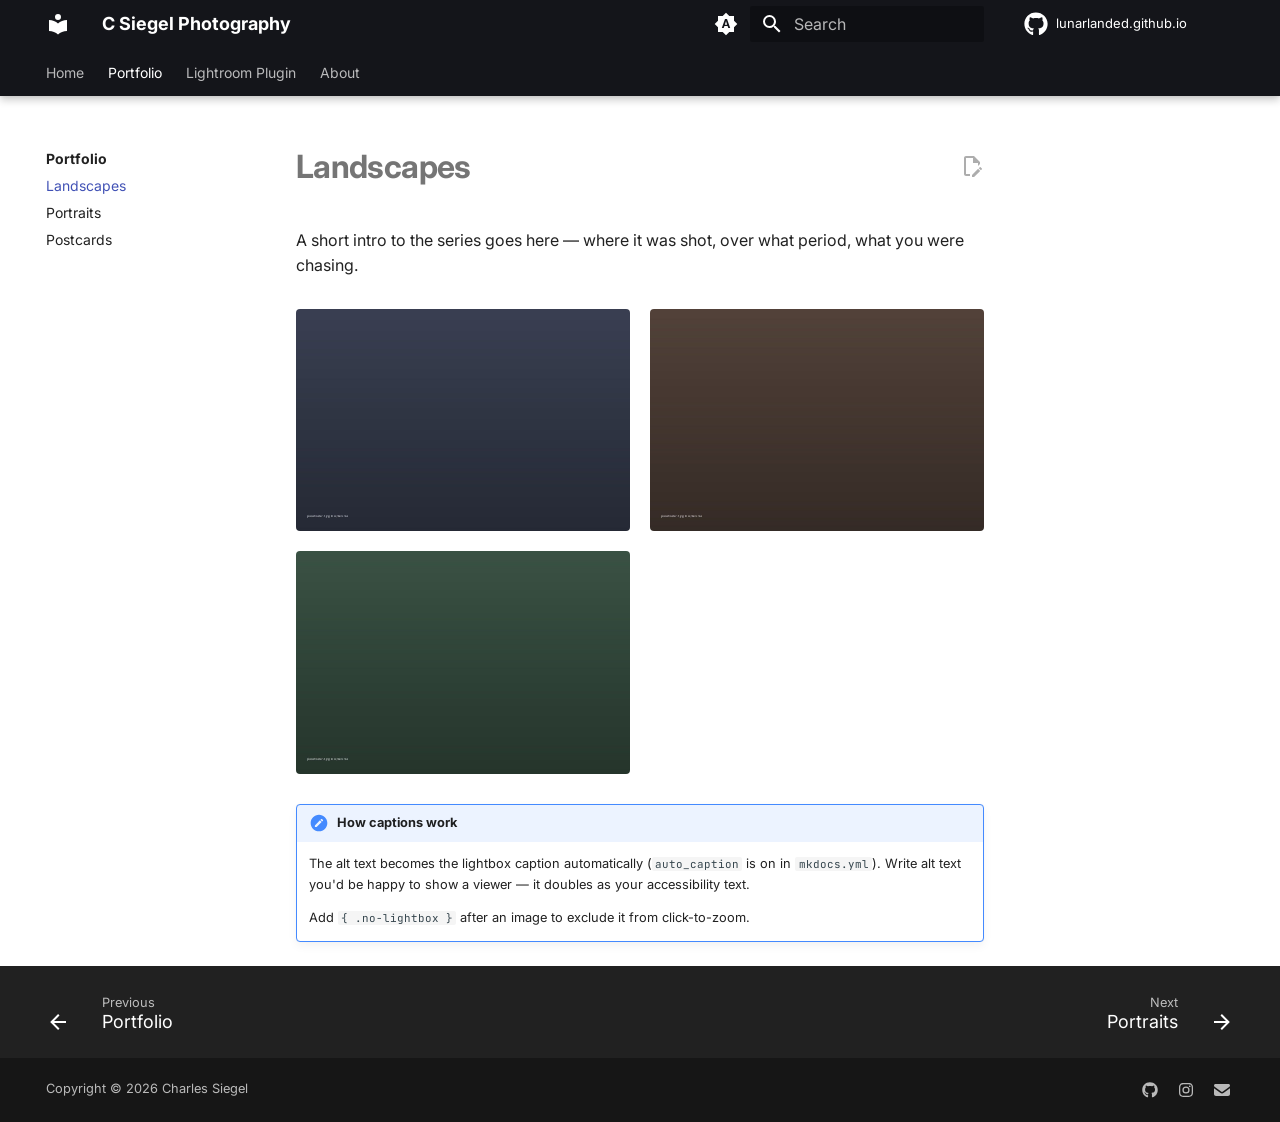
<file: portfolio/landscapes/index.html>
<!doctype html>
<html lang="en" class="no-js">
  <head>
    
      <meta charset="utf-8">
      <meta name="viewport" content="width=device-width,initial-scale=1">
      
        <meta name="description" content="Photography, tools, and odds and ends.">
      
      
        <meta name="author" content="Charles Siegel">
      
      
        <link rel="canonical" href="https://docs.csiegel.photography/portfolio/landscapes/">
      
      
        <link rel="prev" href="../">
      
      
        <link rel="next" href="../portraits/">
      
      
        
      
      
      <link rel="icon" href="../../assets/images/favicon.png">
      <meta name="generator" content="mkdocs-1.6.1, mkdocs-material-9.7.7">
    
    
      
        <title>Landscapes - C Siegel Photography</title>
      
    
    
      <link rel="stylesheet" href="../../assets/stylesheets/main.ec1eaa64.min.css">
      
        
        <link rel="stylesheet" href="../../assets/stylesheets/palette.ab4e12ef.min.css">
      
      


    
    
      
    
    
      
        
        
        <link rel="preconnect" href="https://fonts.gstatic.com" crossorigin>
        <link rel="stylesheet" href="https://fonts.googleapis.com/css?family=Inter:300,300i,400,400i,700,700i%7CJetBrains+Mono:400,400i,700,700i&display=fallback">
        <style>:root{--md-text-font:"Inter";--md-code-font:"JetBrains Mono"}</style>
      
    
    
      <link rel="stylesheet" href="../../assets/stylesheets/extra.css">
    
    <script>__md_scope=new URL("../..",location),__md_hash=e=>[...e].reduce(((e,_)=>(e<<5)-e+_.charCodeAt(0)),0),__md_get=(e,_=localStorage,t=__md_scope)=>JSON.parse(_.getItem(t.pathname+"."+e)),__md_set=(e,_,t=localStorage,a=__md_scope)=>{try{t.setItem(a.pathname+"."+e,JSON.stringify(_))}catch(e){}}</script>
    
      

    
    
   <link href="../../assets/stylesheets/glightbox.min.css" rel="stylesheet"/><style>
    html.glightbox-open { overflow: initial; height: 100%; }
    .gslide-title { margin-top: 0px; user-select: text; }
    .gslide-desc { color: #666; user-select: text; }
    .gslide-image img { background: white; }
    .gscrollbar-fixer { padding-right: 15px; }
    .gdesc-inner { font-size: 0.75rem; }
    body[data-md-color-scheme="slate"] .gdesc-inner { background: var(--md-default-bg-color);}
    body[data-md-color-scheme="slate"] .gslide-title { color: var(--md-default-fg-color);}
    body[data-md-color-scheme="slate"] .gslide-desc { color: var(--md-default-fg-color);}</style> <script src="../../assets/javascripts/glightbox.min.js"></script></head>
  
  
    
    
      
    
    
    
    
    <body dir="ltr" data-md-color-scheme="default" data-md-color-primary="indigo" data-md-color-accent="indigo">
  
    
    <input class="md-toggle" data-md-toggle="drawer" type="checkbox" id="__drawer" autocomplete="off">
    <input class="md-toggle" data-md-toggle="search" type="checkbox" id="__search" autocomplete="off">
    <label class="md-overlay" for="__drawer"></label>
    <div data-md-component="skip">
      
        
        <a href="#landscapes" class="md-skip">
          Skip to content
        </a>
      
    </div>
    <div data-md-component="announce">
      
    </div>
    
    
      

  

<header class="md-header md-header--shadow md-header--lifted" data-md-component="header">
  <nav class="md-header__inner md-grid" aria-label="Header">
    <a href="../.." title="C Siegel Photography" class="md-header__button md-logo" aria-label="C Siegel Photography" data-md-component="logo">
      
  
  <svg xmlns="http://www.w3.org/2000/svg" viewBox="0 0 24 24"><path d="M12 8a3 3 0 0 0 3-3 3 3 0 0 0-3-3 3 3 0 0 0-3 3 3 3 0 0 0 3 3m0 3.54C9.64 9.35 6.5 8 3 8v11c3.5 0 6.64 1.35 9 3.54 2.36-2.19 5.5-3.54 9-3.54V8c-3.5 0-6.64 1.35-9 3.54"/></svg>

    </a>
    <label class="md-header__button md-icon" for="__drawer">
      
      <svg xmlns="http://www.w3.org/2000/svg" viewBox="0 0 24 24"><path d="M3 6h18v2H3zm0 5h18v2H3zm0 5h18v2H3z"/></svg>
    </label>
    <div class="md-header__title" data-md-component="header-title">
      <div class="md-header__ellipsis">
        <div class="md-header__topic">
          <span class="md-ellipsis">
            C Siegel Photography
          </span>
        </div>
        <div class="md-header__topic" data-md-component="header-topic">
          <span class="md-ellipsis">
            
              Landscapes
            
          </span>
        </div>
      </div>
    </div>
    
      
        <form class="md-header__option" data-md-component="palette">
  
    
    
    
    <input class="md-option" data-md-color-media="(prefers-color-scheme)" data-md-color-scheme="default" data-md-color-primary="indigo" data-md-color-accent="indigo"  aria-label="Switch to light mode"  type="radio" name="__palette" id="__palette_0">
    
      <label class="md-header__button md-icon" title="Switch to light mode" for="__palette_1" hidden>
        <svg xmlns="http://www.w3.org/2000/svg" viewBox="0 0 24 24"><path d="m14.3 16-.7-2h-3.2l-.7 2H7.8L11 7h2l3.2 9zM20 8.69V4h-4.69L12 .69 8.69 4H4v4.69L.69 12 4 15.31V20h4.69L12 23.31 15.31 20H20v-4.69L23.31 12zm-9.15 3.96h2.3L12 9z"/></svg>
      </label>
    
  
    
    
    
    <input class="md-option" data-md-color-media="(prefers-color-scheme: light)" data-md-color-scheme="default" data-md-color-primary="black" data-md-color-accent="deep-orange"  aria-label="Switch to dark mode"  type="radio" name="__palette" id="__palette_1">
    
      <label class="md-header__button md-icon" title="Switch to dark mode" for="__palette_2" hidden>
        <svg xmlns="http://www.w3.org/2000/svg" viewBox="0 0 24 24"><path d="M12 8a4 4 0 0 0-4 4 4 4 0 0 0 4 4 4 4 0 0 0 4-4 4 4 0 0 0-4-4m0 10a6 6 0 0 1-6-6 6 6 0 0 1 6-6 6 6 0 0 1 6 6 6 6 0 0 1-6 6m8-9.31V4h-4.69L12 .69 8.69 4H4v4.69L.69 12 4 15.31V20h4.69L12 23.31 15.31 20H20v-4.69L23.31 12z"/></svg>
      </label>
    
  
    
    
    
    <input class="md-option" data-md-color-media="(prefers-color-scheme: dark)" data-md-color-scheme="slate" data-md-color-primary="black" data-md-color-accent="deep-orange"  aria-label="Switch to system preference"  type="radio" name="__palette" id="__palette_2">
    
      <label class="md-header__button md-icon" title="Switch to system preference" for="__palette_0" hidden>
        <svg xmlns="http://www.w3.org/2000/svg" viewBox="0 0 24 24"><path d="M12 18c-.89 0-1.74-.2-2.5-.55C11.56 16.5 13 14.42 13 12s-1.44-4.5-3.5-5.45C10.26 6.2 11.11 6 12 6a6 6 0 0 1 6 6 6 6 0 0 1-6 6m8-9.31V4h-4.69L12 .69 8.69 4H4v4.69L.69 12 4 15.31V20h4.69L12 23.31 15.31 20H20v-4.69L23.31 12z"/></svg>
      </label>
    
  
</form>
      
    
    
      <script>var palette=__md_get("__palette");if(palette&&palette.color){if("(prefers-color-scheme)"===palette.color.media){var media=matchMedia("(prefers-color-scheme: light)"),input=document.querySelector(media.matches?"[data-md-color-media='(prefers-color-scheme: light)']":"[data-md-color-media='(prefers-color-scheme: dark)']");palette.color.media=input.getAttribute("data-md-color-media"),palette.color.scheme=input.getAttribute("data-md-color-scheme"),palette.color.primary=input.getAttribute("data-md-color-primary"),palette.color.accent=input.getAttribute("data-md-color-accent")}for(var[key,value]of Object.entries(palette.color))document.body.setAttribute("data-md-color-"+key,value)}</script>
    
    
    
      
      
        <label class="md-header__button md-icon" for="__search">
          
          <svg xmlns="http://www.w3.org/2000/svg" viewBox="0 0 24 24"><path d="M9.5 3A6.5 6.5 0 0 1 16 9.5c0 1.61-.59 3.09-1.56 4.23l.27.27h.79l5 5-1.5 1.5-5-5v-.79l-.27-.27A6.52 6.52 0 0 1 9.5 16 6.5 6.5 0 0 1 3 9.5 6.5 6.5 0 0 1 9.5 3m0 2C7 5 5 7 5 9.5S7 14 9.5 14 14 12 14 9.5 12 5 9.5 5"/></svg>
        </label>
        <div class="md-search" data-md-component="search" role="dialog">
  <label class="md-search__overlay" for="__search"></label>
  <div class="md-search__inner" role="search">
    <form class="md-search__form" name="search">
      <input type="text" class="md-search__input" name="query" aria-label="Search" placeholder="Search" autocapitalize="off" autocorrect="off" autocomplete="off" spellcheck="false" data-md-component="search-query" required>
      <label class="md-search__icon md-icon" for="__search">
        
        <svg xmlns="http://www.w3.org/2000/svg" viewBox="0 0 24 24"><path d="M9.5 3A6.5 6.5 0 0 1 16 9.5c0 1.61-.59 3.09-1.56 4.23l.27.27h.79l5 5-1.5 1.5-5-5v-.79l-.27-.27A6.52 6.52 0 0 1 9.5 16 6.5 6.5 0 0 1 3 9.5 6.5 6.5 0 0 1 9.5 3m0 2C7 5 5 7 5 9.5S7 14 9.5 14 14 12 14 9.5 12 5 9.5 5"/></svg>
        
        <svg xmlns="http://www.w3.org/2000/svg" viewBox="0 0 24 24"><path d="M20 11v2H8l5.5 5.5-1.42 1.42L4.16 12l7.92-7.92L13.5 5.5 8 11z"/></svg>
      </label>
      <nav class="md-search__options" aria-label="Search">
        
          <a href="javascript:void(0)" class="md-search__icon md-icon" title="Share" aria-label="Share" data-clipboard data-clipboard-text="" data-md-component="search-share" tabindex="-1">
            
            <svg xmlns="http://www.w3.org/2000/svg" viewBox="0 0 24 24"><path d="M18 16.08c-.76 0-1.44.3-1.96.77L8.91 12.7c.05-.23.09-.46.09-.7s-.04-.47-.09-.7l7.05-4.11c.54.5 1.25.81 2.04.81a3 3 0 0 0 3-3 3 3 0 0 0-3-3 3 3 0 0 0-3 3c0 .24.04.47.09.7L8.04 9.81C7.5 9.31 6.79 9 6 9a3 3 0 0 0-3 3 3 3 0 0 0 3 3c.79 0 1.5-.31 2.04-.81l7.12 4.15c-.05.21-.08.43-.08.66 0 1.61 1.31 2.91 2.92 2.91s2.92-1.3 2.92-2.91A2.92 2.92 0 0 0 18 16.08"/></svg>
          </a>
        
        <button type="reset" class="md-search__icon md-icon" title="Clear" aria-label="Clear" tabindex="-1">
          
          <svg xmlns="http://www.w3.org/2000/svg" viewBox="0 0 24 24"><path d="M19 6.41 17.59 5 12 10.59 6.41 5 5 6.41 10.59 12 5 17.59 6.41 19 12 13.41 17.59 19 19 17.59 13.41 12z"/></svg>
        </button>
      </nav>
      
        <div class="md-search__suggest" data-md-component="search-suggest"></div>
      
    </form>
    <div class="md-search__output">
      <div class="md-search__scrollwrap" tabindex="0" data-md-scrollfix>
        <div class="md-search-result" data-md-component="search-result">
          <div class="md-search-result__meta">
            Initializing search
          </div>
          <ol class="md-search-result__list" role="presentation"></ol>
        </div>
      </div>
    </div>
  </div>
</div>
      
    
    
      <div class="md-header__source">
        <a href="https://github.com/LunarLanded/lunarlanded.github.io" title="Go to repository" class="md-source" data-md-component="source">
  <div class="md-source__icon md-icon">
    
    <svg xmlns="http://www.w3.org/2000/svg" viewBox="0 0 512 512"><!--! Font Awesome Free 7.1.0 by @fontawesome - https://fontawesome.com License - https://fontawesome.com/license/free (Icons: CC BY 4.0, Fonts: SIL OFL 1.1, Code: MIT License) Copyright 2025 Fonticons, Inc.--><path d="M173.9 397.4c0 2-2.3 3.6-5.2 3.6-3.3.3-5.6-1.3-5.6-3.6 0-2 2.3-3.6 5.2-3.6 3-.3 5.6 1.3 5.6 3.6m-31.1-4.5c-.7 2 1.3 4.3 4.3 4.9 2.6 1 5.6 0 6.2-2s-1.3-4.3-4.3-5.2c-2.6-.7-5.5.3-6.2 2.3m44.2-1.7c-2.9.7-4.9 2.6-4.6 4.9.3 2 2.9 3.3 5.9 2.6 2.9-.7 4.9-2.6 4.6-4.6-.3-1.9-3-3.2-5.9-2.9M252.8 8C114.1 8 8 113.3 8 252c0 110.9 69.8 205.8 169.5 239.2 12.8 2.3 17.3-5.6 17.3-12.1 0-6.2-.3-40.4-.3-61.4 0 0-70 15-84.7-29.8 0 0-11.4-29.1-27.8-36.6 0 0-22.9-15.7 1.6-15.4 0 0 24.9 2 38.6 25.8 21.9 38.6 58.6 27.5 72.9 20.9 2.3-16 8.8-27.1 16-33.7-55.9-6.2-112.3-14.3-112.3-110.5 0-27.5 7.6-41.3 23.6-58.9-2.6-6.5-11.1-33.3 2.6-67.9 20.9-6.5 69 27 69 27 20-5.6 41.5-8.5 62.8-8.5s42.8 2.9 62.8 8.5c0 0 48.1-33.6 69-27 13.7 34.7 5.2 61.4 2.6 67.9 16 17.7 25.8 31.5 25.8 58.9 0 96.5-58.9 104.2-114.8 110.5 9.2 7.9 17 22.9 17 46.4 0 33.7-.3 75.4-.3 83.6 0 6.5 4.6 14.4 17.3 12.1C436.2 457.8 504 362.9 504 252 504 113.3 391.5 8 252.8 8M105.2 352.9c-1.3 1-1 3.3.7 5.2 1.6 1.6 3.9 2.3 5.2 1 1.3-1 1-3.3-.7-5.2-1.6-1.6-3.9-2.3-5.2-1m-10.8-8.1c-.7 1.3.3 2.9 2.3 3.9 1.6 1 3.6.7 4.3-.7.7-1.3-.3-2.9-2.3-3.9-2-.6-3.6-.3-4.3.7m32.4 35.6c-1.6 1.3-1 4.3 1.3 6.2 2.3 2.3 5.2 2.6 6.5 1 1.3-1.3.7-4.3-1.3-6.2-2.2-2.3-5.2-2.6-6.5-1m-11.4-14.7c-1.6 1-1.6 3.6 0 5.9s4.3 3.3 5.6 2.3c1.6-1.3 1.6-3.9 0-6.2-1.4-2.3-4-3.3-5.6-2"/></svg>
  </div>
  <div class="md-source__repository">
    lunarlanded.github.io
  </div>
</a>
      </div>
    
  </nav>
  
    
      
<nav class="md-tabs" aria-label="Tabs" data-md-component="tabs">
  <div class="md-grid">
    <ul class="md-tabs__list">
      
        
  
  
  
  
    <li class="md-tabs__item">
      <a href="../.." class="md-tabs__link">
        
  
  
    
  
  Home

      </a>
    </li>
  

      
        
  
  
  
    
  
  
    
    
      <li class="md-tabs__item md-tabs__item--active">
        <a href="../" class="md-tabs__link">
          
  
  
    
  
  Portfolio

        </a>
      </li>
    
  

      
        
  
  
  
  
    
    
      <li class="md-tabs__item">
        <a href="../../plugin/" class="md-tabs__link">
          
  
  
    
  
  Lightroom Plugin

        </a>
      </li>
    
  

      
        
  
  
  
  
    
    
      <li class="md-tabs__item">
        <a href="../../about/" class="md-tabs__link">
          
  
  
    
  
  About

        </a>
      </li>
    
  

      
    </ul>
  </div>
</nav>
    
  
</header>
    
    <div class="md-container" data-md-component="container">
      
      
        
      
      <main class="md-main" data-md-component="main">
        <div class="md-main__inner md-grid">
          
            
              
              <div class="md-sidebar md-sidebar--primary" data-md-component="sidebar" data-md-type="navigation" >
                <div class="md-sidebar__scrollwrap">
                  <div class="md-sidebar__inner">
                    


  


<nav class="md-nav md-nav--primary md-nav--lifted" aria-label="Navigation" data-md-level="0">
  <label class="md-nav__title" for="__drawer">
    <a href="../.." title="C Siegel Photography" class="md-nav__button md-logo" aria-label="C Siegel Photography" data-md-component="logo">
      
  
  <svg xmlns="http://www.w3.org/2000/svg" viewBox="0 0 24 24"><path d="M12 8a3 3 0 0 0 3-3 3 3 0 0 0-3-3 3 3 0 0 0-3 3 3 3 0 0 0 3 3m0 3.54C9.64 9.35 6.5 8 3 8v11c3.5 0 6.64 1.35 9 3.54 2.36-2.19 5.5-3.54 9-3.54V8c-3.5 0-6.64 1.35-9 3.54"/></svg>

    </a>
    C Siegel Photography
  </label>
  
    <div class="md-nav__source">
      <a href="https://github.com/LunarLanded/lunarlanded.github.io" title="Go to repository" class="md-source" data-md-component="source">
  <div class="md-source__icon md-icon">
    
    <svg xmlns="http://www.w3.org/2000/svg" viewBox="0 0 512 512"><!--! Font Awesome Free 7.1.0 by @fontawesome - https://fontawesome.com License - https://fontawesome.com/license/free (Icons: CC BY 4.0, Fonts: SIL OFL 1.1, Code: MIT License) Copyright 2025 Fonticons, Inc.--><path d="M173.9 397.4c0 2-2.3 3.6-5.2 3.6-3.3.3-5.6-1.3-5.6-3.6 0-2 2.3-3.6 5.2-3.6 3-.3 5.6 1.3 5.6 3.6m-31.1-4.5c-.7 2 1.3 4.3 4.3 4.9 2.6 1 5.6 0 6.2-2s-1.3-4.3-4.3-5.2c-2.6-.7-5.5.3-6.2 2.3m44.2-1.7c-2.9.7-4.9 2.6-4.6 4.9.3 2 2.9 3.3 5.9 2.6 2.9-.7 4.9-2.6 4.6-4.6-.3-1.9-3-3.2-5.9-2.9M252.8 8C114.1 8 8 113.3 8 252c0 110.9 69.8 205.8 169.5 239.2 12.8 2.3 17.3-5.6 17.3-12.1 0-6.2-.3-40.4-.3-61.4 0 0-70 15-84.7-29.8 0 0-11.4-29.1-27.8-36.6 0 0-22.9-15.7 1.6-15.4 0 0 24.9 2 38.6 25.8 21.9 38.6 58.6 27.5 72.9 20.9 2.3-16 8.8-27.1 16-33.7-55.9-6.2-112.3-14.3-112.3-110.5 0-27.5 7.6-41.3 23.6-58.9-2.6-6.5-11.1-33.3 2.6-67.9 20.9-6.5 69 27 69 27 20-5.6 41.5-8.5 62.8-8.5s42.8 2.9 62.8 8.5c0 0 48.1-33.6 69-27 13.7 34.7 5.2 61.4 2.6 67.9 16 17.7 25.8 31.5 25.8 58.9 0 96.5-58.9 104.2-114.8 110.5 9.2 7.9 17 22.9 17 46.4 0 33.7-.3 75.4-.3 83.6 0 6.5 4.6 14.4 17.3 12.1C436.2 457.8 504 362.9 504 252 504 113.3 391.5 8 252.8 8M105.2 352.9c-1.3 1-1 3.3.7 5.2 1.6 1.6 3.9 2.3 5.2 1 1.3-1 1-3.3-.7-5.2-1.6-1.6-3.9-2.3-5.2-1m-10.8-8.1c-.7 1.3.3 2.9 2.3 3.9 1.6 1 3.6.7 4.3-.7.7-1.3-.3-2.9-2.3-3.9-2-.6-3.6-.3-4.3.7m32.4 35.6c-1.6 1.3-1 4.3 1.3 6.2 2.3 2.3 5.2 2.6 6.5 1 1.3-1.3.7-4.3-1.3-6.2-2.2-2.3-5.2-2.6-6.5-1m-11.4-14.7c-1.6 1-1.6 3.6 0 5.9s4.3 3.3 5.6 2.3c1.6-1.3 1.6-3.9 0-6.2-1.4-2.3-4-3.3-5.6-2"/></svg>
  </div>
  <div class="md-source__repository">
    lunarlanded.github.io
  </div>
</a>
    </div>
  
  <ul class="md-nav__list" data-md-scrollfix>
    
      
      
  
  
  
  
    <li class="md-nav__item">
      <a href="../.." class="md-nav__link">
        
  
  
  <span class="md-ellipsis">
    
  
    Home
  

    
  </span>
  
  

      </a>
    </li>
  

    
      
      
  
  
    
  
  
  
    
    
      
        
          
        
      
        
      
        
      
        
      
    
    
    
      
        
        
      
      
        
      
    
    
    <li class="md-nav__item md-nav__item--active md-nav__item--section md-nav__item--nested">
      
        
        
        <input class="md-nav__toggle md-toggle " type="checkbox" id="__nav_2" checked>
        
          
          <div class="md-nav__link md-nav__container">
            <a href="../" class="md-nav__link ">
              
  
  
  <span class="md-ellipsis">
    
  
    Portfolio
  

    
  </span>
  
  

            </a>
            
              
              <label class="md-nav__link " for="__nav_2" id="__nav_2_label" tabindex="">
                <span class="md-nav__icon md-icon"></span>
              </label>
            
          </div>
        
        <nav class="md-nav" data-md-level="1" aria-labelledby="__nav_2_label" aria-expanded="true">
          <label class="md-nav__title" for="__nav_2">
            <span class="md-nav__icon md-icon"></span>
            
  
    Portfolio
  

          </label>
          <ul class="md-nav__list" data-md-scrollfix>
            
              
            
              
                
  
  
    
  
  
  
    <li class="md-nav__item md-nav__item--active">
      
      <input class="md-nav__toggle md-toggle" type="checkbox" id="__toc">
      
      
        
      
      
      <a href="./" class="md-nav__link md-nav__link--active">
        
  
  
  <span class="md-ellipsis">
    
  
    Landscapes
  

    
  </span>
  
  

      </a>
      
    </li>
  

              
            
              
                
  
  
  
  
    <li class="md-nav__item">
      <a href="../portraits/" class="md-nav__link">
        
  
  
  <span class="md-ellipsis">
    
  
    Portraits
  

    
  </span>
  
  

      </a>
    </li>
  

              
            
              
                
  
  
  
  
    <li class="md-nav__item">
      <a href="../postcards/" class="md-nav__link">
        
  
  
  <span class="md-ellipsis">
    
  
    Postcards
  

    
  </span>
  
  

      </a>
    </li>
  

              
            
          </ul>
        </nav>
      
    </li>
  

    
      
      
  
  
  
  
    
    
      
        
          
        
      
        
      
        
      
        
      
        
      
    
    
    
      
      
        
      
    
    
    <li class="md-nav__item md-nav__item--nested">
      
        
        
        <input class="md-nav__toggle md-toggle " type="checkbox" id="__nav_3" >
        
          
          <div class="md-nav__link md-nav__container">
            <a href="../../plugin/" class="md-nav__link ">
              
  
  
  <span class="md-ellipsis">
    
  
    Lightroom Plugin
  

    
  </span>
  
  

            </a>
            
              
              <label class="md-nav__link " for="__nav_3" id="__nav_3_label" tabindex="0">
                <span class="md-nav__icon md-icon"></span>
              </label>
            
          </div>
        
        <nav class="md-nav" data-md-level="1" aria-labelledby="__nav_3_label" aria-expanded="false">
          <label class="md-nav__title" for="__nav_3">
            <span class="md-nav__icon md-icon"></span>
            
  
    Lightroom Plugin
  

          </label>
          <ul class="md-nav__list" data-md-scrollfix>
            
              
            
              
                
  
  
  
  
    <li class="md-nav__item">
      <a href="../../plugin/installation/" class="md-nav__link">
        
  
  
  <span class="md-ellipsis">
    
  
    Installation
  

    
  </span>
  
  

      </a>
    </li>
  

              
            
              
                
  
  
  
  
    <li class="md-nav__item">
      <a href="../../plugin/usage/" class="md-nav__link">
        
  
  
  <span class="md-ellipsis">
    
  
    Usage
  

    
  </span>
  
  

      </a>
    </li>
  

              
            
              
                
  
  
  
  
    <li class="md-nav__item">
      <a href="../../plugin/changelog/" class="md-nav__link">
        
  
  
  <span class="md-ellipsis">
    
  
    Changelog
  

    
  </span>
  
  

      </a>
    </li>
  

              
            
              
                
  
  
  
  
    <li class="md-nav__item">
      <a href="../../plugin/faq/" class="md-nav__link">
        
  
  
  <span class="md-ellipsis">
    
  
    FAQ
  

    
  </span>
  
  

      </a>
    </li>
  

              
            
          </ul>
        </nav>
      
    </li>
  

    
      
      
  
  
  
  
    
    
      
        
          
        
      
        
      
        
      
    
    
    
      
      
        
      
    
    
    <li class="md-nav__item md-nav__item--nested">
      
        
        
        <input class="md-nav__toggle md-toggle " type="checkbox" id="__nav_4" >
        
          
          <div class="md-nav__link md-nav__container">
            <a href="../../about/" class="md-nav__link ">
              
  
  
  <span class="md-ellipsis">
    
  
    About
  

    
  </span>
  
  

            </a>
            
              
              <label class="md-nav__link " for="__nav_4" id="__nav_4_label" tabindex="0">
                <span class="md-nav__icon md-icon"></span>
              </label>
            
          </div>
        
        <nav class="md-nav" data-md-level="1" aria-labelledby="__nav_4_label" aria-expanded="false">
          <label class="md-nav__title" for="__nav_4">
            <span class="md-nav__icon md-icon"></span>
            
  
    About
  

          </label>
          <ul class="md-nav__list" data-md-scrollfix>
            
              
            
              
                
  
  
  
  
    <li class="md-nav__item">
      <a href="../../about/contact/" class="md-nav__link">
        
  
  
  <span class="md-ellipsis">
    
  
    Contact
  

    
  </span>
  
  

      </a>
    </li>
  

              
            
              
                
  
  
  
  
    <li class="md-nav__item">
      <a href="../../about/licensing/" class="md-nav__link">
        
  
  
  <span class="md-ellipsis">
    
  
    Licensing
  

    
  </span>
  
  

      </a>
    </li>
  

              
            
          </ul>
        </nav>
      
    </li>
  

    
  </ul>
</nav>
                  </div>
                </div>
              </div>
            
            
              
              <div class="md-sidebar md-sidebar--secondary" data-md-component="sidebar" data-md-type="toc" >
                <div class="md-sidebar__scrollwrap">
                  <div class="md-sidebar__inner">
                    

<nav class="md-nav md-nav--secondary" aria-label="Table of contents">
  
  
  
    
  
  
</nav>
                  </div>
                </div>
              </div>
            
          
          
            <div class="md-content" data-md-component="content">
              
              <article class="md-content__inner md-typeset">
                
                  


  
    <a href="https://github.com/LunarLanded/lunarlanded.github.io/edit/main/docs/portfolio/landscapes.md" title="Edit this page" class="md-content__button md-icon" rel="edit">
      
      <svg xmlns="http://www.w3.org/2000/svg" viewBox="0 0 24 24"><path d="M10 20H6V4h7v5h5v3.1l2-2V8l-6-6H6c-1.1 0-2 .9-2 2v16c0 1.1.9 2 2 2h4zm10.2-7c.1 0 .3.1.4.2l1.3 1.3c.2.2.2.6 0 .8l-1 1-2.1-2.1 1-1c.1-.1.2-.2.4-.2m0 3.9L14.1 23H12v-2.1l6.1-6.1z"/></svg>
    </a>
  
  


<h1 id="landscapes">Landscapes<a class="headerlink" href="#landscapes" title="Anchor link to this section">&para;</a></h1>
<p>A short intro to the series goes here — where it was shot, over what period,
what you were chasing.</p>
<div class="gallery">
<p><a class="glightbox" href="../../assets/images/placeholder-1.jpg" data-type="image" data-width="100%" data-height="auto" data-title="Placeholder — replace with your export" data-desc-position="bottom"><img alt="Placeholder — replace with your export" loading="lazy" src="../../assets/images/placeholder-1.jpg" /></a></p>
<p><a class="glightbox" href="../../assets/images/placeholder-2.jpg" data-type="image" data-width="100%" data-height="auto" data-title="Placeholder — replace with your export" data-desc-position="bottom"><img alt="Placeholder — replace with your export" loading="lazy" src="../../assets/images/placeholder-2.jpg" /></a></p>
<p><a class="glightbox" href="../../assets/images/placeholder-3.jpg" data-type="image" data-width="100%" data-height="auto" data-title="Placeholder — replace with your export" data-desc-position="bottom"><img alt="Placeholder — replace with your export" loading="lazy" src="../../assets/images/placeholder-3.jpg" /></a></p>
</div>
<div class="admonition note">
<p class="admonition-title">How captions work</p>
<p>The alt text becomes the lightbox caption automatically (<code>auto_caption</code> is
on in <code>mkdocs.yml</code>). Write alt text you'd be happy to show a viewer — it
doubles as your accessibility text.</p>
<p>Add <code>{ .no-lightbox }</code> after an image to exclude it from click-to-zoom.</p>
</div>












                
              </article>
            </div>
          
          
  <script>var tabs=__md_get("__tabs");if(Array.isArray(tabs))e:for(var set of document.querySelectorAll(".tabbed-set")){var labels=set.querySelector(".tabbed-labels");for(var tab of tabs)for(var label of labels.getElementsByTagName("label"))if(label.innerText.trim()===tab){var input=document.getElementById(label.htmlFor);input.checked=!0;continue e}}</script>

<script>var target=document.getElementById(location.hash.slice(1));target&&target.name&&(target.checked=target.name.startsWith("__tabbed_"))</script>
        </div>
        
          <button type="button" class="md-top md-icon" data-md-component="top" hidden>
  
  <svg xmlns="http://www.w3.org/2000/svg" viewBox="0 0 24 24"><path d="M13 20h-2V8l-5.5 5.5-1.42-1.42L12 4.16l7.92 7.92-1.42 1.42L13 8z"/></svg>
  Back to top
</button>
        
      </main>
      
        <footer class="md-footer">
  
    
      
      <nav class="md-footer__inner md-grid" aria-label="Footer" >
        
          
          <a href="../" class="md-footer__link md-footer__link--prev" aria-label="Previous: Portfolio">
            <div class="md-footer__button md-icon">
              
              <svg xmlns="http://www.w3.org/2000/svg" viewBox="0 0 24 24"><path d="M20 11v2H8l5.5 5.5-1.42 1.42L4.16 12l7.92-7.92L13.5 5.5 8 11z"/></svg>
            </div>
            <div class="md-footer__title">
              <span class="md-footer__direction">
                Previous
              </span>
              <div class="md-ellipsis">
                Portfolio
              </div>
            </div>
          </a>
        
        
          
          <a href="../portraits/" class="md-footer__link md-footer__link--next" aria-label="Next: Portraits">
            <div class="md-footer__title">
              <span class="md-footer__direction">
                Next
              </span>
              <div class="md-ellipsis">
                Portraits
              </div>
            </div>
            <div class="md-footer__button md-icon">
              
              <svg xmlns="http://www.w3.org/2000/svg" viewBox="0 0 24 24"><path d="M4 11v2h12l-5.5 5.5 1.42 1.42L19.84 12l-7.92-7.92L10.5 5.5 16 11z"/></svg>
            </div>
          </a>
        
      </nav>
    
  
  <div class="md-footer-meta md-typeset">
    <div class="md-footer-meta__inner md-grid">
      <div class="md-copyright">
  
    <div class="md-copyright__highlight">
      Copyright &copy; 2026 Charles Siegel
    </div>
  
  
</div>
      
        
<div class="md-social">
  
    
    
    
    
      
      
    
    <a href="https://github.com/LunarLanded" target="_blank" rel="noopener" title="github.com" class="md-social__link">
      <svg xmlns="http://www.w3.org/2000/svg" viewBox="0 0 512 512"><!--! Font Awesome Free 7.1.0 by @fontawesome - https://fontawesome.com License - https://fontawesome.com/license/free (Icons: CC BY 4.0, Fonts: SIL OFL 1.1, Code: MIT License) Copyright 2025 Fonticons, Inc.--><path d="M173.9 397.4c0 2-2.3 3.6-5.2 3.6-3.3.3-5.6-1.3-5.6-3.6 0-2 2.3-3.6 5.2-3.6 3-.3 5.6 1.3 5.6 3.6m-31.1-4.5c-.7 2 1.3 4.3 4.3 4.9 2.6 1 5.6 0 6.2-2s-1.3-4.3-4.3-5.2c-2.6-.7-5.5.3-6.2 2.3m44.2-1.7c-2.9.7-4.9 2.6-4.6 4.9.3 2 2.9 3.3 5.9 2.6 2.9-.7 4.9-2.6 4.6-4.6-.3-1.9-3-3.2-5.9-2.9M252.8 8C114.1 8 8 113.3 8 252c0 110.9 69.8 205.8 169.5 239.2 12.8 2.3 17.3-5.6 17.3-12.1 0-6.2-.3-40.4-.3-61.4 0 0-70 15-84.7-29.8 0 0-11.4-29.1-27.8-36.6 0 0-22.9-15.7 1.6-15.4 0 0 24.9 2 38.6 25.8 21.9 38.6 58.6 27.5 72.9 20.9 2.3-16 8.8-27.1 16-33.7-55.9-6.2-112.3-14.3-112.3-110.5 0-27.5 7.6-41.3 23.6-58.9-2.6-6.5-11.1-33.3 2.6-67.9 20.9-6.5 69 27 69 27 20-5.6 41.5-8.5 62.8-8.5s42.8 2.9 62.8 8.5c0 0 48.1-33.6 69-27 13.7 34.7 5.2 61.4 2.6 67.9 16 17.7 25.8 31.5 25.8 58.9 0 96.5-58.9 104.2-114.8 110.5 9.2 7.9 17 22.9 17 46.4 0 33.7-.3 75.4-.3 83.6 0 6.5 4.6 14.4 17.3 12.1C436.2 457.8 504 362.9 504 252 504 113.3 391.5 8 252.8 8M105.2 352.9c-1.3 1-1 3.3.7 5.2 1.6 1.6 3.9 2.3 5.2 1 1.3-1 1-3.3-.7-5.2-1.6-1.6-3.9-2.3-5.2-1m-10.8-8.1c-.7 1.3.3 2.9 2.3 3.9 1.6 1 3.6.7 4.3-.7.7-1.3-.3-2.9-2.3-3.9-2-.6-3.6-.3-4.3.7m32.4 35.6c-1.6 1.3-1 4.3 1.3 6.2 2.3 2.3 5.2 2.6 6.5 1 1.3-1.3.7-4.3-1.3-6.2-2.2-2.3-5.2-2.6-6.5-1m-11.4-14.7c-1.6 1-1.6 3.6 0 5.9s4.3 3.3 5.6 2.3c1.6-1.3 1.6-3.9 0-6.2-1.4-2.3-4-3.3-5.6-2"/></svg>
    </a>
  
    
    
    
    
      
      
    
    <a href="https://instagram.com/fododoto" target="_blank" rel="noopener" title="instagram.com" class="md-social__link">
      <svg xmlns="http://www.w3.org/2000/svg" viewBox="0 0 448 512"><!--! Font Awesome Free 7.1.0 by @fontawesome - https://fontawesome.com License - https://fontawesome.com/license/free (Icons: CC BY 4.0, Fonts: SIL OFL 1.1, Code: MIT License) Copyright 2025 Fonticons, Inc.--><path d="M224.3 141a115 115 0 1 0-.6 230 115 115 0 1 0 .6-230m-.6 40.4a74.6 74.6 0 1 1 .6 149.2 74.6 74.6 0 1 1-.6-149.2m93.4-45.1a26.8 26.8 0 1 1 53.6 0 26.8 26.8 0 1 1-53.6 0m129.7 27.2c-1.7-35.9-9.9-67.7-36.2-93.9-26.2-26.2-58-34.4-93.9-36.2-37-2.1-147.9-2.1-184.9 0-35.8 1.7-67.6 9.9-93.9 36.1s-34.4 58-36.2 93.9c-2.1 37-2.1 147.9 0 184.9 1.7 35.9 9.9 67.7 36.2 93.9s58 34.4 93.9 36.2c37 2.1 147.9 2.1 184.9 0 35.9-1.7 67.7-9.9 93.9-36.2 26.2-26.2 34.4-58 36.2-93.9 2.1-37 2.1-147.8 0-184.8M399 388c-7.8 19.6-22.9 34.7-42.6 42.6-29.5 11.7-99.5 9-132.1 9s-102.7 2.6-132.1-9c-19.6-7.8-34.7-22.9-42.6-42.6-11.7-29.5-9-99.5-9-132.1s-2.6-102.7 9-132.1c7.8-19.6 22.9-34.7 42.6-42.6 29.5-11.7 99.5-9 132.1-9s102.7-2.6 132.1 9c19.6 7.8 34.7 22.9 42.6 42.6 11.7 29.5 9 99.5 9 132.1s2.7 102.7-9 132.1"/></svg>
    </a>
  
    
    
    
    
    <a href="mailto:hello@csiegel.photography" target="_blank" rel="noopener" title="" class="md-social__link">
      <svg xmlns="http://www.w3.org/2000/svg" viewBox="0 0 512 512"><!--! Font Awesome Free 7.1.0 by @fontawesome - https://fontawesome.com License - https://fontawesome.com/license/free (Icons: CC BY 4.0, Fonts: SIL OFL 1.1, Code: MIT License) Copyright 2025 Fonticons, Inc.--><path d="M48 64C21.5 64 0 85.5 0 112c0 15.1 7.1 29.3 19.2 38.4l208 156a48 48 0 0 0 57.6 0l208-156c12.1-9.1 19.2-23.3 19.2-38.4 0-26.5-21.5-48-48-48zM0 196v188c0 35.3 28.7 64 64 64h384c35.3 0 64-28.7 64-64V196L313.6 344.8c-34.1 25.6-81.1 25.6-115.2 0z"/></svg>
    </a>
  
</div>
      
    </div>
  </div>
</footer>
      
    </div>
    <div class="md-dialog" data-md-component="dialog">
      <div class="md-dialog__inner md-typeset"></div>
    </div>
    
      <div class="md-progress" data-md-component="progress" role="progressbar"></div>
    
    
    
      
      
      <script id="__config" type="application/json">{"annotate": null, "base": "../..", "features": ["navigation.instant", "navigation.instant.progress", "navigation.tracking", "navigation.tabs", "navigation.tabs.sticky", "navigation.sections", "navigation.indexes", "navigation.top", "navigation.footer", "toc.follow", "search.suggest", "search.highlight", "search.share", "content.code.copy", "content.code.annotate", "content.tabs.link", "content.action.edit", "content.tooltips"], "search": "../../assets/javascripts/workers/search.2c215733.min.js", "tags": null, "translations": {"clipboard.copied": "Copied to clipboard", "clipboard.copy": "Copy to clipboard", "search.result.more.one": "1 more on this page", "search.result.more.other": "# more on this page", "search.result.none": "No matching documents", "search.result.one": "1 matching document", "search.result.other": "# matching documents", "search.result.placeholder": "Type to start searching", "search.result.term.missing": "Missing", "select.version": "Select version"}, "version": null}</script>
    
    
      <script src="../../assets/javascripts/bundle.d7400e89.min.js"></script>
      
    
  <script id="init-glightbox">const lightbox = GLightbox({"touchNavigation": true, "loop": false, "zoomable": true, "draggable": true, "openEffect": "zoom", "closeEffect": "zoom", "slideEffect": "slide"});
document$.subscribe(() => { lightbox.reload() });
</script></body>
</html>
</file>
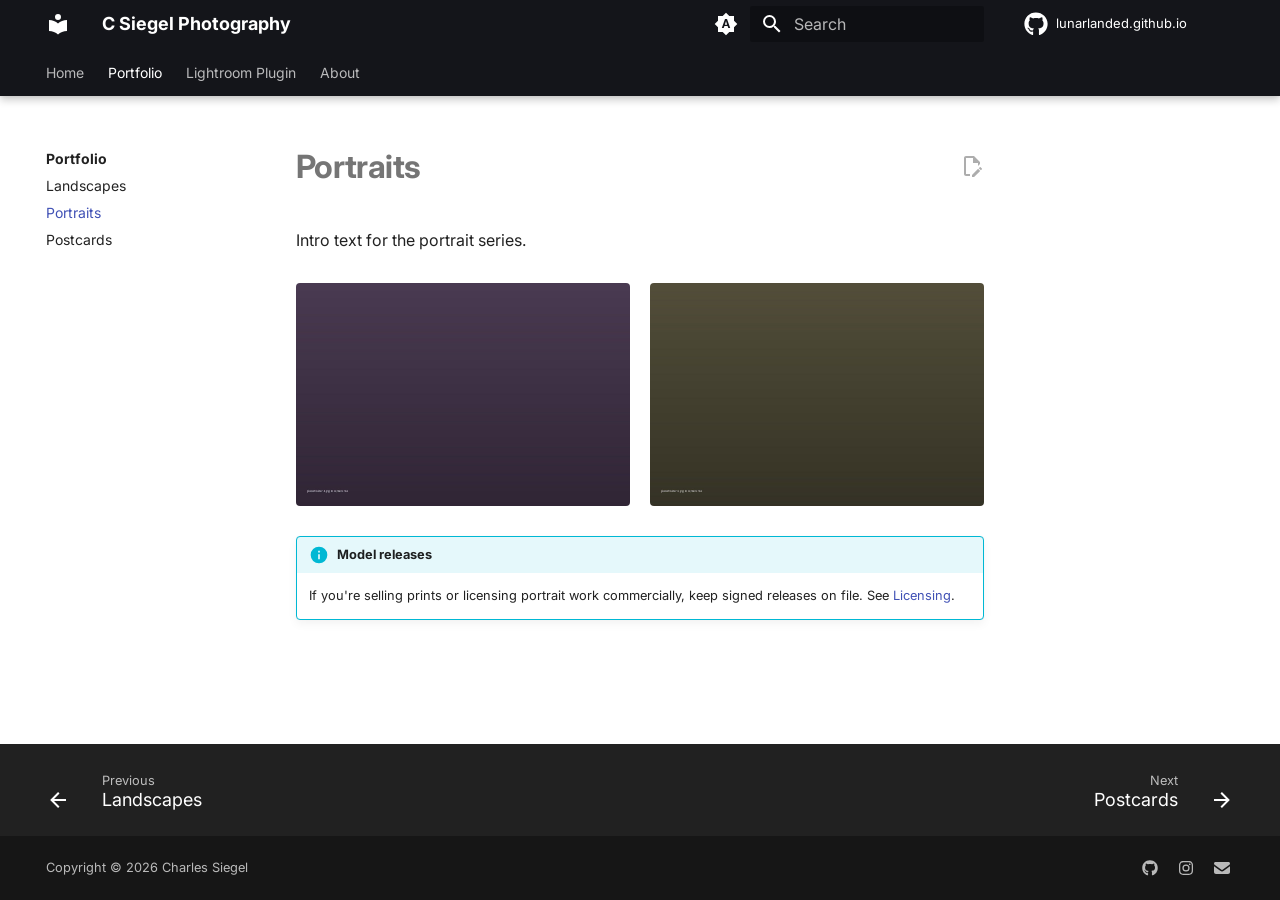
<file: portfolio/portraits/index.html>
<!doctype html>
<html lang="en" class="no-js">
  <head>
    
      <meta charset="utf-8">
      <meta name="viewport" content="width=device-width,initial-scale=1">
      
        <meta name="description" content="Photography, tools, and odds and ends.">
      
      
        <meta name="author" content="Charles Siegel">
      
      
        <link rel="canonical" href="https://docs.csiegel.photography/portfolio/portraits/">
      
      
        <link rel="prev" href="../landscapes/">
      
      
        <link rel="next" href="../postcards/">
      
      
        
      
      
      <link rel="icon" href="../../assets/images/favicon.png">
      <meta name="generator" content="mkdocs-1.6.1, mkdocs-material-9.7.7">
    
    
      
        <title>Portraits - C Siegel Photography</title>
      
    
    
      <link rel="stylesheet" href="../../assets/stylesheets/main.ec1eaa64.min.css">
      
        
        <link rel="stylesheet" href="../../assets/stylesheets/palette.ab4e12ef.min.css">
      
      


    
    
      
    
    
      
        
        
        <link rel="preconnect" href="https://fonts.gstatic.com" crossorigin>
        <link rel="stylesheet" href="https://fonts.googleapis.com/css?family=Inter:300,300i,400,400i,700,700i%7CJetBrains+Mono:400,400i,700,700i&display=fallback">
        <style>:root{--md-text-font:"Inter";--md-code-font:"JetBrains Mono"}</style>
      
    
    
      <link rel="stylesheet" href="../../assets/stylesheets/extra.css">
    
    <script>__md_scope=new URL("../..",location),__md_hash=e=>[...e].reduce(((e,_)=>(e<<5)-e+_.charCodeAt(0)),0),__md_get=(e,_=localStorage,t=__md_scope)=>JSON.parse(_.getItem(t.pathname+"."+e)),__md_set=(e,_,t=localStorage,a=__md_scope)=>{try{t.setItem(a.pathname+"."+e,JSON.stringify(_))}catch(e){}}</script>
    
      

    
    
   <link href="../../assets/stylesheets/glightbox.min.css" rel="stylesheet"/><style>
    html.glightbox-open { overflow: initial; height: 100%; }
    .gslide-title { margin-top: 0px; user-select: text; }
    .gslide-desc { color: #666; user-select: text; }
    .gslide-image img { background: white; }
    .gscrollbar-fixer { padding-right: 15px; }
    .gdesc-inner { font-size: 0.75rem; }
    body[data-md-color-scheme="slate"] .gdesc-inner { background: var(--md-default-bg-color);}
    body[data-md-color-scheme="slate"] .gslide-title { color: var(--md-default-fg-color);}
    body[data-md-color-scheme="slate"] .gslide-desc { color: var(--md-default-fg-color);}</style> <script src="../../assets/javascripts/glightbox.min.js"></script></head>
  
  
    
    
      
    
    
    
    
    <body dir="ltr" data-md-color-scheme="default" data-md-color-primary="indigo" data-md-color-accent="indigo">
  
    
    <input class="md-toggle" data-md-toggle="drawer" type="checkbox" id="__drawer" autocomplete="off">
    <input class="md-toggle" data-md-toggle="search" type="checkbox" id="__search" autocomplete="off">
    <label class="md-overlay" for="__drawer"></label>
    <div data-md-component="skip">
      
        
        <a href="#portraits" class="md-skip">
          Skip to content
        </a>
      
    </div>
    <div data-md-component="announce">
      
    </div>
    
    
      

  

<header class="md-header md-header--shadow md-header--lifted" data-md-component="header">
  <nav class="md-header__inner md-grid" aria-label="Header">
    <a href="../.." title="C Siegel Photography" class="md-header__button md-logo" aria-label="C Siegel Photography" data-md-component="logo">
      
  
  <svg xmlns="http://www.w3.org/2000/svg" viewBox="0 0 24 24"><path d="M12 8a3 3 0 0 0 3-3 3 3 0 0 0-3-3 3 3 0 0 0-3 3 3 3 0 0 0 3 3m0 3.54C9.64 9.35 6.5 8 3 8v11c3.5 0 6.64 1.35 9 3.54 2.36-2.19 5.5-3.54 9-3.54V8c-3.5 0-6.64 1.35-9 3.54"/></svg>

    </a>
    <label class="md-header__button md-icon" for="__drawer">
      
      <svg xmlns="http://www.w3.org/2000/svg" viewBox="0 0 24 24"><path d="M3 6h18v2H3zm0 5h18v2H3zm0 5h18v2H3z"/></svg>
    </label>
    <div class="md-header__title" data-md-component="header-title">
      <div class="md-header__ellipsis">
        <div class="md-header__topic">
          <span class="md-ellipsis">
            C Siegel Photography
          </span>
        </div>
        <div class="md-header__topic" data-md-component="header-topic">
          <span class="md-ellipsis">
            
              Portraits
            
          </span>
        </div>
      </div>
    </div>
    
      
        <form class="md-header__option" data-md-component="palette">
  
    
    
    
    <input class="md-option" data-md-color-media="(prefers-color-scheme)" data-md-color-scheme="default" data-md-color-primary="indigo" data-md-color-accent="indigo"  aria-label="Switch to light mode"  type="radio" name="__palette" id="__palette_0">
    
      <label class="md-header__button md-icon" title="Switch to light mode" for="__palette_1" hidden>
        <svg xmlns="http://www.w3.org/2000/svg" viewBox="0 0 24 24"><path d="m14.3 16-.7-2h-3.2l-.7 2H7.8L11 7h2l3.2 9zM20 8.69V4h-4.69L12 .69 8.69 4H4v4.69L.69 12 4 15.31V20h4.69L12 23.31 15.31 20H20v-4.69L23.31 12zm-9.15 3.96h2.3L12 9z"/></svg>
      </label>
    
  
    
    
    
    <input class="md-option" data-md-color-media="(prefers-color-scheme: light)" data-md-color-scheme="default" data-md-color-primary="black" data-md-color-accent="deep-orange"  aria-label="Switch to dark mode"  type="radio" name="__palette" id="__palette_1">
    
      <label class="md-header__button md-icon" title="Switch to dark mode" for="__palette_2" hidden>
        <svg xmlns="http://www.w3.org/2000/svg" viewBox="0 0 24 24"><path d="M12 8a4 4 0 0 0-4 4 4 4 0 0 0 4 4 4 4 0 0 0 4-4 4 4 0 0 0-4-4m0 10a6 6 0 0 1-6-6 6 6 0 0 1 6-6 6 6 0 0 1 6 6 6 6 0 0 1-6 6m8-9.31V4h-4.69L12 .69 8.69 4H4v4.69L.69 12 4 15.31V20h4.69L12 23.31 15.31 20H20v-4.69L23.31 12z"/></svg>
      </label>
    
  
    
    
    
    <input class="md-option" data-md-color-media="(prefers-color-scheme: dark)" data-md-color-scheme="slate" data-md-color-primary="black" data-md-color-accent="deep-orange"  aria-label="Switch to system preference"  type="radio" name="__palette" id="__palette_2">
    
      <label class="md-header__button md-icon" title="Switch to system preference" for="__palette_0" hidden>
        <svg xmlns="http://www.w3.org/2000/svg" viewBox="0 0 24 24"><path d="M12 18c-.89 0-1.74-.2-2.5-.55C11.56 16.5 13 14.42 13 12s-1.44-4.5-3.5-5.45C10.26 6.2 11.11 6 12 6a6 6 0 0 1 6 6 6 6 0 0 1-6 6m8-9.31V4h-4.69L12 .69 8.69 4H4v4.69L.69 12 4 15.31V20h4.69L12 23.31 15.31 20H20v-4.69L23.31 12z"/></svg>
      </label>
    
  
</form>
      
    
    
      <script>var palette=__md_get("__palette");if(palette&&palette.color){if("(prefers-color-scheme)"===palette.color.media){var media=matchMedia("(prefers-color-scheme: light)"),input=document.querySelector(media.matches?"[data-md-color-media='(prefers-color-scheme: light)']":"[data-md-color-media='(prefers-color-scheme: dark)']");palette.color.media=input.getAttribute("data-md-color-media"),palette.color.scheme=input.getAttribute("data-md-color-scheme"),palette.color.primary=input.getAttribute("data-md-color-primary"),palette.color.accent=input.getAttribute("data-md-color-accent")}for(var[key,value]of Object.entries(palette.color))document.body.setAttribute("data-md-color-"+key,value)}</script>
    
    
    
      
      
        <label class="md-header__button md-icon" for="__search">
          
          <svg xmlns="http://www.w3.org/2000/svg" viewBox="0 0 24 24"><path d="M9.5 3A6.5 6.5 0 0 1 16 9.5c0 1.61-.59 3.09-1.56 4.23l.27.27h.79l5 5-1.5 1.5-5-5v-.79l-.27-.27A6.52 6.52 0 0 1 9.5 16 6.5 6.5 0 0 1 3 9.5 6.5 6.5 0 0 1 9.5 3m0 2C7 5 5 7 5 9.5S7 14 9.5 14 14 12 14 9.5 12 5 9.5 5"/></svg>
        </label>
        <div class="md-search" data-md-component="search" role="dialog">
  <label class="md-search__overlay" for="__search"></label>
  <div class="md-search__inner" role="search">
    <form class="md-search__form" name="search">
      <input type="text" class="md-search__input" name="query" aria-label="Search" placeholder="Search" autocapitalize="off" autocorrect="off" autocomplete="off" spellcheck="false" data-md-component="search-query" required>
      <label class="md-search__icon md-icon" for="__search">
        
        <svg xmlns="http://www.w3.org/2000/svg" viewBox="0 0 24 24"><path d="M9.5 3A6.5 6.5 0 0 1 16 9.5c0 1.61-.59 3.09-1.56 4.23l.27.27h.79l5 5-1.5 1.5-5-5v-.79l-.27-.27A6.52 6.52 0 0 1 9.5 16 6.5 6.5 0 0 1 3 9.5 6.5 6.5 0 0 1 9.5 3m0 2C7 5 5 7 5 9.5S7 14 9.5 14 14 12 14 9.5 12 5 9.5 5"/></svg>
        
        <svg xmlns="http://www.w3.org/2000/svg" viewBox="0 0 24 24"><path d="M20 11v2H8l5.5 5.5-1.42 1.42L4.16 12l7.92-7.92L13.5 5.5 8 11z"/></svg>
      </label>
      <nav class="md-search__options" aria-label="Search">
        
          <a href="javascript:void(0)" class="md-search__icon md-icon" title="Share" aria-label="Share" data-clipboard data-clipboard-text="" data-md-component="search-share" tabindex="-1">
            
            <svg xmlns="http://www.w3.org/2000/svg" viewBox="0 0 24 24"><path d="M18 16.08c-.76 0-1.44.3-1.96.77L8.91 12.7c.05-.23.09-.46.09-.7s-.04-.47-.09-.7l7.05-4.11c.54.5 1.25.81 2.04.81a3 3 0 0 0 3-3 3 3 0 0 0-3-3 3 3 0 0 0-3 3c0 .24.04.47.09.7L8.04 9.81C7.5 9.31 6.79 9 6 9a3 3 0 0 0-3 3 3 3 0 0 0 3 3c.79 0 1.5-.31 2.04-.81l7.12 4.15c-.05.21-.08.43-.08.66 0 1.61 1.31 2.91 2.92 2.91s2.92-1.3 2.92-2.91A2.92 2.92 0 0 0 18 16.08"/></svg>
          </a>
        
        <button type="reset" class="md-search__icon md-icon" title="Clear" aria-label="Clear" tabindex="-1">
          
          <svg xmlns="http://www.w3.org/2000/svg" viewBox="0 0 24 24"><path d="M19 6.41 17.59 5 12 10.59 6.41 5 5 6.41 10.59 12 5 17.59 6.41 19 12 13.41 17.59 19 19 17.59 13.41 12z"/></svg>
        </button>
      </nav>
      
        <div class="md-search__suggest" data-md-component="search-suggest"></div>
      
    </form>
    <div class="md-search__output">
      <div class="md-search__scrollwrap" tabindex="0" data-md-scrollfix>
        <div class="md-search-result" data-md-component="search-result">
          <div class="md-search-result__meta">
            Initializing search
          </div>
          <ol class="md-search-result__list" role="presentation"></ol>
        </div>
      </div>
    </div>
  </div>
</div>
      
    
    
      <div class="md-header__source">
        <a href="https://github.com/LunarLanded/lunarlanded.github.io" title="Go to repository" class="md-source" data-md-component="source">
  <div class="md-source__icon md-icon">
    
    <svg xmlns="http://www.w3.org/2000/svg" viewBox="0 0 512 512"><!--! Font Awesome Free 7.1.0 by @fontawesome - https://fontawesome.com License - https://fontawesome.com/license/free (Icons: CC BY 4.0, Fonts: SIL OFL 1.1, Code: MIT License) Copyright 2025 Fonticons, Inc.--><path d="M173.9 397.4c0 2-2.3 3.6-5.2 3.6-3.3.3-5.6-1.3-5.6-3.6 0-2 2.3-3.6 5.2-3.6 3-.3 5.6 1.3 5.6 3.6m-31.1-4.5c-.7 2 1.3 4.3 4.3 4.9 2.6 1 5.6 0 6.2-2s-1.3-4.3-4.3-5.2c-2.6-.7-5.5.3-6.2 2.3m44.2-1.7c-2.9.7-4.9 2.6-4.6 4.9.3 2 2.9 3.3 5.9 2.6 2.9-.7 4.9-2.6 4.6-4.6-.3-1.9-3-3.2-5.9-2.9M252.8 8C114.1 8 8 113.3 8 252c0 110.9 69.8 205.8 169.5 239.2 12.8 2.3 17.3-5.6 17.3-12.1 0-6.2-.3-40.4-.3-61.4 0 0-70 15-84.7-29.8 0 0-11.4-29.1-27.8-36.6 0 0-22.9-15.7 1.6-15.4 0 0 24.9 2 38.6 25.8 21.9 38.6 58.6 27.5 72.9 20.9 2.3-16 8.8-27.1 16-33.7-55.9-6.2-112.3-14.3-112.3-110.5 0-27.5 7.6-41.3 23.6-58.9-2.6-6.5-11.1-33.3 2.6-67.9 20.9-6.5 69 27 69 27 20-5.6 41.5-8.5 62.8-8.5s42.8 2.9 62.8 8.5c0 0 48.1-33.6 69-27 13.7 34.7 5.2 61.4 2.6 67.9 16 17.7 25.8 31.5 25.8 58.9 0 96.5-58.9 104.2-114.8 110.5 9.2 7.9 17 22.9 17 46.4 0 33.7-.3 75.4-.3 83.6 0 6.5 4.6 14.4 17.3 12.1C436.2 457.8 504 362.9 504 252 504 113.3 391.5 8 252.8 8M105.2 352.9c-1.3 1-1 3.3.7 5.2 1.6 1.6 3.9 2.3 5.2 1 1.3-1 1-3.3-.7-5.2-1.6-1.6-3.9-2.3-5.2-1m-10.8-8.1c-.7 1.3.3 2.9 2.3 3.9 1.6 1 3.6.7 4.3-.7.7-1.3-.3-2.9-2.3-3.9-2-.6-3.6-.3-4.3.7m32.4 35.6c-1.6 1.3-1 4.3 1.3 6.2 2.3 2.3 5.2 2.6 6.5 1 1.3-1.3.7-4.3-1.3-6.2-2.2-2.3-5.2-2.6-6.5-1m-11.4-14.7c-1.6 1-1.6 3.6 0 5.9s4.3 3.3 5.6 2.3c1.6-1.3 1.6-3.9 0-6.2-1.4-2.3-4-3.3-5.6-2"/></svg>
  </div>
  <div class="md-source__repository">
    lunarlanded.github.io
  </div>
</a>
      </div>
    
  </nav>
  
    
      
<nav class="md-tabs" aria-label="Tabs" data-md-component="tabs">
  <div class="md-grid">
    <ul class="md-tabs__list">
      
        
  
  
  
  
    <li class="md-tabs__item">
      <a href="../.." class="md-tabs__link">
        
  
  
    
  
  Home

      </a>
    </li>
  

      
        
  
  
  
    
  
  
    
    
      <li class="md-tabs__item md-tabs__item--active">
        <a href="../" class="md-tabs__link">
          
  
  
    
  
  Portfolio

        </a>
      </li>
    
  

      
        
  
  
  
  
    
    
      <li class="md-tabs__item">
        <a href="../../plugin/" class="md-tabs__link">
          
  
  
    
  
  Lightroom Plugin

        </a>
      </li>
    
  

      
        
  
  
  
  
    
    
      <li class="md-tabs__item">
        <a href="../../about/" class="md-tabs__link">
          
  
  
    
  
  About

        </a>
      </li>
    
  

      
    </ul>
  </div>
</nav>
    
  
</header>
    
    <div class="md-container" data-md-component="container">
      
      
        
      
      <main class="md-main" data-md-component="main">
        <div class="md-main__inner md-grid">
          
            
              
              <div class="md-sidebar md-sidebar--primary" data-md-component="sidebar" data-md-type="navigation" >
                <div class="md-sidebar__scrollwrap">
                  <div class="md-sidebar__inner">
                    


  


<nav class="md-nav md-nav--primary md-nav--lifted" aria-label="Navigation" data-md-level="0">
  <label class="md-nav__title" for="__drawer">
    <a href="../.." title="C Siegel Photography" class="md-nav__button md-logo" aria-label="C Siegel Photography" data-md-component="logo">
      
  
  <svg xmlns="http://www.w3.org/2000/svg" viewBox="0 0 24 24"><path d="M12 8a3 3 0 0 0 3-3 3 3 0 0 0-3-3 3 3 0 0 0-3 3 3 3 0 0 0 3 3m0 3.54C9.64 9.35 6.5 8 3 8v11c3.5 0 6.64 1.35 9 3.54 2.36-2.19 5.5-3.54 9-3.54V8c-3.5 0-6.64 1.35-9 3.54"/></svg>

    </a>
    C Siegel Photography
  </label>
  
    <div class="md-nav__source">
      <a href="https://github.com/LunarLanded/lunarlanded.github.io" title="Go to repository" class="md-source" data-md-component="source">
  <div class="md-source__icon md-icon">
    
    <svg xmlns="http://www.w3.org/2000/svg" viewBox="0 0 512 512"><!--! Font Awesome Free 7.1.0 by @fontawesome - https://fontawesome.com License - https://fontawesome.com/license/free (Icons: CC BY 4.0, Fonts: SIL OFL 1.1, Code: MIT License) Copyright 2025 Fonticons, Inc.--><path d="M173.9 397.4c0 2-2.3 3.6-5.2 3.6-3.3.3-5.6-1.3-5.6-3.6 0-2 2.3-3.6 5.2-3.6 3-.3 5.6 1.3 5.6 3.6m-31.1-4.5c-.7 2 1.3 4.3 4.3 4.9 2.6 1 5.6 0 6.2-2s-1.3-4.3-4.3-5.2c-2.6-.7-5.5.3-6.2 2.3m44.2-1.7c-2.9.7-4.9 2.6-4.6 4.9.3 2 2.9 3.3 5.9 2.6 2.9-.7 4.9-2.6 4.6-4.6-.3-1.9-3-3.2-5.9-2.9M252.8 8C114.1 8 8 113.3 8 252c0 110.9 69.8 205.8 169.5 239.2 12.8 2.3 17.3-5.6 17.3-12.1 0-6.2-.3-40.4-.3-61.4 0 0-70 15-84.7-29.8 0 0-11.4-29.1-27.8-36.6 0 0-22.9-15.7 1.6-15.4 0 0 24.9 2 38.6 25.8 21.9 38.6 58.6 27.5 72.9 20.9 2.3-16 8.8-27.1 16-33.7-55.9-6.2-112.3-14.3-112.3-110.5 0-27.5 7.6-41.3 23.6-58.9-2.6-6.5-11.1-33.3 2.6-67.9 20.9-6.5 69 27 69 27 20-5.6 41.5-8.5 62.8-8.5s42.8 2.9 62.8 8.5c0 0 48.1-33.6 69-27 13.7 34.7 5.2 61.4 2.6 67.9 16 17.7 25.8 31.5 25.8 58.9 0 96.5-58.9 104.2-114.8 110.5 9.2 7.9 17 22.9 17 46.4 0 33.7-.3 75.4-.3 83.6 0 6.5 4.6 14.4 17.3 12.1C436.2 457.8 504 362.9 504 252 504 113.3 391.5 8 252.8 8M105.2 352.9c-1.3 1-1 3.3.7 5.2 1.6 1.6 3.9 2.3 5.2 1 1.3-1 1-3.3-.7-5.2-1.6-1.6-3.9-2.3-5.2-1m-10.8-8.1c-.7 1.3.3 2.9 2.3 3.9 1.6 1 3.6.7 4.3-.7.7-1.3-.3-2.9-2.3-3.9-2-.6-3.6-.3-4.3.7m32.4 35.6c-1.6 1.3-1 4.3 1.3 6.2 2.3 2.3 5.2 2.6 6.5 1 1.3-1.3.7-4.3-1.3-6.2-2.2-2.3-5.2-2.6-6.5-1m-11.4-14.7c-1.6 1-1.6 3.6 0 5.9s4.3 3.3 5.6 2.3c1.6-1.3 1.6-3.9 0-6.2-1.4-2.3-4-3.3-5.6-2"/></svg>
  </div>
  <div class="md-source__repository">
    lunarlanded.github.io
  </div>
</a>
    </div>
  
  <ul class="md-nav__list" data-md-scrollfix>
    
      
      
  
  
  
  
    <li class="md-nav__item">
      <a href="../.." class="md-nav__link">
        
  
  
  <span class="md-ellipsis">
    
  
    Home
  

    
  </span>
  
  

      </a>
    </li>
  

    
      
      
  
  
    
  
  
  
    
    
      
        
          
        
      
        
      
        
      
        
      
    
    
    
      
        
        
      
      
        
      
    
    
    <li class="md-nav__item md-nav__item--active md-nav__item--section md-nav__item--nested">
      
        
        
        <input class="md-nav__toggle md-toggle " type="checkbox" id="__nav_2" checked>
        
          
          <div class="md-nav__link md-nav__container">
            <a href="../" class="md-nav__link ">
              
  
  
  <span class="md-ellipsis">
    
  
    Portfolio
  

    
  </span>
  
  

            </a>
            
              
              <label class="md-nav__link " for="__nav_2" id="__nav_2_label" tabindex="">
                <span class="md-nav__icon md-icon"></span>
              </label>
            
          </div>
        
        <nav class="md-nav" data-md-level="1" aria-labelledby="__nav_2_label" aria-expanded="true">
          <label class="md-nav__title" for="__nav_2">
            <span class="md-nav__icon md-icon"></span>
            
  
    Portfolio
  

          </label>
          <ul class="md-nav__list" data-md-scrollfix>
            
              
            
              
                
  
  
  
  
    <li class="md-nav__item">
      <a href="../landscapes/" class="md-nav__link">
        
  
  
  <span class="md-ellipsis">
    
  
    Landscapes
  

    
  </span>
  
  

      </a>
    </li>
  

              
            
              
                
  
  
    
  
  
  
    <li class="md-nav__item md-nav__item--active">
      
      <input class="md-nav__toggle md-toggle" type="checkbox" id="__toc">
      
      
        
      
      
      <a href="./" class="md-nav__link md-nav__link--active">
        
  
  
  <span class="md-ellipsis">
    
  
    Portraits
  

    
  </span>
  
  

      </a>
      
    </li>
  

              
            
              
                
  
  
  
  
    <li class="md-nav__item">
      <a href="../postcards/" class="md-nav__link">
        
  
  
  <span class="md-ellipsis">
    
  
    Postcards
  

    
  </span>
  
  

      </a>
    </li>
  

              
            
          </ul>
        </nav>
      
    </li>
  

    
      
      
  
  
  
  
    
    
      
        
          
        
      
        
      
        
      
        
      
        
      
    
    
    
      
      
        
      
    
    
    <li class="md-nav__item md-nav__item--nested">
      
        
        
        <input class="md-nav__toggle md-toggle " type="checkbox" id="__nav_3" >
        
          
          <div class="md-nav__link md-nav__container">
            <a href="../../plugin/" class="md-nav__link ">
              
  
  
  <span class="md-ellipsis">
    
  
    Lightroom Plugin
  

    
  </span>
  
  

            </a>
            
              
              <label class="md-nav__link " for="__nav_3" id="__nav_3_label" tabindex="0">
                <span class="md-nav__icon md-icon"></span>
              </label>
            
          </div>
        
        <nav class="md-nav" data-md-level="1" aria-labelledby="__nav_3_label" aria-expanded="false">
          <label class="md-nav__title" for="__nav_3">
            <span class="md-nav__icon md-icon"></span>
            
  
    Lightroom Plugin
  

          </label>
          <ul class="md-nav__list" data-md-scrollfix>
            
              
            
              
                
  
  
  
  
    <li class="md-nav__item">
      <a href="../../plugin/installation/" class="md-nav__link">
        
  
  
  <span class="md-ellipsis">
    
  
    Installation
  

    
  </span>
  
  

      </a>
    </li>
  

              
            
              
                
  
  
  
  
    <li class="md-nav__item">
      <a href="../../plugin/usage/" class="md-nav__link">
        
  
  
  <span class="md-ellipsis">
    
  
    Usage
  

    
  </span>
  
  

      </a>
    </li>
  

              
            
              
                
  
  
  
  
    <li class="md-nav__item">
      <a href="../../plugin/changelog/" class="md-nav__link">
        
  
  
  <span class="md-ellipsis">
    
  
    Changelog
  

    
  </span>
  
  

      </a>
    </li>
  

              
            
              
                
  
  
  
  
    <li class="md-nav__item">
      <a href="../../plugin/faq/" class="md-nav__link">
        
  
  
  <span class="md-ellipsis">
    
  
    FAQ
  

    
  </span>
  
  

      </a>
    </li>
  

              
            
          </ul>
        </nav>
      
    </li>
  

    
      
      
  
  
  
  
    
    
      
        
          
        
      
        
      
        
      
    
    
    
      
      
        
      
    
    
    <li class="md-nav__item md-nav__item--nested">
      
        
        
        <input class="md-nav__toggle md-toggle " type="checkbox" id="__nav_4" >
        
          
          <div class="md-nav__link md-nav__container">
            <a href="../../about/" class="md-nav__link ">
              
  
  
  <span class="md-ellipsis">
    
  
    About
  

    
  </span>
  
  

            </a>
            
              
              <label class="md-nav__link " for="__nav_4" id="__nav_4_label" tabindex="0">
                <span class="md-nav__icon md-icon"></span>
              </label>
            
          </div>
        
        <nav class="md-nav" data-md-level="1" aria-labelledby="__nav_4_label" aria-expanded="false">
          <label class="md-nav__title" for="__nav_4">
            <span class="md-nav__icon md-icon"></span>
            
  
    About
  

          </label>
          <ul class="md-nav__list" data-md-scrollfix>
            
              
            
              
                
  
  
  
  
    <li class="md-nav__item">
      <a href="../../about/contact/" class="md-nav__link">
        
  
  
  <span class="md-ellipsis">
    
  
    Contact
  

    
  </span>
  
  

      </a>
    </li>
  

              
            
              
                
  
  
  
  
    <li class="md-nav__item">
      <a href="../../about/licensing/" class="md-nav__link">
        
  
  
  <span class="md-ellipsis">
    
  
    Licensing
  

    
  </span>
  
  

      </a>
    </li>
  

              
            
          </ul>
        </nav>
      
    </li>
  

    
  </ul>
</nav>
                  </div>
                </div>
              </div>
            
            
              
              <div class="md-sidebar md-sidebar--secondary" data-md-component="sidebar" data-md-type="toc" >
                <div class="md-sidebar__scrollwrap">
                  <div class="md-sidebar__inner">
                    

<nav class="md-nav md-nav--secondary" aria-label="Table of contents">
  
  
  
    
  
  
</nav>
                  </div>
                </div>
              </div>
            
          
          
            <div class="md-content" data-md-component="content">
              
              <article class="md-content__inner md-typeset">
                
                  


  
    <a href="https://github.com/LunarLanded/lunarlanded.github.io/edit/main/docs/portfolio/portraits.md" title="Edit this page" class="md-content__button md-icon" rel="edit">
      
      <svg xmlns="http://www.w3.org/2000/svg" viewBox="0 0 24 24"><path d="M10 20H6V4h7v5h5v3.1l2-2V8l-6-6H6c-1.1 0-2 .9-2 2v16c0 1.1.9 2 2 2h4zm10.2-7c.1 0 .3.1.4.2l1.3 1.3c.2.2.2.6 0 .8l-1 1-2.1-2.1 1-1c.1-.1.2-.2.4-.2m0 3.9L14.1 23H12v-2.1l6.1-6.1z"/></svg>
    </a>
  
  


<h1 id="portraits">Portraits<a class="headerlink" href="#portraits" title="Anchor link to this section">&para;</a></h1>
<p>Intro text for the portrait series.</p>
<div class="gallery">
<p><a class="glightbox" href="../../assets/images/placeholder-4.jpg" data-type="image" data-width="100%" data-height="auto" data-title="Placeholder — replace with your export" data-desc-position="bottom"><img alt="Placeholder — replace with your export" loading="lazy" src="../../assets/images/placeholder-4.jpg" /></a></p>
<p><a class="glightbox" href="../../assets/images/placeholder-5.jpg" data-type="image" data-width="100%" data-height="auto" data-title="Placeholder — replace with your export" data-desc-position="bottom"><img alt="Placeholder — replace with your export" loading="lazy" src="../../assets/images/placeholder-5.jpg" /></a></p>
</div>
<div class="admonition info">
<p class="admonition-title">Model releases</p>
<p>If you're selling prints or licensing portrait work commercially, keep
signed releases on file. See <a href="../../about/licensing/">Licensing</a>.</p>
</div>












                
              </article>
            </div>
          
          
  <script>var tabs=__md_get("__tabs");if(Array.isArray(tabs))e:for(var set of document.querySelectorAll(".tabbed-set")){var labels=set.querySelector(".tabbed-labels");for(var tab of tabs)for(var label of labels.getElementsByTagName("label"))if(label.innerText.trim()===tab){var input=document.getElementById(label.htmlFor);input.checked=!0;continue e}}</script>

<script>var target=document.getElementById(location.hash.slice(1));target&&target.name&&(target.checked=target.name.startsWith("__tabbed_"))</script>
        </div>
        
          <button type="button" class="md-top md-icon" data-md-component="top" hidden>
  
  <svg xmlns="http://www.w3.org/2000/svg" viewBox="0 0 24 24"><path d="M13 20h-2V8l-5.5 5.5-1.42-1.42L12 4.16l7.92 7.92-1.42 1.42L13 8z"/></svg>
  Back to top
</button>
        
      </main>
      
        <footer class="md-footer">
  
    
      
      <nav class="md-footer__inner md-grid" aria-label="Footer" >
        
          
          <a href="../landscapes/" class="md-footer__link md-footer__link--prev" aria-label="Previous: Landscapes">
            <div class="md-footer__button md-icon">
              
              <svg xmlns="http://www.w3.org/2000/svg" viewBox="0 0 24 24"><path d="M20 11v2H8l5.5 5.5-1.42 1.42L4.16 12l7.92-7.92L13.5 5.5 8 11z"/></svg>
            </div>
            <div class="md-footer__title">
              <span class="md-footer__direction">
                Previous
              </span>
              <div class="md-ellipsis">
                Landscapes
              </div>
            </div>
          </a>
        
        
          
          <a href="../postcards/" class="md-footer__link md-footer__link--next" aria-label="Next: Postcards">
            <div class="md-footer__title">
              <span class="md-footer__direction">
                Next
              </span>
              <div class="md-ellipsis">
                Postcards
              </div>
            </div>
            <div class="md-footer__button md-icon">
              
              <svg xmlns="http://www.w3.org/2000/svg" viewBox="0 0 24 24"><path d="M4 11v2h12l-5.5 5.5 1.42 1.42L19.84 12l-7.92-7.92L10.5 5.5 16 11z"/></svg>
            </div>
          </a>
        
      </nav>
    
  
  <div class="md-footer-meta md-typeset">
    <div class="md-footer-meta__inner md-grid">
      <div class="md-copyright">
  
    <div class="md-copyright__highlight">
      Copyright &copy; 2026 Charles Siegel
    </div>
  
  
</div>
      
        
<div class="md-social">
  
    
    
    
    
      
      
    
    <a href="https://github.com/LunarLanded" target="_blank" rel="noopener" title="github.com" class="md-social__link">
      <svg xmlns="http://www.w3.org/2000/svg" viewBox="0 0 512 512"><!--! Font Awesome Free 7.1.0 by @fontawesome - https://fontawesome.com License - https://fontawesome.com/license/free (Icons: CC BY 4.0, Fonts: SIL OFL 1.1, Code: MIT License) Copyright 2025 Fonticons, Inc.--><path d="M173.9 397.4c0 2-2.3 3.6-5.2 3.6-3.3.3-5.6-1.3-5.6-3.6 0-2 2.3-3.6 5.2-3.6 3-.3 5.6 1.3 5.6 3.6m-31.1-4.5c-.7 2 1.3 4.3 4.3 4.9 2.6 1 5.6 0 6.2-2s-1.3-4.3-4.3-5.2c-2.6-.7-5.5.3-6.2 2.3m44.2-1.7c-2.9.7-4.9 2.6-4.6 4.9.3 2 2.9 3.3 5.9 2.6 2.9-.7 4.9-2.6 4.6-4.6-.3-1.9-3-3.2-5.9-2.9M252.8 8C114.1 8 8 113.3 8 252c0 110.9 69.8 205.8 169.5 239.2 12.8 2.3 17.3-5.6 17.3-12.1 0-6.2-.3-40.4-.3-61.4 0 0-70 15-84.7-29.8 0 0-11.4-29.1-27.8-36.6 0 0-22.9-15.7 1.6-15.4 0 0 24.9 2 38.6 25.8 21.9 38.6 58.6 27.5 72.9 20.9 2.3-16 8.8-27.1 16-33.7-55.9-6.2-112.3-14.3-112.3-110.5 0-27.5 7.6-41.3 23.6-58.9-2.6-6.5-11.1-33.3 2.6-67.9 20.9-6.5 69 27 69 27 20-5.6 41.5-8.5 62.8-8.5s42.8 2.9 62.8 8.5c0 0 48.1-33.6 69-27 13.7 34.7 5.2 61.4 2.6 67.9 16 17.7 25.8 31.5 25.8 58.9 0 96.5-58.9 104.2-114.8 110.5 9.2 7.9 17 22.9 17 46.4 0 33.7-.3 75.4-.3 83.6 0 6.5 4.6 14.4 17.3 12.1C436.2 457.8 504 362.9 504 252 504 113.3 391.5 8 252.8 8M105.2 352.9c-1.3 1-1 3.3.7 5.2 1.6 1.6 3.9 2.3 5.2 1 1.3-1 1-3.3-.7-5.2-1.6-1.6-3.9-2.3-5.2-1m-10.8-8.1c-.7 1.3.3 2.9 2.3 3.9 1.6 1 3.6.7 4.3-.7.7-1.3-.3-2.9-2.3-3.9-2-.6-3.6-.3-4.3.7m32.4 35.6c-1.6 1.3-1 4.3 1.3 6.2 2.3 2.3 5.2 2.6 6.5 1 1.3-1.3.7-4.3-1.3-6.2-2.2-2.3-5.2-2.6-6.5-1m-11.4-14.7c-1.6 1-1.6 3.6 0 5.9s4.3 3.3 5.6 2.3c1.6-1.3 1.6-3.9 0-6.2-1.4-2.3-4-3.3-5.6-2"/></svg>
    </a>
  
    
    
    
    
      
      
    
    <a href="https://instagram.com/fododoto" target="_blank" rel="noopener" title="instagram.com" class="md-social__link">
      <svg xmlns="http://www.w3.org/2000/svg" viewBox="0 0 448 512"><!--! Font Awesome Free 7.1.0 by @fontawesome - https://fontawesome.com License - https://fontawesome.com/license/free (Icons: CC BY 4.0, Fonts: SIL OFL 1.1, Code: MIT License) Copyright 2025 Fonticons, Inc.--><path d="M224.3 141a115 115 0 1 0-.6 230 115 115 0 1 0 .6-230m-.6 40.4a74.6 74.6 0 1 1 .6 149.2 74.6 74.6 0 1 1-.6-149.2m93.4-45.1a26.8 26.8 0 1 1 53.6 0 26.8 26.8 0 1 1-53.6 0m129.7 27.2c-1.7-35.9-9.9-67.7-36.2-93.9-26.2-26.2-58-34.4-93.9-36.2-37-2.1-147.9-2.1-184.9 0-35.8 1.7-67.6 9.9-93.9 36.1s-34.4 58-36.2 93.9c-2.1 37-2.1 147.9 0 184.9 1.7 35.9 9.9 67.7 36.2 93.9s58 34.4 93.9 36.2c37 2.1 147.9 2.1 184.9 0 35.9-1.7 67.7-9.9 93.9-36.2 26.2-26.2 34.4-58 36.2-93.9 2.1-37 2.1-147.8 0-184.8M399 388c-7.8 19.6-22.9 34.7-42.6 42.6-29.5 11.7-99.5 9-132.1 9s-102.7 2.6-132.1-9c-19.6-7.8-34.7-22.9-42.6-42.6-11.7-29.5-9-99.5-9-132.1s-2.6-102.7 9-132.1c7.8-19.6 22.9-34.7 42.6-42.6 29.5-11.7 99.5-9 132.1-9s102.7-2.6 132.1 9c19.6 7.8 34.7 22.9 42.6 42.6 11.7 29.5 9 99.5 9 132.1s2.7 102.7-9 132.1"/></svg>
    </a>
  
    
    
    
    
    <a href="mailto:hello@csiegel.photography" target="_blank" rel="noopener" title="" class="md-social__link">
      <svg xmlns="http://www.w3.org/2000/svg" viewBox="0 0 512 512"><!--! Font Awesome Free 7.1.0 by @fontawesome - https://fontawesome.com License - https://fontawesome.com/license/free (Icons: CC BY 4.0, Fonts: SIL OFL 1.1, Code: MIT License) Copyright 2025 Fonticons, Inc.--><path d="M48 64C21.5 64 0 85.5 0 112c0 15.1 7.1 29.3 19.2 38.4l208 156a48 48 0 0 0 57.6 0l208-156c12.1-9.1 19.2-23.3 19.2-38.4 0-26.5-21.5-48-48-48zM0 196v188c0 35.3 28.7 64 64 64h384c35.3 0 64-28.7 64-64V196L313.6 344.8c-34.1 25.6-81.1 25.6-115.2 0z"/></svg>
    </a>
  
</div>
      
    </div>
  </div>
</footer>
      
    </div>
    <div class="md-dialog" data-md-component="dialog">
      <div class="md-dialog__inner md-typeset"></div>
    </div>
    
      <div class="md-progress" data-md-component="progress" role="progressbar"></div>
    
    
    
      
      
      <script id="__config" type="application/json">{"annotate": null, "base": "../..", "features": ["navigation.instant", "navigation.instant.progress", "navigation.tracking", "navigation.tabs", "navigation.tabs.sticky", "navigation.sections", "navigation.indexes", "navigation.top", "navigation.footer", "toc.follow", "search.suggest", "search.highlight", "search.share", "content.code.copy", "content.code.annotate", "content.tabs.link", "content.action.edit", "content.tooltips"], "search": "../../assets/javascripts/workers/search.2c215733.min.js", "tags": null, "translations": {"clipboard.copied": "Copied to clipboard", "clipboard.copy": "Copy to clipboard", "search.result.more.one": "1 more on this page", "search.result.more.other": "# more on this page", "search.result.none": "No matching documents", "search.result.one": "1 matching document", "search.result.other": "# matching documents", "search.result.placeholder": "Type to start searching", "search.result.term.missing": "Missing", "select.version": "Select version"}, "version": null}</script>
    
    
      <script src="../../assets/javascripts/bundle.d7400e89.min.js"></script>
      
    
  <script id="init-glightbox">const lightbox = GLightbox({"touchNavigation": true, "loop": false, "zoomable": true, "draggable": true, "openEffect": "zoom", "closeEffect": "zoom", "slideEffect": "slide"});
document$.subscribe(() => { lightbox.reload() });
</script></body>
</html>
</file>
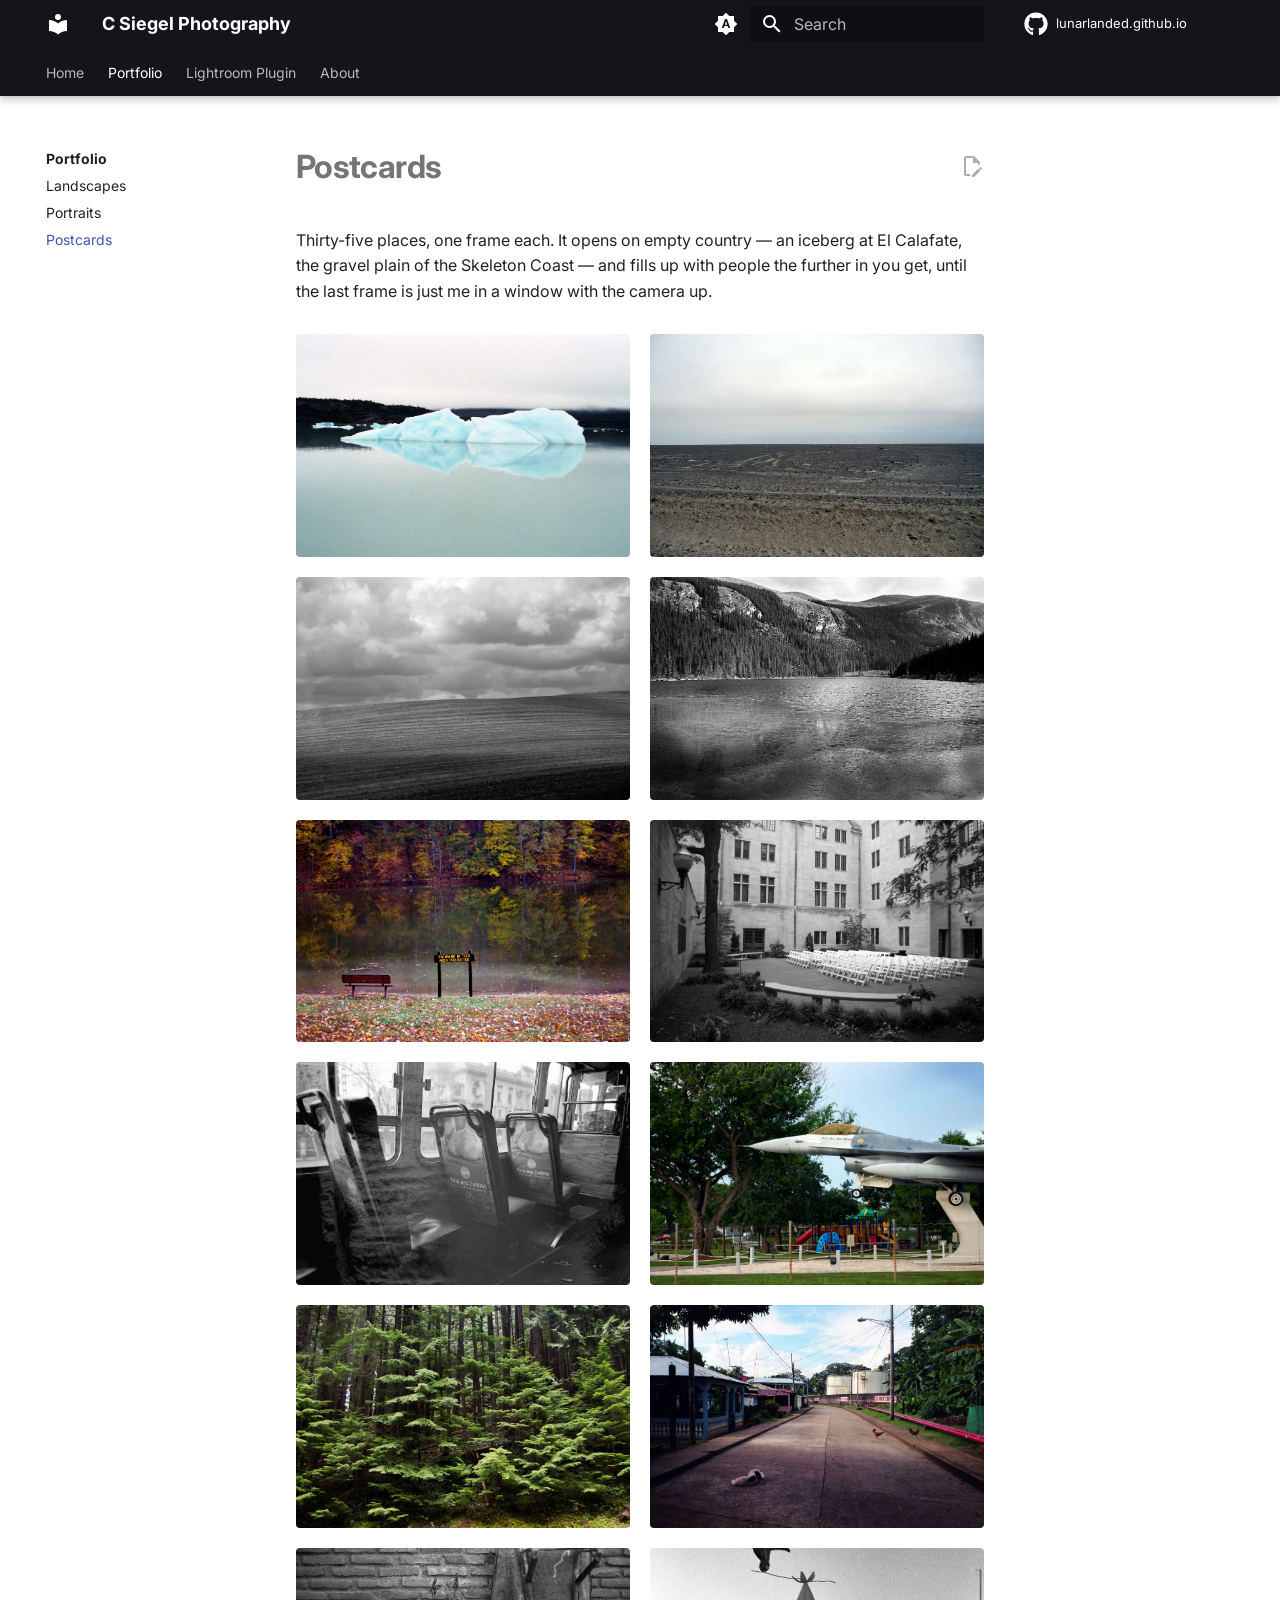
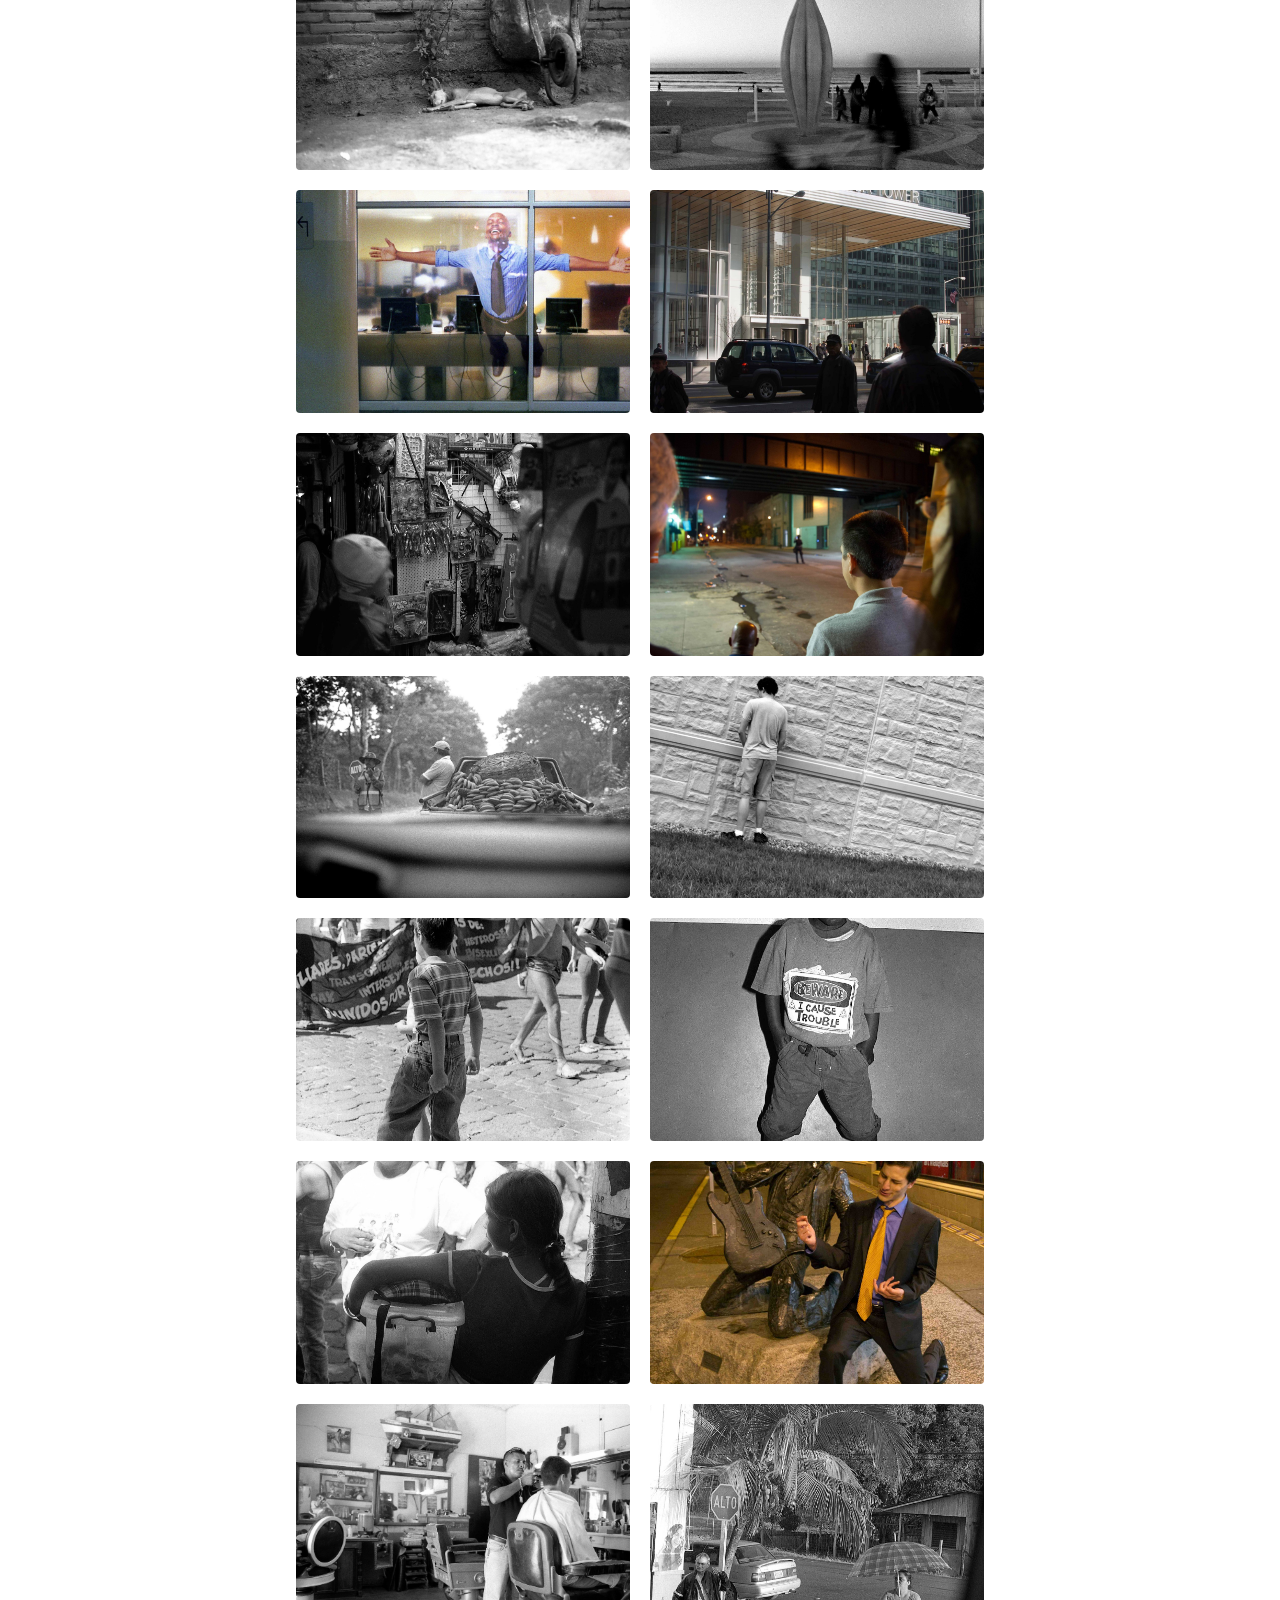
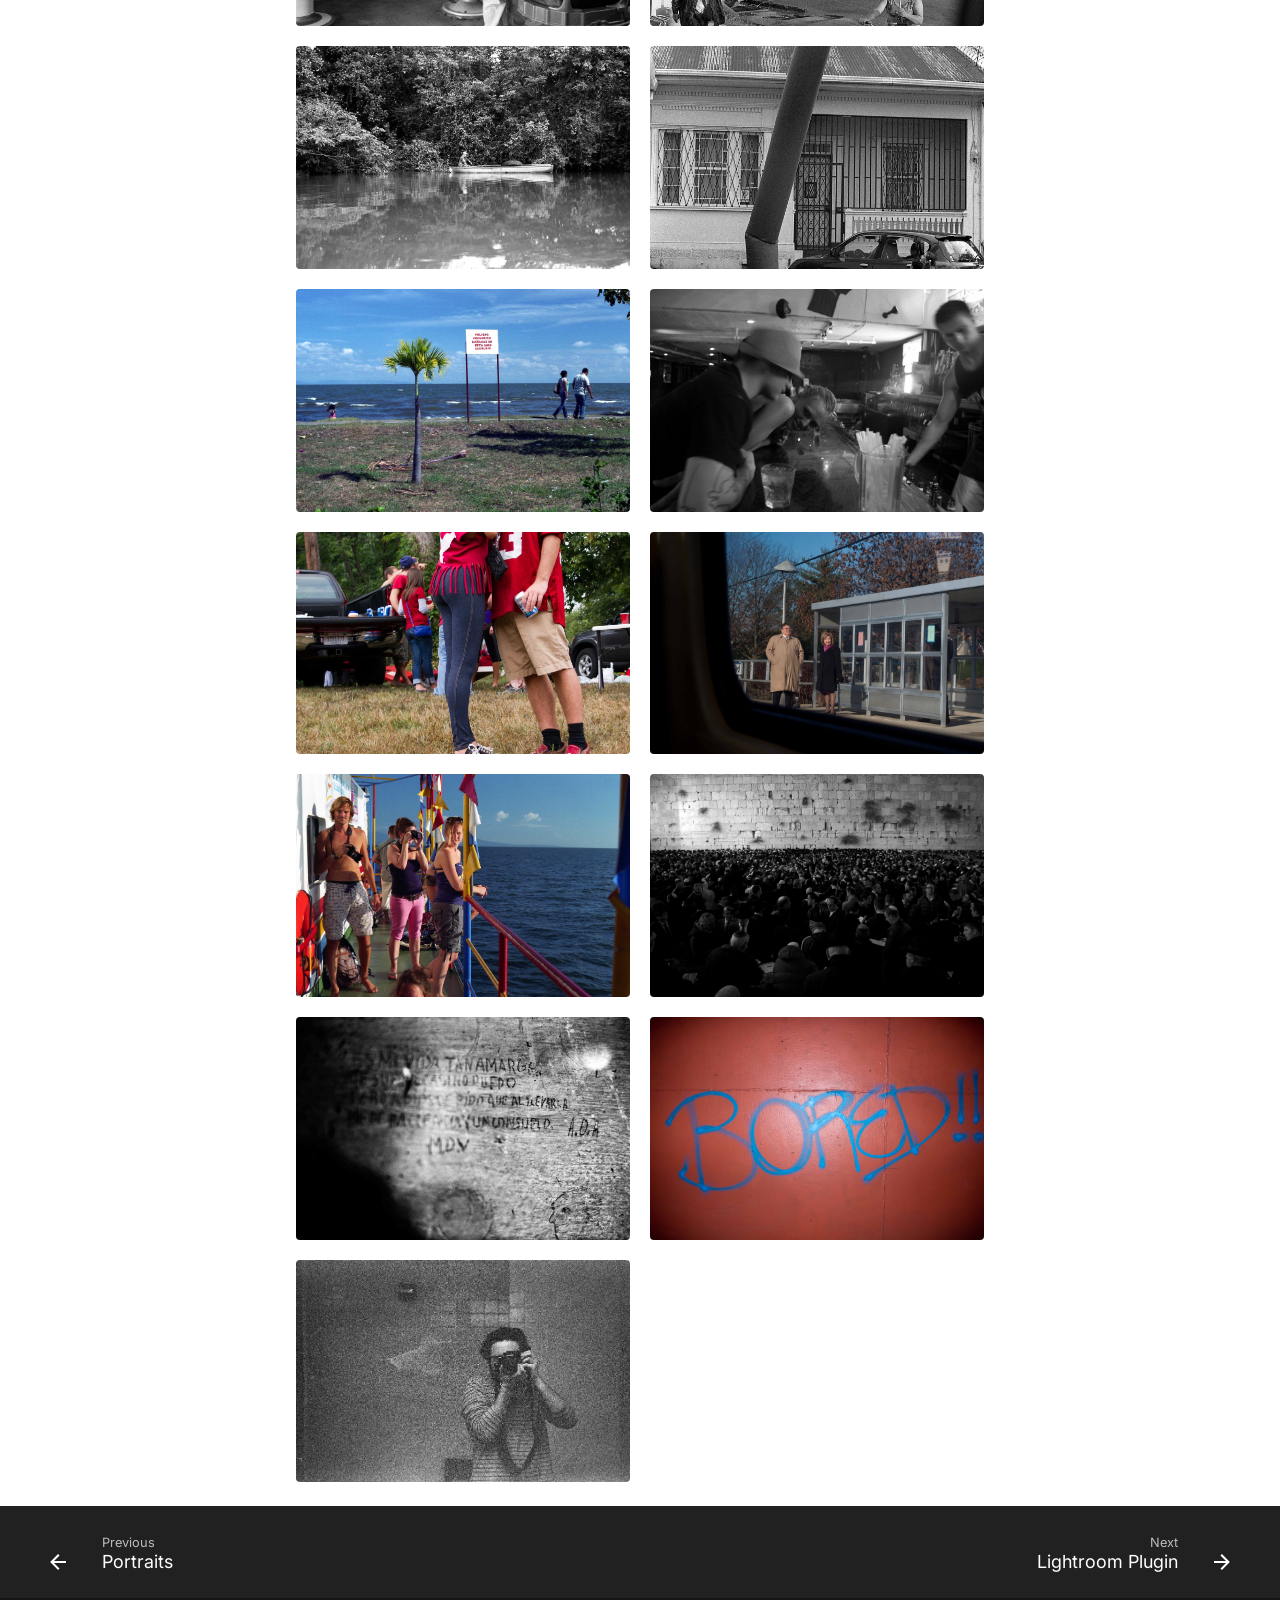
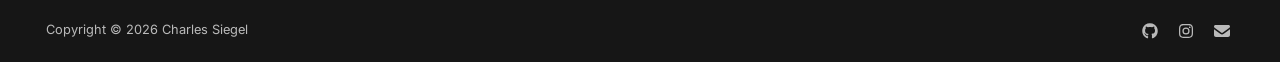
<file: portfolio/postcards/index.html>
<!doctype html>
<html lang="en" class="no-js">
  <head>
    
      <meta charset="utf-8">
      <meta name="viewport" content="width=device-width,initial-scale=1">
      
        <meta name="description" content="Photography, tools, and odds and ends.">
      
      
        <meta name="author" content="Charles Siegel">
      
      
        <link rel="canonical" href="https://docs.csiegel.photography/portfolio/postcards/">
      
      
        <link rel="prev" href="../portraits/">
      
      
        <link rel="next" href="../../plugin/">
      
      
        
      
      
      <link rel="icon" href="../../assets/images/favicon.png">
      <meta name="generator" content="mkdocs-1.6.1, mkdocs-material-9.7.7">
    
    
      
        <title>Postcards - C Siegel Photography</title>
      
    
    
      <link rel="stylesheet" href="../../assets/stylesheets/main.ec1eaa64.min.css">
      
        
        <link rel="stylesheet" href="../../assets/stylesheets/palette.ab4e12ef.min.css">
      
      


    
    
      
    
    
      
        
        
        <link rel="preconnect" href="https://fonts.gstatic.com" crossorigin>
        <link rel="stylesheet" href="https://fonts.googleapis.com/css?family=Inter:300,300i,400,400i,700,700i%7CJetBrains+Mono:400,400i,700,700i&display=fallback">
        <style>:root{--md-text-font:"Inter";--md-code-font:"JetBrains Mono"}</style>
      
    
    
      <link rel="stylesheet" href="../../assets/stylesheets/extra.css">
    
    <script>__md_scope=new URL("../..",location),__md_hash=e=>[...e].reduce(((e,_)=>(e<<5)-e+_.charCodeAt(0)),0),__md_get=(e,_=localStorage,t=__md_scope)=>JSON.parse(_.getItem(t.pathname+"."+e)),__md_set=(e,_,t=localStorage,a=__md_scope)=>{try{t.setItem(a.pathname+"."+e,JSON.stringify(_))}catch(e){}}</script>
    
      

    
    
   <link href="../../assets/stylesheets/glightbox.min.css" rel="stylesheet"/><style>
    html.glightbox-open { overflow: initial; height: 100%; }
    .gslide-title { margin-top: 0px; user-select: text; }
    .gslide-desc { color: #666; user-select: text; }
    .gslide-image img { background: white; }
    .gscrollbar-fixer { padding-right: 15px; }
    .gdesc-inner { font-size: 0.75rem; }
    body[data-md-color-scheme="slate"] .gdesc-inner { background: var(--md-default-bg-color);}
    body[data-md-color-scheme="slate"] .gslide-title { color: var(--md-default-fg-color);}
    body[data-md-color-scheme="slate"] .gslide-desc { color: var(--md-default-fg-color);}</style> <script src="../../assets/javascripts/glightbox.min.js"></script></head>
  
  
    
    
      
    
    
    
    
    <body dir="ltr" data-md-color-scheme="default" data-md-color-primary="indigo" data-md-color-accent="indigo">
  
    
    <input class="md-toggle" data-md-toggle="drawer" type="checkbox" id="__drawer" autocomplete="off">
    <input class="md-toggle" data-md-toggle="search" type="checkbox" id="__search" autocomplete="off">
    <label class="md-overlay" for="__drawer"></label>
    <div data-md-component="skip">
      
        
        <a href="#postcards" class="md-skip">
          Skip to content
        </a>
      
    </div>
    <div data-md-component="announce">
      
    </div>
    
    
      

  

<header class="md-header md-header--shadow md-header--lifted" data-md-component="header">
  <nav class="md-header__inner md-grid" aria-label="Header">
    <a href="../.." title="C Siegel Photography" class="md-header__button md-logo" aria-label="C Siegel Photography" data-md-component="logo">
      
  
  <svg xmlns="http://www.w3.org/2000/svg" viewBox="0 0 24 24"><path d="M12 8a3 3 0 0 0 3-3 3 3 0 0 0-3-3 3 3 0 0 0-3 3 3 3 0 0 0 3 3m0 3.54C9.64 9.35 6.5 8 3 8v11c3.5 0 6.64 1.35 9 3.54 2.36-2.19 5.5-3.54 9-3.54V8c-3.5 0-6.64 1.35-9 3.54"/></svg>

    </a>
    <label class="md-header__button md-icon" for="__drawer">
      
      <svg xmlns="http://www.w3.org/2000/svg" viewBox="0 0 24 24"><path d="M3 6h18v2H3zm0 5h18v2H3zm0 5h18v2H3z"/></svg>
    </label>
    <div class="md-header__title" data-md-component="header-title">
      <div class="md-header__ellipsis">
        <div class="md-header__topic">
          <span class="md-ellipsis">
            C Siegel Photography
          </span>
        </div>
        <div class="md-header__topic" data-md-component="header-topic">
          <span class="md-ellipsis">
            
              Postcards
            
          </span>
        </div>
      </div>
    </div>
    
      
        <form class="md-header__option" data-md-component="palette">
  
    
    
    
    <input class="md-option" data-md-color-media="(prefers-color-scheme)" data-md-color-scheme="default" data-md-color-primary="indigo" data-md-color-accent="indigo"  aria-label="Switch to light mode"  type="radio" name="__palette" id="__palette_0">
    
      <label class="md-header__button md-icon" title="Switch to light mode" for="__palette_1" hidden>
        <svg xmlns="http://www.w3.org/2000/svg" viewBox="0 0 24 24"><path d="m14.3 16-.7-2h-3.2l-.7 2H7.8L11 7h2l3.2 9zM20 8.69V4h-4.69L12 .69 8.69 4H4v4.69L.69 12 4 15.31V20h4.69L12 23.31 15.31 20H20v-4.69L23.31 12zm-9.15 3.96h2.3L12 9z"/></svg>
      </label>
    
  
    
    
    
    <input class="md-option" data-md-color-media="(prefers-color-scheme: light)" data-md-color-scheme="default" data-md-color-primary="black" data-md-color-accent="deep-orange"  aria-label="Switch to dark mode"  type="radio" name="__palette" id="__palette_1">
    
      <label class="md-header__button md-icon" title="Switch to dark mode" for="__palette_2" hidden>
        <svg xmlns="http://www.w3.org/2000/svg" viewBox="0 0 24 24"><path d="M12 8a4 4 0 0 0-4 4 4 4 0 0 0 4 4 4 4 0 0 0 4-4 4 4 0 0 0-4-4m0 10a6 6 0 0 1-6-6 6 6 0 0 1 6-6 6 6 0 0 1 6 6 6 6 0 0 1-6 6m8-9.31V4h-4.69L12 .69 8.69 4H4v4.69L.69 12 4 15.31V20h4.69L12 23.31 15.31 20H20v-4.69L23.31 12z"/></svg>
      </label>
    
  
    
    
    
    <input class="md-option" data-md-color-media="(prefers-color-scheme: dark)" data-md-color-scheme="slate" data-md-color-primary="black" data-md-color-accent="deep-orange"  aria-label="Switch to system preference"  type="radio" name="__palette" id="__palette_2">
    
      <label class="md-header__button md-icon" title="Switch to system preference" for="__palette_0" hidden>
        <svg xmlns="http://www.w3.org/2000/svg" viewBox="0 0 24 24"><path d="M12 18c-.89 0-1.74-.2-2.5-.55C11.56 16.5 13 14.42 13 12s-1.44-4.5-3.5-5.45C10.26 6.2 11.11 6 12 6a6 6 0 0 1 6 6 6 6 0 0 1-6 6m8-9.31V4h-4.69L12 .69 8.69 4H4v4.69L.69 12 4 15.31V20h4.69L12 23.31 15.31 20H20v-4.69L23.31 12z"/></svg>
      </label>
    
  
</form>
      
    
    
      <script>var palette=__md_get("__palette");if(palette&&palette.color){if("(prefers-color-scheme)"===palette.color.media){var media=matchMedia("(prefers-color-scheme: light)"),input=document.querySelector(media.matches?"[data-md-color-media='(prefers-color-scheme: light)']":"[data-md-color-media='(prefers-color-scheme: dark)']");palette.color.media=input.getAttribute("data-md-color-media"),palette.color.scheme=input.getAttribute("data-md-color-scheme"),palette.color.primary=input.getAttribute("data-md-color-primary"),palette.color.accent=input.getAttribute("data-md-color-accent")}for(var[key,value]of Object.entries(palette.color))document.body.setAttribute("data-md-color-"+key,value)}</script>
    
    
    
      
      
        <label class="md-header__button md-icon" for="__search">
          
          <svg xmlns="http://www.w3.org/2000/svg" viewBox="0 0 24 24"><path d="M9.5 3A6.5 6.5 0 0 1 16 9.5c0 1.61-.59 3.09-1.56 4.23l.27.27h.79l5 5-1.5 1.5-5-5v-.79l-.27-.27A6.52 6.52 0 0 1 9.5 16 6.5 6.5 0 0 1 3 9.5 6.5 6.5 0 0 1 9.5 3m0 2C7 5 5 7 5 9.5S7 14 9.5 14 14 12 14 9.5 12 5 9.5 5"/></svg>
        </label>
        <div class="md-search" data-md-component="search" role="dialog">
  <label class="md-search__overlay" for="__search"></label>
  <div class="md-search__inner" role="search">
    <form class="md-search__form" name="search">
      <input type="text" class="md-search__input" name="query" aria-label="Search" placeholder="Search" autocapitalize="off" autocorrect="off" autocomplete="off" spellcheck="false" data-md-component="search-query" required>
      <label class="md-search__icon md-icon" for="__search">
        
        <svg xmlns="http://www.w3.org/2000/svg" viewBox="0 0 24 24"><path d="M9.5 3A6.5 6.5 0 0 1 16 9.5c0 1.61-.59 3.09-1.56 4.23l.27.27h.79l5 5-1.5 1.5-5-5v-.79l-.27-.27A6.52 6.52 0 0 1 9.5 16 6.5 6.5 0 0 1 3 9.5 6.5 6.5 0 0 1 9.5 3m0 2C7 5 5 7 5 9.5S7 14 9.5 14 14 12 14 9.5 12 5 9.5 5"/></svg>
        
        <svg xmlns="http://www.w3.org/2000/svg" viewBox="0 0 24 24"><path d="M20 11v2H8l5.5 5.5-1.42 1.42L4.16 12l7.92-7.92L13.5 5.5 8 11z"/></svg>
      </label>
      <nav class="md-search__options" aria-label="Search">
        
          <a href="javascript:void(0)" class="md-search__icon md-icon" title="Share" aria-label="Share" data-clipboard data-clipboard-text="" data-md-component="search-share" tabindex="-1">
            
            <svg xmlns="http://www.w3.org/2000/svg" viewBox="0 0 24 24"><path d="M18 16.08c-.76 0-1.44.3-1.96.77L8.91 12.7c.05-.23.09-.46.09-.7s-.04-.47-.09-.7l7.05-4.11c.54.5 1.25.81 2.04.81a3 3 0 0 0 3-3 3 3 0 0 0-3-3 3 3 0 0 0-3 3c0 .24.04.47.09.7L8.04 9.81C7.5 9.31 6.79 9 6 9a3 3 0 0 0-3 3 3 3 0 0 0 3 3c.79 0 1.5-.31 2.04-.81l7.12 4.15c-.05.21-.08.43-.08.66 0 1.61 1.31 2.91 2.92 2.91s2.92-1.3 2.92-2.91A2.92 2.92 0 0 0 18 16.08"/></svg>
          </a>
        
        <button type="reset" class="md-search__icon md-icon" title="Clear" aria-label="Clear" tabindex="-1">
          
          <svg xmlns="http://www.w3.org/2000/svg" viewBox="0 0 24 24"><path d="M19 6.41 17.59 5 12 10.59 6.41 5 5 6.41 10.59 12 5 17.59 6.41 19 12 13.41 17.59 19 19 17.59 13.41 12z"/></svg>
        </button>
      </nav>
      
        <div class="md-search__suggest" data-md-component="search-suggest"></div>
      
    </form>
    <div class="md-search__output">
      <div class="md-search__scrollwrap" tabindex="0" data-md-scrollfix>
        <div class="md-search-result" data-md-component="search-result">
          <div class="md-search-result__meta">
            Initializing search
          </div>
          <ol class="md-search-result__list" role="presentation"></ol>
        </div>
      </div>
    </div>
  </div>
</div>
      
    
    
      <div class="md-header__source">
        <a href="https://github.com/LunarLanded/lunarlanded.github.io" title="Go to repository" class="md-source" data-md-component="source">
  <div class="md-source__icon md-icon">
    
    <svg xmlns="http://www.w3.org/2000/svg" viewBox="0 0 512 512"><!--! Font Awesome Free 7.1.0 by @fontawesome - https://fontawesome.com License - https://fontawesome.com/license/free (Icons: CC BY 4.0, Fonts: SIL OFL 1.1, Code: MIT License) Copyright 2025 Fonticons, Inc.--><path d="M173.9 397.4c0 2-2.3 3.6-5.2 3.6-3.3.3-5.6-1.3-5.6-3.6 0-2 2.3-3.6 5.2-3.6 3-.3 5.6 1.3 5.6 3.6m-31.1-4.5c-.7 2 1.3 4.3 4.3 4.9 2.6 1 5.6 0 6.2-2s-1.3-4.3-4.3-5.2c-2.6-.7-5.5.3-6.2 2.3m44.2-1.7c-2.9.7-4.9 2.6-4.6 4.9.3 2 2.9 3.3 5.9 2.6 2.9-.7 4.9-2.6 4.6-4.6-.3-1.9-3-3.2-5.9-2.9M252.8 8C114.1 8 8 113.3 8 252c0 110.9 69.8 205.8 169.5 239.2 12.8 2.3 17.3-5.6 17.3-12.1 0-6.2-.3-40.4-.3-61.4 0 0-70 15-84.7-29.8 0 0-11.4-29.1-27.8-36.6 0 0-22.9-15.7 1.6-15.4 0 0 24.9 2 38.6 25.8 21.9 38.6 58.6 27.5 72.9 20.9 2.3-16 8.8-27.1 16-33.7-55.9-6.2-112.3-14.3-112.3-110.5 0-27.5 7.6-41.3 23.6-58.9-2.6-6.5-11.1-33.3 2.6-67.9 20.9-6.5 69 27 69 27 20-5.6 41.5-8.5 62.8-8.5s42.8 2.9 62.8 8.5c0 0 48.1-33.6 69-27 13.7 34.7 5.2 61.4 2.6 67.9 16 17.7 25.8 31.5 25.8 58.9 0 96.5-58.9 104.2-114.8 110.5 9.2 7.9 17 22.9 17 46.4 0 33.7-.3 75.4-.3 83.6 0 6.5 4.6 14.4 17.3 12.1C436.2 457.8 504 362.9 504 252 504 113.3 391.5 8 252.8 8M105.2 352.9c-1.3 1-1 3.3.7 5.2 1.6 1.6 3.9 2.3 5.2 1 1.3-1 1-3.3-.7-5.2-1.6-1.6-3.9-2.3-5.2-1m-10.8-8.1c-.7 1.3.3 2.9 2.3 3.9 1.6 1 3.6.7 4.3-.7.7-1.3-.3-2.9-2.3-3.9-2-.6-3.6-.3-4.3.7m32.4 35.6c-1.6 1.3-1 4.3 1.3 6.2 2.3 2.3 5.2 2.6 6.5 1 1.3-1.3.7-4.3-1.3-6.2-2.2-2.3-5.2-2.6-6.5-1m-11.4-14.7c-1.6 1-1.6 3.6 0 5.9s4.3 3.3 5.6 2.3c1.6-1.3 1.6-3.9 0-6.2-1.4-2.3-4-3.3-5.6-2"/></svg>
  </div>
  <div class="md-source__repository">
    lunarlanded.github.io
  </div>
</a>
      </div>
    
  </nav>
  
    
      
<nav class="md-tabs" aria-label="Tabs" data-md-component="tabs">
  <div class="md-grid">
    <ul class="md-tabs__list">
      
        
  
  
  
  
    <li class="md-tabs__item">
      <a href="../.." class="md-tabs__link">
        
  
  
    
  
  Home

      </a>
    </li>
  

      
        
  
  
  
    
  
  
    
    
      <li class="md-tabs__item md-tabs__item--active">
        <a href="../" class="md-tabs__link">
          
  
  
    
  
  Portfolio

        </a>
      </li>
    
  

      
        
  
  
  
  
    
    
      <li class="md-tabs__item">
        <a href="../../plugin/" class="md-tabs__link">
          
  
  
    
  
  Lightroom Plugin

        </a>
      </li>
    
  

      
        
  
  
  
  
    
    
      <li class="md-tabs__item">
        <a href="../../about/" class="md-tabs__link">
          
  
  
    
  
  About

        </a>
      </li>
    
  

      
    </ul>
  </div>
</nav>
    
  
</header>
    
    <div class="md-container" data-md-component="container">
      
      
        
      
      <main class="md-main" data-md-component="main">
        <div class="md-main__inner md-grid">
          
            
              
              <div class="md-sidebar md-sidebar--primary" data-md-component="sidebar" data-md-type="navigation" >
                <div class="md-sidebar__scrollwrap">
                  <div class="md-sidebar__inner">
                    


  


<nav class="md-nav md-nav--primary md-nav--lifted" aria-label="Navigation" data-md-level="0">
  <label class="md-nav__title" for="__drawer">
    <a href="../.." title="C Siegel Photography" class="md-nav__button md-logo" aria-label="C Siegel Photography" data-md-component="logo">
      
  
  <svg xmlns="http://www.w3.org/2000/svg" viewBox="0 0 24 24"><path d="M12 8a3 3 0 0 0 3-3 3 3 0 0 0-3-3 3 3 0 0 0-3 3 3 3 0 0 0 3 3m0 3.54C9.64 9.35 6.5 8 3 8v11c3.5 0 6.64 1.35 9 3.54 2.36-2.19 5.5-3.54 9-3.54V8c-3.5 0-6.64 1.35-9 3.54"/></svg>

    </a>
    C Siegel Photography
  </label>
  
    <div class="md-nav__source">
      <a href="https://github.com/LunarLanded/lunarlanded.github.io" title="Go to repository" class="md-source" data-md-component="source">
  <div class="md-source__icon md-icon">
    
    <svg xmlns="http://www.w3.org/2000/svg" viewBox="0 0 512 512"><!--! Font Awesome Free 7.1.0 by @fontawesome - https://fontawesome.com License - https://fontawesome.com/license/free (Icons: CC BY 4.0, Fonts: SIL OFL 1.1, Code: MIT License) Copyright 2025 Fonticons, Inc.--><path d="M173.9 397.4c0 2-2.3 3.6-5.2 3.6-3.3.3-5.6-1.3-5.6-3.6 0-2 2.3-3.6 5.2-3.6 3-.3 5.6 1.3 5.6 3.6m-31.1-4.5c-.7 2 1.3 4.3 4.3 4.9 2.6 1 5.6 0 6.2-2s-1.3-4.3-4.3-5.2c-2.6-.7-5.5.3-6.2 2.3m44.2-1.7c-2.9.7-4.9 2.6-4.6 4.9.3 2 2.9 3.3 5.9 2.6 2.9-.7 4.9-2.6 4.6-4.6-.3-1.9-3-3.2-5.9-2.9M252.8 8C114.1 8 8 113.3 8 252c0 110.9 69.8 205.8 169.5 239.2 12.8 2.3 17.3-5.6 17.3-12.1 0-6.2-.3-40.4-.3-61.4 0 0-70 15-84.7-29.8 0 0-11.4-29.1-27.8-36.6 0 0-22.9-15.7 1.6-15.4 0 0 24.9 2 38.6 25.8 21.9 38.6 58.6 27.5 72.9 20.9 2.3-16 8.8-27.1 16-33.7-55.9-6.2-112.3-14.3-112.3-110.5 0-27.5 7.6-41.3 23.6-58.9-2.6-6.5-11.1-33.3 2.6-67.9 20.9-6.5 69 27 69 27 20-5.6 41.5-8.5 62.8-8.5s42.8 2.9 62.8 8.5c0 0 48.1-33.6 69-27 13.7 34.7 5.2 61.4 2.6 67.9 16 17.7 25.8 31.5 25.8 58.9 0 96.5-58.9 104.2-114.8 110.5 9.2 7.9 17 22.9 17 46.4 0 33.7-.3 75.4-.3 83.6 0 6.5 4.6 14.4 17.3 12.1C436.2 457.8 504 362.9 504 252 504 113.3 391.5 8 252.8 8M105.2 352.9c-1.3 1-1 3.3.7 5.2 1.6 1.6 3.9 2.3 5.2 1 1.3-1 1-3.3-.7-5.2-1.6-1.6-3.9-2.3-5.2-1m-10.8-8.1c-.7 1.3.3 2.9 2.3 3.9 1.6 1 3.6.7 4.3-.7.7-1.3-.3-2.9-2.3-3.9-2-.6-3.6-.3-4.3.7m32.4 35.6c-1.6 1.3-1 4.3 1.3 6.2 2.3 2.3 5.2 2.6 6.5 1 1.3-1.3.7-4.3-1.3-6.2-2.2-2.3-5.2-2.6-6.5-1m-11.4-14.7c-1.6 1-1.6 3.6 0 5.9s4.3 3.3 5.6 2.3c1.6-1.3 1.6-3.9 0-6.2-1.4-2.3-4-3.3-5.6-2"/></svg>
  </div>
  <div class="md-source__repository">
    lunarlanded.github.io
  </div>
</a>
    </div>
  
  <ul class="md-nav__list" data-md-scrollfix>
    
      
      
  
  
  
  
    <li class="md-nav__item">
      <a href="../.." class="md-nav__link">
        
  
  
  <span class="md-ellipsis">
    
  
    Home
  

    
  </span>
  
  

      </a>
    </li>
  

    
      
      
  
  
    
  
  
  
    
    
      
        
          
        
      
        
      
        
      
        
      
    
    
    
      
        
        
      
      
        
      
    
    
    <li class="md-nav__item md-nav__item--active md-nav__item--section md-nav__item--nested">
      
        
        
        <input class="md-nav__toggle md-toggle " type="checkbox" id="__nav_2" checked>
        
          
          <div class="md-nav__link md-nav__container">
            <a href="../" class="md-nav__link ">
              
  
  
  <span class="md-ellipsis">
    
  
    Portfolio
  

    
  </span>
  
  

            </a>
            
              
              <label class="md-nav__link " for="__nav_2" id="__nav_2_label" tabindex="">
                <span class="md-nav__icon md-icon"></span>
              </label>
            
          </div>
        
        <nav class="md-nav" data-md-level="1" aria-labelledby="__nav_2_label" aria-expanded="true">
          <label class="md-nav__title" for="__nav_2">
            <span class="md-nav__icon md-icon"></span>
            
  
    Portfolio
  

          </label>
          <ul class="md-nav__list" data-md-scrollfix>
            
              
            
              
                
  
  
  
  
    <li class="md-nav__item">
      <a href="../landscapes/" class="md-nav__link">
        
  
  
  <span class="md-ellipsis">
    
  
    Landscapes
  

    
  </span>
  
  

      </a>
    </li>
  

              
            
              
                
  
  
  
  
    <li class="md-nav__item">
      <a href="../portraits/" class="md-nav__link">
        
  
  
  <span class="md-ellipsis">
    
  
    Portraits
  

    
  </span>
  
  

      </a>
    </li>
  

              
            
              
                
  
  
    
  
  
  
    <li class="md-nav__item md-nav__item--active">
      
      <input class="md-nav__toggle md-toggle" type="checkbox" id="__toc">
      
      
        
      
      
      <a href="./" class="md-nav__link md-nav__link--active">
        
  
  
  <span class="md-ellipsis">
    
  
    Postcards
  

    
  </span>
  
  

      </a>
      
    </li>
  

              
            
          </ul>
        </nav>
      
    </li>
  

    
      
      
  
  
  
  
    
    
      
        
          
        
      
        
      
        
      
        
      
        
      
    
    
    
      
      
        
      
    
    
    <li class="md-nav__item md-nav__item--nested">
      
        
        
        <input class="md-nav__toggle md-toggle " type="checkbox" id="__nav_3" >
        
          
          <div class="md-nav__link md-nav__container">
            <a href="../../plugin/" class="md-nav__link ">
              
  
  
  <span class="md-ellipsis">
    
  
    Lightroom Plugin
  

    
  </span>
  
  

            </a>
            
              
              <label class="md-nav__link " for="__nav_3" id="__nav_3_label" tabindex="0">
                <span class="md-nav__icon md-icon"></span>
              </label>
            
          </div>
        
        <nav class="md-nav" data-md-level="1" aria-labelledby="__nav_3_label" aria-expanded="false">
          <label class="md-nav__title" for="__nav_3">
            <span class="md-nav__icon md-icon"></span>
            
  
    Lightroom Plugin
  

          </label>
          <ul class="md-nav__list" data-md-scrollfix>
            
              
            
              
                
  
  
  
  
    <li class="md-nav__item">
      <a href="../../plugin/installation/" class="md-nav__link">
        
  
  
  <span class="md-ellipsis">
    
  
    Installation
  

    
  </span>
  
  

      </a>
    </li>
  

              
            
              
                
  
  
  
  
    <li class="md-nav__item">
      <a href="../../plugin/usage/" class="md-nav__link">
        
  
  
  <span class="md-ellipsis">
    
  
    Usage
  

    
  </span>
  
  

      </a>
    </li>
  

              
            
              
                
  
  
  
  
    <li class="md-nav__item">
      <a href="../../plugin/changelog/" class="md-nav__link">
        
  
  
  <span class="md-ellipsis">
    
  
    Changelog
  

    
  </span>
  
  

      </a>
    </li>
  

              
            
              
                
  
  
  
  
    <li class="md-nav__item">
      <a href="../../plugin/faq/" class="md-nav__link">
        
  
  
  <span class="md-ellipsis">
    
  
    FAQ
  

    
  </span>
  
  

      </a>
    </li>
  

              
            
          </ul>
        </nav>
      
    </li>
  

    
      
      
  
  
  
  
    
    
      
        
          
        
      
        
      
        
      
    
    
    
      
      
        
      
    
    
    <li class="md-nav__item md-nav__item--nested">
      
        
        
        <input class="md-nav__toggle md-toggle " type="checkbox" id="__nav_4" >
        
          
          <div class="md-nav__link md-nav__container">
            <a href="../../about/" class="md-nav__link ">
              
  
  
  <span class="md-ellipsis">
    
  
    About
  

    
  </span>
  
  

            </a>
            
              
              <label class="md-nav__link " for="__nav_4" id="__nav_4_label" tabindex="0">
                <span class="md-nav__icon md-icon"></span>
              </label>
            
          </div>
        
        <nav class="md-nav" data-md-level="1" aria-labelledby="__nav_4_label" aria-expanded="false">
          <label class="md-nav__title" for="__nav_4">
            <span class="md-nav__icon md-icon"></span>
            
  
    About
  

          </label>
          <ul class="md-nav__list" data-md-scrollfix>
            
              
            
              
                
  
  
  
  
    <li class="md-nav__item">
      <a href="../../about/contact/" class="md-nav__link">
        
  
  
  <span class="md-ellipsis">
    
  
    Contact
  

    
  </span>
  
  

      </a>
    </li>
  

              
            
              
                
  
  
  
  
    <li class="md-nav__item">
      <a href="../../about/licensing/" class="md-nav__link">
        
  
  
  <span class="md-ellipsis">
    
  
    Licensing
  

    
  </span>
  
  

      </a>
    </li>
  

              
            
          </ul>
        </nav>
      
    </li>
  

    
  </ul>
</nav>
                  </div>
                </div>
              </div>
            
            
              
              <div class="md-sidebar md-sidebar--secondary" data-md-component="sidebar" data-md-type="toc" >
                <div class="md-sidebar__scrollwrap">
                  <div class="md-sidebar__inner">
                    

<nav class="md-nav md-nav--secondary" aria-label="Table of contents">
  
  
  
    
  
  
</nav>
                  </div>
                </div>
              </div>
            
          
          
            <div class="md-content" data-md-component="content">
              
              <article class="md-content__inner md-typeset">
                
                  


  
    <a href="https://github.com/LunarLanded/lunarlanded.github.io/edit/main/docs/portfolio/postcards.md" title="Edit this page" class="md-content__button md-icon" rel="edit">
      
      <svg xmlns="http://www.w3.org/2000/svg" viewBox="0 0 24 24"><path d="M10 20H6V4h7v5h5v3.1l2-2V8l-6-6H6c-1.1 0-2 .9-2 2v16c0 1.1.9 2 2 2h4zm10.2-7c.1 0 .3.1.4.2l1.3 1.3c.2.2.2.6 0 .8l-1 1-2.1-2.1 1-1c.1-.1.2-.2.4-.2m0 3.9L14.1 23H12v-2.1l6.1-6.1z"/></svg>
    </a>
  
  


<h1 id="postcards">Postcards<a class="headerlink" href="#postcards" title="Anchor link to this section">&para;</a></h1>
<p>Thirty-five places, one frame each. It opens on empty country — an iceberg at El Calafate, the gravel plain of the Skeleton Coast — and fills up with people the further in you get, until the last frame is just me in a window with the camera up.</p>
<div class="gallery">
<p><a class="glightbox" href="../../assets/images/postcards/postcard-01.jpg" data-type="image" data-width="100%" data-height="auto" data-title="El Calafate, Argentina" data-desc-position="bottom"><img alt="El Calafate, Argentina" loading="lazy" src="../../assets/images/postcards/postcard-01.jpg" /></a></p>
<p><a class="glightbox" href="../../assets/images/postcards/postcard-02.jpg" data-type="image" data-width="100%" data-height="auto" data-title="Skeleton Coast, Namibia" data-desc-position="bottom"><img alt="Skeleton Coast, Namibia" loading="lazy" src="../../assets/images/postcards/postcard-02.jpg" /></a></p>
<p><a class="glightbox" href="../../assets/images/postcards/postcard-03.jpg" data-type="image" data-width="100%" data-height="auto" data-title="Big Sky, Montana" data-desc-position="bottom"><img alt="Big Sky, Montana" loading="lazy" src="../../assets/images/postcards/postcard-03.jpg" /></a></p>
<p><a class="glightbox" href="../../assets/images/postcards/postcard-04.jpg" data-type="image" data-width="100%" data-height="auto" data-title="Mt. Evans, CO" data-desc-position="bottom"><img alt="Mt. Evans, CO" loading="lazy" src="../../assets/images/postcards/postcard-04.jpg" /></a></p>
<p><a class="glightbox" href="../../assets/images/postcards/postcard-05.jpg" data-type="image" data-width="100%" data-height="auto" data-title="Brown County, IN" data-desc-position="bottom"><img alt="Brown County, IN" loading="lazy" src="../../assets/images/postcards/postcard-05.jpg" /></a></p>
<p><a class="glightbox" href="../../assets/images/postcards/postcard-06.jpg" data-type="image" data-width="100%" data-height="auto" data-title="Memorial Union, Bloomington, IN" data-desc-position="bottom"><img alt="Memorial Union, Bloomington, IN" loading="lazy" src="../../assets/images/postcards/postcard-06.jpg" /></a></p>
<p><a class="glightbox" href="../../assets/images/postcards/postcard-07.jpg" data-type="image" data-width="100%" data-height="auto" data-title="Buenos Aires, Argentina" data-desc-position="bottom"><img alt="Buenos Aires, Argentina" loading="lazy" src="../../assets/images/postcards/postcard-07.jpg" /></a></p>
<p><a class="glightbox" href="../../assets/images/postcards/postcard-08.jpg" data-type="image" data-width="100%" data-height="auto" data-title="Sarasota, FL" data-desc-position="bottom"><img alt="Sarasota, FL" loading="lazy" src="../../assets/images/postcards/postcard-08.jpg" /></a></p>
<p><a class="glightbox" href="../../assets/images/postcards/postcard-09.jpg" data-type="image" data-width="100%" data-height="auto" data-title="Mt. Rainier, WA" data-desc-position="bottom"><img alt="Mt. Rainier, WA" loading="lazy" src="../../assets/images/postcards/postcard-09.jpg" /></a></p>
<p><a class="glightbox" href="../../assets/images/postcards/postcard-10.jpg" data-type="image" data-width="100%" data-height="auto" data-title="Why did the chicken? El Bluff, Nicaragua" data-desc-position="bottom"><img alt="Why did the chicken? El Bluff, Nicaragua" loading="lazy" src="../../assets/images/postcards/postcard-10.jpg" /></a></p>
<p><a class="glightbox" href="../../assets/images/postcards/postcard-11.jpg" data-type="image" data-width="100%" data-height="auto" data-title="Matagalpa, Nicaragua" data-desc-position="bottom"><img alt="Matagalpa, Nicaragua" loading="lazy" src="../../assets/images/postcards/postcard-11.jpg" /></a></p>
<p><a class="glightbox" href="../../assets/images/postcards/postcard-12.jpg" data-type="image" data-width="100%" data-height="auto" data-title="Tel Aviv, Israel" data-desc-position="bottom"><img alt="Tel Aviv, Israel" loading="lazy" src="../../assets/images/postcards/postcard-12.jpg" /></a></p>
<p><a class="glightbox" href="../../assets/images/postcards/postcard-13.jpg" data-type="image" data-width="100%" data-height="auto" data-title="Mall, Cape Town, South Africa" data-desc-position="bottom"><img alt="Mall, Cape Town, South Africa" loading="lazy" src="../../assets/images/postcards/postcard-13.jpg" /></a></p>
<p><a class="glightbox" href="../../assets/images/postcards/postcard-14.jpg" data-type="image" data-width="100%" data-height="auto" data-title="Bryant Park, NYC" data-desc-position="bottom"><img alt="Bryant Park, NYC" loading="lazy" src="../../assets/images/postcards/postcard-14.jpg" /></a></p>
<p><a class="glightbox" href="../../assets/images/postcards/postcard-15.jpg" data-type="image" data-width="100%" data-height="auto" data-title="The Shuk, Jerusalem, Israel" data-desc-position="bottom"><img alt="The Shuk, Jerusalem, Israel" loading="lazy" src="../../assets/images/postcards/postcard-15.jpg" /></a></p>
<p><a class="glightbox" href="../../assets/images/postcards/postcard-16.jpg" data-type="image" data-width="100%" data-height="auto" data-title="July 4th Police Barricade, NYC" data-desc-position="bottom"><img alt="July 4th Police Barricade, NYC" loading="lazy" src="../../assets/images/postcards/postcard-16.jpg" /></a></p>
<p><a class="glightbox" href="../../assets/images/postcards/postcard-17.jpg" data-type="image" data-width="100%" data-height="auto" data-title="Road Block, Rancho Grande, Nicaragua" data-desc-position="bottom"><img alt="Road Block, Rancho Grande, Nicaragua" loading="lazy" src="../../assets/images/postcards/postcard-17.jpg" /></a></p>
<p><a class="glightbox" href="../../assets/images/postcards/postcard-18.jpg" data-type="image" data-width="100%" data-height="auto" data-title="Tailgate, Bloomington, IN" data-desc-position="bottom"><img alt="Tailgate, Bloomington, IN" loading="lazy" src="../../assets/images/postcards/postcard-18.jpg" /></a></p>
<p><a class="glightbox" href="../../assets/images/postcards/postcard-19.jpg" data-type="image" data-width="100%" data-height="auto" data-title="Matagalpa, Nicaragua" data-desc-position="bottom"><img alt="Matagalpa, Nicaragua" loading="lazy" src="../../assets/images/postcards/postcard-19.jpg" /></a></p>
<p><a class="glightbox" href="../../assets/images/postcards/postcard-20.jpg" data-type="image" data-width="100%" data-height="auto" data-title="Kuisebmond, Namibia" data-desc-position="bottom"><img alt="Kuisebmond, Namibia" loading="lazy" src="../../assets/images/postcards/postcard-20.jpg" /></a></p>
<p><a class="glightbox" href="../../assets/images/postcards/postcard-21.jpg" data-type="image" data-width="100%" data-height="auto" data-title="Matagalpa, Nicaragua" data-desc-position="bottom"><img alt="Matagalpa, Nicaragua" loading="lazy" src="../../assets/images/postcards/postcard-21.jpg" /></a></p>
<p><a class="glightbox" href="../../assets/images/postcards/postcard-22.jpg" data-type="image" data-width="100%" data-height="auto" data-title="Seattle, WA" data-desc-position="bottom"><img alt="Seattle, WA" loading="lazy" src="../../assets/images/postcards/postcard-22.jpg" /></a></p>
<p><a class="glightbox" href="../../assets/images/postcards/postcard-23.jpg" data-type="image" data-width="100%" data-height="auto" data-title="Bluefields, Nicaragua" data-desc-position="bottom"><img alt="Bluefields, Nicaragua" loading="lazy" src="../../assets/images/postcards/postcard-23.jpg" /></a></p>
<p><a class="glightbox" href="../../assets/images/postcards/postcard-24.jpg" data-type="image" data-width="100%" data-height="auto" data-title="Osa Peninsula, Costa Rica" data-desc-position="bottom"><img alt="Osa Peninsula, Costa Rica" loading="lazy" src="../../assets/images/postcards/postcard-24.jpg" /></a></p>
<p><a class="glightbox" href="../../assets/images/postcards/postcard-25.jpg" data-type="image" data-width="100%" data-height="auto" data-title="Rio San Juan, Nicaragua" data-desc-position="bottom"><img alt="Rio San Juan, Nicaragua" loading="lazy" src="../../assets/images/postcards/postcard-25.jpg" /></a></p>
<p><a class="glightbox" href="../../assets/images/postcards/postcard-26.jpg" data-type="image" data-width="100%" data-height="auto" data-title="San Jose, Costa Rica" data-desc-position="bottom"><img alt="San Jose, Costa Rica" loading="lazy" src="../../assets/images/postcards/postcard-26.jpg" /></a></p>
<p><a class="glightbox" href="../../assets/images/postcards/postcard-27.jpg" data-type="image" data-width="100%" data-height="auto" data-title="Granada, Nicaragua" data-desc-position="bottom"><img alt="Granada, Nicaragua" loading="lazy" src="../../assets/images/postcards/postcard-27.jpg" /></a></p>
<p><a class="glightbox" href="../../assets/images/postcards/postcard-28.jpg" data-type="image" data-width="100%" data-height="auto" data-title="Bloomington, IN" data-desc-position="bottom"><img alt="Bloomington, IN" loading="lazy" src="../../assets/images/postcards/postcard-28.jpg" /></a></p>
<p><a class="glightbox" href="../../assets/images/postcards/postcard-29.jpg" data-type="image" data-width="100%" data-height="auto" data-title="Baby Got Back but Dude Ain't Got no Game: Bloomington, IN" data-desc-position="bottom"><img alt="Baby Got Back but Dude Ain't Got no Game: Bloomington, IN" loading="lazy" src="../../assets/images/postcards/postcard-29.jpg" /></a></p>
<p><a class="glightbox" href="../../assets/images/postcards/postcard-30.jpg" data-type="image" data-width="100%" data-height="auto" data-title="Nassau County, NY" data-desc-position="bottom"><img alt="Nassau County, NY" loading="lazy" src="../../assets/images/postcards/postcard-30.jpg" /></a></p>
<p><a class="glightbox" href="../../assets/images/postcards/postcard-31.jpg" data-type="image" data-width="100%" data-height="auto" data-title="Ometepe, Nicaragua" data-desc-position="bottom"><img alt="Ometepe, Nicaragua" loading="lazy" src="../../assets/images/postcards/postcard-31.jpg" /></a></p>
<p><a class="glightbox" href="../../assets/images/postcards/postcard-32.jpg" data-type="image" data-width="100%" data-height="auto" data-title="Western Wall, Jerusalem, Israel" data-desc-position="bottom"><img alt="Western Wall, Jerusalem, Israel" loading="lazy" src="../../assets/images/postcards/postcard-32.jpg" /></a></p>
<p><a class="glightbox" href="../../assets/images/postcards/postcard-33.jpg" data-type="image" data-width="100%" data-height="auto" data-title="Prison, San Jose, Costa Rica" data-desc-position="bottom"><img alt="Prison, San Jose, Costa Rica" loading="lazy" src="../../assets/images/postcards/postcard-33.jpg" /></a></p>
<p><a class="glightbox" href="../../assets/images/postcards/postcard-34.jpg" data-type="image" data-width="100%" data-height="auto" data-title="Brooklyn, NYC" data-desc-position="bottom"><img alt="Brooklyn, NYC" loading="lazy" src="../../assets/images/postcards/postcard-34.jpg" /></a></p>
<p><a class="glightbox" href="../../assets/images/postcards/postcard-35.jpg" data-type="image" data-width="100%" data-height="auto" data-title="Self Reflection with a Nikon SLR" data-desc-position="bottom"><img alt="Self Reflection with a Nikon SLR" loading="lazy" src="../../assets/images/postcards/postcard-35.jpg" /></a></p>
</div>












                
              </article>
            </div>
          
          
  <script>var tabs=__md_get("__tabs");if(Array.isArray(tabs))e:for(var set of document.querySelectorAll(".tabbed-set")){var labels=set.querySelector(".tabbed-labels");for(var tab of tabs)for(var label of labels.getElementsByTagName("label"))if(label.innerText.trim()===tab){var input=document.getElementById(label.htmlFor);input.checked=!0;continue e}}</script>

<script>var target=document.getElementById(location.hash.slice(1));target&&target.name&&(target.checked=target.name.startsWith("__tabbed_"))</script>
        </div>
        
          <button type="button" class="md-top md-icon" data-md-component="top" hidden>
  
  <svg xmlns="http://www.w3.org/2000/svg" viewBox="0 0 24 24"><path d="M13 20h-2V8l-5.5 5.5-1.42-1.42L12 4.16l7.92 7.92-1.42 1.42L13 8z"/></svg>
  Back to top
</button>
        
      </main>
      
        <footer class="md-footer">
  
    
      
      <nav class="md-footer__inner md-grid" aria-label="Footer" >
        
          
          <a href="../portraits/" class="md-footer__link md-footer__link--prev" aria-label="Previous: Portraits">
            <div class="md-footer__button md-icon">
              
              <svg xmlns="http://www.w3.org/2000/svg" viewBox="0 0 24 24"><path d="M20 11v2H8l5.5 5.5-1.42 1.42L4.16 12l7.92-7.92L13.5 5.5 8 11z"/></svg>
            </div>
            <div class="md-footer__title">
              <span class="md-footer__direction">
                Previous
              </span>
              <div class="md-ellipsis">
                Portraits
              </div>
            </div>
          </a>
        
        
          
          <a href="../../plugin/" class="md-footer__link md-footer__link--next" aria-label="Next: Lightroom Plugin">
            <div class="md-footer__title">
              <span class="md-footer__direction">
                Next
              </span>
              <div class="md-ellipsis">
                Lightroom Plugin
              </div>
            </div>
            <div class="md-footer__button md-icon">
              
              <svg xmlns="http://www.w3.org/2000/svg" viewBox="0 0 24 24"><path d="M4 11v2h12l-5.5 5.5 1.42 1.42L19.84 12l-7.92-7.92L10.5 5.5 16 11z"/></svg>
            </div>
          </a>
        
      </nav>
    
  
  <div class="md-footer-meta md-typeset">
    <div class="md-footer-meta__inner md-grid">
      <div class="md-copyright">
  
    <div class="md-copyright__highlight">
      Copyright &copy; 2026 Charles Siegel
    </div>
  
  
</div>
      
        
<div class="md-social">
  
    
    
    
    
      
      
    
    <a href="https://github.com/LunarLanded" target="_blank" rel="noopener" title="github.com" class="md-social__link">
      <svg xmlns="http://www.w3.org/2000/svg" viewBox="0 0 512 512"><!--! Font Awesome Free 7.1.0 by @fontawesome - https://fontawesome.com License - https://fontawesome.com/license/free (Icons: CC BY 4.0, Fonts: SIL OFL 1.1, Code: MIT License) Copyright 2025 Fonticons, Inc.--><path d="M173.9 397.4c0 2-2.3 3.6-5.2 3.6-3.3.3-5.6-1.3-5.6-3.6 0-2 2.3-3.6 5.2-3.6 3-.3 5.6 1.3 5.6 3.6m-31.1-4.5c-.7 2 1.3 4.3 4.3 4.9 2.6 1 5.6 0 6.2-2s-1.3-4.3-4.3-5.2c-2.6-.7-5.5.3-6.2 2.3m44.2-1.7c-2.9.7-4.9 2.6-4.6 4.9.3 2 2.9 3.3 5.9 2.6 2.9-.7 4.9-2.6 4.6-4.6-.3-1.9-3-3.2-5.9-2.9M252.8 8C114.1 8 8 113.3 8 252c0 110.9 69.8 205.8 169.5 239.2 12.8 2.3 17.3-5.6 17.3-12.1 0-6.2-.3-40.4-.3-61.4 0 0-70 15-84.7-29.8 0 0-11.4-29.1-27.8-36.6 0 0-22.9-15.7 1.6-15.4 0 0 24.9 2 38.6 25.8 21.9 38.6 58.6 27.5 72.9 20.9 2.3-16 8.8-27.1 16-33.7-55.9-6.2-112.3-14.3-112.3-110.5 0-27.5 7.6-41.3 23.6-58.9-2.6-6.5-11.1-33.3 2.6-67.9 20.9-6.5 69 27 69 27 20-5.6 41.5-8.5 62.8-8.5s42.8 2.9 62.8 8.5c0 0 48.1-33.6 69-27 13.7 34.7 5.2 61.4 2.6 67.9 16 17.7 25.8 31.5 25.8 58.9 0 96.5-58.9 104.2-114.8 110.5 9.2 7.9 17 22.9 17 46.4 0 33.7-.3 75.4-.3 83.6 0 6.5 4.6 14.4 17.3 12.1C436.2 457.8 504 362.9 504 252 504 113.3 391.5 8 252.8 8M105.2 352.9c-1.3 1-1 3.3.7 5.2 1.6 1.6 3.9 2.3 5.2 1 1.3-1 1-3.3-.7-5.2-1.6-1.6-3.9-2.3-5.2-1m-10.8-8.1c-.7 1.3.3 2.9 2.3 3.9 1.6 1 3.6.7 4.3-.7.7-1.3-.3-2.9-2.3-3.9-2-.6-3.6-.3-4.3.7m32.4 35.6c-1.6 1.3-1 4.3 1.3 6.2 2.3 2.3 5.2 2.6 6.5 1 1.3-1.3.7-4.3-1.3-6.2-2.2-2.3-5.2-2.6-6.5-1m-11.4-14.7c-1.6 1-1.6 3.6 0 5.9s4.3 3.3 5.6 2.3c1.6-1.3 1.6-3.9 0-6.2-1.4-2.3-4-3.3-5.6-2"/></svg>
    </a>
  
    
    
    
    
      
      
    
    <a href="https://instagram.com/fododoto" target="_blank" rel="noopener" title="instagram.com" class="md-social__link">
      <svg xmlns="http://www.w3.org/2000/svg" viewBox="0 0 448 512"><!--! Font Awesome Free 7.1.0 by @fontawesome - https://fontawesome.com License - https://fontawesome.com/license/free (Icons: CC BY 4.0, Fonts: SIL OFL 1.1, Code: MIT License) Copyright 2025 Fonticons, Inc.--><path d="M224.3 141a115 115 0 1 0-.6 230 115 115 0 1 0 .6-230m-.6 40.4a74.6 74.6 0 1 1 .6 149.2 74.6 74.6 0 1 1-.6-149.2m93.4-45.1a26.8 26.8 0 1 1 53.6 0 26.8 26.8 0 1 1-53.6 0m129.7 27.2c-1.7-35.9-9.9-67.7-36.2-93.9-26.2-26.2-58-34.4-93.9-36.2-37-2.1-147.9-2.1-184.9 0-35.8 1.7-67.6 9.9-93.9 36.1s-34.4 58-36.2 93.9c-2.1 37-2.1 147.9 0 184.9 1.7 35.9 9.9 67.7 36.2 93.9s58 34.4 93.9 36.2c37 2.1 147.9 2.1 184.9 0 35.9-1.7 67.7-9.9 93.9-36.2 26.2-26.2 34.4-58 36.2-93.9 2.1-37 2.1-147.8 0-184.8M399 388c-7.8 19.6-22.9 34.7-42.6 42.6-29.5 11.7-99.5 9-132.1 9s-102.7 2.6-132.1-9c-19.6-7.8-34.7-22.9-42.6-42.6-11.7-29.5-9-99.5-9-132.1s-2.6-102.7 9-132.1c7.8-19.6 22.9-34.7 42.6-42.6 29.5-11.7 99.5-9 132.1-9s102.7-2.6 132.1 9c19.6 7.8 34.7 22.9 42.6 42.6 11.7 29.5 9 99.5 9 132.1s2.7 102.7-9 132.1"/></svg>
    </a>
  
    
    
    
    
    <a href="mailto:hello@csiegel.photography" target="_blank" rel="noopener" title="" class="md-social__link">
      <svg xmlns="http://www.w3.org/2000/svg" viewBox="0 0 512 512"><!--! Font Awesome Free 7.1.0 by @fontawesome - https://fontawesome.com License - https://fontawesome.com/license/free (Icons: CC BY 4.0, Fonts: SIL OFL 1.1, Code: MIT License) Copyright 2025 Fonticons, Inc.--><path d="M48 64C21.5 64 0 85.5 0 112c0 15.1 7.1 29.3 19.2 38.4l208 156a48 48 0 0 0 57.6 0l208-156c12.1-9.1 19.2-23.3 19.2-38.4 0-26.5-21.5-48-48-48zM0 196v188c0 35.3 28.7 64 64 64h384c35.3 0 64-28.7 64-64V196L313.6 344.8c-34.1 25.6-81.1 25.6-115.2 0z"/></svg>
    </a>
  
</div>
      
    </div>
  </div>
</footer>
      
    </div>
    <div class="md-dialog" data-md-component="dialog">
      <div class="md-dialog__inner md-typeset"></div>
    </div>
    
      <div class="md-progress" data-md-component="progress" role="progressbar"></div>
    
    
    
      
      
      <script id="__config" type="application/json">{"annotate": null, "base": "../..", "features": ["navigation.instant", "navigation.instant.progress", "navigation.tracking", "navigation.tabs", "navigation.tabs.sticky", "navigation.sections", "navigation.indexes", "navigation.top", "navigation.footer", "toc.follow", "search.suggest", "search.highlight", "search.share", "content.code.copy", "content.code.annotate", "content.tabs.link", "content.action.edit", "content.tooltips"], "search": "../../assets/javascripts/workers/search.2c215733.min.js", "tags": null, "translations": {"clipboard.copied": "Copied to clipboard", "clipboard.copy": "Copy to clipboard", "search.result.more.one": "1 more on this page", "search.result.more.other": "# more on this page", "search.result.none": "No matching documents", "search.result.one": "1 matching document", "search.result.other": "# matching documents", "search.result.placeholder": "Type to start searching", "search.result.term.missing": "Missing", "select.version": "Select version"}, "version": null}</script>
    
    
      <script src="../../assets/javascripts/bundle.d7400e89.min.js"></script>
      
    
  <script id="init-glightbox">const lightbox = GLightbox({"touchNavigation": true, "loop": false, "zoomable": true, "draggable": true, "openEffect": "zoom", "closeEffect": "zoom", "slideEffect": "slide"});
document$.subscribe(() => { lightbox.reload() });
</script></body>
</html>
</file>
<file: assets/stylesheets/extra.css>
/* ---------------------------------------------------------------------------
   Custom styles on top of Material for MkDocs.
   Material exposes its design tokens as CSS custom properties, so overriding
   them here keeps light and dark mode consistent for free.
   --------------------------------------------------------------------------- */

/* --- Brand accent -------------------------------------------------------- */

:root {
  --md-accent-fg-color: #e8590c;
  --md-accent-fg-color--transparent: #e8590c1a;
  /* Primary is black, so Material would fall back to default blue for links.
     Point links at the accent instead so the brand colour actually shows up. */
  --md-typeset-a-color: #c2410c;
}

[data-md-color-scheme="slate"] {
  --md-typeset-a-color: #fb923c;
}

[data-md-color-scheme="slate"] {
  --md-hue: 232;                       /* cooler dark grey */
  --md-default-bg-color: hsl(232, 15%, 12%);
}

/* --- Photo galleries ----------------------------------------------------- */

.gallery {
  display: grid;
  grid-template-columns: repeat(auto-fill, minmax(280px, 1fr));
  gap: 1rem;
  margin: 1.5rem 0;
}

.gallery p {
  margin: 0;
}

.gallery img {
  width: 100%;
  height: 100%;
  aspect-ratio: 3 / 2;
  object-fit: cover;
  border-radius: 4px;
  display: block;
  transition: transform 180ms ease, box-shadow 180ms ease;
}

.gallery img:hover {
  transform: translateY(-2px);
  box-shadow: 0 6px 20px rgb(0 0 0 / 25%);
}

/* Full-bleed single image — add { .wide } after the image */
.wide {
  grid-column: 1 / -1;
  aspect-ratio: 21 / 9 !important;
}

/* --- Home page ----------------------------------------------------------- */

/* The home page hides nav and toc, so widen the content a little. */
.md-typeset .grid.cards > ul > li {
  border-radius: 6px;
}

/* --- Typography ---------------------------------------------------------- */

.md-typeset h1 {
  font-weight: 700;
  letter-spacing: -0.02em;
}

/* Tighten the gap between a heading and the rule below it in tables. */
.md-typeset table:not([class]) th {
  font-weight: 600;
}

/* --- Print --------------------------------------------------------------- */

@media print {
  .md-header,
  .md-sidebar,
  .md-footer {
    display: none;
  }
}
</file>
<file: assets/stylesheets/main.ec1eaa64.min.css>
@charset "UTF-8";html{-webkit-text-size-adjust:none;-moz-text-size-adjust:none;text-size-adjust:none;box-sizing:border-box}*,:after,:before{box-sizing:inherit}@media (prefers-reduced-motion){*,:after,:before{transition:none!important}}body{margin:0}a,button,input,label{-webkit-tap-highlight-color:transparent}a{color:inherit;text-decoration:none}hr{border:0;box-sizing:initial;display:block;height:.05rem;overflow:visible;padding:0}small{font-size:80%}sub,sup{line-height:1em}img{border-style:none}table{border-collapse:initial;border-spacing:0}td,th{font-weight:400;vertical-align:top}button{background:#0000;border:0;font-family:inherit;font-size:inherit;margin:0;padding:0}input{border:0;outline:none}:root{--md-primary-fg-color:#4051b5;--md-primary-fg-color--light:#5d6cc0;--md-primary-fg-color--dark:#303fa1;--md-primary-bg-color:#fff;--md-primary-bg-color--light:#ffffffb3;--md-accent-fg-color:#526cfe;--md-accent-fg-color--transparent:#526cfe1a;--md-accent-bg-color:#fff;--md-accent-bg-color--light:#ffffffb3}[data-md-color-scheme=default]{color-scheme:light}[data-md-color-scheme=default] img[src$="#gh-dark-mode-only"],[data-md-color-scheme=default] img[src$="#only-dark"]{display:none}:root,[data-md-color-scheme=default]{--md-hue:225deg;--md-default-fg-color:#000000de;--md-default-fg-color--light:#0000008a;--md-default-fg-color--lighter:#00000052;--md-default-fg-color--lightest:#00000012;--md-default-bg-color:#fff;--md-default-bg-color--light:#ffffffb3;--md-default-bg-color--lighter:#ffffff4d;--md-default-bg-color--lightest:#ffffff1f;--md-code-fg-color:#36464e;--md-code-bg-color:#f5f5f5;--md-code-bg-color--light:#f5f5f5b3;--md-code-bg-color--lighter:#f5f5f54d;--md-code-hl-color:#4287ff;--md-code-hl-color--light:#4287ff1a;--md-code-hl-number-color:#d52a2a;--md-code-hl-special-color:#db1457;--md-code-hl-function-color:#a846b9;--md-code-hl-constant-color:#6e59d9;--md-code-hl-keyword-color:#3f6ec6;--md-code-hl-string-color:#1c7d4d;--md-code-hl-name-color:var(--md-code-fg-color);--md-code-hl-operator-color:var(--md-default-fg-color--light);--md-code-hl-punctuation-color:var(--md-default-fg-color--light);--md-code-hl-comment-color:var(--md-default-fg-color--light);--md-code-hl-generic-color:var(--md-default-fg-color--light);--md-code-hl-variable-color:var(--md-default-fg-color--light);--md-typeset-color:var(--md-default-fg-color);--md-typeset-a-color:var(--md-primary-fg-color);--md-typeset-del-color:#f5503d26;--md-typeset-ins-color:#0bd57026;--md-typeset-kbd-color:#fafafa;--md-typeset-kbd-accent-color:#fff;--md-typeset-kbd-border-color:#b8b8b8;--md-typeset-mark-color:#ffff0080;--md-typeset-table-color:#0000001f;--md-typeset-table-color--light:rgba(0,0,0,.035);--md-admonition-fg-color:var(--md-default-fg-color);--md-admonition-bg-color:var(--md-default-bg-color);--md-warning-fg-color:#000000de;--md-warning-bg-color:#ff9;--md-footer-fg-color:#fff;--md-footer-fg-color--light:#ffffffb3;--md-footer-fg-color--lighter:#ffffff73;--md-footer-bg-color:#000000de;--md-footer-bg-color--dark:#00000052;--md-shadow-z1:0 0.2rem 0.5rem #0000000d,0 0 0.05rem #0000001a;--md-shadow-z2:0 0.2rem 0.5rem #0000001a,0 0 0.05rem #00000040;--md-shadow-z3:0 0.2rem 0.5rem #0003,0 0 0.05rem #00000059}.md-icon svg{fill:currentcolor;display:block;height:1.2rem;width:1.2rem}body{-webkit-font-smoothing:antialiased;-moz-osx-font-smoothing:grayscale;--md-text-font-family:var(--md-text-font,_),-apple-system,BlinkMacSystemFont,Helvetica,Arial,sans-serif;--md-code-font-family:var(--md-code-font,_),SFMono-Regular,Consolas,Menlo,monospace}aside,body,input{font-feature-settings:"kern","liga";color:var(--md-typeset-color);font-family:var(--md-text-font-family)}code,kbd,pre{font-feature-settings:"kern";font-family:var(--md-code-font-family)}:root{--md-typeset-table-sort-icon:url('data:image/svg+xml;charset=utf-8,<svg xmlns="http://www.w3.org/2000/svg" viewBox="0 0 24 24"><path d="m18 21-4-4h3V7h-3l4-4 4 4h-3v10h3M2 19v-2h10v2M2 13v-2h7v2M2 7V5h4v2z"/></svg>');--md-typeset-table-sort-icon--asc:url('data:image/svg+xml;charset=utf-8,<svg xmlns="http://www.w3.org/2000/svg" viewBox="0 0 24 24"><path d="M19 17h3l-4 4-4-4h3V3h2M2 17h10v2H2M6 5v2H2V5m0 6h7v2H2z"/></svg>');--md-typeset-table-sort-icon--desc:url('data:image/svg+xml;charset=utf-8,<svg xmlns="http://www.w3.org/2000/svg" viewBox="0 0 24 24"><path d="M19 7h3l-4-4-4 4h3v14h2M2 17h10v2H2M6 5v2H2V5m0 6h7v2H2z"/></svg>')}.md-typeset{-webkit-print-color-adjust:exact;color-adjust:exact;font-size:.8rem;line-height:1.6;overflow-wrap:break-word}@media print{.md-typeset{font-size:.68rem}}.md-typeset blockquote,.md-typeset dl,.md-typeset figure,.md-typeset ol,.md-typeset pre,.md-typeset ul{margin-bottom:1em;margin-top:1em}.md-typeset h1{color:var(--md-default-fg-color--light);font-size:2em;line-height:1.3;margin:0 0 1.25em}.md-typeset h1,.md-typeset h2{font-weight:300;letter-spacing:-.01em}.md-typeset h2{font-size:1.5625em;line-height:1.4;margin:1.6em 0 .64em}.md-typeset h3{font-size:1.25em;font-weight:400;letter-spacing:-.01em;line-height:1.5;margin:1.6em 0 .8em}.md-typeset h2+h3{margin-top:.8em}.md-typeset h4{font-weight:700;letter-spacing:-.01em;margin:1em 0}.md-typeset h5,.md-typeset h6{color:var(--md-default-fg-color--light);font-size:.8em;font-weight:700;letter-spacing:-.01em;margin:1.25em 0}.md-typeset h5{text-transform:uppercase}.md-typeset h5 code{text-transform:none}.md-typeset hr{border-bottom:.05rem solid var(--md-default-fg-color--lightest);display:flow-root;margin:1.5em 0}.md-typeset a{color:var(--md-typeset-a-color);word-break:break-word}.md-typeset a,.md-typeset a:before{transition:color 125ms}.md-typeset a:focus,.md-typeset a:hover{color:var(--md-accent-fg-color)}.md-typeset a:focus code,.md-typeset a:hover code{background-color:var(--md-accent-fg-color--transparent);color:var(--md-accent-fg-color)}.md-typeset a code{color:var(--md-typeset-a-color)}.md-typeset a.focus-visible{outline-color:var(--md-accent-fg-color);outline-offset:.2rem}.md-typeset code,.md-typeset kbd,.md-typeset pre{color:var(--md-code-fg-color);direction:ltr;font-variant-ligatures:none;transition:background-color 125ms}@media print{.md-typeset code,.md-typeset kbd,.md-typeset pre{white-space:pre-wrap}}.md-typeset code{background-color:var(--md-code-bg-color);border-radius:.1rem;-webkit-box-decoration-break:clone;box-decoration-break:clone;font-size:.85em;padding:0 .2941176471em;transition:color 125ms,background-color 125ms;word-break:break-word}.md-typeset code:not(.focus-visible){-webkit-tap-highlight-color:transparent;outline:none}.md-typeset pre{display:flow-root;line-height:1.4;position:relative}.md-typeset pre>code{-webkit-box-decoration-break:slice;box-decoration-break:slice;box-shadow:none;display:block;margin:0;outline-color:var(--md-accent-fg-color);overflow:auto;padding:.7720588235em 1.1764705882em;scrollbar-color:var(--md-default-fg-color--lighter) #0000;scrollbar-width:thin;touch-action:auto;word-break:normal}.md-typeset pre>code:hover{scrollbar-color:var(--md-accent-fg-color) #0000}.md-typeset pre>code::-webkit-scrollbar{height:.2rem;width:.2rem}.md-typeset pre>code::-webkit-scrollbar-thumb{background-color:var(--md-default-fg-color--lighter)}.md-typeset pre>code::-webkit-scrollbar-thumb:hover{background-color:var(--md-accent-fg-color)}.md-typeset kbd{background-color:var(--md-typeset-kbd-color);border-radius:.1rem;box-shadow:0 .1rem 0 .05rem var(--md-typeset-kbd-border-color),0 .1rem 0 var(--md-typeset-kbd-border-color),0 -.1rem .2rem var(--md-typeset-kbd-accent-color) inset;color:var(--md-default-fg-color);display:inline-block;font-size:.75em;padding:0 .6666666667em;vertical-align:text-top;word-break:break-word}.md-typeset mark{background-color:var(--md-typeset-mark-color);-webkit-box-decoration-break:clone;box-decoration-break:clone;color:inherit;word-break:break-word}.md-typeset abbr{cursor:help;text-decoration:none}.md-typeset [data-preview],.md-typeset abbr{border-bottom:.05rem dotted var(--md-default-fg-color--light)}.md-typeset small{opacity:.75}[dir=ltr] .md-typeset sub,[dir=ltr] .md-typeset sup{margin-left:.078125em}[dir=rtl] .md-typeset sub,[dir=rtl] .md-typeset sup{margin-right:.078125em}[dir=ltr] .md-typeset blockquote{padding-left:.6rem}[dir=rtl] .md-typeset blockquote{padding-right:.6rem}[dir=ltr] .md-typeset blockquote{border-left:.2rem solid var(--md-default-fg-color--lighter)}[dir=rtl] .md-typeset blockquote{border-right:.2rem solid var(--md-default-fg-color--lighter)}.md-typeset blockquote{color:var(--md-default-fg-color--light);margin-left:0;margin-right:0}.md-typeset ul{list-style-type:disc}.md-typeset ul[type]{list-style-type:revert-layer}[dir=ltr] .md-typeset ol,[dir=ltr] .md-typeset ul{margin-left:.625em}[dir=rtl] .md-typeset ol,[dir=rtl] .md-typeset ul{margin-right:.625em}.md-typeset ol,.md-typeset ul{padding:0}.md-typeset ol:not([hidden]),.md-typeset ul:not([hidden]){display:flow-root}.md-typeset ol ol,.md-typeset ul ol{list-style-type:lower-alpha}.md-typeset ol ol ol,.md-typeset ul ol ol{list-style-type:lower-roman}.md-typeset ol ol ol ol,.md-typeset ul ol ol ol{list-style-type:upper-alpha}.md-typeset ol ol ol ol ol,.md-typeset ul ol ol ol ol{list-style-type:upper-roman}.md-typeset ol[type],.md-typeset ul[type]{list-style-type:revert-layer}[dir=ltr] .md-typeset ol li,[dir=ltr] .md-typeset ul li{margin-left:1.25em}[dir=rtl] .md-typeset ol li,[dir=rtl] .md-typeset ul li{margin-right:1.25em}.md-typeset ol li,.md-typeset ul li{margin-bottom:.5em}.md-typeset ol li blockquote,.md-typeset ol li p,.md-typeset ul li blockquote,.md-typeset ul li p{margin:.5em 0}.md-typeset ol li:last-child,.md-typeset ul li:last-child{margin-bottom:0}[dir=ltr] .md-typeset ol li ol,[dir=ltr] .md-typeset ol li ul,[dir=ltr] .md-typeset ul li ol,[dir=ltr] .md-typeset ul li ul{margin-left:.625em}[dir=rtl] .md-typeset ol li ol,[dir=rtl] .md-typeset ol li ul,[dir=rtl] .md-typeset ul li ol,[dir=rtl] .md-typeset ul li ul{margin-right:.625em}.md-typeset ol li ol,.md-typeset ol li ul,.md-typeset ul li ol,.md-typeset ul li ul{margin-bottom:.5em;margin-top:.5em}[dir=ltr] .md-typeset dd{margin-left:1.875em}[dir=rtl] .md-typeset dd{margin-right:1.875em}.md-typeset dd{margin-bottom:1.5em;margin-top:1em}.md-typeset img,.md-typeset svg,.md-typeset video{height:auto;max-width:100%}.md-typeset img[align=left]{margin:1em 1em 1em 0}.md-typeset img[align=right]{margin:1em 0 1em 1em}.md-typeset img[align]:only-child{margin-top:0}.md-typeset figure{display:flow-root;margin:1em auto;max-width:100%;text-align:center;width:fit-content}.md-typeset figure img{display:block;margin:0 auto}.md-typeset figcaption{font-style:italic;margin:1em auto;max-width:24rem}.md-typeset iframe{max-width:100%}.md-typeset table:not([class]){background-color:var(--md-default-bg-color);border:.05rem solid var(--md-typeset-table-color);border-radius:.1rem;display:inline-block;font-size:.64rem;max-width:100%;overflow:auto;touch-action:auto}@media print{.md-typeset table:not([class]){display:table}}.md-typeset table:not([class])+*{margin-top:1.5em}.md-typeset table:not([class]) td>:first-child,.md-typeset table:not([class]) th>:first-child{margin-top:0}.md-typeset table:not([class]) td>:last-child,.md-typeset table:not([class]) th>:last-child{margin-bottom:0}.md-typeset table:not([class]) td:not([align]),.md-typeset table:not([class]) th:not([align]){text-align:left}[dir=rtl] .md-typeset table:not([class]) td:not([align]),[dir=rtl] .md-typeset table:not([class]) th:not([align]){text-align:right}.md-typeset table:not([class]) th{font-weight:700;min-width:5rem;padding:.9375em 1.25em;vertical-align:top}.md-typeset table:not([class]) td{border-top:.05rem solid var(--md-typeset-table-color);padding:.9375em 1.25em;vertical-align:top}.md-typeset table:not([class]) tbody tr{transition:background-color 125ms}.md-typeset table:not([class]) tbody tr:hover{background-color:var(--md-typeset-table-color--light);box-shadow:0 .05rem 0 var(--md-default-bg-color) inset}.md-typeset table:not([class]) a{word-break:normal}.md-typeset table th[role=columnheader]{cursor:pointer}[dir=ltr] .md-typeset table th[role=columnheader]:after{margin-left:.5em}[dir=rtl] .md-typeset table th[role=columnheader]:after{margin-right:.5em}.md-typeset table th[role=columnheader]:after{content:"";display:inline-block;height:1.2em;-webkit-mask-image:var(--md-typeset-table-sort-icon);mask-image:var(--md-typeset-table-sort-icon);-webkit-mask-repeat:no-repeat;mask-repeat:no-repeat;-webkit-mask-size:contain;mask-size:contain;transition:background-color 125ms;vertical-align:text-bottom;width:1.2em}.md-typeset table th[role=columnheader]:hover:after{background-color:var(--md-default-fg-color--lighter)}.md-typeset table th[role=columnheader][aria-sort=ascending]:after{background-color:var(--md-default-fg-color--light);-webkit-mask-image:var(--md-typeset-table-sort-icon--asc);mask-image:var(--md-typeset-table-sort-icon--asc)}.md-typeset table th[role=columnheader][aria-sort=descending]:after{background-color:var(--md-default-fg-color--light);-webkit-mask-image:var(--md-typeset-table-sort-icon--desc);mask-image:var(--md-typeset-table-sort-icon--desc)}.md-typeset__scrollwrap{margin:1em -.8rem;overflow-x:auto;touch-action:auto}.md-typeset__table{display:inline-block;margin-bottom:.5em;padding:0 .8rem}@media print{.md-typeset__table{display:block}}html .md-typeset__table table{display:table;margin:0;overflow:hidden;width:100%}@media screen and (max-width:44.984375em){.md-content__inner>pre{margin:1em -.8rem}.md-content__inner>pre code{border-radius:0}}.md-typeset .md-author{border-radius:100%;display:block;flex-shrink:0;height:1.6rem;overflow:hidden;position:relative;transition:color 125ms,transform 125ms;width:1.6rem}.md-typeset .md-author img{display:block}.md-typeset .md-author--more{background:var(--md-default-fg-color--lightest);color:var(--md-default-fg-color--lighter);font-size:.6rem;font-weight:700;line-height:1.6rem;text-align:center}.md-typeset .md-author--long{height:2.4rem;width:2.4rem}.md-typeset a.md-author{transform:scale(1)}.md-typeset a.md-author img{border-radius:100%;filter:grayscale(100%) opacity(75%);transition:filter 125ms}.md-typeset a.md-author:focus,.md-typeset a.md-author:hover{transform:scale(1.1);z-index:1}.md-typeset a.md-author:focus img,.md-typeset a.md-author:hover img{filter:grayscale(0)}.md-banner{background-color:var(--md-footer-bg-color);color:var(--md-footer-fg-color);overflow:auto}@media print{.md-banner{display:none}}.md-banner--warning{background-color:var(--md-warning-bg-color);color:var(--md-warning-fg-color)}.md-banner__inner{font-size:.7rem;margin:.6rem auto;padding:0 .8rem}[dir=ltr] .md-banner__button{float:right}[dir=rtl] .md-banner__button{float:left}.md-banner__button{color:inherit;cursor:pointer;transition:opacity .25s}.no-js .md-banner__button{display:none}.md-banner__button:hover{opacity:.7}html{font-size:125%;height:100%;overflow-x:hidden}@media screen and (min-width:100em){html{font-size:137.5%}}@media screen and (min-width:125em){html{font-size:150%}}body{background-color:var(--md-default-bg-color);display:flex;flex-direction:column;font-size:.5rem;min-height:100%;position:relative;width:100%}@media print{body{display:block}}@media screen and (max-width:59.984375em){body[data-md-scrolllock]{position:fixed}}.md-grid{margin-left:auto;margin-right:auto;max-width:61rem}.md-container{display:flex;flex-direction:column;flex-grow:1}@media print{.md-container{display:block}}.md-main{flex-grow:1}.md-main__inner{display:flex;height:100%;margin-top:1.5rem}.md-ellipsis{overflow:hidden;text-overflow:ellipsis}.md-toggle{display:none}.md-option{height:0;opacity:0;position:absolute;width:0}.md-option:checked+label:not([hidden]){display:block}.md-option.focus-visible+label{outline-color:var(--md-accent-fg-color);outline-style:auto}.md-skip{background-color:var(--md-default-fg-color);border-radius:.1rem;color:var(--md-default-bg-color);font-size:.64rem;margin:.5rem;opacity:0;outline-color:var(--md-accent-fg-color);padding:.3rem .5rem;position:fixed;transform:translateY(.4rem);z-index:-1}.md-skip:focus{opacity:1;transform:translateY(0);transition:transform .25s cubic-bezier(.4,0,.2,1),opacity 175ms 75ms;z-index:10}@page{margin:25mm}:root{--md-clipboard-icon:url('data:image/svg+xml;charset=utf-8,<svg xmlns="http://www.w3.org/2000/svg" viewBox="0 0 24 24"><path d="M19 21H8V7h11m0-2H8a2 2 0 0 0-2 2v14a2 2 0 0 0 2 2h11a2 2 0 0 0 2-2V7a2 2 0 0 0-2-2m-3-4H4a2 2 0 0 0-2 2v14h2V3h12z"/></svg>')}.md-clipboard{border-radius:.1rem;color:var(--md-default-fg-color--lightest);cursor:pointer;height:1.5em;outline-color:var(--md-accent-fg-color);outline-offset:.1rem;transition:color .25s;width:1.5em;z-index:1}@media print{.md-clipboard{display:none}}.md-clipboard:not(.focus-visible){-webkit-tap-highlight-color:transparent;outline:none}:hover>.md-clipboard{color:var(--md-default-fg-color--light)}.md-clipboard:focus,.md-clipboard:hover{color:var(--md-accent-fg-color)}.md-clipboard:after{background-color:currentcolor;content:"";display:block;height:1.125em;margin:0 auto;-webkit-mask-image:var(--md-clipboard-icon);mask-image:var(--md-clipboard-icon);-webkit-mask-position:center;mask-position:center;-webkit-mask-repeat:no-repeat;mask-repeat:no-repeat;-webkit-mask-size:contain;mask-size:contain;width:1.125em}.md-clipboard--inline{cursor:pointer}.md-clipboard--inline code{transition:color .25s,background-color .25s}.md-clipboard--inline:focus code,.md-clipboard--inline:hover code{background-color:var(--md-accent-fg-color--transparent);color:var(--md-accent-fg-color)}:root{--md-code-select-icon:url('data:image/svg+xml;charset=utf-8,<svg xmlns="http://www.w3.org/2000/svg" viewBox="0 0 24 24"><path d="M19 19h-4v2h4c1.1 0 2-.9 2-2v-4h-2m0-12h-4v2h4v4h2V5c0-1.1-.9-2-2-2M5 5h4V3H5c-1.1 0-2 .9-2 2v4h2m0 6H3v4c0 1.1.9 2 2 2h4v-2H5zm2-4h2v2H7zm4 0h2v2h-2zm4 0h2v2h-2zM7 7h2v2H7zm4 0h2v2h-2zm4 0h2v2h-2zm-8 8h2v2H7zm4 0h2v2h-2zm4 0h2v2h-2z"/></svg>');--md-code-copy-icon:url('data:image/svg+xml;charset=utf-8,<svg xmlns="http://www.w3.org/2000/svg" viewBox="0 0 24 24"><path d="M19 21H8V7h11m0-2H8a2 2 0 0 0-2 2v14a2 2 0 0 0 2 2h11a2 2 0 0 0 2-2V7a2 2 0 0 0-2-2m-3-4H4a2 2 0 0 0-2 2v14h2V3h12z"/></svg>')}.md-typeset .md-code__content{display:grid}.md-code__nav{background-color:var(--md-code-bg-color--lighter);border-radius:.1rem;display:flex;gap:.2rem;padding:.2rem;position:absolute;right:.25em;top:.25em;transition:background-color .25s;z-index:1}:hover>.md-code__nav{background-color:var(--md-code-bg-color--light)}.md-code__button{color:var(--md-default-fg-color--lightest);cursor:pointer;display:block;height:1.5em;outline-color:var(--md-accent-fg-color);outline-offset:.1rem;transition:color .25s;width:1.5em}:hover>*>.md-code__button{color:var(--md-default-fg-color--light)}.md-code__button.focus-visible,.md-code__button:hover{color:var(--md-accent-fg-color)}.md-code__button--active{color:var(--md-default-fg-color)!important}.md-code__button:after{background-color:currentcolor;content:"";display:block;height:1.125em;margin:0 auto;-webkit-mask-position:center;mask-position:center;-webkit-mask-repeat:no-repeat;mask-repeat:no-repeat;-webkit-mask-size:contain;mask-size:contain;width:1.125em}.md-code__button[data-md-type=select]:after{-webkit-mask-image:var(--md-code-select-icon);mask-image:var(--md-code-select-icon)}.md-code__button[data-md-type=copy]:after{-webkit-mask-image:var(--md-code-copy-icon);mask-image:var(--md-code-copy-icon)}@keyframes consent{0%{opacity:0;transform:translateY(100%)}to{opacity:1;transform:translateY(0)}}@keyframes overlay{0%{opacity:0}to{opacity:1}}.md-consent__overlay{animation:overlay .25s both;-webkit-backdrop-filter:blur(.1rem);backdrop-filter:blur(.1rem);background-color:#0000008a;height:100%;opacity:1;position:fixed;top:0;width:100%;z-index:5}.md-consent__inner{animation:consent .5s cubic-bezier(.1,.7,.1,1) both;background-color:var(--md-default-bg-color);border:0;border-radius:.1rem;bottom:0;box-shadow:0 0 .2rem #0000001a,0 .2rem .4rem #0003;max-height:100%;overflow:auto;padding:0;position:fixed;width:100%;z-index:5}.md-consent__form{padding:.8rem}.md-consent__settings{display:none;margin:1em 0}input:checked+.md-consent__settings{display:block}.md-consent__controls{margin-bottom:.8rem}.md-typeset .md-consent__controls .md-button{display:inline}@media screen and (max-width:44.984375em){.md-typeset .md-consent__controls .md-button{display:block;margin-top:.4rem;text-align:center;width:100%}}.md-consent label{cursor:pointer}.md-content{flex-grow:1;min-width:0}.md-content__inner{margin:0 .8rem 1.2rem;padding-top:.6rem}@media screen and (min-width:76.25em){[dir=ltr] .md-sidebar--primary:not([hidden])~.md-content>.md-content__inner{margin-left:1.2rem}[dir=ltr] .md-sidebar--secondary:not([hidden])~.md-content>.md-content__inner,[dir=rtl] .md-sidebar--primary:not([hidden])~.md-content>.md-content__inner{margin-right:1.2rem}[dir=rtl] .md-sidebar--secondary:not([hidden])~.md-content>.md-content__inner{margin-left:1.2rem}}.md-content__inner:before{content:"";display:block;height:.4rem}.md-content__inner>:last-child{margin-bottom:0}[dir=ltr] .md-content__button{float:right}[dir=rtl] .md-content__button{float:left}[dir=ltr] .md-content__button{margin-left:.4rem}[dir=rtl] .md-content__button{margin-right:.4rem}.md-content__button{margin:.4rem 0;padding:0}@media print{.md-content__button{display:none}}.md-typeset .md-content__button{color:var(--md-default-fg-color--lighter)}.md-content__button svg{display:inline;vertical-align:top}[dir=rtl] .md-content__button svg{transform:scaleX(-1)}[dir=ltr] .md-dialog{right:.8rem}[dir=rtl] .md-dialog{left:.8rem}.md-dialog{background-color:var(--md-default-fg-color);border-radius:.1rem;bottom:.8rem;box-shadow:var(--md-shadow-z3);min-width:11.1rem;opacity:0;padding:.4rem .6rem;pointer-events:none;position:fixed;transform:translateY(100%);transition:transform 0ms .4s,opacity .4s;z-index:4}@media print{.md-dialog{display:none}}.md-dialog--active{opacity:1;pointer-events:auto;transform:translateY(0);transition:transform .4s cubic-bezier(.075,.85,.175,1),opacity .4s}.md-dialog__inner{color:var(--md-default-bg-color);font-size:.7rem}.md-feedback{margin:2em 0 1em;text-align:center}.md-feedback fieldset{border:none;margin:0;padding:0}.md-feedback__title{font-weight:700;margin:1em auto}.md-feedback__inner{position:relative}.md-feedback__list{display:flex;flex-wrap:wrap;place-content:baseline center;position:relative}.md-feedback__list:hover .md-icon:not(:disabled){color:var(--md-default-fg-color--lighter)}:disabled .md-feedback__list{min-height:1.8rem}.md-feedback__icon{color:var(--md-default-fg-color--light);cursor:pointer;flex-shrink:0;margin:0 .1rem;transition:color 125ms}.md-feedback__icon:not(:disabled).md-icon:hover{color:var(--md-accent-fg-color)}.md-feedback__icon:disabled{color:var(--md-default-fg-color--lightest);pointer-events:none}.md-feedback__note{opacity:0;position:relative;transform:translateY(.4rem);transition:transform .4s cubic-bezier(.1,.7,.1,1),opacity .15s}.md-feedback__note>*{margin:0 auto;max-width:16rem}:disabled .md-feedback__note{opacity:1;transform:translateY(0)}@media print{.md-feedback{display:none}}.md-footer{background-color:var(--md-footer-bg-color);color:var(--md-footer-fg-color)}@media print{.md-footer{display:none}}.md-footer__inner{justify-content:space-between;overflow:auto;padding:.2rem}.md-footer__inner:not([hidden]){display:flex}.md-footer__link{align-items:end;display:flex;flex-grow:0.01;margin-bottom:.4rem;margin-top:1rem;max-width:100%;outline-color:var(--md-accent-fg-color);overflow:hidden;transition:opacity .25s}.md-footer__link:focus,.md-footer__link:hover{opacity:.7}[dir=rtl] .md-footer__link svg{transform:scaleX(-1)}@media screen and (max-width:44.984375em){.md-footer__link--prev{flex-shrink:0}.md-footer__link--prev .md-footer__title{display:none}}[dir=ltr] .md-footer__link--next{margin-left:auto}[dir=rtl] .md-footer__link--next{margin-right:auto}.md-footer__link--next{text-align:right}[dir=rtl] .md-footer__link--next{text-align:left}.md-footer__title{flex-grow:1;font-size:.9rem;margin-bottom:.7rem;max-width:calc(100% - 2.4rem);padding:0 1rem;white-space:nowrap}.md-footer__button{margin:.2rem;padding:.4rem}.md-footer__direction{font-size:.64rem;opacity:.7}.md-footer-meta{background-color:var(--md-footer-bg-color--dark)}.md-footer-meta__inner{display:flex;flex-wrap:wrap;justify-content:space-between;padding:.2rem}html .md-footer-meta.md-typeset a{color:var(--md-footer-fg-color--light)}html .md-footer-meta.md-typeset a:focus,html .md-footer-meta.md-typeset a:hover{color:var(--md-footer-fg-color)}.md-copyright{color:var(--md-footer-fg-color--lighter);font-size:.64rem;margin:auto .6rem;padding:.4rem 0;width:100%}@media screen and (min-width:45em){.md-copyright{width:auto}}.md-copyright__highlight{color:var(--md-footer-fg-color--light)}.md-social{display:inline-flex;gap:.2rem;margin:0 .4rem;padding:.2rem 0 .6rem}@media screen and (min-width:45em){.md-social{padding:.6rem 0}}.md-social__link{display:inline-block;height:1.6rem;text-align:center;width:1.6rem}.md-social__link:before{line-height:1.9}.md-social__link svg{fill:currentcolor;max-height:.8rem;vertical-align:-25%}.md-typeset .md-button{border:.1rem solid;border-radius:.1rem;color:var(--md-primary-fg-color);cursor:pointer;display:inline-block;font-weight:700;padding:.625em 2em;transition:color 125ms,background-color 125ms,border-color 125ms}.md-typeset .md-button--primary{background-color:var(--md-primary-fg-color);border-color:var(--md-primary-fg-color);color:var(--md-primary-bg-color)}.md-typeset .md-button:focus,.md-typeset .md-button:hover{background-color:var(--md-accent-fg-color);border-color:var(--md-accent-fg-color);color:var(--md-accent-bg-color)}[dir=ltr] .md-typeset .md-input{border-top-left-radius:.1rem}[dir=ltr] .md-typeset .md-input,[dir=rtl] .md-typeset .md-input{border-top-right-radius:.1rem}[dir=rtl] .md-typeset .md-input{border-top-left-radius:.1rem}.md-typeset .md-input{border-bottom:.1rem solid var(--md-default-fg-color--lighter);box-shadow:var(--md-shadow-z1);font-size:.8rem;height:1.8rem;padding:0 .6rem;transition:border .25s,box-shadow .25s}.md-typeset .md-input:focus,.md-typeset .md-input:hover{border-bottom-color:var(--md-accent-fg-color);box-shadow:var(--md-shadow-z2)}.md-typeset .md-input--stretch{width:100%}.md-header{background-color:var(--md-primary-fg-color);box-shadow:0 0 .2rem #0000,0 .2rem .4rem #0000;color:var(--md-primary-bg-color);display:block;left:0;position:sticky;right:0;top:0;z-index:4}@media print{.md-header{display:none}}.md-header[hidden]{transform:translateY(-100%);transition:transform .25s cubic-bezier(.8,0,.6,1),box-shadow .25s}.md-header--shadow{box-shadow:0 0 .2rem #0000001a,0 .2rem .4rem #0003;transition:transform .25s cubic-bezier(.1,.7,.1,1),box-shadow .25s}.md-header__inner{align-items:center;display:flex;padding:0 .2rem}.md-header__button{color:currentcolor;cursor:pointer;margin:.2rem;outline-color:var(--md-accent-fg-color);padding:.4rem;position:relative;transition:opacity .25s;vertical-align:middle;z-index:1}.md-header__button:hover{opacity:.7}.md-header__button:not([hidden]){display:inline-block}.md-header__button:not(.focus-visible){-webkit-tap-highlight-color:transparent;outline:none}.md-header__button.md-logo{margin:.2rem;padding:.4rem}@media screen and (max-width:76.234375em){.md-header__button.md-logo{display:none}}.md-header__button.md-logo img,.md-header__button.md-logo svg{fill:currentcolor;display:block;height:1.2rem;width:auto}@media screen and (min-width:60em){.md-header__button[for=__search]{display:none}}.no-js .md-header__button[for=__search]{display:none}[dir=rtl] .md-header__button[for=__search] svg{transform:scaleX(-1)}@media screen and (min-width:76.25em){.md-header__button[for=__drawer]{display:none}}.md-header__topic{display:flex;max-width:100%;position:absolute;transition:transform .4s cubic-bezier(.1,.7,.1,1),opacity .15s;white-space:nowrap}.md-header__topic+.md-header__topic{opacity:0;pointer-events:none;transform:translateX(1.25rem);transition:transform .4s cubic-bezier(1,.7,.1,.1),opacity .15s;z-index:-1}[dir=rtl] .md-header__topic+.md-header__topic{transform:translateX(-1.25rem)}.md-header__topic:first-child{font-weight:700}[dir=ltr] .md-header__title{margin-left:1rem;margin-right:.4rem}[dir=rtl] .md-header__title{margin-left:.4rem;margin-right:1rem}.md-header__title{flex-grow:1;font-size:.9rem;height:2.4rem;line-height:2.4rem}.md-header__title--active .md-header__topic{opacity:0;pointer-events:none;transform:translateX(-1.25rem);transition:transform .4s cubic-bezier(1,.7,.1,.1),opacity .15s;z-index:-1}[dir=rtl] .md-header__title--active .md-header__topic{transform:translateX(1.25rem)}.md-header__title--active .md-header__topic+.md-header__topic{opacity:1;pointer-events:auto;transform:translateX(0);transition:transform .4s cubic-bezier(.1,.7,.1,1),opacity .15s;z-index:0}.md-header__title>.md-header__ellipsis{height:100%;position:relative;width:100%}.md-header__option{display:flex;flex-shrink:0;max-width:100%;transition:max-width 0ms .25s,opacity .25s .25s;white-space:nowrap}[data-md-toggle=search]:checked~.md-header .md-header__option{max-width:0;opacity:0;transition:max-width 0ms,opacity 0ms}.md-header__option>input{bottom:0}.md-header__source{display:none}@media screen and (min-width:60em){[dir=ltr] .md-header__source{margin-left:1rem}[dir=rtl] .md-header__source{margin-right:1rem}.md-header__source{display:block;max-width:11.7rem;width:11.7rem}}@media screen and (min-width:76.25em){[dir=ltr] .md-header__source{margin-left:1.4rem}[dir=rtl] .md-header__source{margin-right:1.4rem}}.md-meta{color:var(--md-default-fg-color--light);font-size:.7rem;line-height:1.3}.md-meta__list{display:inline-flex;flex-wrap:wrap;list-style:none;margin:0;padding:0}.md-meta__item:not(:last-child):after{content:"·";margin-left:.2rem;margin-right:.2rem}.md-meta__link{color:var(--md-typeset-a-color)}.md-meta__link:focus,.md-meta__link:hover{color:var(--md-accent-fg-color)}.md-draft{background-color:#ff1744;border-radius:.125em;color:#fff;display:inline-block;font-weight:700;padding-left:.5714285714em;padding-right:.5714285714em}:root{--md-nav-icon--prev:url('data:image/svg+xml;charset=utf-8,<svg xmlns="http://www.w3.org/2000/svg" viewBox="0 0 24 24"><path d="M20 11v2H8l5.5 5.5-1.42 1.42L4.16 12l7.92-7.92L13.5 5.5 8 11z"/></svg>');--md-nav-icon--next:url('data:image/svg+xml;charset=utf-8,<svg xmlns="http://www.w3.org/2000/svg" viewBox="0 0 24 24"><path d="M8.59 16.58 13.17 12 8.59 7.41 10 6l6 6-6 6z"/></svg>');--md-toc-icon:url('data:image/svg+xml;charset=utf-8,<svg xmlns="http://www.w3.org/2000/svg" viewBox="0 0 24 24"><path d="M3 9h14V7H3zm0 4h14v-2H3zm0 4h14v-2H3zm16 0h2v-2h-2zm0-10v2h2V7zm0 6h2v-2h-2z"/></svg>')}.md-nav{font-size:.7rem;line-height:1.3}.md-nav__title{color:var(--md-default-fg-color--light);display:block;font-weight:700;overflow:hidden;padding:0 .6rem;text-overflow:ellipsis}.md-nav__title .md-nav__button{display:none}.md-nav__title .md-nav__button img{height:100%;width:auto}.md-nav__title .md-nav__button.md-logo img,.md-nav__title .md-nav__button.md-logo svg{fill:currentcolor;display:block;height:2.4rem;max-width:100%;object-fit:contain;width:auto}.md-nav__list{list-style:none;margin:0;padding:0}.md-nav__link{align-items:flex-start;display:flex;gap:.4rem;margin-top:.625em;scroll-snap-align:start;transition:color 125ms}.md-nav__link--passed,.md-nav__link--passed code{color:var(--md-default-fg-color--light)}.md-nav__item .md-nav__link--active,.md-nav__item .md-nav__link--active code{color:var(--md-typeset-a-color)}.md-nav__link .md-ellipsis{position:relative}.md-nav__link .md-ellipsis code{word-break:normal}[dir=ltr] .md-nav__link .md-icon:last-child{margin-left:auto}[dir=rtl] .md-nav__link .md-icon:last-child{margin-right:auto}.md-nav__link .md-typeset{font-size:.7rem;line-height:1.3}.md-nav__link svg{fill:currentcolor;flex-shrink:0;height:1.3em;position:relative}.md-nav__link[for]:focus,.md-nav__link[for]:hover,.md-nav__link[href]:focus,.md-nav__link[href]:hover{color:var(--md-accent-fg-color);cursor:pointer}.md-nav__link[for]:focus code,.md-nav__link[for]:hover code,.md-nav__link[href]:focus code,.md-nav__link[href]:hover code{background-color:var(--md-accent-fg-color--transparent);color:var(--md-accent-fg-color)}.md-nav__link.focus-visible{outline-color:var(--md-accent-fg-color);outline-offset:.2rem}.md-nav--primary .md-nav__link[for=__toc]{display:none}.md-nav--primary .md-nav__link[for=__toc] .md-icon:after{background-color:currentcolor;display:block;height:100%;-webkit-mask-image:var(--md-toc-icon);mask-image:var(--md-toc-icon);width:100%}.md-nav--primary .md-nav__link[for=__toc]~.md-nav{display:none}.md-nav__container>.md-nav__link{margin-top:0}.md-nav__container>.md-nav__link:first-child{flex-grow:1;min-width:0}.md-nav__icon{flex-shrink:0}.md-nav__source{display:none}@media screen and (max-width:76.234375em){.md-nav--primary,.md-nav--primary .md-nav{background-color:var(--md-default-bg-color);display:flex;flex-direction:column;height:100%;left:0;position:absolute;right:0;top:0;z-index:1}.md-nav--primary .md-nav__item,.md-nav--primary .md-nav__title{font-size:.8rem;line-height:1.5}.md-nav--primary .md-nav__title{background-color:var(--md-default-fg-color--lightest);color:var(--md-default-fg-color--light);cursor:pointer;height:5.6rem;line-height:2.4rem;padding:3rem .8rem .2rem;position:relative;white-space:nowrap}[dir=ltr] .md-nav--primary .md-nav__title .md-nav__icon{left:.4rem}[dir=rtl] .md-nav--primary .md-nav__title .md-nav__icon{right:.4rem}.md-nav--primary .md-nav__title .md-nav__icon{display:block;height:1.2rem;margin:.2rem;position:absolute;top:.4rem;width:1.2rem}.md-nav--primary .md-nav__title .md-nav__icon:after{background-color:currentcolor;content:"";display:block;height:100%;-webkit-mask-image:var(--md-nav-icon--prev);mask-image:var(--md-nav-icon--prev);-webkit-mask-position:center;mask-position:center;-webkit-mask-repeat:no-repeat;mask-repeat:no-repeat;-webkit-mask-size:contain;mask-size:contain;width:100%}.md-nav--primary .md-nav__title~.md-nav__list{background-color:var(--md-default-bg-color);box-shadow:0 .05rem 0 var(--md-default-fg-color--lightest) inset;overflow-y:auto;scroll-snap-type:y mandatory;touch-action:pan-y}.md-nav--primary .md-nav__title~.md-nav__list>:first-child{border-top:0}.md-nav--primary .md-nav__title[for=__drawer]{background-color:var(--md-primary-fg-color);color:var(--md-primary-bg-color);font-weight:700}.md-nav--primary .md-nav__title .md-logo{display:block;left:.2rem;margin:.2rem;padding:.4rem;position:absolute;right:.2rem;top:.2rem}.md-nav--primary .md-nav__list{flex:1}.md-nav--primary .md-nav__item{border-top:.05rem solid var(--md-default-fg-color--lightest)}.md-nav--primary .md-nav__item--active>.md-nav__link{color:var(--md-typeset-a-color)}.md-nav--primary .md-nav__item--active>.md-nav__link:focus,.md-nav--primary .md-nav__item--active>.md-nav__link:hover{color:var(--md-accent-fg-color)}.md-nav--primary .md-nav__link{margin-top:0;padding:.6rem .8rem}.md-nav--primary .md-nav__link svg{margin-top:.1em}.md-nav--primary .md-nav__link>.md-nav__link{padding:0}[dir=ltr] .md-nav--primary .md-nav__link .md-nav__icon{margin-right:-.2rem}[dir=rtl] .md-nav--primary .md-nav__link .md-nav__icon{margin-left:-.2rem}.md-nav--primary .md-nav__link .md-nav__icon{font-size:1.2rem;height:1.2rem;width:1.2rem}.md-nav--primary .md-nav__link .md-nav__icon:after{background-color:currentcolor;content:"";display:block;height:100%;-webkit-mask-image:var(--md-nav-icon--next);mask-image:var(--md-nav-icon--next);-webkit-mask-position:center;mask-position:center;-webkit-mask-repeat:no-repeat;mask-repeat:no-repeat;-webkit-mask-size:contain;mask-size:contain;width:100%}[dir=rtl] .md-nav--primary .md-nav__icon:after{transform:scale(-1)}.md-nav--primary .md-nav--secondary .md-nav{background-color:initial;position:static}[dir=ltr] .md-nav--primary .md-nav--secondary .md-nav .md-nav__link{padding-left:1.4rem}[dir=rtl] .md-nav--primary .md-nav--secondary .md-nav .md-nav__link{padding-right:1.4rem}[dir=ltr] .md-nav--primary .md-nav--secondary .md-nav .md-nav .md-nav__link{padding-left:2rem}[dir=rtl] .md-nav--primary .md-nav--secondary .md-nav .md-nav .md-nav__link{padding-right:2rem}[dir=ltr] .md-nav--primary .md-nav--secondary .md-nav .md-nav .md-nav .md-nav__link{padding-left:2.6rem}[dir=rtl] .md-nav--primary .md-nav--secondary .md-nav .md-nav .md-nav .md-nav__link{padding-right:2.6rem}[dir=ltr] .md-nav--primary .md-nav--secondary .md-nav .md-nav .md-nav .md-nav .md-nav__link{padding-left:3.2rem}[dir=rtl] .md-nav--primary .md-nav--secondary .md-nav .md-nav .md-nav .md-nav .md-nav__link{padding-right:3.2rem}.md-nav--secondary{background-color:initial}.md-nav__toggle~.md-nav{display:flex;opacity:0;transform:translateX(100%);transition:transform .25s cubic-bezier(.8,0,.6,1),opacity 125ms 50ms}[dir=rtl] .md-nav__toggle~.md-nav{transform:translateX(-100%)}.md-nav__toggle:checked~.md-nav{opacity:1;transform:translateX(0);transition:transform .25s cubic-bezier(.4,0,.2,1),opacity 125ms 125ms}.md-nav__toggle:checked~.md-nav>.md-nav__list{backface-visibility:hidden}}@media screen and (max-width:59.984375em){.md-nav--primary .md-nav__link[for=__toc]{display:flex}.md-nav--primary .md-nav__link[for=__toc] .md-icon:after{content:""}.md-nav--primary .md-nav__link[for=__toc]+.md-nav__link{display:none}.md-nav--primary .md-nav__link[for=__toc]~.md-nav{display:flex}.md-nav__source{background-color:var(--md-primary-fg-color--dark);color:var(--md-primary-bg-color);display:block;padding:0 .2rem}}@media screen and (min-width:60em) and (max-width:76.234375em){.md-nav--integrated .md-nav__link[for=__toc]{display:flex}.md-nav--integrated .md-nav__link[for=__toc] .md-icon:after{content:""}.md-nav--integrated .md-nav__link[for=__toc]+.md-nav__link{display:none}.md-nav--integrated .md-nav__link[for=__toc]~.md-nav{display:flex}}@media screen and (min-width:60em){.md-nav{margin-bottom:-.4rem}.md-nav--secondary .md-nav__title{background:var(--md-default-bg-color);box-shadow:0 0 .4rem .4rem var(--md-default-bg-color);position:sticky;top:0;z-index:1}.md-nav--secondary .md-nav__title[for=__toc]{scroll-snap-align:start}.md-nav--secondary .md-nav__title .md-nav__icon{display:none}[dir=ltr] .md-nav--secondary .md-nav__list{padding-left:.6rem}[dir=rtl] .md-nav--secondary .md-nav__list{padding-right:.6rem}.md-nav--secondary .md-nav__list{padding-bottom:.4rem}[dir=ltr] .md-nav--secondary .md-nav__item>.md-nav__link{margin-right:.4rem}[dir=rtl] .md-nav--secondary .md-nav__item>.md-nav__link{margin-left:.4rem}}@media screen and (min-width:76.25em){.md-nav{margin-bottom:-.4rem;transition:max-height .25s cubic-bezier(.86,0,.07,1)}.md-nav--primary .md-nav__title{background:var(--md-default-bg-color);box-shadow:0 0 .4rem .4rem var(--md-default-bg-color);position:sticky;top:0;z-index:1}.md-nav--primary .md-nav__title[for=__drawer]{scroll-snap-align:start}.md-nav--primary .md-nav__title .md-nav__icon{display:none}[dir=ltr] .md-nav--primary .md-nav__list{padding-left:.6rem}[dir=rtl] .md-nav--primary .md-nav__list{padding-right:.6rem}.md-nav--primary .md-nav__list{padding-bottom:.4rem}[dir=ltr] .md-nav--primary .md-nav__item>.md-nav__link{margin-right:.4rem}[dir=rtl] .md-nav--primary .md-nav__item>.md-nav__link{margin-left:.4rem}.md-nav__toggle~.md-nav{display:grid;grid-template-rows:minmax(.4rem,0fr);opacity:0;transition:grid-template-rows .25s cubic-bezier(.86,0,.07,1),opacity .25s,visibility 0ms .25s;visibility:collapse}.md-nav__toggle~.md-nav>.md-nav__list{overflow:hidden}.md-nav__toggle.md-toggle--indeterminate~.md-nav,.md-nav__toggle:checked~.md-nav{grid-template-rows:minmax(.4rem,1fr);opacity:1;transition:grid-template-rows .25s cubic-bezier(.86,0,.07,1),opacity .15s .1s,visibility 0ms;visibility:visible}.md-nav__toggle.md-toggle--indeterminate~.md-nav{transition:none}.md-nav__item--nested>.md-nav>.md-nav__title{display:none}.md-nav__item--section{display:block;margin:1.25em 0}.md-nav__item--section:last-child{margin-bottom:0}.md-nav__item--section>.md-nav__link{font-weight:700}.md-nav__item--section>.md-nav__link[for]{color:var(--md-default-fg-color--light)}.md-nav__item--section>.md-nav__link:not(.md-nav__container){pointer-events:none}.md-nav__item--section>.md-nav__link .md-icon,.md-nav__item--section>.md-nav__link>[for]{display:none}[dir=ltr] .md-nav__item--section>.md-nav{margin-left:-.6rem}[dir=rtl] .md-nav__item--section>.md-nav{margin-right:-.6rem}.md-nav__item--section>.md-nav{display:block;opacity:1;visibility:visible}.md-nav__item--section>.md-nav>.md-nav__list>.md-nav__item{padding:0}.md-nav__icon{border-radius:100%;height:.9rem;transition:background-color .25s;width:.9rem}.md-nav__icon:hover{background-color:var(--md-accent-fg-color--transparent)}.md-nav__icon:after{background-color:currentcolor;border-radius:100%;content:"";display:inline-block;height:100%;-webkit-mask-image:var(--md-nav-icon--next);mask-image:var(--md-nav-icon--next);-webkit-mask-position:center;mask-position:center;-webkit-mask-repeat:no-repeat;mask-repeat:no-repeat;-webkit-mask-size:contain;mask-size:contain;transition:transform .25s;vertical-align:-.1rem;width:100%}[dir=rtl] .md-nav__icon:after{transform:rotate(180deg)}.md-nav__item--nested .md-nav__toggle:checked~.md-nav__link .md-nav__icon:after,.md-nav__item--nested .md-toggle--indeterminate~.md-nav__link .md-nav__icon:after{transform:rotate(90deg)}.md-nav--lifted>.md-nav__list>.md-nav__item,.md-nav--lifted>.md-nav__title{display:none}.md-nav--lifted>.md-nav__list>.md-nav__item--active{display:block}.md-nav--lifted>.md-nav__list>.md-nav__item--active>.md-nav__link{background:var(--md-default-bg-color);box-shadow:0 0 .4rem .4rem var(--md-default-bg-color);margin-top:0;position:sticky;top:0;z-index:1}.md-nav--lifted>.md-nav__list>.md-nav__item--active>.md-nav__link:not(.md-nav__container){pointer-events:none}.md-nav--lifted>.md-nav__list>.md-nav__item--active.md-nav__item--section{margin:0}[dir=ltr] .md-nav--lifted>.md-nav__list>.md-nav__item>.md-nav:not(.md-nav--secondary){margin-left:-.6rem}[dir=rtl] .md-nav--lifted>.md-nav__list>.md-nav__item>.md-nav:not(.md-nav--secondary){margin-right:-.6rem}.md-nav--lifted>.md-nav__list>.md-nav__item>[for]{color:var(--md-default-fg-color--light)}.md-nav--lifted .md-nav[data-md-level="1"]{grid-template-rows:minmax(.4rem,1fr);opacity:1;visibility:visible}[dir=ltr] .md-nav--integrated>.md-nav__list>.md-nav__item--active .md-nav--secondary{border-left:.05rem solid var(--md-primary-fg-color)}[dir=rtl] .md-nav--integrated>.md-nav__list>.md-nav__item--active .md-nav--secondary{border-right:.05rem solid var(--md-primary-fg-color)}.md-nav--integrated>.md-nav__list>.md-nav__item--active .md-nav--secondary{display:block;margin-bottom:1.25em;opacity:1;visibility:visible}.md-nav--integrated>.md-nav__list>.md-nav__item--active .md-nav--secondary>.md-nav__list{overflow:visible;padding-bottom:0}.md-nav--integrated>.md-nav__list>.md-nav__item--active .md-nav--secondary>.md-nav__title{display:none}}.md-pagination{font-size:.8rem;font-weight:700;gap:.4rem}.md-pagination,.md-pagination>*{align-items:center;display:flex;justify-content:center}.md-pagination>*{border-radius:.2rem;height:1.8rem;min-width:1.8rem;text-align:center}.md-pagination__current{background-color:var(--md-default-fg-color--lightest);color:var(--md-default-fg-color--light)}.md-pagination__link{transition:color 125ms,background-color 125ms}.md-pagination__link:focus,.md-pagination__link:hover{background-color:var(--md-accent-fg-color--transparent);color:var(--md-accent-fg-color)}.md-pagination__link:focus svg,.md-pagination__link:hover svg{color:var(--md-accent-fg-color)}.md-pagination__link.focus-visible{outline-color:var(--md-accent-fg-color);outline-offset:.2rem}.md-pagination__link svg{fill:currentcolor;color:var(--md-default-fg-color--lighter);display:block;max-height:100%;width:1.2rem}:root{--md-path-icon:url('data:image/svg+xml;charset=utf-8,<svg xmlns="http://www.w3.org/2000/svg" viewBox="0 0 24 24"><path d="M8.59 16.58 13.17 12 8.59 7.41 10 6l6 6-6 6z"/></svg>')}.md-path{font-size:.7rem;margin:0 .8rem;overflow:auto;padding-top:1.2rem}.md-path:not([hidden]){display:block}@media screen and (min-width:76.25em){.md-path{margin:0 1.2rem}}.md-path__list{align-items:center;display:flex;gap:.2rem;list-style:none;margin:0;padding:0}.md-path__item:not(:first-child){display:inline-flex;gap:.2rem;white-space:nowrap}.md-path__item:not(:first-child):before{background-color:var(--md-default-fg-color--lighter);content:"";display:inline;height:.8rem;-webkit-mask-image:var(--md-path-icon);mask-image:var(--md-path-icon);width:.8rem}.md-path__link{align-items:center;color:var(--md-default-fg-color--light);display:flex}.md-path__link:focus,.md-path__link:hover{color:var(--md-accent-fg-color)}:root{--md-post-pin-icon:url('data:image/svg+xml;charset=utf-8,<svg xmlns="http://www.w3.org/2000/svg" viewBox="0 0 24 24"><path d="M16 12V4h1V2H7v2h1v8l-2 2v2h5.2v6h1.6v-6H18v-2z"/></svg>')}.md-post__back{border-bottom:.05rem solid var(--md-default-fg-color--lightest);margin-bottom:1.2rem;padding-bottom:1.2rem}@media screen and (max-width:76.234375em){.md-post__back{display:none}}[dir=rtl] .md-post__back svg{transform:scaleX(-1)}.md-post__authors{display:flex;flex-direction:column;gap:.6rem;margin:0 .6rem 1.2rem}.md-post .md-post__meta a{transition:color 125ms}.md-post .md-post__meta a:focus,.md-post .md-post__meta a:hover{color:var(--md-accent-fg-color)}.md-post__title{color:var(--md-default-fg-color--light);font-weight:700}.md-post--excerpt{margin-bottom:3.2rem}.md-post--excerpt .md-post__header{align-items:center;display:flex;gap:.6rem;min-height:1.6rem}.md-post--excerpt .md-post__authors{align-items:center;display:inline-flex;flex-direction:row;gap:.2rem;margin:0;min-height:2.4rem}[dir=ltr] .md-post--excerpt .md-post__meta .md-meta__list{margin-right:.4rem}[dir=rtl] .md-post--excerpt .md-post__meta .md-meta__list{margin-left:.4rem}.md-post--excerpt .md-post__content>:first-child{--md-scroll-margin:6rem;margin-top:0}.md-post>.md-nav--secondary{margin:1em 0}.md-pin{background:var(--md-default-fg-color--lightest);border-radius:1rem;margin-top:-.05rem;padding:.2rem}.md-pin:after{background-color:currentcolor;content:"";display:block;height:.6rem;margin:0 auto;-webkit-mask-image:var(--md-post-pin-icon);mask-image:var(--md-post-pin-icon);-webkit-mask-position:center;mask-position:center;-webkit-mask-repeat:no-repeat;mask-repeat:no-repeat;-webkit-mask-size:contain;mask-size:contain;width:.6rem}.md-profile{align-items:center;display:flex;font-size:.7rem;gap:.6rem;line-height:1.4;width:100%}.md-profile__description{flex-grow:1}.md-content--post{display:flex}@media screen and (max-width:76.234375em){.md-content--post{flex-flow:column-reverse}}.md-content--post>.md-content__inner{flex-grow:1;min-width:0}@media screen and (min-width:76.25em){[dir=ltr] .md-content--post>.md-content__inner{margin-left:1.2rem}[dir=rtl] .md-content--post>.md-content__inner{margin-right:1.2rem}}@media screen and (max-width:76.234375em){.md-sidebar.md-sidebar--post{padding:0;position:static;width:100%}.md-sidebar.md-sidebar--post .md-sidebar__scrollwrap{overflow:visible}.md-sidebar.md-sidebar--post .md-sidebar__inner{padding:0}.md-sidebar.md-sidebar--post .md-post__meta{margin-left:.6rem;margin-right:.6rem}.md-sidebar.md-sidebar--post .md-nav__item{border:none;display:inline}.md-sidebar.md-sidebar--post .md-nav__list{display:inline-flex;flex-wrap:wrap;gap:.6rem;padding-bottom:.6rem;padding-top:.6rem}.md-sidebar.md-sidebar--post .md-nav__link{padding:0}.md-sidebar.md-sidebar--post .md-nav{height:auto;margin-bottom:0;position:static}}:root{--md-progress-value:0;--md-progress-delay:400ms}.md-progress{background:var(--md-primary-bg-color);height:.075rem;opacity:min(clamp(0,var(--md-progress-value),1),clamp(0,100 - var(--md-progress-value),1));position:fixed;top:0;transform:scaleX(calc(var(--md-progress-value)*1%));transform-origin:left;transition:transform .5s cubic-bezier(.19,1,.22,1),opacity .25s var(--md-progress-delay);width:100%;z-index:4}:root{--md-search-result-icon:url('data:image/svg+xml;charset=utf-8,<svg xmlns="http://www.w3.org/2000/svg" viewBox="0 0 24 24"><path d="M14 2H6a2 2 0 0 0-2 2v16a2 2 0 0 0 2 2h7c-.41-.25-.8-.56-1.14-.9-.33-.33-.61-.7-.86-1.1H6V4h7v5h5v1.18c.71.16 1.39.43 2 .82V8zm6.31 16.9c1.33-2.11.69-4.9-1.4-6.22-2.11-1.33-4.91-.68-6.22 1.4-1.34 2.11-.69 4.89 1.4 6.22 1.46.93 3.32.93 4.79.02L22 23.39 23.39 22zm-3.81.1a2.5 2.5 0 0 1-2.5-2.5 2.5 2.5 0 0 1 2.5-2.5 2.5 2.5 0 0 1 2.5 2.5 2.5 2.5 0 0 1-2.5 2.5"/></svg>')}.md-search{position:relative}@media screen and (min-width:60em){.md-search{padding:.2rem 0}}.no-js .md-search{display:none}.md-search__overlay{opacity:0;z-index:1}@media screen and (max-width:59.984375em){[dir=ltr] .md-search__overlay{left:-2.2rem}[dir=rtl] .md-search__overlay{right:-2.2rem}.md-search__overlay{background-color:var(--md-default-bg-color);border-radius:1rem;height:2rem;overflow:hidden;pointer-events:none;position:absolute;top:-1rem;transform-origin:center;transition:transform .3s .1s,opacity .2s .2s;width:2rem}[data-md-toggle=search]:checked~.md-header .md-search__overlay{opacity:1;transition:transform .4s,opacity .1s}}@media screen and (min-width:60em){[dir=ltr] .md-search__overlay{left:0}[dir=rtl] .md-search__overlay{right:0}.md-search__overlay{background-color:#0000008a;cursor:pointer;height:0;position:fixed;top:0;transition:width 0ms .25s,height 0ms .25s,opacity .25s;width:0}[data-md-toggle=search]:checked~.md-header .md-search__overlay{height:200vh;opacity:1;transition:width 0ms,height 0ms,opacity .25s;width:100%}}@media screen and (max-width:29.984375em){[data-md-toggle=search]:checked~.md-header .md-search__overlay{transform:scale(45)}}@media screen and (min-width:30em) and (max-width:44.984375em){[data-md-toggle=search]:checked~.md-header .md-search__overlay{transform:scale(60)}}@media screen and (min-width:45em) and (max-width:59.984375em){[data-md-toggle=search]:checked~.md-header .md-search__overlay{transform:scale(75)}}.md-search__inner{backface-visibility:hidden}@media screen and (max-width:59.984375em){[dir=ltr] .md-search__inner{left:0}[dir=rtl] .md-search__inner{right:0}.md-search__inner{height:0;opacity:0;overflow:hidden;position:fixed;top:0;transform:translateX(5%);transition:width 0ms .3s,height 0ms .3s,transform .15s cubic-bezier(.4,0,.2,1) .15s,opacity .15s .15s;width:0;z-index:2}[dir=rtl] .md-search__inner{transform:translateX(-5%)}[data-md-toggle=search]:checked~.md-header .md-search__inner{height:100%;opacity:1;transform:translateX(0);transition:width 0ms 0ms,height 0ms 0ms,transform .15s cubic-bezier(.1,.7,.1,1) .15s,opacity .15s .15s;width:100%}}@media screen and (min-width:60em){[dir=ltr] .md-search__inner{float:right}[dir=rtl] .md-search__inner{float:left}.md-search__inner{padding:.1rem 0;position:relative;transition:width .25s cubic-bezier(.1,.7,.1,1);width:11.7rem}}@media screen and (min-width:60em) and (max-width:76.234375em){[data-md-toggle=search]:checked~.md-header .md-search__inner{width:23.4rem}}@media screen and (min-width:76.25em){[data-md-toggle=search]:checked~.md-header .md-search__inner{width:34.4rem}}.md-search__form{background-color:var(--md-default-bg-color);box-shadow:0 0 .6rem #0000;height:2.4rem;position:relative;transition:color .25s,background-color .25s;z-index:2}@media screen and (min-width:60em){.md-search__form{background-color:#00000042;border-radius:.1rem;height:1.8rem}.md-search__form:hover{background-color:#ffffff1f}}[data-md-toggle=search]:checked~.md-header .md-search__form{background-color:var(--md-default-bg-color);border-radius:.1rem .1rem 0 0;box-shadow:0 0 .6rem #00000012;color:var(--md-default-fg-color)}[dir=ltr] .md-search__input{padding-left:3.6rem;padding-right:2.2rem}[dir=rtl] .md-search__input{padding-left:2.2rem;padding-right:3.6rem}.md-search__input{background:#0000;font-size:.9rem;height:100%;position:relative;text-overflow:ellipsis;width:100%;z-index:2}.md-search__input::placeholder{transition:color .25s}.md-search__input::placeholder,.md-search__input~.md-search__icon{color:var(--md-default-fg-color--light)}.md-search__input::-ms-clear{display:none}@media screen and (max-width:59.984375em){.md-search__input{font-size:.9rem;height:2.4rem;width:100%}}@media screen and (min-width:60em){[dir=ltr] .md-search__input{padding-left:2.2rem}[dir=rtl] .md-search__input{padding-right:2.2rem}.md-search__input{color:inherit;font-size:.8rem}.md-search__input::placeholder{color:var(--md-primary-bg-color--light)}.md-search__input+.md-search__icon{color:var(--md-primary-bg-color)}[data-md-toggle=search]:checked~.md-header .md-search__input{text-overflow:clip}[data-md-toggle=search]:checked~.md-header .md-search__input+.md-search__icon{color:var(--md-default-fg-color--light)}[data-md-toggle=search]:checked~.md-header .md-search__input::placeholder{color:#0000}}.md-search__icon{cursor:pointer;display:inline-block;height:1.2rem;transition:color .25s,opacity .25s;width:1.2rem}.md-search__icon:hover{opacity:.7}[dir=ltr] .md-search__icon[for=__search]{left:.5rem}[dir=rtl] .md-search__icon[for=__search]{right:.5rem}.md-search__icon[for=__search]{position:absolute;top:.3rem;z-index:2}[dir=rtl] .md-search__icon[for=__search] svg{transform:scaleX(-1)}@media screen and (max-width:59.984375em){[dir=ltr] .md-search__icon[for=__search]{left:.8rem}[dir=rtl] .md-search__icon[for=__search]{right:.8rem}.md-search__icon[for=__search]{top:.6rem}.md-search__icon[for=__search] svg:first-child{display:none}}@media screen and (min-width:60em){.md-search__icon[for=__search]{pointer-events:none}.md-search__icon[for=__search] svg:last-child{display:none}}[dir=ltr] .md-search__options{right:.5rem}[dir=rtl] .md-search__options{left:.5rem}.md-search__options{pointer-events:none;position:absolute;top:.3rem;z-index:2}@media screen and (max-width:59.984375em){[dir=ltr] .md-search__options{right:.8rem}[dir=rtl] .md-search__options{left:.8rem}.md-search__options{top:.6rem}}[dir=ltr] .md-search__options>.md-icon{margin-left:.2rem}[dir=rtl] .md-search__options>.md-icon{margin-right:.2rem}.md-search__options>.md-icon{color:var(--md-default-fg-color--light);opacity:0;transform:scale(.75);transition:transform .15s cubic-bezier(.1,.7,.1,1),opacity .15s}.md-search__options>.md-icon:not(.focus-visible){-webkit-tap-highlight-color:transparent;outline:none}[data-md-toggle=search]:checked~.md-header .md-search__input:valid~.md-search__options>.md-icon{opacity:1;pointer-events:auto;transform:scale(1)}[data-md-toggle=search]:checked~.md-header .md-search__input:valid~.md-search__options>.md-icon:hover{opacity:.7}[dir=ltr] .md-search__suggest{padding-left:3.6rem;padding-right:2.2rem}[dir=rtl] .md-search__suggest{padding-left:2.2rem;padding-right:3.6rem}.md-search__suggest{align-items:center;color:var(--md-default-fg-color--lighter);display:flex;font-size:.9rem;height:100%;opacity:0;position:absolute;top:0;transition:opacity 50ms;white-space:pre;width:100%}@media screen and (min-width:60em){[dir=ltr] .md-search__suggest{padding-left:2.2rem}[dir=rtl] .md-search__suggest{padding-right:2.2rem}.md-search__suggest{font-size:.8rem}}[data-md-toggle=search]:checked~.md-header .md-search__suggest{opacity:1;transition:opacity .3s .1s}[dir=ltr] .md-search__output{border-bottom-left-radius:.1rem}[dir=ltr] .md-search__output,[dir=rtl] .md-search__output{border-bottom-right-radius:.1rem}[dir=rtl] .md-search__output{border-bottom-left-radius:.1rem}.md-search__output{overflow:hidden;position:absolute;width:100%;z-index:1}@media screen and (max-width:59.984375em){.md-search__output{bottom:0;top:2.4rem}}@media screen and (min-width:60em){.md-search__output{opacity:0;top:1.9rem;transition:opacity .4s}[data-md-toggle=search]:checked~.md-header .md-search__output{box-shadow:var(--md-shadow-z3);opacity:1}}.md-search__scrollwrap{backface-visibility:hidden;background-color:var(--md-default-bg-color);height:100%;overflow-y:auto;touch-action:pan-y}@media (-webkit-max-device-pixel-ratio:1),(max-resolution:1dppx){.md-search__scrollwrap{transform:translateZ(0)}}@media screen and (min-width:60em) and (max-width:76.234375em){.md-search__scrollwrap{width:23.4rem}}@media screen and (min-width:76.25em){.md-search__scrollwrap{width:34.4rem}}@media screen and (min-width:60em){.md-search__scrollwrap{max-height:0;scrollbar-color:var(--md-default-fg-color--lighter) #0000;scrollbar-width:thin}[data-md-toggle=search]:checked~.md-header .md-search__scrollwrap{max-height:75vh}.md-search__scrollwrap:hover{scrollbar-color:var(--md-accent-fg-color) #0000}.md-search__scrollwrap::-webkit-scrollbar{height:.2rem;width:.2rem}.md-search__scrollwrap::-webkit-scrollbar-thumb{background-color:var(--md-default-fg-color--lighter)}.md-search__scrollwrap::-webkit-scrollbar-thumb:hover{background-color:var(--md-accent-fg-color)}}.md-search-result{color:var(--md-default-fg-color);word-break:break-word}.md-search-result__meta{background-color:var(--md-default-fg-color--lightest);color:var(--md-default-fg-color--light);font-size:.64rem;line-height:1.8rem;padding:0 .8rem;scroll-snap-align:start}@media screen and (min-width:60em){[dir=ltr] .md-search-result__meta{padding-left:2.2rem}[dir=rtl] .md-search-result__meta{padding-right:2.2rem}}.md-search-result__list{list-style:none;margin:0;padding:0;-webkit-user-select:none;user-select:none}.md-search-result__item{box-shadow:0 -.05rem var(--md-default-fg-color--lightest)}.md-search-result__item:first-child{box-shadow:none}.md-search-result__link{display:block;outline:none;scroll-snap-align:start;transition:background-color .25s}.md-search-result__link:focus,.md-search-result__link:hover{background-color:var(--md-accent-fg-color--transparent)}.md-search-result__link:last-child p:last-child{margin-bottom:.6rem}.md-search-result__more>summary{cursor:pointer;display:block;outline:none;position:sticky;scroll-snap-align:start;top:0;z-index:1}.md-search-result__more>summary::marker{display:none}.md-search-result__more>summary::-webkit-details-marker{display:none}.md-search-result__more>summary>div{color:var(--md-typeset-a-color);font-size:.64rem;padding:.75em .8rem;transition:color .25s,background-color .25s}@media screen and (min-width:60em){[dir=ltr] .md-search-result__more>summary>div{padding-left:2.2rem}[dir=rtl] .md-search-result__more>summary>div{padding-right:2.2rem}}.md-search-result__more>summary:focus>div,.md-search-result__more>summary:hover>div{background-color:var(--md-accent-fg-color--transparent);color:var(--md-accent-fg-color)}.md-search-result__more[open]>summary{background-color:var(--md-default-bg-color)}.md-search-result__article{overflow:hidden;padding:0 .8rem;position:relative}@media screen and (min-width:60em){[dir=ltr] .md-search-result__article{padding-left:2.2rem}[dir=rtl] .md-search-result__article{padding-right:2.2rem}}[dir=ltr] .md-search-result__icon{left:0}[dir=rtl] .md-search-result__icon{right:0}.md-search-result__icon{color:var(--md-default-fg-color--light);height:1.2rem;margin:.5rem;position:absolute;width:1.2rem}@media screen and (max-width:59.984375em){.md-search-result__icon{display:none}}.md-search-result__icon:after{background-color:currentcolor;content:"";display:inline-block;height:100%;-webkit-mask-image:var(--md-search-result-icon);mask-image:var(--md-search-result-icon);-webkit-mask-position:center;mask-position:center;-webkit-mask-repeat:no-repeat;mask-repeat:no-repeat;-webkit-mask-size:contain;mask-size:contain;width:100%}[dir=rtl] .md-search-result__icon:after{transform:scaleX(-1)}.md-search-result .md-typeset{color:var(--md-default-fg-color--light);font-size:.64rem;line-height:1.6}.md-search-result .md-typeset h1{color:var(--md-default-fg-color);font-size:.8rem;font-weight:400;line-height:1.4;margin:.55rem 0}.md-search-result .md-typeset h1 mark{text-decoration:none}.md-search-result .md-typeset h2{color:var(--md-default-fg-color);font-size:.64rem;font-weight:700;line-height:1.6;margin:.5em 0}.md-search-result .md-typeset h2 mark{text-decoration:none}.md-search-result__terms{color:var(--md-default-fg-color);display:block;font-size:.64rem;font-style:italic;margin:.5em 0}.md-search-result mark{background-color:initial;color:var(--md-accent-fg-color);text-decoration:underline}.md-select{position:relative;z-index:1}.md-select__inner{background-color:var(--md-default-bg-color);border-radius:.1rem;box-shadow:var(--md-shadow-z2);color:var(--md-default-fg-color);left:50%;margin-top:.2rem;max-height:0;opacity:0;position:absolute;top:calc(100% - .2rem);transform:translate3d(-50%,.3rem,0);transition:transform .25s 375ms,opacity .25s .25s,max-height 0ms .5s}.md-select:focus-within .md-select__inner,.md-select:hover .md-select__inner{max-height:10rem;opacity:1;transform:translate3d(-50%,0,0);transition:transform .25s cubic-bezier(.1,.7,.1,1),opacity .25s,max-height 0ms}.md-select__inner:after{border-bottom:.2rem solid #0000;border-bottom-color:var(--md-default-bg-color);border-left:.2rem solid #0000;border-right:.2rem solid #0000;border-top:0;content:"";height:0;left:50%;margin-left:-.2rem;margin-top:-.2rem;position:absolute;top:0;width:0}.md-select__list{border-radius:.1rem;font-size:.8rem;list-style-type:none;margin:0;max-height:inherit;overflow:auto;padding:0}.md-select__item{line-height:1.8rem}[dir=ltr] .md-select__link{padding-left:.6rem;padding-right:1.2rem}[dir=rtl] .md-select__link{padding-left:1.2rem;padding-right:.6rem}.md-select__link{cursor:pointer;display:block;outline:none;scroll-snap-align:start;transition:background-color .25s,color .25s;width:100%}.md-select__link:focus,.md-select__link:hover{color:var(--md-accent-fg-color)}.md-select__link:focus{background-color:var(--md-default-fg-color--lightest)}.md-sidebar{align-self:flex-start;flex-shrink:0;padding:1.2rem 0;position:sticky;top:2.4rem;width:12.1rem}@media print{.md-sidebar{display:none}}@media screen and (max-width:76.234375em){[dir=ltr] .md-sidebar--primary{left:-12.1rem}[dir=rtl] .md-sidebar--primary{right:-12.1rem}.md-sidebar--primary{background-color:var(--md-default-bg-color);display:block;height:100%;position:fixed;top:0;transform:translateX(0);transition:transform .25s cubic-bezier(.4,0,.2,1),box-shadow .25s;width:12.1rem;z-index:5}[data-md-toggle=drawer]:checked~.md-container .md-sidebar--primary{box-shadow:var(--md-shadow-z3);transform:translateX(12.1rem)}[dir=rtl] [data-md-toggle=drawer]:checked~.md-container .md-sidebar--primary{transform:translateX(-12.1rem)}.md-sidebar--primary .md-sidebar__scrollwrap{bottom:0;left:0;margin:0;overflow:hidden;position:absolute;right:0;scroll-snap-type:none;top:0}}@media screen and (min-width:76.25em){.md-sidebar{height:0}.no-js .md-sidebar{height:auto}.md-header--lifted~.md-container .md-sidebar{top:4.8rem}}.md-sidebar--secondary{display:none;order:2}@media screen and (min-width:60em){.md-sidebar--secondary{height:0}.no-js .md-sidebar--secondary{height:auto}.md-sidebar--secondary:not([hidden]){display:block}.md-sidebar--secondary .md-sidebar__scrollwrap{touch-action:pan-y}}.md-sidebar__scrollwrap{backface-visibility:hidden;margin:0 .2rem;overflow-y:auto;scrollbar-color:var(--md-default-fg-color--lighter) #0000}@media screen and (min-width:60em){.md-sidebar__scrollwrap{scrollbar-gutter:stable;scrollbar-width:thin}}.md-sidebar__scrollwrap::-webkit-scrollbar{height:.2rem;width:.2rem}.md-sidebar__scrollwrap:focus-within,.md-sidebar__scrollwrap:hover{scrollbar-color:var(--md-accent-fg-color) #0000}.md-sidebar__scrollwrap:focus-within::-webkit-scrollbar-thumb,.md-sidebar__scrollwrap:hover::-webkit-scrollbar-thumb{background-color:var(--md-default-fg-color--lighter)}.md-sidebar__scrollwrap:focus-within::-webkit-scrollbar-thumb:hover,.md-sidebar__scrollwrap:hover::-webkit-scrollbar-thumb:hover{background-color:var(--md-accent-fg-color)}@supports selector(::-webkit-scrollbar){.md-sidebar__scrollwrap{scrollbar-gutter:auto}[dir=ltr] .md-sidebar__inner{padding-right:calc(100% - 11.5rem)}[dir=rtl] .md-sidebar__inner{padding-left:calc(100% - 11.5rem)}}@media screen and (max-width:76.234375em){.md-overlay{background-color:#0000008a;height:0;opacity:0;position:fixed;top:0;transition:width 0ms .25s,height 0ms .25s,opacity .25s;width:0;z-index:5}[data-md-toggle=drawer]:checked~.md-overlay{height:100%;opacity:1;transition:width 0ms,height 0ms,opacity .25s;width:100%}}@keyframes facts{0%{height:0}to{height:.65rem}}@keyframes fact{0%{opacity:0;transform:translateY(100%)}50%{opacity:0}to{opacity:1;transform:translateY(0)}}:root{--md-source-forks-icon:url('data:image/svg+xml;charset=utf-8,<svg xmlns="http://www.w3.org/2000/svg" viewBox="0 0 16 16"><path d="M5 5.372v.878c0 .414.336.75.75.75h4.5a.75.75 0 0 0 .75-.75v-.878a2.25 2.25 0 1 1 1.5 0v.878a2.25 2.25 0 0 1-2.25 2.25h-1.5v2.128a2.251 2.251 0 1 1-1.5 0V8.5h-1.5A2.25 2.25 0 0 1 3.5 6.25v-.878a2.25 2.25 0 1 1 1.5 0M5 3.25a.75.75 0 1 0-1.5 0 .75.75 0 0 0 1.5 0m6.75.75a.75.75 0 1 0 0-1.5.75.75 0 0 0 0 1.5m-3 8.75a.75.75 0 1 0-1.5 0 .75.75 0 0 0 1.5 0"/></svg>');--md-source-repositories-icon:url('data:image/svg+xml;charset=utf-8,<svg xmlns="http://www.w3.org/2000/svg" viewBox="0 0 16 16"><path d="M2 2.5A2.5 2.5 0 0 1 4.5 0h8.75a.75.75 0 0 1 .75.75v12.5a.75.75 0 0 1-.75.75h-2.5a.75.75 0 0 1 0-1.5h1.75v-2h-8a1 1 0 0 0-.714 1.7.75.75 0 1 1-1.072 1.05A2.5 2.5 0 0 1 2 11.5Zm10.5-1h-8a1 1 0 0 0-1 1v6.708A2.5 2.5 0 0 1 4.5 9h8ZM5 12.25a.25.25 0 0 1 .25-.25h3.5a.25.25 0 0 1 .25.25v3.25a.25.25 0 0 1-.4.2l-1.45-1.087a.25.25 0 0 0-.3 0L5.4 15.7a.25.25 0 0 1-.4-.2Z"/></svg>');--md-source-stars-icon:url('data:image/svg+xml;charset=utf-8,<svg xmlns="http://www.w3.org/2000/svg" viewBox="0 0 16 16"><path d="M8 .25a.75.75 0 0 1 .673.418l1.882 3.815 4.21.612a.75.75 0 0 1 .416 1.279l-3.046 2.97.719 4.192a.751.751 0 0 1-1.088.791L8 12.347l-3.766 1.98a.75.75 0 0 1-1.088-.79l.72-4.194L.818 6.374a.75.75 0 0 1 .416-1.28l4.21-.611L7.327.668A.75.75 0 0 1 8 .25m0 2.445L6.615 5.5a.75.75 0 0 1-.564.41l-3.097.45 2.24 2.184a.75.75 0 0 1 .216.664l-.528 3.084 2.769-1.456a.75.75 0 0 1 .698 0l2.77 1.456-.53-3.084a.75.75 0 0 1 .216-.664l2.24-2.183-3.096-.45a.75.75 0 0 1-.564-.41z"/></svg>');--md-source-version-icon:url('data:image/svg+xml;charset=utf-8,<svg xmlns="http://www.w3.org/2000/svg" viewBox="0 0 16 16"><path d="M1 7.775V2.75C1 1.784 1.784 1 2.75 1h5.025c.464 0 .91.184 1.238.513l6.25 6.25a1.75 1.75 0 0 1 0 2.474l-5.026 5.026a1.75 1.75 0 0 1-2.474 0l-6.25-6.25A1.75 1.75 0 0 1 1 7.775m1.5 0c0 .066.026.13.073.177l6.25 6.25a.25.25 0 0 0 .354 0l5.025-5.025a.25.25 0 0 0 0-.354l-6.25-6.25a.25.25 0 0 0-.177-.073H2.75a.25.25 0 0 0-.25.25ZM6 5a1 1 0 1 1 0 2 1 1 0 0 1 0-2"/></svg>')}.md-source{backface-visibility:hidden;display:block;font-size:.65rem;line-height:1.2;outline-color:var(--md-accent-fg-color);transition:opacity .25s;white-space:nowrap}.md-source:hover{opacity:.7}.md-source__icon{display:inline-block;height:2.4rem;vertical-align:middle;width:2rem}[dir=ltr] .md-source__icon svg{margin-left:.6rem}[dir=rtl] .md-source__icon svg{margin-right:.6rem}.md-source__icon svg{margin-top:.6rem}[dir=ltr] .md-source__icon+.md-source__repository{padding-left:2rem}[dir=rtl] .md-source__icon+.md-source__repository{padding-right:2rem}[dir=ltr] .md-source__icon+.md-source__repository{margin-left:-2rem}[dir=rtl] .md-source__icon+.md-source__repository{margin-right:-2rem}[dir=ltr] .md-source__repository{margin-left:.6rem}[dir=rtl] .md-source__repository{margin-right:.6rem}.md-source__repository{display:inline-block;max-width:calc(100% - 1.2rem);overflow:hidden;text-overflow:ellipsis;vertical-align:middle}.md-source__facts{display:flex;font-size:.55rem;gap:.4rem;list-style-type:none;margin:.1rem 0 0;opacity:.75;overflow:hidden;padding:0;width:100%}.md-source__repository--active .md-source__facts{animation:facts .25s ease-in}.md-source__fact{overflow:hidden;text-overflow:ellipsis}.md-source__repository--active .md-source__fact{animation:fact .4s ease-out}[dir=ltr] .md-source__fact:before{margin-right:.1rem}[dir=rtl] .md-source__fact:before{margin-left:.1rem}.md-source__fact:before{background-color:currentcolor;content:"";display:inline-block;height:.6rem;-webkit-mask-position:center;mask-position:center;-webkit-mask-repeat:no-repeat;mask-repeat:no-repeat;-webkit-mask-size:contain;mask-size:contain;vertical-align:text-top;width:.6rem}.md-source__fact:nth-child(1n+2){flex-shrink:0}.md-source__fact--version:before{-webkit-mask-image:var(--md-source-version-icon);mask-image:var(--md-source-version-icon)}.md-source__fact--stars:before{-webkit-mask-image:var(--md-source-stars-icon);mask-image:var(--md-source-stars-icon)}.md-source__fact--forks:before{-webkit-mask-image:var(--md-source-forks-icon);mask-image:var(--md-source-forks-icon)}.md-source__fact--repositories:before{-webkit-mask-image:var(--md-source-repositories-icon);mask-image:var(--md-source-repositories-icon)}.md-source-file{margin:1em 0}[dir=ltr] .md-source-file__fact{margin-right:.6rem}[dir=rtl] .md-source-file__fact{margin-left:.6rem}.md-source-file__fact{align-items:center;color:var(--md-default-fg-color--light);display:inline-flex;font-size:.68rem;gap:.3rem}.md-source-file__fact .md-icon{flex-shrink:0;margin-bottom:.05rem}[dir=ltr] .md-source-file__fact .md-author{float:left}[dir=rtl] .md-source-file__fact .md-author{float:right}.md-source-file__fact .md-author{margin-right:.2rem}.md-source-file__fact svg{width:.9rem}:root{--md-status:url('data:image/svg+xml;charset=utf-8,<svg xmlns="http://www.w3.org/2000/svg" viewBox="0 0 24 24"><path d="M11 9h2V7h-2m1 13c-4.41 0-8-3.59-8-8s3.59-8 8-8 8 3.59 8 8-3.59 8-8 8m0-18A10 10 0 0 0 2 12a10 10 0 0 0 10 10 10 10 0 0 0 10-10A10 10 0 0 0 12 2m-1 15h2v-6h-2z"/></svg>');--md-status--new:url('data:image/svg+xml;charset=utf-8,<svg xmlns="http://www.w3.org/2000/svg" viewBox="0 0 24 24"><path d="m23 12-2.44-2.78.34-3.68-3.61-.82-1.89-3.18L12 3 8.6 1.54 6.71 4.72l-3.61.81.34 3.68L1 12l2.44 2.78-.34 3.69 3.61.82 1.89 3.18L12 21l3.4 1.46 1.89-3.18 3.61-.82-.34-3.68zm-10 5h-2v-2h2zm0-4h-2V7h2z"/></svg>');--md-status--deprecated:url('data:image/svg+xml;charset=utf-8,<svg xmlns="http://www.w3.org/2000/svg" viewBox="0 0 24 24"><path d="M9 3v1H4v2h1v13a2 2 0 0 0 2 2h10a2 2 0 0 0 2-2V6h1V4h-5V3zm0 5h2v9H9zm4 0h2v9h-2z"/></svg>');--md-status--encrypted:url('data:image/svg+xml;charset=utf-8,<svg xmlns="http://www.w3.org/2000/svg" viewBox="0 0 24 24"><path d="M12 1 3 5v6c0 5.55 3.84 10.74 9 12 5.16-1.26 9-6.45 9-12V5zm0 6c1.4 0 2.8 1.1 2.8 2.5V11c.6 0 1.2.6 1.2 1.3v3.5c0 .6-.6 1.2-1.3 1.2H9.2c-.6 0-1.2-.6-1.2-1.3v-3.5c0-.6.6-1.2 1.2-1.2V9.5C9.2 8.1 10.6 7 12 7m0 1.2c-.8 0-1.5.5-1.5 1.3V11h3V9.5c0-.8-.7-1.3-1.5-1.3"/></svg>')}.md-status:after{background-color:var(--md-default-fg-color--light);content:"";display:inline-block;height:1.125em;-webkit-mask-image:var(--md-status);mask-image:var(--md-status);-webkit-mask-position:center;mask-position:center;-webkit-mask-repeat:no-repeat;mask-repeat:no-repeat;-webkit-mask-size:contain;mask-size:contain;vertical-align:text-bottom;width:1.125em}.md-status:hover:after{background-color:currentcolor}.md-status--new:after{-webkit-mask-image:var(--md-status--new);mask-image:var(--md-status--new)}.md-status--deprecated:after{-webkit-mask-image:var(--md-status--deprecated);mask-image:var(--md-status--deprecated)}.md-status--encrypted:after{-webkit-mask-image:var(--md-status--encrypted);mask-image:var(--md-status--encrypted)}.md-tabs{background-color:var(--md-primary-fg-color);color:var(--md-primary-bg-color);display:block;line-height:1.3;overflow:auto;width:100%;z-index:3}@media print{.md-tabs{display:none}}@media screen and (max-width:76.234375em){.md-tabs{display:none}}.md-tabs[hidden]{pointer-events:none}[dir=ltr] .md-tabs__list{margin-left:.2rem}[dir=rtl] .md-tabs__list{margin-right:.2rem}.md-tabs__list{contain:content;display:flex;list-style:none;margin:0;overflow:auto;padding:0;scrollbar-width:none;white-space:nowrap}.md-tabs__list::-webkit-scrollbar{display:none}.md-tabs__item{height:2.4rem;padding-left:.6rem;padding-right:.6rem}.md-tabs__item--active .md-tabs__link{color:inherit;opacity:1}.md-tabs__link{backface-visibility:hidden;display:flex;font-size:.7rem;margin-top:.8rem;opacity:.7;outline-color:var(--md-accent-fg-color);outline-offset:.2rem;transition:transform .4s cubic-bezier(.1,.7,.1,1),opacity .25s}.md-tabs__link:focus,.md-tabs__link:hover{color:inherit;opacity:1}[dir=ltr] .md-tabs__link svg{margin-right:.4rem}[dir=rtl] .md-tabs__link svg{margin-left:.4rem}.md-tabs__link svg{fill:currentcolor;height:1.3em}.md-tabs__item:nth-child(2) .md-tabs__link{transition-delay:20ms}.md-tabs__item:nth-child(3) .md-tabs__link{transition-delay:40ms}.md-tabs__item:nth-child(4) .md-tabs__link{transition-delay:60ms}.md-tabs__item:nth-child(5) .md-tabs__link{transition-delay:80ms}.md-tabs__item:nth-child(6) .md-tabs__link{transition-delay:.1s}.md-tabs__item:nth-child(7) .md-tabs__link{transition-delay:.12s}.md-tabs__item:nth-child(8) .md-tabs__link{transition-delay:.14s}.md-tabs__item:nth-child(9) .md-tabs__link{transition-delay:.16s}.md-tabs__item:nth-child(10) .md-tabs__link{transition-delay:.18s}.md-tabs__item:nth-child(11) .md-tabs__link{transition-delay:.2s}.md-tabs__item:nth-child(12) .md-tabs__link{transition-delay:.22s}.md-tabs__item:nth-child(13) .md-tabs__link{transition-delay:.24s}.md-tabs__item:nth-child(14) .md-tabs__link{transition-delay:.26s}.md-tabs__item:nth-child(15) .md-tabs__link{transition-delay:.28s}.md-tabs__item:nth-child(16) .md-tabs__link{transition-delay:.3s}.md-tabs[hidden] .md-tabs__link{opacity:0;transform:translateY(50%);transition:transform 0ms .1s,opacity .1s}:root{--md-tag-icon:url('data:image/svg+xml;charset=utf-8,<svg xmlns="http://www.w3.org/2000/svg" viewBox="0 0 24 24"><path d="m5.41 21 .71-4h-4l.35-2h4l1.06-6h-4l.35-2h4l.71-4h2l-.71 4h6l.71-4h2l-.71 4h4l-.35 2h-4l-1.06 6h4l-.35 2h-4l-.71 4h-2l.71-4h-6l-.71 4zM9.53 9l-1.06 6h6l1.06-6z"/></svg>')}.md-typeset .md-tags:not([hidden]){display:inline-flex;flex-wrap:wrap;gap:.5em;margin-bottom:.75em;margin-top:-.125em}.md-typeset .md-tag{align-items:center;background:var(--md-default-fg-color--lightest);border-radius:2.4rem;display:inline-flex;font-size:.64rem;font-size:min(.8em,.64rem);font-weight:700;gap:.5em;letter-spacing:normal;line-height:1.6;padding:.3125em .78125em}.md-typeset .md-tag[href]{-webkit-tap-highlight-color:transparent;color:inherit;outline:none;transition:color 125ms,background-color 125ms}.md-typeset .md-tag[href]:focus,.md-typeset .md-tag[href]:hover{background-color:var(--md-accent-fg-color);color:var(--md-accent-bg-color)}[id]>.md-typeset .md-tag{vertical-align:text-top}.md-typeset .md-tag-shadow{opacity:.5}.md-typeset .md-tag-icon:before{background-color:var(--md-default-fg-color--lighter);content:"";display:inline-block;height:1.2em;-webkit-mask-image:var(--md-tag-icon);mask-image:var(--md-tag-icon);-webkit-mask-position:center;mask-position:center;-webkit-mask-repeat:no-repeat;mask-repeat:no-repeat;-webkit-mask-size:contain;mask-size:contain;transition:background-color 125ms;vertical-align:text-bottom;width:1.2em}.md-typeset .md-tag-icon[href]:focus:before,.md-typeset .md-tag-icon[href]:hover:before{background-color:var(--md-accent-bg-color)}@keyframes pulse{0%{transform:scale(.95)}75%{transform:scale(1)}to{transform:scale(.95)}}:root{--md-annotation-bg-icon:url('data:image/svg+xml;charset=utf-8,<svg xmlns="http://www.w3.org/2000/svg" viewBox="0 0 24 24"><path d="M12 2A10 10 0 0 0 2 12a10 10 0 0 0 10 10 10 10 0 0 0 10-10A10 10 0 0 0 12 2"/></svg>');--md-annotation-icon:url('data:image/svg+xml;charset=utf-8,<svg xmlns="http://www.w3.org/2000/svg" viewBox="0 0 24 24"><path d="M17 13h-4v4h-2v-4H7v-2h4V7h2v4h4m-5-9A10 10 0 0 0 2 12a10 10 0 0 0 10 10 10 10 0 0 0 10-10A10 10 0 0 0 12 2"/></svg>')}.md-tooltip{backface-visibility:hidden;background-color:var(--md-default-bg-color);border-radius:.1rem;box-shadow:var(--md-shadow-z2);color:var(--md-default-fg-color);font-family:var(--md-text-font-family);left:clamp(var(--md-tooltip-0,0rem) + .8rem,var(--md-tooltip-x),100vw + var(--md-tooltip-0,0rem) + .8rem - var(--md-tooltip-width) - 2 * .8rem);max-width:calc(100vw - 1.6rem);opacity:0;position:absolute;top:var(--md-tooltip-y);transform:translateY(-.4rem);transition:transform 0ms .25s,opacity .25s,z-index .25s;width:var(--md-tooltip-width);z-index:0}.md-tooltip--active{opacity:1;transform:translateY(0);transition:transform .25s cubic-bezier(.1,.7,.1,1),opacity .25s,z-index 0ms;z-index:2}.md-tooltip--inline{font-weight:700;-webkit-user-select:none;user-select:none;width:auto}.md-tooltip--inline:not(.md-tooltip--active){transform:translateY(.2rem) scale(.9)}.md-tooltip--inline .md-tooltip__inner{font-size:.5rem;padding:.2rem .4rem}[hidden]+.md-tooltip--inline{display:none}.focus-visible>.md-tooltip,.md-tooltip:target{outline:var(--md-accent-fg-color) auto}.md-tooltip__inner{font-size:.64rem;padding:.8rem}.md-tooltip__inner.md-typeset>:first-child{margin-top:0}.md-tooltip__inner.md-typeset>:last-child{margin-bottom:0}.md-annotation{font-style:normal;font-weight:400;outline:none;text-align:initial;vertical-align:text-bottom;white-space:normal}[dir=rtl] .md-annotation{direction:rtl}code .md-annotation{font-family:var(--md-code-font-family);font-size:inherit}.md-annotation:not([hidden]){display:inline-block;line-height:1.25}.md-annotation__index{border-radius:.01px;cursor:pointer;display:inline-block;margin-left:.4ch;margin-right:.4ch;outline:none;overflow:hidden;position:relative;-webkit-user-select:none;user-select:none;vertical-align:text-top;z-index:0}.md-annotation .md-annotation__index{transition:z-index .25s}@media screen{.md-annotation__index{width:2.2ch}[data-md-visible]>.md-annotation__index{animation:pulse 2s infinite}.md-annotation__index:before{background:var(--md-default-bg-color);-webkit-mask-image:var(--md-annotation-bg-icon);mask-image:var(--md-annotation-bg-icon)}.md-annotation__index:after,.md-annotation__index:before{content:"";height:2.2ch;-webkit-mask-position:center;mask-position:center;-webkit-mask-repeat:no-repeat;mask-repeat:no-repeat;-webkit-mask-size:contain;mask-size:contain;position:absolute;top:-.1ch;width:2.2ch;z-index:-1}.md-annotation__index:after{background-color:var(--md-default-fg-color--lighter);-webkit-mask-image:var(--md-annotation-icon);mask-image:var(--md-annotation-icon);transform:scale(1.0001);transition:background-color .25s,transform .25s}.md-tooltip--active+.md-annotation__index:after{transform:rotate(45deg)}.md-tooltip--active+.md-annotation__index:after,:hover>.md-annotation__index:after{background-color:var(--md-accent-fg-color)}}.md-tooltip--active+.md-annotation__index{animation-play-state:paused;transition-duration:0ms;z-index:2}.md-annotation__index [data-md-annotation-id]{display:inline-block}@media print{.md-annotation__index [data-md-annotation-id]{background:var(--md-default-fg-color--lighter);border-radius:2ch;color:var(--md-default-bg-color);font-weight:700;padding:0 .6ch;white-space:nowrap}.md-annotation__index [data-md-annotation-id]:after{content:attr(data-md-annotation-id)}}.md-typeset .md-annotation-list{counter-reset:annotation;list-style:none!important}.md-typeset .md-annotation-list li{position:relative}[dir=ltr] .md-typeset .md-annotation-list li:before{left:-2.125em}[dir=rtl] .md-typeset .md-annotation-list li:before{right:-2.125em}.md-typeset .md-annotation-list li:before{background:var(--md-default-fg-color--lighter);border-radius:2ch;color:var(--md-default-bg-color);content:counter(annotation);counter-increment:annotation;font-size:.8875em;font-weight:700;height:2ch;line-height:1.25;min-width:2ch;padding:0 .6ch;position:absolute;text-align:center;top:.25em}:root{--md-tooltip-width:20rem;--md-tooltip-tail:0.3rem}.md-tooltip2{backface-visibility:hidden;color:var(--md-default-fg-color);font-family:var(--md-text-font-family);opacity:0;pointer-events:none;position:absolute;top:calc(var(--md-tooltip-host-y) + var(--md-tooltip-y));transform:translateY(-.4rem);transform-origin:calc(var(--md-tooltip-host-x) + var(--md-tooltip-x)) 0;transition:transform 0ms .25s,opacity .25s,z-index .25s;width:100%;z-index:0}.md-tooltip2:before{border-left:var(--md-tooltip-tail) solid #0000;border-right:var(--md-tooltip-tail) solid #0000;content:"";display:block;left:clamp(1.5 * .8rem,var(--md-tooltip-host-x) + var(--md-tooltip-x) - var(--md-tooltip-tail),100vw - 2 * var(--md-tooltip-tail) - 1.5 * .8rem);position:absolute;z-index:1}.md-tooltip2--top:before{border-top:var(--md-tooltip-tail) solid var(--md-default-bg-color);bottom:calc(var(--md-tooltip-tail)*-1 + .025rem);filter:drop-shadow(0 1px 0 hsla(0,0%,0%,.05))}.md-tooltip2--bottom:before{border-bottom:var(--md-tooltip-tail) solid var(--md-default-bg-color);filter:drop-shadow(0 -1px 0 hsla(0,0%,0%,.05));top:calc(var(--md-tooltip-tail)*-1 + .025rem)}.md-tooltip2--active{opacity:1;transform:translateY(0);transition:transform .4s cubic-bezier(0,1,.5,1),opacity .25s,z-index 0ms;z-index:2}.md-tooltip2__inner{scrollbar-gutter:stable;background-color:var(--md-default-bg-color);border-radius:.1rem;box-shadow:var(--md-shadow-z2);left:clamp(.8rem,var(--md-tooltip-host-x) - .8rem,100vw - var(--md-tooltip-width) - .8rem);max-height:40vh;max-width:calc(100vw - 1.6rem);position:relative;scrollbar-width:thin}.md-tooltip2__inner::-webkit-scrollbar{height:.2rem;width:.2rem}.md-tooltip2__inner::-webkit-scrollbar-thumb{background-color:var(--md-default-fg-color--lighter)}.md-tooltip2__inner::-webkit-scrollbar-thumb:hover{background-color:var(--md-accent-fg-color)}[role=dialog]>.md-tooltip2__inner{font-size:.64rem;overflow:auto;padding:0 .8rem;pointer-events:auto;width:var(--md-tooltip-width)}[role=dialog]>.md-tooltip2__inner:after,[role=dialog]>.md-tooltip2__inner:before{content:"";display:block;height:.8rem;position:sticky;width:100%;z-index:10}[role=dialog]>.md-tooltip2__inner:before{background:linear-gradient(var(--md-default-bg-color),#0000 75%);top:0}[role=dialog]>.md-tooltip2__inner:after{background:linear-gradient(#0000,var(--md-default-bg-color) 75%);bottom:0}[role=tooltip]>.md-tooltip2__inner{font-size:.5rem;font-weight:700;left:clamp(.8rem,var(--md-tooltip-host-x) + var(--md-tooltip-x) - var(--md-tooltip-width)/2,100vw - var(--md-tooltip-width) - .8rem);max-width:min(100vw - 2 * .8rem,400px);padding:.2rem .4rem;-webkit-user-select:none;user-select:none;width:fit-content}.md-tooltip2__inner.md-typeset>:first-child{margin-top:0}.md-tooltip2__inner.md-typeset>:last-child{margin-bottom:0}[dir=ltr] .md-top{margin-left:50%}[dir=rtl] .md-top{margin-right:50%}.md-top{background-color:var(--md-default-bg-color);border-radius:1.6rem;box-shadow:var(--md-shadow-z2);color:var(--md-default-fg-color--light);cursor:pointer;display:block;font-size:.7rem;outline:none;padding:.4rem .8rem;position:fixed;top:3.2rem;transform:translate(-50%);transition:color 125ms,background-color 125ms,transform 125ms cubic-bezier(.4,0,.2,1),opacity 125ms;z-index:2}@media print{.md-top{display:none}}[dir=rtl] .md-top{transform:translate(50%)}.md-top[hidden]{opacity:0;pointer-events:none;transform:translate(-50%,.2rem);transition-duration:0ms}[dir=rtl] .md-top[hidden]{transform:translate(50%,.2rem)}.md-top:focus,.md-top:hover{background-color:var(--md-accent-fg-color);color:var(--md-accent-bg-color)}.md-top svg{display:inline-block;vertical-align:-.5em}@keyframes hoverfix{0%{pointer-events:none}}:root{--md-version-icon:url('data:image/svg+xml;charset=utf-8,<svg xmlns="http://www.w3.org/2000/svg" viewBox="0 0 320 512"><!--! Font Awesome Free 7.1.0 by @fontawesome - https://fontawesome.com License - https://fontawesome.com/license/free (Icons: CC BY 4.0, Fonts: SIL OFL 1.1, Code: MIT License) Copyright 2025 Fonticons, Inc.--><path d="M140.3 376.8c12.6 10.2 31.1 9.5 42.8-2.2l128-128c9.2-9.2 11.9-22.9 6.9-34.9S301.4 192 288.5 192h-256c-12.9 0-24.6 7.8-29.6 19.8s-2.2 25.7 7 34.8l128 128z"/></svg>')}.md-version{flex-shrink:0;font-size:.8rem;height:2.4rem}[dir=ltr] .md-version__current{margin-left:1.4rem;margin-right:.4rem}[dir=rtl] .md-version__current{margin-left:.4rem;margin-right:1.4rem}.md-version__current{color:inherit;cursor:pointer;outline:none;position:relative;top:.05rem}[dir=ltr] .md-version__current:after{margin-left:.4rem}[dir=rtl] .md-version__current:after{margin-right:.4rem}.md-version__current:after{background-color:currentcolor;content:"";display:inline-block;height:.6rem;-webkit-mask-image:var(--md-version-icon);mask-image:var(--md-version-icon);-webkit-mask-position:center;mask-position:center;-webkit-mask-repeat:no-repeat;mask-repeat:no-repeat;-webkit-mask-size:contain;mask-size:contain;width:.4rem}.md-version__alias{margin-left:.3rem;opacity:.7}.md-version__list{background-color:var(--md-default-bg-color);border-radius:.1rem;box-shadow:var(--md-shadow-z2);color:var(--md-default-fg-color);list-style-type:none;margin:.2rem .8rem;max-height:0;opacity:0;overflow:auto;padding:0;position:absolute;scroll-snap-type:y mandatory;top:.15rem;transition:max-height 0ms .5s,opacity .25s .25s;z-index:3}.md-version:focus-within .md-version__list,.md-version:hover .md-version__list{max-height:10rem;opacity:1;transition:max-height 0ms,opacity .25s}@media (hover:none),(pointer:coarse){.md-version:hover .md-version__list{animation:hoverfix .25s forwards}.md-version:focus-within .md-version__list{animation:none}}.md-version__item{line-height:1.8rem}[dir=ltr] .md-version__link{padding-left:.6rem;padding-right:1.2rem}[dir=rtl] .md-version__link{padding-left:1.2rem;padding-right:.6rem}.md-version__link{cursor:pointer;display:block;outline:none;scroll-snap-align:start;transition:color .25s,background-color .25s;white-space:nowrap;width:100%}.md-version__link:focus,.md-version__link:hover{color:var(--md-accent-fg-color)}.md-version__link:focus{background-color:var(--md-default-fg-color--lightest)}:root{--md-admonition-icon--note:url('data:image/svg+xml;charset=utf-8,<svg xmlns="http://www.w3.org/2000/svg" viewBox="0 0 24 24"><path d="M12 2C6.47 2 2 6.47 2 12s4.47 10 10 10 10-4.47 10-10S17.53 2 12 2m3.1 5.07c.14 0 .28.05.4.16l1.27 1.27c.23.22.23.57 0 .78l-1 1-2.05-2.05 1-1c.1-.11.24-.16.38-.16m-1.97 1.74 2.06 2.06-6.06 6.06H7.07v-2.06z"/></svg>');--md-admonition-icon--abstract:url('data:image/svg+xml;charset=utf-8,<svg xmlns="http://www.w3.org/2000/svg" viewBox="0 0 24 24"><path d="M17 9H7V7h10m0 6H7v-2h10m-3 6H7v-2h7M12 3a1 1 0 0 1 1 1 1 1 0 0 1-1 1 1 1 0 0 1-1-1 1 1 0 0 1 1-1m7 0h-4.18C14.4 1.84 13.3 1 12 1s-2.4.84-2.82 2H5a2 2 0 0 0-2 2v14a2 2 0 0 0 2 2h14a2 2 0 0 0 2-2V5a2 2 0 0 0-2-2"/></svg>');--md-admonition-icon--info:url('data:image/svg+xml;charset=utf-8,<svg xmlns="http://www.w3.org/2000/svg" viewBox="0 0 24 24"><path d="M13 9h-2V7h2m0 10h-2v-6h2m-1-9A10 10 0 0 0 2 12a10 10 0 0 0 10 10 10 10 0 0 0 10-10A10 10 0 0 0 12 2"/></svg>');--md-admonition-icon--tip:url('data:image/svg+xml;charset=utf-8,<svg xmlns="http://www.w3.org/2000/svg" viewBox="0 0 24 24"><path d="M17.66 11.2c-.23-.3-.51-.56-.77-.82-.67-.6-1.43-1.03-2.07-1.66C13.33 7.26 13 4.85 13.95 3c-.95.23-1.78.75-2.49 1.32-2.59 2.08-3.61 5.75-2.39 8.9.04.1.08.2.08.33 0 .22-.15.42-.35.5-.23.1-.47.04-.66-.12a.6.6 0 0 1-.14-.17c-1.13-1.43-1.31-3.48-.55-5.12C5.78 10 4.87 12.3 5 14.47c.06.5.12 1 .29 1.5.14.6.41 1.2.71 1.73 1.08 1.73 2.95 2.97 4.96 3.22 2.14.27 4.43-.12 6.07-1.6 1.83-1.66 2.47-4.32 1.53-6.6l-.13-.26c-.21-.46-.77-1.26-.77-1.26m-3.16 6.3c-.28.24-.74.5-1.1.6-1.12.4-2.24-.16-2.9-.82 1.19-.28 1.9-1.16 2.11-2.05.17-.8-.15-1.46-.28-2.23-.12-.74-.1-1.37.17-2.06.19.38.39.76.63 1.06.77 1 1.98 1.44 2.24 2.8.04.14.06.28.06.43.03.82-.33 1.72-.93 2.27"/></svg>');--md-admonition-icon--success:url('data:image/svg+xml;charset=utf-8,<svg xmlns="http://www.w3.org/2000/svg" viewBox="0 0 24 24"><path d="M21 7 9 19l-5.5-5.5 1.41-1.41L9 16.17 19.59 5.59z"/></svg>');--md-admonition-icon--question:url('data:image/svg+xml;charset=utf-8,<svg xmlns="http://www.w3.org/2000/svg" viewBox="0 0 24 24"><path d="m15.07 11.25-.9.92C13.45 12.89 13 13.5 13 15h-2v-.5c0-1.11.45-2.11 1.17-2.83l1.24-1.26c.37-.36.59-.86.59-1.41a2 2 0 0 0-2-2 2 2 0 0 0-2 2H8a4 4 0 0 1 4-4 4 4 0 0 1 4 4 3.2 3.2 0 0 1-.93 2.25M13 19h-2v-2h2M12 2A10 10 0 0 0 2 12a10 10 0 0 0 10 10 10 10 0 0 0 10-10c0-5.53-4.5-10-10-10"/></svg>');--md-admonition-icon--warning:url('data:image/svg+xml;charset=utf-8,<svg xmlns="http://www.w3.org/2000/svg" viewBox="0 0 24 24"><path d="M13 14h-2V9h2m0 9h-2v-2h2M1 21h22L12 2z"/></svg>');--md-admonition-icon--failure:url('data:image/svg+xml;charset=utf-8,<svg xmlns="http://www.w3.org/2000/svg" viewBox="0 0 24 24"><path d="M19 6.41 17.59 5 12 10.59 6.41 5 5 6.41 10.59 12 5 17.59 6.41 19 12 13.41 17.59 19 19 17.59 13.41 12z"/></svg>');--md-admonition-icon--danger:url('data:image/svg+xml;charset=utf-8,<svg xmlns="http://www.w3.org/2000/svg" viewBox="0 0 24 24"><path d="m11.5 20 4.86-9.73H13V4l-5 9.73h3.5zM12 2c2.75 0 5.1 1 7.05 2.95S22 9.25 22 12s-1 5.1-2.95 7.05S14.75 22 12 22s-5.1-1-7.05-2.95S2 14.75 2 12s1-5.1 2.95-7.05S9.25 2 12 2"/></svg>');--md-admonition-icon--bug:url('data:image/svg+xml;charset=utf-8,<svg xmlns="http://www.w3.org/2000/svg" viewBox="0 0 24 24"><path d="M11 13h2v1h-2zm10-8v6c0 5.5-3.8 10.7-9 12-5.2-1.3-9-6.5-9-12V5l9-4zm-4 5h-2.2c-.2-.6-.6-1.1-1.1-1.5l1.2-1.2-.7-.7L12.8 8H12c-.2 0-.5 0-.7.1L9.9 6.6l-.8.8 1.2 1.2c-.5.3-.9.8-1.1 1.4H7v1h2v1H7v1h2v1H7v1h2.2c.4 1.2 1.5 2 2.8 2s2.4-.8 2.8-2H17v-1h-2v-1h2v-1h-2v-1h2zm-6 2h2v-1h-2z"/></svg>');--md-admonition-icon--example:url('data:image/svg+xml;charset=utf-8,<svg xmlns="http://www.w3.org/2000/svg" viewBox="0 0 24 24"><path d="M7 2v2h1v14a4 4 0 0 0 4 4 4 4 0 0 0 4-4V4h1V2zm4 14c-.6 0-1-.4-1-1s.4-1 1-1 1 .4 1 1-.4 1-1 1m2-4c-.6 0-1-.4-1-1s.4-1 1-1 1 .4 1 1-.4 1-1 1m1-5h-4V4h4z"/></svg>');--md-admonition-icon--quote:url('data:image/svg+xml;charset=utf-8,<svg xmlns="http://www.w3.org/2000/svg" viewBox="0 0 24 24"><path d="M14 17h3l2-4V7h-6v6h3M6 17h3l2-4V7H5v6h3z"/></svg>')}.md-typeset .admonition,.md-typeset details{background-color:var(--md-admonition-bg-color);border:.075rem solid #448aff;border-radius:.2rem;box-shadow:var(--md-shadow-z1);color:var(--md-admonition-fg-color);display:flow-root;font-size:.64rem;margin:1.5625em 0;padding:0 .6rem;page-break-inside:avoid;transition:box-shadow 125ms}@media print{.md-typeset .admonition,.md-typeset details{box-shadow:none}}.md-typeset .admonition:focus-within,.md-typeset details:focus-within{box-shadow:0 0 0 .2rem #448aff1a}.md-typeset .admonition>*,.md-typeset details>*{box-sizing:border-box}.md-typeset .admonition .admonition,.md-typeset .admonition details,.md-typeset details .admonition,.md-typeset details details{margin-bottom:1em;margin-top:1em}.md-typeset .admonition .md-typeset__scrollwrap,.md-typeset details .md-typeset__scrollwrap{margin:1em -.6rem}.md-typeset .admonition .md-typeset__table,.md-typeset details .md-typeset__table{padding:0 .6rem}.md-typeset .admonition>.tabbed-set:only-child,.md-typeset details>.tabbed-set:only-child{margin-top:0}html .md-typeset .admonition>:last-child,html .md-typeset details>:last-child{margin-bottom:.6rem}[dir=ltr] .md-typeset .admonition-title,[dir=ltr] .md-typeset summary{padding-left:2rem;padding-right:.6rem}[dir=rtl] .md-typeset .admonition-title,[dir=rtl] .md-typeset summary{padding-left:.6rem;padding-right:2rem}[dir=ltr] .md-typeset .admonition-title,[dir=ltr] .md-typeset summary{border-left-width:.2rem}[dir=rtl] .md-typeset .admonition-title,[dir=rtl] .md-typeset summary{border-right-width:.2rem}[dir=ltr] .md-typeset .admonition-title,[dir=ltr] .md-typeset summary{border-top-left-radius:.1rem}[dir=ltr] .md-typeset .admonition-title,[dir=ltr] .md-typeset summary,[dir=rtl] .md-typeset .admonition-title,[dir=rtl] .md-typeset summary{border-top-right-radius:.1rem}[dir=rtl] .md-typeset .admonition-title,[dir=rtl] .md-typeset summary{border-top-left-radius:.1rem}.md-typeset .admonition-title,.md-typeset summary{background-color:#448aff1a;border:none;font-weight:700;margin:0 -.6rem;padding-bottom:.4rem;padding-top:.4rem;position:relative}html .md-typeset .admonition-title:last-child,html .md-typeset summary:last-child{margin-bottom:0}[dir=ltr] .md-typeset .admonition-title:before,[dir=ltr] .md-typeset summary:before{left:.6rem}[dir=rtl] .md-typeset .admonition-title:before,[dir=rtl] .md-typeset summary:before{right:.6rem}.md-typeset .admonition-title:before,.md-typeset summary:before{background-color:#448aff;content:"";height:1rem;-webkit-mask-image:var(--md-admonition-icon--note);mask-image:var(--md-admonition-icon--note);-webkit-mask-position:center;mask-position:center;-webkit-mask-repeat:no-repeat;mask-repeat:no-repeat;-webkit-mask-size:contain;mask-size:contain;position:absolute;top:.625em;width:1rem}.md-typeset .admonition-title code,.md-typeset summary code{box-shadow:0 0 0 .05rem var(--md-default-fg-color--lightest)}.md-typeset .admonition.note,.md-typeset details.note{border-color:#448aff}.md-typeset .admonition.note:focus-within,.md-typeset details.note:focus-within{box-shadow:0 0 0 .2rem #448aff1a}.md-typeset .note>.admonition-title,.md-typeset .note>summary{background-color:#448aff1a}.md-typeset .note>.admonition-title:before,.md-typeset .note>summary:before{background-color:#448aff;-webkit-mask-image:var(--md-admonition-icon--note);mask-image:var(--md-admonition-icon--note)}.md-typeset .note>.admonition-title:after,.md-typeset .note>summary:after{color:#448aff}.md-typeset .admonition.abstract,.md-typeset details.abstract{border-color:#00b0ff}.md-typeset .admonition.abstract:focus-within,.md-typeset details.abstract:focus-within{box-shadow:0 0 0 .2rem #00b0ff1a}.md-typeset .abstract>.admonition-title,.md-typeset .abstract>summary{background-color:#00b0ff1a}.md-typeset .abstract>.admonition-title:before,.md-typeset .abstract>summary:before{background-color:#00b0ff;-webkit-mask-image:var(--md-admonition-icon--abstract);mask-image:var(--md-admonition-icon--abstract)}.md-typeset .abstract>.admonition-title:after,.md-typeset .abstract>summary:after{color:#00b0ff}.md-typeset .admonition.info,.md-typeset details.info{border-color:#00b8d4}.md-typeset .admonition.info:focus-within,.md-typeset details.info:focus-within{box-shadow:0 0 0 .2rem #00b8d41a}.md-typeset .info>.admonition-title,.md-typeset .info>summary{background-color:#00b8d41a}.md-typeset .info>.admonition-title:before,.md-typeset .info>summary:before{background-color:#00b8d4;-webkit-mask-image:var(--md-admonition-icon--info);mask-image:var(--md-admonition-icon--info)}.md-typeset .info>.admonition-title:after,.md-typeset .info>summary:after{color:#00b8d4}.md-typeset .admonition.tip,.md-typeset details.tip{border-color:#00bfa5}.md-typeset .admonition.tip:focus-within,.md-typeset details.tip:focus-within{box-shadow:0 0 0 .2rem #00bfa51a}.md-typeset .tip>.admonition-title,.md-typeset .tip>summary{background-color:#00bfa51a}.md-typeset .tip>.admonition-title:before,.md-typeset .tip>summary:before{background-color:#00bfa5;-webkit-mask-image:var(--md-admonition-icon--tip);mask-image:var(--md-admonition-icon--tip)}.md-typeset .tip>.admonition-title:after,.md-typeset .tip>summary:after{color:#00bfa5}.md-typeset .admonition.success,.md-typeset details.success{border-color:#00c853}.md-typeset .admonition.success:focus-within,.md-typeset details.success:focus-within{box-shadow:0 0 0 .2rem #00c8531a}.md-typeset .success>.admonition-title,.md-typeset .success>summary{background-color:#00c8531a}.md-typeset .success>.admonition-title:before,.md-typeset .success>summary:before{background-color:#00c853;-webkit-mask-image:var(--md-admonition-icon--success);mask-image:var(--md-admonition-icon--success)}.md-typeset .success>.admonition-title:after,.md-typeset .success>summary:after{color:#00c853}.md-typeset .admonition.question,.md-typeset details.question{border-color:#64dd17}.md-typeset .admonition.question:focus-within,.md-typeset details.question:focus-within{box-shadow:0 0 0 .2rem #64dd171a}.md-typeset .question>.admonition-title,.md-typeset .question>summary{background-color:#64dd171a}.md-typeset .question>.admonition-title:before,.md-typeset .question>summary:before{background-color:#64dd17;-webkit-mask-image:var(--md-admonition-icon--question);mask-image:var(--md-admonition-icon--question)}.md-typeset .question>.admonition-title:after,.md-typeset .question>summary:after{color:#64dd17}.md-typeset .admonition.warning,.md-typeset details.warning{border-color:#ff9100}.md-typeset .admonition.warning:focus-within,.md-typeset details.warning:focus-within{box-shadow:0 0 0 .2rem #ff91001a}.md-typeset .warning>.admonition-title,.md-typeset .warning>summary{background-color:#ff91001a}.md-typeset .warning>.admonition-title:before,.md-typeset .warning>summary:before{background-color:#ff9100;-webkit-mask-image:var(--md-admonition-icon--warning);mask-image:var(--md-admonition-icon--warning)}.md-typeset .warning>.admonition-title:after,.md-typeset .warning>summary:after{color:#ff9100}.md-typeset .admonition.failure,.md-typeset details.failure{border-color:#ff5252}.md-typeset .admonition.failure:focus-within,.md-typeset details.failure:focus-within{box-shadow:0 0 0 .2rem #ff52521a}.md-typeset .failure>.admonition-title,.md-typeset .failure>summary{background-color:#ff52521a}.md-typeset .failure>.admonition-title:before,.md-typeset .failure>summary:before{background-color:#ff5252;-webkit-mask-image:var(--md-admonition-icon--failure);mask-image:var(--md-admonition-icon--failure)}.md-typeset .failure>.admonition-title:after,.md-typeset .failure>summary:after{color:#ff5252}.md-typeset .admonition.danger,.md-typeset details.danger{border-color:#ff1744}.md-typeset .admonition.danger:focus-within,.md-typeset details.danger:focus-within{box-shadow:0 0 0 .2rem #ff17441a}.md-typeset .danger>.admonition-title,.md-typeset .danger>summary{background-color:#ff17441a}.md-typeset .danger>.admonition-title:before,.md-typeset .danger>summary:before{background-color:#ff1744;-webkit-mask-image:var(--md-admonition-icon--danger);mask-image:var(--md-admonition-icon--danger)}.md-typeset .danger>.admonition-title:after,.md-typeset .danger>summary:after{color:#ff1744}.md-typeset .admonition.bug,.md-typeset details.bug{border-color:#f50057}.md-typeset .admonition.bug:focus-within,.md-typeset details.bug:focus-within{box-shadow:0 0 0 .2rem #f500571a}.md-typeset .bug>.admonition-title,.md-typeset .bug>summary{background-color:#f500571a}.md-typeset .bug>.admonition-title:before,.md-typeset .bug>summary:before{background-color:#f50057;-webkit-mask-image:var(--md-admonition-icon--bug);mask-image:var(--md-admonition-icon--bug)}.md-typeset .bug>.admonition-title:after,.md-typeset .bug>summary:after{color:#f50057}.md-typeset .admonition.example,.md-typeset details.example{border-color:#7c4dff}.md-typeset .admonition.example:focus-within,.md-typeset details.example:focus-within{box-shadow:0 0 0 .2rem #7c4dff1a}.md-typeset .example>.admonition-title,.md-typeset .example>summary{background-color:#7c4dff1a}.md-typeset .example>.admonition-title:before,.md-typeset .example>summary:before{background-color:#7c4dff;-webkit-mask-image:var(--md-admonition-icon--example);mask-image:var(--md-admonition-icon--example)}.md-typeset .example>.admonition-title:after,.md-typeset .example>summary:after{color:#7c4dff}.md-typeset .admonition.quote,.md-typeset details.quote{border-color:#9e9e9e}.md-typeset .admonition.quote:focus-within,.md-typeset details.quote:focus-within{box-shadow:0 0 0 .2rem #9e9e9e1a}.md-typeset .quote>.admonition-title,.md-typeset .quote>summary{background-color:#9e9e9e1a}.md-typeset .quote>.admonition-title:before,.md-typeset .quote>summary:before{background-color:#9e9e9e;-webkit-mask-image:var(--md-admonition-icon--quote);mask-image:var(--md-admonition-icon--quote)}.md-typeset .quote>.admonition-title:after,.md-typeset .quote>summary:after{color:#9e9e9e}:root{--md-footnotes-icon:url('data:image/svg+xml;charset=utf-8,<svg xmlns="http://www.w3.org/2000/svg" viewBox="0 0 24 24"><path d="M19 7v4H5.83l3.58-3.59L8 6l-6 6 6 6 1.41-1.42L5.83 13H21V7z"/></svg>')}.md-typeset .footnote{color:var(--md-default-fg-color--light);font-size:.64rem}[dir=ltr] .md-typeset .footnote>ol{margin-left:0}[dir=rtl] .md-typeset .footnote>ol{margin-right:0}.md-typeset .footnote>ol>li{transition:color 125ms}.md-typeset .footnote>ol>li:target{color:var(--md-default-fg-color)}.md-typeset .footnote>ol>li:focus-within .footnote-backref{opacity:1;transform:translateX(0);transition:none}.md-typeset .footnote>ol>li:hover .footnote-backref,.md-typeset .footnote>ol>li:target .footnote-backref{opacity:1;transform:translateX(0)}.md-typeset .footnote>ol>li>:first-child{margin-top:0}.md-typeset .footnote-ref{font-size:.75em;font-weight:700}html .md-typeset .footnote-ref{outline-offset:.1rem}.md-typeset [id^="fnref:"]:target>.footnote-ref{outline:auto}.md-typeset .footnote-backref{color:var(--md-typeset-a-color);display:inline-block;font-size:0;opacity:0;transform:translateX(.25rem);transition:color .25s,transform .25s .25s,opacity 125ms .25s;vertical-align:text-bottom}@media print{.md-typeset .footnote-backref{color:var(--md-typeset-a-color);opacity:1;transform:translateX(0)}}[dir=rtl] .md-typeset .footnote-backref{transform:translateX(-.25rem)}.md-typeset .footnote-backref:hover{color:var(--md-accent-fg-color)}.md-typeset .footnote-backref:before{background-color:currentcolor;content:"";display:inline-block;height:.8rem;-webkit-mask-image:var(--md-footnotes-icon);mask-image:var(--md-footnotes-icon);-webkit-mask-position:center;mask-position:center;-webkit-mask-repeat:no-repeat;mask-repeat:no-repeat;-webkit-mask-size:contain;mask-size:contain;width:.8rem}[dir=rtl] .md-typeset .footnote-backref:before{transform:scaleX(-1)}[dir=ltr] .md-typeset .headerlink{margin-left:.5rem}[dir=rtl] .md-typeset .headerlink{margin-right:.5rem}.md-typeset .headerlink{color:var(--md-default-fg-color--lighter);display:inline-block;opacity:0;transition:color .25s,opacity 125ms}@media print{.md-typeset .headerlink{display:none}}.md-typeset .headerlink:focus,.md-typeset :hover>.headerlink,.md-typeset :target>.headerlink{opacity:1;transition:color .25s,opacity 125ms}.md-typeset .headerlink:focus,.md-typeset .headerlink:hover,.md-typeset :target>.headerlink{color:var(--md-accent-fg-color)}.md-typeset :target{--md-scroll-margin:3.6rem;--md-scroll-offset:0rem;scroll-margin-top:calc(var(--md-scroll-margin) - var(--md-scroll-offset))}@media screen and (min-width:76.25em){.md-header--lifted~.md-container .md-typeset :target{--md-scroll-margin:6rem}}.md-typeset h1:target,.md-typeset h2:target,.md-typeset h3:target{--md-scroll-offset:0.2rem}.md-typeset h4:target{--md-scroll-offset:0.15rem}.md-typeset div.arithmatex{overflow:auto}@media screen and (max-width:44.984375em){.md-typeset div.arithmatex{margin:0 -.8rem}.md-typeset div.arithmatex>*{width:min-content}}.md-typeset div.arithmatex>*{margin-left:auto!important;margin-right:auto!important;padding:0 .8rem;touch-action:auto}.md-typeset div.arithmatex>* mjx-container{margin:0!important}.md-typeset div.arithmatex mjx-assistive-mml{height:0}.md-typeset .katex-html svg{max-width:revert}.md-typeset del.critic{background-color:var(--md-typeset-del-color)}.md-typeset del.critic,.md-typeset ins.critic{-webkit-box-decoration-break:clone;box-decoration-break:clone}.md-typeset ins.critic{background-color:var(--md-typeset-ins-color)}.md-typeset .critic.comment{-webkit-box-decoration-break:clone;box-decoration-break:clone;color:var(--md-code-hl-comment-color)}.md-typeset .critic.comment:before{content:"/* "}.md-typeset .critic.comment:after{content:" */"}.md-typeset .critic.block{box-shadow:none;display:block;margin:1em 0;overflow:auto;padding-left:.8rem;padding-right:.8rem}.md-typeset .critic.block>:first-child{margin-top:.5em}.md-typeset .critic.block>:last-child{margin-bottom:.5em}:root{--md-details-icon:url('data:image/svg+xml;charset=utf-8,<svg xmlns="http://www.w3.org/2000/svg" viewBox="0 0 24 24"><path d="M8.59 16.58 13.17 12 8.59 7.41 10 6l6 6-6 6z"/></svg>')}.md-typeset details{display:flow-root;overflow:visible;padding-top:0}.md-typeset details[open]>summary:after{transform:rotate(90deg)}.md-typeset details:not([open]){box-shadow:none;padding-bottom:0}.md-typeset details:not([open])>summary{border-radius:.1rem}[dir=ltr] .md-typeset summary{padding-right:1.8rem}[dir=rtl] .md-typeset summary{padding-left:1.8rem}[dir=ltr] .md-typeset summary{border-top-left-radius:.1rem}[dir=ltr] .md-typeset summary,[dir=rtl] .md-typeset summary{border-top-right-radius:.1rem}[dir=rtl] .md-typeset summary{border-top-left-radius:.1rem}.md-typeset summary{cursor:pointer;display:block;min-height:1rem;overflow:hidden}.md-typeset summary.focus-visible{outline-color:var(--md-accent-fg-color);outline-offset:.2rem}.md-typeset summary:not(.focus-visible){-webkit-tap-highlight-color:transparent;outline:none}[dir=ltr] .md-typeset summary:after{right:.4rem}[dir=rtl] .md-typeset summary:after{left:.4rem}.md-typeset summary:after{background-color:currentcolor;content:"";height:1rem;-webkit-mask-image:var(--md-details-icon);mask-image:var(--md-details-icon);-webkit-mask-position:center;mask-position:center;-webkit-mask-repeat:no-repeat;mask-repeat:no-repeat;-webkit-mask-size:contain;mask-size:contain;position:absolute;top:.625em;transform:rotate(0deg);transition:transform .25s;width:1rem}[dir=rtl] .md-typeset summary:after{transform:rotate(180deg)}.md-typeset summary::marker{display:none}.md-typeset summary::-webkit-details-marker{display:none}.md-typeset .emojione,.md-typeset .gemoji,.md-typeset .twemoji{--md-icon-size:1.125em;display:inline-flex;height:var(--md-icon-size);vertical-align:text-top}.md-typeset .emojione svg,.md-typeset .gemoji svg,.md-typeset .twemoji svg{fill:currentcolor;max-height:100%;width:var(--md-icon-size)}.md-typeset .lg,.md-typeset .xl,.md-typeset .xxl,.md-typeset .xxxl{vertical-align:text-bottom}.md-typeset .middle{vertical-align:middle}.md-typeset .lg{--md-icon-size:1.5em}.md-typeset .xl{--md-icon-size:2.25em}.md-typeset .xxl{--md-icon-size:3em}.md-typeset .xxxl{--md-icon-size:4em}.highlight .o,.highlight .ow{color:var(--md-code-hl-operator-color)}.highlight .p{color:var(--md-code-hl-punctuation-color)}.highlight .cpf,.highlight .l,.highlight .s,.highlight .s1,.highlight .s2,.highlight .sb,.highlight .sc,.highlight .si,.highlight .ss{color:var(--md-code-hl-string-color)}.highlight .cp,.highlight .se,.highlight .sh,.highlight .sr,.highlight .sx{color:var(--md-code-hl-special-color)}.highlight .il,.highlight .m,.highlight .mb,.highlight .mf,.highlight .mh,.highlight .mi,.highlight .mo{color:var(--md-code-hl-number-color)}.highlight .k,.highlight .kd,.highlight .kn,.highlight .kp,.highlight .kr,.highlight .kt{color:var(--md-code-hl-keyword-color)}.highlight .kc,.highlight .n{color:var(--md-code-hl-name-color)}.highlight .bp,.highlight .nb,.highlight .no{color:var(--md-code-hl-constant-color)}.highlight .nc,.highlight .ne,.highlight .nf,.highlight .nn{color:var(--md-code-hl-function-color)}.highlight .nd,.highlight .ni,.highlight .nl,.highlight .nt{color:var(--md-code-hl-keyword-color)}.highlight .c,.highlight .c1,.highlight .ch,.highlight .cm,.highlight .cs,.highlight .sd{color:var(--md-code-hl-comment-color)}.highlight .na,.highlight .nv,.highlight .vc,.highlight .vg,.highlight .vi{color:var(--md-code-hl-variable-color)}.highlight .ge,.highlight .gh,.highlight .go,.highlight .gp,.highlight .gr,.highlight .gs,.highlight .gt,.highlight .gu{color:var(--md-code-hl-generic-color)}.highlight .gd,.highlight .gi{border-radius:.1rem;margin:0 -.125em;padding:0 .125em}.highlight .gd{background-color:var(--md-typeset-del-color)}.highlight .gi{background-color:var(--md-typeset-ins-color)}.highlight .hll{background-color:var(--md-code-hl-color--light);box-shadow:2px 0 0 0 var(--md-code-hl-color) inset;display:block;margin:0 -1.1764705882em;padding:0 1.1764705882em}.highlight span.filename{background-color:var(--md-code-bg-color);border-bottom:.05rem solid var(--md-default-fg-color--lightest);border-top-left-radius:.1rem;border-top-right-radius:.1rem;display:flow-root;font-size:.85em;font-weight:700;margin-top:1em;padding:.6617647059em 1.1764705882em;position:relative}.highlight span.filename+pre{margin-top:0}.highlight span.filename+pre>code{border-top-left-radius:0;border-top-right-radius:0}.highlight [data-linenos]:before{background-color:var(--md-code-bg-color);box-shadow:-.05rem 0 var(--md-default-fg-color--lightest) inset;color:var(--md-default-fg-color--light);content:attr(data-linenos);float:left;left:-1.1764705882em;margin-left:-1.1764705882em;margin-right:1.1764705882em;padding-left:1.1764705882em;position:sticky;-webkit-user-select:none;user-select:none;z-index:3}.highlight code a[id]{position:absolute;visibility:hidden}.highlight code[data-md-copying]{display:initial}.highlight code[data-md-copying] .hll{display:contents}.highlight code[data-md-copying] .md-annotation{display:none}.highlighttable{display:flow-root}.highlighttable tbody,.highlighttable td{display:block;padding:0}.highlighttable tr{display:flex}.highlighttable pre{margin:0}.highlighttable th.filename{flex-grow:1;padding:0;text-align:left}.highlighttable th.filename span.filename{margin-top:0}.highlighttable .linenos{background-color:var(--md-code-bg-color);border-bottom-left-radius:.1rem;border-top-left-radius:.1rem;font-size:.85em;padding:.7720588235em 0 .7720588235em 1.1764705882em;-webkit-user-select:none;user-select:none}.highlighttable .linenodiv{box-shadow:-.05rem 0 var(--md-default-fg-color--lightest) inset}.highlighttable .linenodiv pre{color:var(--md-default-fg-color--light);text-align:right}.highlighttable .linenodiv span[class]{padding-right:.5882352941em}.highlighttable .code{flex:1;min-width:0}.linenodiv a{color:inherit}.md-typeset .highlighttable{direction:ltr;margin:1em 0}.md-typeset .highlighttable>tbody>tr>.code>div>pre>code{border-bottom-left-radius:0;border-top-left-radius:0}.md-typeset .highlight+.result{border:.05rem solid var(--md-code-bg-color);border-bottom-left-radius:.1rem;border-bottom-right-radius:.1rem;border-top-width:.1rem;margin-top:-1.125em;overflow:visible;padding:0 1em}.md-typeset .highlight+.result:after{clear:both;content:"";display:block}@media screen and (max-width:44.984375em){.md-content__inner>.highlight{margin:1em -.8rem}.md-content__inner>.highlight>.filename,.md-content__inner>.highlight>.highlighttable>tbody>tr>.code>div>pre>code,.md-content__inner>.highlight>.highlighttable>tbody>tr>.filename span.filename,.md-content__inner>.highlight>.highlighttable>tbody>tr>.linenos,.md-content__inner>.highlight>pre>code{border-radius:0}.md-content__inner>.highlight+.result{border-left-width:0;border-radius:0;border-right-width:0;margin-left:-.8rem;margin-right:-.8rem}}.md-typeset .keys kbd:after,.md-typeset .keys kbd:before{-moz-osx-font-smoothing:initial;-webkit-font-smoothing:initial;color:inherit;margin:0;position:relative}.md-typeset .keys span{color:var(--md-default-fg-color--light);padding:0 .2em}.md-typeset .keys .key-alt:before,.md-typeset .keys .key-left-alt:before,.md-typeset .keys .key-right-alt:before{content:"⎇";padding-right:.4em}.md-typeset .keys .key-command:before,.md-typeset .keys .key-left-command:before,.md-typeset .keys .key-right-command:before{content:"⌘";padding-right:.4em}.md-typeset .keys .key-control:before,.md-typeset .keys .key-left-control:before,.md-typeset .keys .key-right-control:before{content:"⌃";padding-right:.4em}.md-typeset .keys .key-left-meta:before,.md-typeset .keys .key-meta:before,.md-typeset .keys .key-right-meta:before{content:"◆";padding-right:.4em}.md-typeset .keys .key-left-option:before,.md-typeset .keys .key-option:before,.md-typeset .keys .key-right-option:before{content:"⌥";padding-right:.4em}.md-typeset .keys .key-left-shift:before,.md-typeset .keys .key-right-shift:before,.md-typeset .keys .key-shift:before{content:"⇧";padding-right:.4em}.md-typeset .keys .key-left-super:before,.md-typeset .keys .key-right-super:before,.md-typeset .keys .key-super:before{content:"❖";padding-right:.4em}.md-typeset .keys .key-left-windows:before,.md-typeset .keys .key-right-windows:before,.md-typeset .keys .key-windows:before{content:"⊞";padding-right:.4em}.md-typeset .keys .key-arrow-down:before{content:"↓";padding-right:.4em}.md-typeset .keys .key-arrow-left:before{content:"←";padding-right:.4em}.md-typeset .keys .key-arrow-right:before{content:"→";padding-right:.4em}.md-typeset .keys .key-arrow-up:before{content:"↑";padding-right:.4em}.md-typeset .keys .key-backspace:before{content:"⌫";padding-right:.4em}.md-typeset .keys .key-backtab:before{content:"⇤";padding-right:.4em}.md-typeset .keys .key-caps-lock:before{content:"⇪";padding-right:.4em}.md-typeset .keys .key-clear:before{content:"⌧";padding-right:.4em}.md-typeset .keys .key-context-menu:before{content:"☰";padding-right:.4em}.md-typeset .keys .key-delete:before{content:"⌦";padding-right:.4em}.md-typeset .keys .key-eject:before{content:"⏏";padding-right:.4em}.md-typeset .keys .key-end:before{content:"⤓";padding-right:.4em}.md-typeset .keys .key-escape:before{content:"⎋";padding-right:.4em}.md-typeset .keys .key-home:before{content:"⤒";padding-right:.4em}.md-typeset .keys .key-insert:before{content:"⎀";padding-right:.4em}.md-typeset .keys .key-page-down:before{content:"⇟";padding-right:.4em}.md-typeset .keys .key-page-up:before{content:"⇞";padding-right:.4em}.md-typeset .keys .key-print-screen:before{content:"⎙";padding-right:.4em}.md-typeset .keys .key-tab:after{content:"⇥";padding-left:.4em}.md-typeset .keys .key-num-enter:after{content:"⌤";padding-left:.4em}.md-typeset .keys .key-enter:after{content:"⏎";padding-left:.4em}:root{--md-tabbed-icon--prev:url('data:image/svg+xml;charset=utf-8,<svg xmlns="http://www.w3.org/2000/svg" viewBox="0 0 24 24"><path d="M15.41 16.58 10.83 12l4.58-4.59L14 6l-6 6 6 6z"/></svg>');--md-tabbed-icon--next:url('data:image/svg+xml;charset=utf-8,<svg xmlns="http://www.w3.org/2000/svg" viewBox="0 0 24 24"><path d="M8.59 16.58 13.17 12 8.59 7.41 10 6l6 6-6 6z"/></svg>')}.md-typeset .tabbed-set{border-radius:.1rem;display:flex;flex-flow:column wrap;margin:1em 0;position:relative}.md-typeset .tabbed-set>input{height:0;opacity:0;position:absolute;width:0}.md-typeset .tabbed-set>input:target{--md-scroll-offset:0.625em}.md-typeset .tabbed-set>input.focus-visible~.tabbed-labels:before{background-color:var(--md-accent-fg-color)}.md-typeset .tabbed-labels{-ms-overflow-style:none;box-shadow:0 -.05rem var(--md-default-fg-color--lightest) inset;display:flex;max-width:100%;overflow:auto;scrollbar-width:none}@media print{.md-typeset .tabbed-labels{display:contents}}@media screen{.js .md-typeset .tabbed-labels{position:relative}.js .md-typeset .tabbed-labels:before{background:var(--md-default-fg-color);bottom:0;content:"";display:block;height:2px;left:0;position:absolute;transform:translateX(var(--md-indicator-x));transition:width 225ms,background-color .25s,transform .25s;transition-timing-function:cubic-bezier(.4,0,.2,1);width:var(--md-indicator-width)}}.md-typeset .tabbed-labels::-webkit-scrollbar{display:none}.md-typeset .tabbed-labels>label{border-bottom:.1rem solid #0000;border-radius:.1rem .1rem 0 0;color:var(--md-default-fg-color--light);cursor:pointer;flex-shrink:0;font-size:.64rem;font-weight:700;padding:.78125em 1.25em .625em;scroll-margin-inline-start:1rem;transition:background-color .25s,color .25s;white-space:nowrap;width:auto}@media print{.md-typeset .tabbed-labels>label:first-child{order:1}.md-typeset .tabbed-labels>label:nth-child(2){order:2}.md-typeset .tabbed-labels>label:nth-child(3){order:3}.md-typeset .tabbed-labels>label:nth-child(4){order:4}.md-typeset .tabbed-labels>label:nth-child(5){order:5}.md-typeset .tabbed-labels>label:nth-child(6){order:6}.md-typeset .tabbed-labels>label:nth-child(7){order:7}.md-typeset .tabbed-labels>label:nth-child(8){order:8}.md-typeset .tabbed-labels>label:nth-child(9){order:9}.md-typeset .tabbed-labels>label:nth-child(10){order:10}.md-typeset .tabbed-labels>label:nth-child(11){order:11}.md-typeset .tabbed-labels>label:nth-child(12){order:12}.md-typeset .tabbed-labels>label:nth-child(13){order:13}.md-typeset .tabbed-labels>label:nth-child(14){order:14}.md-typeset .tabbed-labels>label:nth-child(15){order:15}.md-typeset .tabbed-labels>label:nth-child(16){order:16}.md-typeset .tabbed-labels>label:nth-child(17){order:17}.md-typeset .tabbed-labels>label:nth-child(18){order:18}.md-typeset .tabbed-labels>label:nth-child(19){order:19}.md-typeset .tabbed-labels>label:nth-child(20){order:20}}.md-typeset .tabbed-labels>label:hover{color:var(--md-default-fg-color)}.md-typeset .tabbed-labels>label>[href]:first-child{color:inherit}.md-typeset .tabbed-labels--linked>label{padding:0}.md-typeset .tabbed-labels--linked>label>a{display:block;padding:.78125em 1.25em .625em}.md-typeset .tabbed-content{width:100%}@media print{.md-typeset .tabbed-content{display:contents}}.md-typeset .tabbed-block{display:none}@media print{.md-typeset .tabbed-block{display:block}.md-typeset .tabbed-block:first-child{order:1}.md-typeset .tabbed-block:nth-child(2){order:2}.md-typeset .tabbed-block:nth-child(3){order:3}.md-typeset .tabbed-block:nth-child(4){order:4}.md-typeset .tabbed-block:nth-child(5){order:5}.md-typeset .tabbed-block:nth-child(6){order:6}.md-typeset .tabbed-block:nth-child(7){order:7}.md-typeset .tabbed-block:nth-child(8){order:8}.md-typeset .tabbed-block:nth-child(9){order:9}.md-typeset .tabbed-block:nth-child(10){order:10}.md-typeset .tabbed-block:nth-child(11){order:11}.md-typeset .tabbed-block:nth-child(12){order:12}.md-typeset .tabbed-block:nth-child(13){order:13}.md-typeset .tabbed-block:nth-child(14){order:14}.md-typeset .tabbed-block:nth-child(15){order:15}.md-typeset .tabbed-block:nth-child(16){order:16}.md-typeset .tabbed-block:nth-child(17){order:17}.md-typeset .tabbed-block:nth-child(18){order:18}.md-typeset .tabbed-block:nth-child(19){order:19}.md-typeset .tabbed-block:nth-child(20){order:20}}.md-typeset .tabbed-block>.highlight:first-child>pre,.md-typeset .tabbed-block>pre:first-child{margin:0}.md-typeset .tabbed-block>.highlight:first-child>pre>code,.md-typeset .tabbed-block>pre:first-child>code{border-top-left-radius:0;border-top-right-radius:0}.md-typeset .tabbed-block>.highlight:first-child>.filename{border-top-left-radius:0;border-top-right-radius:0;margin:0}.md-typeset .tabbed-block>.highlight:first-child>.highlighttable{margin:0}.md-typeset .tabbed-block>.highlight:first-child>.highlighttable>tbody>tr>.filename span.filename,.md-typeset .tabbed-block>.highlight:first-child>.highlighttable>tbody>tr>.linenos{border-top-left-radius:0;border-top-right-radius:0;margin:0}.md-typeset .tabbed-block>.highlight:first-child>.highlighttable>tbody>tr>.code>div>pre>code{border-top-left-radius:0;border-top-right-radius:0}.md-typeset .tabbed-block>.highlight:first-child+.result{margin-top:-.125em}.md-typeset .tabbed-block>.tabbed-set{margin:0}.md-typeset .tabbed-button{align-self:center;border-radius:100%;color:var(--md-default-fg-color--light);cursor:pointer;display:block;height:.9rem;margin-top:.1rem;pointer-events:auto;transition:background-color .25s;width:.9rem}.md-typeset .tabbed-button:hover{background-color:var(--md-accent-fg-color--transparent);color:var(--md-accent-fg-color)}.md-typeset .tabbed-button:after{background-color:currentcolor;content:"";display:block;height:100%;-webkit-mask-image:var(--md-tabbed-icon--prev);mask-image:var(--md-tabbed-icon--prev);-webkit-mask-position:center;mask-position:center;-webkit-mask-repeat:no-repeat;mask-repeat:no-repeat;-webkit-mask-size:contain;mask-size:contain;transition:background-color .25s,transform .25s;width:100%}.md-typeset .tabbed-control{background:linear-gradient(to right,var(--md-default-bg-color) 60%,#0000);display:flex;height:1.9rem;justify-content:start;pointer-events:none;position:absolute;transition:opacity 125ms;width:1.2rem}[dir=rtl] .md-typeset .tabbed-control{transform:rotate(180deg)}.md-typeset .tabbed-control[hidden]{opacity:0}.md-typeset .tabbed-control--next{background:linear-gradient(to left,var(--md-default-bg-color) 60%,#0000);justify-content:end;right:0}.md-typeset .tabbed-control--next .tabbed-button:after{-webkit-mask-image:var(--md-tabbed-icon--next);mask-image:var(--md-tabbed-icon--next)}@media screen and (max-width:44.984375em){[dir=ltr] .md-content__inner>.tabbed-set .tabbed-labels{padding-left:.8rem}[dir=rtl] .md-content__inner>.tabbed-set .tabbed-labels{padding-right:.8rem}.md-content__inner>.tabbed-set .tabbed-labels{margin:0 -.8rem;max-width:100vw;scroll-padding-inline-start:.8rem}[dir=ltr] .md-content__inner>.tabbed-set .tabbed-labels:after{padding-right:.8rem}[dir=rtl] .md-content__inner>.tabbed-set .tabbed-labels:after{padding-left:.8rem}.md-content__inner>.tabbed-set .tabbed-labels:after{content:""}[dir=ltr] .md-content__inner>.tabbed-set .tabbed-labels~.tabbed-control--prev{padding-left:.8rem}[dir=rtl] .md-content__inner>.tabbed-set .tabbed-labels~.tabbed-control--prev{padding-right:.8rem}[dir=ltr] .md-content__inner>.tabbed-set .tabbed-labels~.tabbed-control--prev{margin-left:-.8rem}[dir=rtl] .md-content__inner>.tabbed-set .tabbed-labels~.tabbed-control--prev{margin-right:-.8rem}.md-content__inner>.tabbed-set .tabbed-labels~.tabbed-control--prev{width:2rem}[dir=ltr] .md-content__inner>.tabbed-set .tabbed-labels~.tabbed-control--next{padding-right:.8rem}[dir=rtl] .md-content__inner>.tabbed-set .tabbed-labels~.tabbed-control--next{padding-left:.8rem}[dir=ltr] .md-content__inner>.tabbed-set .tabbed-labels~.tabbed-control--next{margin-right:-.8rem}[dir=rtl] .md-content__inner>.tabbed-set .tabbed-labels~.tabbed-control--next{margin-left:-.8rem}.md-content__inner>.tabbed-set .tabbed-labels~.tabbed-control--next{width:2rem}}@media screen{.md-typeset .tabbed-set>input:first-child:checked~.tabbed-labels>:first-child,.md-typeset .tabbed-set>input:nth-child(10):checked~.tabbed-labels>:nth-child(10),.md-typeset .tabbed-set>input:nth-child(11):checked~.tabbed-labels>:nth-child(11),.md-typeset .tabbed-set>input:nth-child(12):checked~.tabbed-labels>:nth-child(12),.md-typeset .tabbed-set>input:nth-child(13):checked~.tabbed-labels>:nth-child(13),.md-typeset .tabbed-set>input:nth-child(14):checked~.tabbed-labels>:nth-child(14),.md-typeset .tabbed-set>input:nth-child(15):checked~.tabbed-labels>:nth-child(15),.md-typeset .tabbed-set>input:nth-child(16):checked~.tabbed-labels>:nth-child(16),.md-typeset .tabbed-set>input:nth-child(17):checked~.tabbed-labels>:nth-child(17),.md-typeset .tabbed-set>input:nth-child(18):checked~.tabbed-labels>:nth-child(18),.md-typeset .tabbed-set>input:nth-child(19):checked~.tabbed-labels>:nth-child(19),.md-typeset .tabbed-set>input:nth-child(2):checked~.tabbed-labels>:nth-child(2),.md-typeset .tabbed-set>input:nth-child(20):checked~.tabbed-labels>:nth-child(20),.md-typeset .tabbed-set>input:nth-child(3):checked~.tabbed-labels>:nth-child(3),.md-typeset .tabbed-set>input:nth-child(4):checked~.tabbed-labels>:nth-child(4),.md-typeset .tabbed-set>input:nth-child(5):checked~.tabbed-labels>:nth-child(5),.md-typeset .tabbed-set>input:nth-child(6):checked~.tabbed-labels>:nth-child(6),.md-typeset .tabbed-set>input:nth-child(7):checked~.tabbed-labels>:nth-child(7),.md-typeset .tabbed-set>input:nth-child(8):checked~.tabbed-labels>:nth-child(8),.md-typeset .tabbed-set>input:nth-child(9):checked~.tabbed-labels>:nth-child(9){color:var(--md-default-fg-color)}.md-typeset .no-js .tabbed-set>input:first-child:checked~.tabbed-labels>:first-child,.md-typeset .no-js .tabbed-set>input:nth-child(10):checked~.tabbed-labels>:nth-child(10),.md-typeset .no-js .tabbed-set>input:nth-child(11):checked~.tabbed-labels>:nth-child(11),.md-typeset .no-js .tabbed-set>input:nth-child(12):checked~.tabbed-labels>:nth-child(12),.md-typeset .no-js .tabbed-set>input:nth-child(13):checked~.tabbed-labels>:nth-child(13),.md-typeset .no-js .tabbed-set>input:nth-child(14):checked~.tabbed-labels>:nth-child(14),.md-typeset .no-js .tabbed-set>input:nth-child(15):checked~.tabbed-labels>:nth-child(15),.md-typeset .no-js .tabbed-set>input:nth-child(16):checked~.tabbed-labels>:nth-child(16),.md-typeset .no-js .tabbed-set>input:nth-child(17):checked~.tabbed-labels>:nth-child(17),.md-typeset .no-js .tabbed-set>input:nth-child(18):checked~.tabbed-labels>:nth-child(18),.md-typeset .no-js .tabbed-set>input:nth-child(19):checked~.tabbed-labels>:nth-child(19),.md-typeset .no-js .tabbed-set>input:nth-child(2):checked~.tabbed-labels>:nth-child(2),.md-typeset .no-js .tabbed-set>input:nth-child(20):checked~.tabbed-labels>:nth-child(20),.md-typeset .no-js .tabbed-set>input:nth-child(3):checked~.tabbed-labels>:nth-child(3),.md-typeset .no-js .tabbed-set>input:nth-child(4):checked~.tabbed-labels>:nth-child(4),.md-typeset .no-js .tabbed-set>input:nth-child(5):checked~.tabbed-labels>:nth-child(5),.md-typeset .no-js .tabbed-set>input:nth-child(6):checked~.tabbed-labels>:nth-child(6),.md-typeset .no-js .tabbed-set>input:nth-child(7):checked~.tabbed-labels>:nth-child(7),.md-typeset .no-js .tabbed-set>input:nth-child(8):checked~.tabbed-labels>:nth-child(8),.md-typeset .no-js .tabbed-set>input:nth-child(9):checked~.tabbed-labels>:nth-child(9),.md-typeset [role=dialog] .tabbed-set>input:first-child:checked~.tabbed-labels>:first-child,.md-typeset [role=dialog] .tabbed-set>input:nth-child(10):checked~.tabbed-labels>:nth-child(10),.md-typeset [role=dialog] .tabbed-set>input:nth-child(11):checked~.tabbed-labels>:nth-child(11),.md-typeset [role=dialog] .tabbed-set>input:nth-child(12):checked~.tabbed-labels>:nth-child(12),.md-typeset [role=dialog] .tabbed-set>input:nth-child(13):checked~.tabbed-labels>:nth-child(13),.md-typeset [role=dialog] .tabbed-set>input:nth-child(14):checked~.tabbed-labels>:nth-child(14),.md-typeset [role=dialog] .tabbed-set>input:nth-child(15):checked~.tabbed-labels>:nth-child(15),.md-typeset [role=dialog] .tabbed-set>input:nth-child(16):checked~.tabbed-labels>:nth-child(16),.md-typeset [role=dialog] .tabbed-set>input:nth-child(17):checked~.tabbed-labels>:nth-child(17),.md-typeset [role=dialog] .tabbed-set>input:nth-child(18):checked~.tabbed-labels>:nth-child(18),.md-typeset [role=dialog] .tabbed-set>input:nth-child(19):checked~.tabbed-labels>:nth-child(19),.md-typeset [role=dialog] .tabbed-set>input:nth-child(2):checked~.tabbed-labels>:nth-child(2),.md-typeset [role=dialog] .tabbed-set>input:nth-child(20):checked~.tabbed-labels>:nth-child(20),.md-typeset [role=dialog] .tabbed-set>input:nth-child(3):checked~.tabbed-labels>:nth-child(3),.md-typeset [role=dialog] .tabbed-set>input:nth-child(4):checked~.tabbed-labels>:nth-child(4),.md-typeset [role=dialog] .tabbed-set>input:nth-child(5):checked~.tabbed-labels>:nth-child(5),.md-typeset [role=dialog] .tabbed-set>input:nth-child(6):checked~.tabbed-labels>:nth-child(6),.md-typeset [role=dialog] .tabbed-set>input:nth-child(7):checked~.tabbed-labels>:nth-child(7),.md-typeset [role=dialog] .tabbed-set>input:nth-child(8):checked~.tabbed-labels>:nth-child(8),.md-typeset [role=dialog] .tabbed-set>input:nth-child(9):checked~.tabbed-labels>:nth-child(9),.no-js .md-typeset .tabbed-set>input:first-child:checked~.tabbed-labels>:first-child,.no-js .md-typeset .tabbed-set>input:nth-child(10):checked~.tabbed-labels>:nth-child(10),.no-js .md-typeset .tabbed-set>input:nth-child(11):checked~.tabbed-labels>:nth-child(11),.no-js .md-typeset .tabbed-set>input:nth-child(12):checked~.tabbed-labels>:nth-child(12),.no-js .md-typeset .tabbed-set>input:nth-child(13):checked~.tabbed-labels>:nth-child(13),.no-js .md-typeset .tabbed-set>input:nth-child(14):checked~.tabbed-labels>:nth-child(14),.no-js .md-typeset .tabbed-set>input:nth-child(15):checked~.tabbed-labels>:nth-child(15),.no-js .md-typeset .tabbed-set>input:nth-child(16):checked~.tabbed-labels>:nth-child(16),.no-js .md-typeset .tabbed-set>input:nth-child(17):checked~.tabbed-labels>:nth-child(17),.no-js .md-typeset .tabbed-set>input:nth-child(18):checked~.tabbed-labels>:nth-child(18),.no-js .md-typeset .tabbed-set>input:nth-child(19):checked~.tabbed-labels>:nth-child(19),.no-js .md-typeset .tabbed-set>input:nth-child(2):checked~.tabbed-labels>:nth-child(2),.no-js .md-typeset .tabbed-set>input:nth-child(20):checked~.tabbed-labels>:nth-child(20),.no-js .md-typeset .tabbed-set>input:nth-child(3):checked~.tabbed-labels>:nth-child(3),.no-js .md-typeset .tabbed-set>input:nth-child(4):checked~.tabbed-labels>:nth-child(4),.no-js .md-typeset .tabbed-set>input:nth-child(5):checked~.tabbed-labels>:nth-child(5),.no-js .md-typeset .tabbed-set>input:nth-child(6):checked~.tabbed-labels>:nth-child(6),.no-js .md-typeset .tabbed-set>input:nth-child(7):checked~.tabbed-labels>:nth-child(7),.no-js .md-typeset .tabbed-set>input:nth-child(8):checked~.tabbed-labels>:nth-child(8),.no-js .md-typeset .tabbed-set>input:nth-child(9):checked~.tabbed-labels>:nth-child(9),[role=dialog] .md-typeset .tabbed-set>input:first-child:checked~.tabbed-labels>:first-child,[role=dialog] .md-typeset .tabbed-set>input:nth-child(10):checked~.tabbed-labels>:nth-child(10),[role=dialog] .md-typeset .tabbed-set>input:nth-child(11):checked~.tabbed-labels>:nth-child(11),[role=dialog] .md-typeset .tabbed-set>input:nth-child(12):checked~.tabbed-labels>:nth-child(12),[role=dialog] .md-typeset .tabbed-set>input:nth-child(13):checked~.tabbed-labels>:nth-child(13),[role=dialog] .md-typeset .tabbed-set>input:nth-child(14):checked~.tabbed-labels>:nth-child(14),[role=dialog] .md-typeset .tabbed-set>input:nth-child(15):checked~.tabbed-labels>:nth-child(15),[role=dialog] .md-typeset .tabbed-set>input:nth-child(16):checked~.tabbed-labels>:nth-child(16),[role=dialog] .md-typeset .tabbed-set>input:nth-child(17):checked~.tabbed-labels>:nth-child(17),[role=dialog] .md-typeset .tabbed-set>input:nth-child(18):checked~.tabbed-labels>:nth-child(18),[role=dialog] .md-typeset .tabbed-set>input:nth-child(19):checked~.tabbed-labels>:nth-child(19),[role=dialog] .md-typeset .tabbed-set>input:nth-child(2):checked~.tabbed-labels>:nth-child(2),[role=dialog] .md-typeset .tabbed-set>input:nth-child(20):checked~.tabbed-labels>:nth-child(20),[role=dialog] .md-typeset .tabbed-set>input:nth-child(3):checked~.tabbed-labels>:nth-child(3),[role=dialog] .md-typeset .tabbed-set>input:nth-child(4):checked~.tabbed-labels>:nth-child(4),[role=dialog] .md-typeset .tabbed-set>input:nth-child(5):checked~.tabbed-labels>:nth-child(5),[role=dialog] .md-typeset .tabbed-set>input:nth-child(6):checked~.tabbed-labels>:nth-child(6),[role=dialog] .md-typeset .tabbed-set>input:nth-child(7):checked~.tabbed-labels>:nth-child(7),[role=dialog] .md-typeset .tabbed-set>input:nth-child(8):checked~.tabbed-labels>:nth-child(8),[role=dialog] .md-typeset .tabbed-set>input:nth-child(9):checked~.tabbed-labels>:nth-child(9){border-color:var(--md-default-fg-color)}}.md-typeset .tabbed-set>input:first-child.focus-visible~.tabbed-labels>:first-child,.md-typeset .tabbed-set>input:nth-child(10).focus-visible~.tabbed-labels>:nth-child(10),.md-typeset .tabbed-set>input:nth-child(11).focus-visible~.tabbed-labels>:nth-child(11),.md-typeset .tabbed-set>input:nth-child(12).focus-visible~.tabbed-labels>:nth-child(12),.md-typeset .tabbed-set>input:nth-child(13).focus-visible~.tabbed-labels>:nth-child(13),.md-typeset .tabbed-set>input:nth-child(14).focus-visible~.tabbed-labels>:nth-child(14),.md-typeset .tabbed-set>input:nth-child(15).focus-visible~.tabbed-labels>:nth-child(15),.md-typeset .tabbed-set>input:nth-child(16).focus-visible~.tabbed-labels>:nth-child(16),.md-typeset .tabbed-set>input:nth-child(17).focus-visible~.tabbed-labels>:nth-child(17),.md-typeset .tabbed-set>input:nth-child(18).focus-visible~.tabbed-labels>:nth-child(18),.md-typeset .tabbed-set>input:nth-child(19).focus-visible~.tabbed-labels>:nth-child(19),.md-typeset .tabbed-set>input:nth-child(2).focus-visible~.tabbed-labels>:nth-child(2),.md-typeset .tabbed-set>input:nth-child(20).focus-visible~.tabbed-labels>:nth-child(20),.md-typeset .tabbed-set>input:nth-child(3).focus-visible~.tabbed-labels>:nth-child(3),.md-typeset .tabbed-set>input:nth-child(4).focus-visible~.tabbed-labels>:nth-child(4),.md-typeset .tabbed-set>input:nth-child(5).focus-visible~.tabbed-labels>:nth-child(5),.md-typeset .tabbed-set>input:nth-child(6).focus-visible~.tabbed-labels>:nth-child(6),.md-typeset .tabbed-set>input:nth-child(7).focus-visible~.tabbed-labels>:nth-child(7),.md-typeset .tabbed-set>input:nth-child(8).focus-visible~.tabbed-labels>:nth-child(8),.md-typeset .tabbed-set>input:nth-child(9).focus-visible~.tabbed-labels>:nth-child(9){color:var(--md-accent-fg-color)}.md-typeset .tabbed-set>input:first-child:checked~.tabbed-content>:first-child,.md-typeset .tabbed-set>input:nth-child(10):checked~.tabbed-content>:nth-child(10),.md-typeset .tabbed-set>input:nth-child(11):checked~.tabbed-content>:nth-child(11),.md-typeset .tabbed-set>input:nth-child(12):checked~.tabbed-content>:nth-child(12),.md-typeset .tabbed-set>input:nth-child(13):checked~.tabbed-content>:nth-child(13),.md-typeset .tabbed-set>input:nth-child(14):checked~.tabbed-content>:nth-child(14),.md-typeset .tabbed-set>input:nth-child(15):checked~.tabbed-content>:nth-child(15),.md-typeset .tabbed-set>input:nth-child(16):checked~.tabbed-content>:nth-child(16),.md-typeset .tabbed-set>input:nth-child(17):checked~.tabbed-content>:nth-child(17),.md-typeset .tabbed-set>input:nth-child(18):checked~.tabbed-content>:nth-child(18),.md-typeset .tabbed-set>input:nth-child(19):checked~.tabbed-content>:nth-child(19),.md-typeset .tabbed-set>input:nth-child(2):checked~.tabbed-content>:nth-child(2),.md-typeset .tabbed-set>input:nth-child(20):checked~.tabbed-content>:nth-child(20),.md-typeset .tabbed-set>input:nth-child(3):checked~.tabbed-content>:nth-child(3),.md-typeset .tabbed-set>input:nth-child(4):checked~.tabbed-content>:nth-child(4),.md-typeset .tabbed-set>input:nth-child(5):checked~.tabbed-content>:nth-child(5),.md-typeset .tabbed-set>input:nth-child(6):checked~.tabbed-content>:nth-child(6),.md-typeset .tabbed-set>input:nth-child(7):checked~.tabbed-content>:nth-child(7),.md-typeset .tabbed-set>input:nth-child(8):checked~.tabbed-content>:nth-child(8),.md-typeset .tabbed-set>input:nth-child(9):checked~.tabbed-content>:nth-child(9){display:block}:root{--md-tasklist-icon:url('data:image/svg+xml;charset=utf-8,<svg xmlns="http://www.w3.org/2000/svg" viewBox="0 0 24 24"><path d="M1 12C1 5.925 5.925 1 12 1s11 4.925 11 11-4.925 11-11 11S1 18.075 1 12m16.28-2.72a.75.75 0 0 0-.018-1.042.75.75 0 0 0-1.042-.018l-5.97 5.97-2.47-2.47a.75.75 0 0 0-1.042.018.75.75 0 0 0-.018 1.042l3 3a.75.75 0 0 0 1.06 0Z"/></svg>');--md-tasklist-icon--checked:url('data:image/svg+xml;charset=utf-8,<svg xmlns="http://www.w3.org/2000/svg" viewBox="0 0 24 24"><path d="M1 12C1 5.925 5.925 1 12 1s11 4.925 11 11-4.925 11-11 11S1 18.075 1 12m16.28-2.72a.75.75 0 0 0-.018-1.042.75.75 0 0 0-1.042-.018l-5.97 5.97-2.47-2.47a.75.75 0 0 0-1.042.018.75.75 0 0 0-.018 1.042l3 3a.75.75 0 0 0 1.06 0Z"/></svg>')}.md-typeset .task-list-item{list-style-type:none;position:relative}[dir=ltr] .md-typeset .task-list-item [type=checkbox]{left:-2em}[dir=rtl] .md-typeset .task-list-item [type=checkbox]{right:-2em}.md-typeset .task-list-item [type=checkbox]{position:absolute;top:.45em}.md-typeset .task-list-control [type=checkbox]{opacity:0;z-index:-1}[dir=ltr] .md-typeset .task-list-indicator:before{left:-1.5em}[dir=rtl] .md-typeset .task-list-indicator:before{right:-1.5em}.md-typeset .task-list-indicator:before{background-color:var(--md-default-fg-color--lightest);content:"";height:1.25em;-webkit-mask-image:var(--md-tasklist-icon);mask-image:var(--md-tasklist-icon);-webkit-mask-position:center;mask-position:center;-webkit-mask-repeat:no-repeat;mask-repeat:no-repeat;-webkit-mask-size:contain;mask-size:contain;position:absolute;top:.15em;width:1.25em}.md-typeset [type=checkbox]:checked+.task-list-indicator:before{background-color:#00e676;-webkit-mask-image:var(--md-tasklist-icon--checked);mask-image:var(--md-tasklist-icon--checked)}@media print{.giscus,[id=__comments]{display:none}}:root>*{--md-mermaid-font-family:var(--md-text-font-family),sans-serif;--md-mermaid-edge-color:var(--md-code-fg-color);--md-mermaid-node-bg-color:var(--md-accent-fg-color--transparent);--md-mermaid-node-fg-color:var(--md-accent-fg-color);--md-mermaid-label-bg-color:var(--md-default-bg-color);--md-mermaid-label-fg-color:var(--md-code-fg-color);--md-mermaid-sequence-actor-bg-color:var(--md-mermaid-label-bg-color);--md-mermaid-sequence-actor-fg-color:var(--md-mermaid-label-fg-color);--md-mermaid-sequence-actor-border-color:var(--md-mermaid-node-fg-color);--md-mermaid-sequence-actor-line-color:var(--md-default-fg-color--lighter);--md-mermaid-sequence-actorman-bg-color:var(--md-mermaid-label-bg-color);--md-mermaid-sequence-actorman-line-color:var(--md-mermaid-node-fg-color);--md-mermaid-sequence-box-bg-color:var(--md-mermaid-node-bg-color);--md-mermaid-sequence-box-fg-color:var(--md-mermaid-edge-color);--md-mermaid-sequence-label-bg-color:var(--md-mermaid-node-bg-color);--md-mermaid-sequence-label-fg-color:var(--md-mermaid-node-fg-color);--md-mermaid-sequence-loop-bg-color:var(--md-mermaid-node-bg-color);--md-mermaid-sequence-loop-fg-color:var(--md-mermaid-edge-color);--md-mermaid-sequence-loop-border-color:var(--md-mermaid-node-fg-color);--md-mermaid-sequence-message-fg-color:var(--md-mermaid-edge-color);--md-mermaid-sequence-message-line-color:var(--md-mermaid-edge-color);--md-mermaid-sequence-note-bg-color:var(--md-mermaid-label-bg-color);--md-mermaid-sequence-note-fg-color:var(--md-mermaid-edge-color);--md-mermaid-sequence-note-border-color:var(--md-mermaid-label-fg-color);--md-mermaid-sequence-number-bg-color:var(--md-mermaid-node-fg-color);--md-mermaid-sequence-number-fg-color:var(--md-accent-bg-color)}.mermaid{line-height:normal;margin:1em 0}.md-typeset .grid{grid-gap:.4rem;display:grid;grid-template-columns:repeat(auto-fit,minmax(min(100%,16rem),1fr));margin:1em 0}.md-typeset .grid.cards>ol,.md-typeset .grid.cards>ul{display:contents}.md-typeset .grid.cards>ol>li,.md-typeset .grid.cards>ul>li,.md-typeset .grid>.card{border:.05rem solid var(--md-default-fg-color--lightest);border-radius:.1rem;display:block;margin:0;padding:.8rem;transition:border .25s,box-shadow .25s}.md-typeset .grid.cards>ol>li:focus-within,.md-typeset .grid.cards>ol>li:hover,.md-typeset .grid.cards>ul>li:focus-within,.md-typeset .grid.cards>ul>li:hover,.md-typeset .grid>.card:focus-within,.md-typeset .grid>.card:hover{border-color:#0000;box-shadow:var(--md-shadow-z2)}.md-typeset .grid.cards>ol>li>hr,.md-typeset .grid.cards>ul>li>hr,.md-typeset .grid>.card>hr{margin-bottom:1em;margin-top:1em}.md-typeset .grid.cards>ol>li>:first-child,.md-typeset .grid.cards>ul>li>:first-child,.md-typeset .grid>.card>:first-child{margin-top:0}.md-typeset .grid.cards>ol>li>:last-child,.md-typeset .grid.cards>ul>li>:last-child,.md-typeset .grid>.card>:last-child{margin-bottom:0}.md-typeset .grid>*,.md-typeset .grid>.admonition,.md-typeset .grid>.highlight>*,.md-typeset .grid>.highlighttable,.md-typeset .grid>.md-typeset details,.md-typeset .grid>details,.md-typeset .grid>pre{margin-bottom:0;margin-top:0}.md-typeset .grid>.highlight>pre:only-child,.md-typeset .grid>.highlight>pre>code,.md-typeset .grid>.highlighttable,.md-typeset .grid>.highlighttable>tbody,.md-typeset .grid>.highlighttable>tbody>tr,.md-typeset .grid>.highlighttable>tbody>tr>.code,.md-typeset .grid>.highlighttable>tbody>tr>.code>.highlight,.md-typeset .grid>.highlighttable>tbody>tr>.code>.highlight>pre,.md-typeset .grid>.highlighttable>tbody>tr>.code>.highlight>pre>code{height:100%}.md-typeset .grid>.tabbed-set{margin-bottom:0;margin-top:0}@media screen and (min-width:45em){[dir=ltr] .md-typeset .inline{float:left}[dir=rtl] .md-typeset .inline{float:right}[dir=ltr] .md-typeset .inline{margin-right:.8rem}[dir=rtl] .md-typeset .inline{margin-left:.8rem}.md-typeset .inline{margin-bottom:.8rem;margin-top:0;width:11.7rem}[dir=ltr] .md-typeset .inline.end{float:right}[dir=rtl] .md-typeset .inline.end{float:left}[dir=ltr] .md-typeset .inline.end{margin-left:.8rem;margin-right:0}[dir=rtl] .md-typeset .inline.end{margin-left:0;margin-right:.8rem}}
</file>
<file: assets/stylesheets/palette.ab4e12ef.min.css>
@media screen{[data-md-color-scheme=slate]{--md-default-fg-color:hsla(var(--md-hue),15%,90%,0.82);--md-default-fg-color--light:hsla(var(--md-hue),15%,90%,0.56);--md-default-fg-color--lighter:hsla(var(--md-hue),15%,90%,0.32);--md-default-fg-color--lightest:hsla(var(--md-hue),15%,90%,0.12);--md-default-bg-color:hsla(var(--md-hue),15%,14%,1);--md-default-bg-color--light:hsla(var(--md-hue),15%,14%,0.54);--md-default-bg-color--lighter:hsla(var(--md-hue),15%,14%,0.26);--md-default-bg-color--lightest:hsla(var(--md-hue),15%,14%,0.07);--md-code-fg-color:hsla(var(--md-hue),18%,86%,0.82);--md-code-bg-color:hsla(var(--md-hue),15%,18%,1);--md-code-bg-color--light:hsla(var(--md-hue),15%,18%,0.9);--md-code-bg-color--lighter:hsla(var(--md-hue),15%,18%,0.54);--md-code-hl-color:#2977ff;--md-code-hl-color--light:#2977ff1a;--md-code-hl-number-color:#e6695b;--md-code-hl-special-color:#f06090;--md-code-hl-function-color:#c973d9;--md-code-hl-constant-color:#9383e2;--md-code-hl-keyword-color:#6791e0;--md-code-hl-string-color:#2fb170;--md-code-hl-name-color:var(--md-code-fg-color);--md-code-hl-operator-color:var(--md-default-fg-color--light);--md-code-hl-punctuation-color:var(--md-default-fg-color--light);--md-code-hl-comment-color:var(--md-default-fg-color--light);--md-code-hl-generic-color:var(--md-default-fg-color--light);--md-code-hl-variable-color:var(--md-default-fg-color--light);--md-typeset-color:var(--md-default-fg-color);--md-typeset-a-color:var(--md-primary-fg-color);--md-typeset-kbd-color:hsla(var(--md-hue),15%,90%,0.12);--md-typeset-kbd-accent-color:hsla(var(--md-hue),15%,90%,0.2);--md-typeset-kbd-border-color:hsla(var(--md-hue),15%,14%,1);--md-typeset-mark-color:#4287ff4d;--md-typeset-table-color:hsla(var(--md-hue),15%,95%,0.12);--md-typeset-table-color--light:hsla(var(--md-hue),15%,95%,0.035);--md-admonition-fg-color:var(--md-default-fg-color);--md-admonition-bg-color:var(--md-default-bg-color);--md-footer-bg-color:hsla(var(--md-hue),15%,10%,0.87);--md-footer-bg-color--dark:hsla(var(--md-hue),15%,8%,1);--md-shadow-z1:0 0.2rem 0.5rem #0000000d,0 0 0.05rem #0000001a;--md-shadow-z2:0 0.2rem 0.5rem #00000040,0 0 0.05rem #00000040;--md-shadow-z3:0 0.2rem 0.5rem #0006,0 0 0.05rem #00000059;color-scheme:dark}[data-md-color-scheme=slate] img[src$="#gh-light-mode-only"],[data-md-color-scheme=slate] img[src$="#only-light"]{display:none}[data-md-color-scheme=slate][data-md-color-primary=pink]{--md-typeset-a-color:#ed5487}[data-md-color-scheme=slate][data-md-color-primary=purple]{--md-typeset-a-color:#c46fd3}[data-md-color-scheme=slate][data-md-color-primary=deep-purple]{--md-typeset-a-color:#a47bea}[data-md-color-scheme=slate][data-md-color-primary=indigo]{--md-typeset-a-color:#5488e8}[data-md-color-scheme=slate][data-md-color-primary=teal]{--md-typeset-a-color:#00ccb8}[data-md-color-scheme=slate][data-md-color-primary=green]{--md-typeset-a-color:#71c174}[data-md-color-scheme=slate][data-md-color-primary=deep-orange]{--md-typeset-a-color:#ff764d}[data-md-color-scheme=slate][data-md-color-primary=brown]{--md-typeset-a-color:#c1775c}[data-md-color-scheme=slate][data-md-color-primary=black],[data-md-color-scheme=slate][data-md-color-primary=blue-grey],[data-md-color-scheme=slate][data-md-color-primary=grey],[data-md-color-scheme=slate][data-md-color-primary=white]{--md-typeset-a-color:#5e8bde}[data-md-color-switching] *,[data-md-color-switching] :after,[data-md-color-switching] :before{transition-duration:0ms!important}}[data-md-color-accent=red]{--md-accent-fg-color:#ff1947;--md-accent-fg-color--transparent:#ff19471a;--md-accent-bg-color:#fff;--md-accent-bg-color--light:#ffffffb3}[data-md-color-accent=pink]{--md-accent-fg-color:#f50056;--md-accent-fg-color--transparent:#f500561a;--md-accent-bg-color:#fff;--md-accent-bg-color--light:#ffffffb3}[data-md-color-accent=purple]{--md-accent-fg-color:#df41fb;--md-accent-fg-color--transparent:#df41fb1a;--md-accent-bg-color:#fff;--md-accent-bg-color--light:#ffffffb3}[data-md-color-accent=deep-purple]{--md-accent-fg-color:#7c4dff;--md-accent-fg-color--transparent:#7c4dff1a;--md-accent-bg-color:#fff;--md-accent-bg-color--light:#ffffffb3}[data-md-color-accent=indigo]{--md-accent-fg-color:#526cfe;--md-accent-fg-color--transparent:#526cfe1a;--md-accent-bg-color:#fff;--md-accent-bg-color--light:#ffffffb3}[data-md-color-accent=blue]{--md-accent-fg-color:#4287ff;--md-accent-fg-color--transparent:#4287ff1a;--md-accent-bg-color:#fff;--md-accent-bg-color--light:#ffffffb3}[data-md-color-accent=light-blue]{--md-accent-fg-color:#0091eb;--md-accent-fg-color--transparent:#0091eb1a;--md-accent-bg-color:#fff;--md-accent-bg-color--light:#ffffffb3}[data-md-color-accent=cyan]{--md-accent-fg-color:#00bad6;--md-accent-fg-color--transparent:#00bad61a;--md-accent-bg-color:#fff;--md-accent-bg-color--light:#ffffffb3}[data-md-color-accent=teal]{--md-accent-fg-color:#00bda4;--md-accent-fg-color--transparent:#00bda41a;--md-accent-bg-color:#fff;--md-accent-bg-color--light:#ffffffb3}[data-md-color-accent=green]{--md-accent-fg-color:#00c753;--md-accent-fg-color--transparent:#00c7531a;--md-accent-bg-color:#fff;--md-accent-bg-color--light:#ffffffb3}[data-md-color-accent=light-green]{--md-accent-fg-color:#63de17;--md-accent-fg-color--transparent:#63de171a;--md-accent-bg-color:#fff;--md-accent-bg-color--light:#ffffffb3}[data-md-color-accent=lime]{--md-accent-fg-color:#b0eb00;--md-accent-fg-color--transparent:#b0eb001a;--md-accent-bg-color:#000000de;--md-accent-bg-color--light:#0000008a}[data-md-color-accent=yellow]{--md-accent-fg-color:#ffd500;--md-accent-fg-color--transparent:#ffd5001a;--md-accent-bg-color:#000000de;--md-accent-bg-color--light:#0000008a}[data-md-color-accent=amber]{--md-accent-fg-color:#fa0;--md-accent-fg-color--transparent:#ffaa001a;--md-accent-bg-color:#000000de;--md-accent-bg-color--light:#0000008a}[data-md-color-accent=orange]{--md-accent-fg-color:#ff9100;--md-accent-fg-color--transparent:#ff91001a;--md-accent-bg-color:#000000de;--md-accent-bg-color--light:#0000008a}[data-md-color-accent=deep-orange]{--md-accent-fg-color:#ff6e42;--md-accent-fg-color--transparent:#ff6e421a;--md-accent-bg-color:#fff;--md-accent-bg-color--light:#ffffffb3}[data-md-color-primary=red]{--md-primary-fg-color:#ef5552;--md-primary-fg-color--light:#e57171;--md-primary-fg-color--dark:#e53734;--md-primary-bg-color:#fff;--md-primary-bg-color--light:#ffffffb3}[data-md-color-primary=pink]{--md-primary-fg-color:#e92063;--md-primary-fg-color--light:#ec417a;--md-primary-fg-color--dark:#c3185d;--md-primary-bg-color:#fff;--md-primary-bg-color--light:#ffffffb3}[data-md-color-primary=purple]{--md-primary-fg-color:#ab47bd;--md-primary-fg-color--light:#bb69c9;--md-primary-fg-color--dark:#8c24a8;--md-primary-bg-color:#fff;--md-primary-bg-color--light:#ffffffb3}[data-md-color-primary=deep-purple]{--md-primary-fg-color:#7e56c2;--md-primary-fg-color--light:#9574cd;--md-primary-fg-color--dark:#673ab6;--md-primary-bg-color:#fff;--md-primary-bg-color--light:#ffffffb3}[data-md-color-primary=indigo]{--md-primary-fg-color:#4051b5;--md-primary-fg-color--light:#5d6cc0;--md-primary-fg-color--dark:#303fa1;--md-primary-bg-color:#fff;--md-primary-bg-color--light:#ffffffb3}[data-md-color-primary=blue]{--md-primary-fg-color:#2094f3;--md-primary-fg-color--light:#42a5f5;--md-primary-fg-color--dark:#1975d2;--md-primary-bg-color:#fff;--md-primary-bg-color--light:#ffffffb3}[data-md-color-primary=light-blue]{--md-primary-fg-color:#02a6f2;--md-primary-fg-color--light:#28b5f6;--md-primary-fg-color--dark:#0287cf;--md-primary-bg-color:#fff;--md-primary-bg-color--light:#ffffffb3}[data-md-color-primary=cyan]{--md-primary-fg-color:#00bdd6;--md-primary-fg-color--light:#25c5da;--md-primary-fg-color--dark:#0097a8;--md-primary-bg-color:#fff;--md-primary-bg-color--light:#ffffffb3}[data-md-color-primary=teal]{--md-primary-fg-color:#009485;--md-primary-fg-color--light:#26a699;--md-primary-fg-color--dark:#007a6c;--md-primary-bg-color:#fff;--md-primary-bg-color--light:#ffffffb3}[data-md-color-primary=green]{--md-primary-fg-color:#4cae4f;--md-primary-fg-color--light:#68bb6c;--md-primary-fg-color--dark:#398e3d;--md-primary-bg-color:#fff;--md-primary-bg-color--light:#ffffffb3}[data-md-color-primary=light-green]{--md-primary-fg-color:#8bc34b;--md-primary-fg-color--light:#9ccc66;--md-primary-fg-color--dark:#689f38;--md-primary-bg-color:#fff;--md-primary-bg-color--light:#ffffffb3}[data-md-color-primary=lime]{--md-primary-fg-color:#cbdc38;--md-primary-fg-color--light:#d3e156;--md-primary-fg-color--dark:#b0b52c;--md-primary-bg-color:#000000de;--md-primary-bg-color--light:#0000008a}[data-md-color-primary=yellow]{--md-primary-fg-color:#ffec3d;--md-primary-fg-color--light:#ffee57;--md-primary-fg-color--dark:#fbc02d;--md-primary-bg-color:#000000de;--md-primary-bg-color--light:#0000008a}[data-md-color-primary=amber]{--md-primary-fg-color:#ffc105;--md-primary-fg-color--light:#ffc929;--md-primary-fg-color--dark:#ffa200;--md-primary-bg-color:#000000de;--md-primary-bg-color--light:#0000008a}[data-md-color-primary=orange]{--md-primary-fg-color:#ffa724;--md-primary-fg-color--light:#ffa724;--md-primary-fg-color--dark:#fa8900;--md-primary-bg-color:#000000de;--md-primary-bg-color--light:#0000008a}[data-md-color-primary=deep-orange]{--md-primary-fg-color:#ff6e42;--md-primary-fg-color--light:#ff8a66;--md-primary-fg-color--dark:#f4511f;--md-primary-bg-color:#fff;--md-primary-bg-color--light:#ffffffb3}[data-md-color-primary=brown]{--md-primary-fg-color:#795649;--md-primary-fg-color--light:#8d6e62;--md-primary-fg-color--dark:#5d4037;--md-primary-bg-color:#fff;--md-primary-bg-color--light:#ffffffb3}[data-md-color-primary=grey]{--md-primary-fg-color:#757575;--md-primary-fg-color--light:#9e9e9e;--md-primary-fg-color--dark:#616161;--md-primary-bg-color:#fff;--md-primary-bg-color--light:#ffffffb3;--md-typeset-a-color:#4051b5}[data-md-color-primary=blue-grey]{--md-primary-fg-color:#546d78;--md-primary-fg-color--light:#607c8a;--md-primary-fg-color--dark:#455a63;--md-primary-bg-color:#fff;--md-primary-bg-color--light:#ffffffb3;--md-typeset-a-color:#4051b5}[data-md-color-primary=light-green]:not([data-md-color-scheme=slate]){--md-typeset-a-color:#72ad2e}[data-md-color-primary=lime]:not([data-md-color-scheme=slate]){--md-typeset-a-color:#8b990a}[data-md-color-primary=yellow]:not([data-md-color-scheme=slate]){--md-typeset-a-color:#b8a500}[data-md-color-primary=amber]:not([data-md-color-scheme=slate]){--md-typeset-a-color:#d19d00}[data-md-color-primary=orange]:not([data-md-color-scheme=slate]){--md-typeset-a-color:#e68a00}[data-md-color-primary=white]{--md-primary-fg-color:hsla(var(--md-hue),0%,100%,1);--md-primary-fg-color--light:hsla(var(--md-hue),0%,100%,0.7);--md-primary-fg-color--dark:hsla(var(--md-hue),0%,0%,0.07);--md-primary-bg-color:hsla(var(--md-hue),0%,0%,0.87);--md-primary-bg-color--light:hsla(var(--md-hue),0%,0%,0.54);--md-typeset-a-color:#4051b5}[data-md-color-primary=white] .md-button{color:var(--md-typeset-a-color)}[data-md-color-primary=white] .md-button--primary{background-color:var(--md-typeset-a-color);border-color:var(--md-typeset-a-color);color:hsla(var(--md-hue),0%,100%,1)}@media screen and (min-width:60em){[data-md-color-primary=white] .md-search__form{background-color:hsla(var(--md-hue),0%,0%,.07)}[data-md-color-primary=white] .md-search__form:hover{background-color:hsla(var(--md-hue),0%,0%,.32)}[data-md-color-primary=white] .md-search__input+.md-search__icon{color:hsla(var(--md-hue),0%,0%,.87)}}@media screen and (min-width:76.25em){[data-md-color-primary=white] .md-tabs{border-bottom:.05rem solid #00000012}}[data-md-color-primary=black]{--md-primary-fg-color:hsla(var(--md-hue),15%,9%,1);--md-primary-fg-color--light:hsla(var(--md-hue),15%,9%,0.54);--md-primary-fg-color--dark:hsla(var(--md-hue),15%,9%,1);--md-primary-bg-color:hsla(var(--md-hue),15%,100%,1);--md-primary-bg-color--light:hsla(var(--md-hue),15%,100%,0.7);--md-typeset-a-color:#4051b5}[data-md-color-primary=black] .md-button{color:var(--md-typeset-a-color)}[data-md-color-primary=black] .md-button--primary{background-color:var(--md-typeset-a-color);border-color:var(--md-typeset-a-color);color:hsla(var(--md-hue),0%,100%,1)}[data-md-color-primary=black] .md-header{background-color:hsla(var(--md-hue),15%,9%,1)}@media screen and (max-width:59.984375em){[data-md-color-primary=black] .md-nav__source{background-color:hsla(var(--md-hue),15%,11%,.87)}}@media screen and (max-width:76.234375em){html [data-md-color-primary=black] .md-nav--primary .md-nav__title[for=__drawer]{background-color:hsla(var(--md-hue),15%,9%,1)}}@media screen and (min-width:76.25em){[data-md-color-primary=black] .md-tabs{background-color:hsla(var(--md-hue),15%,9%,1)}}
</file>
